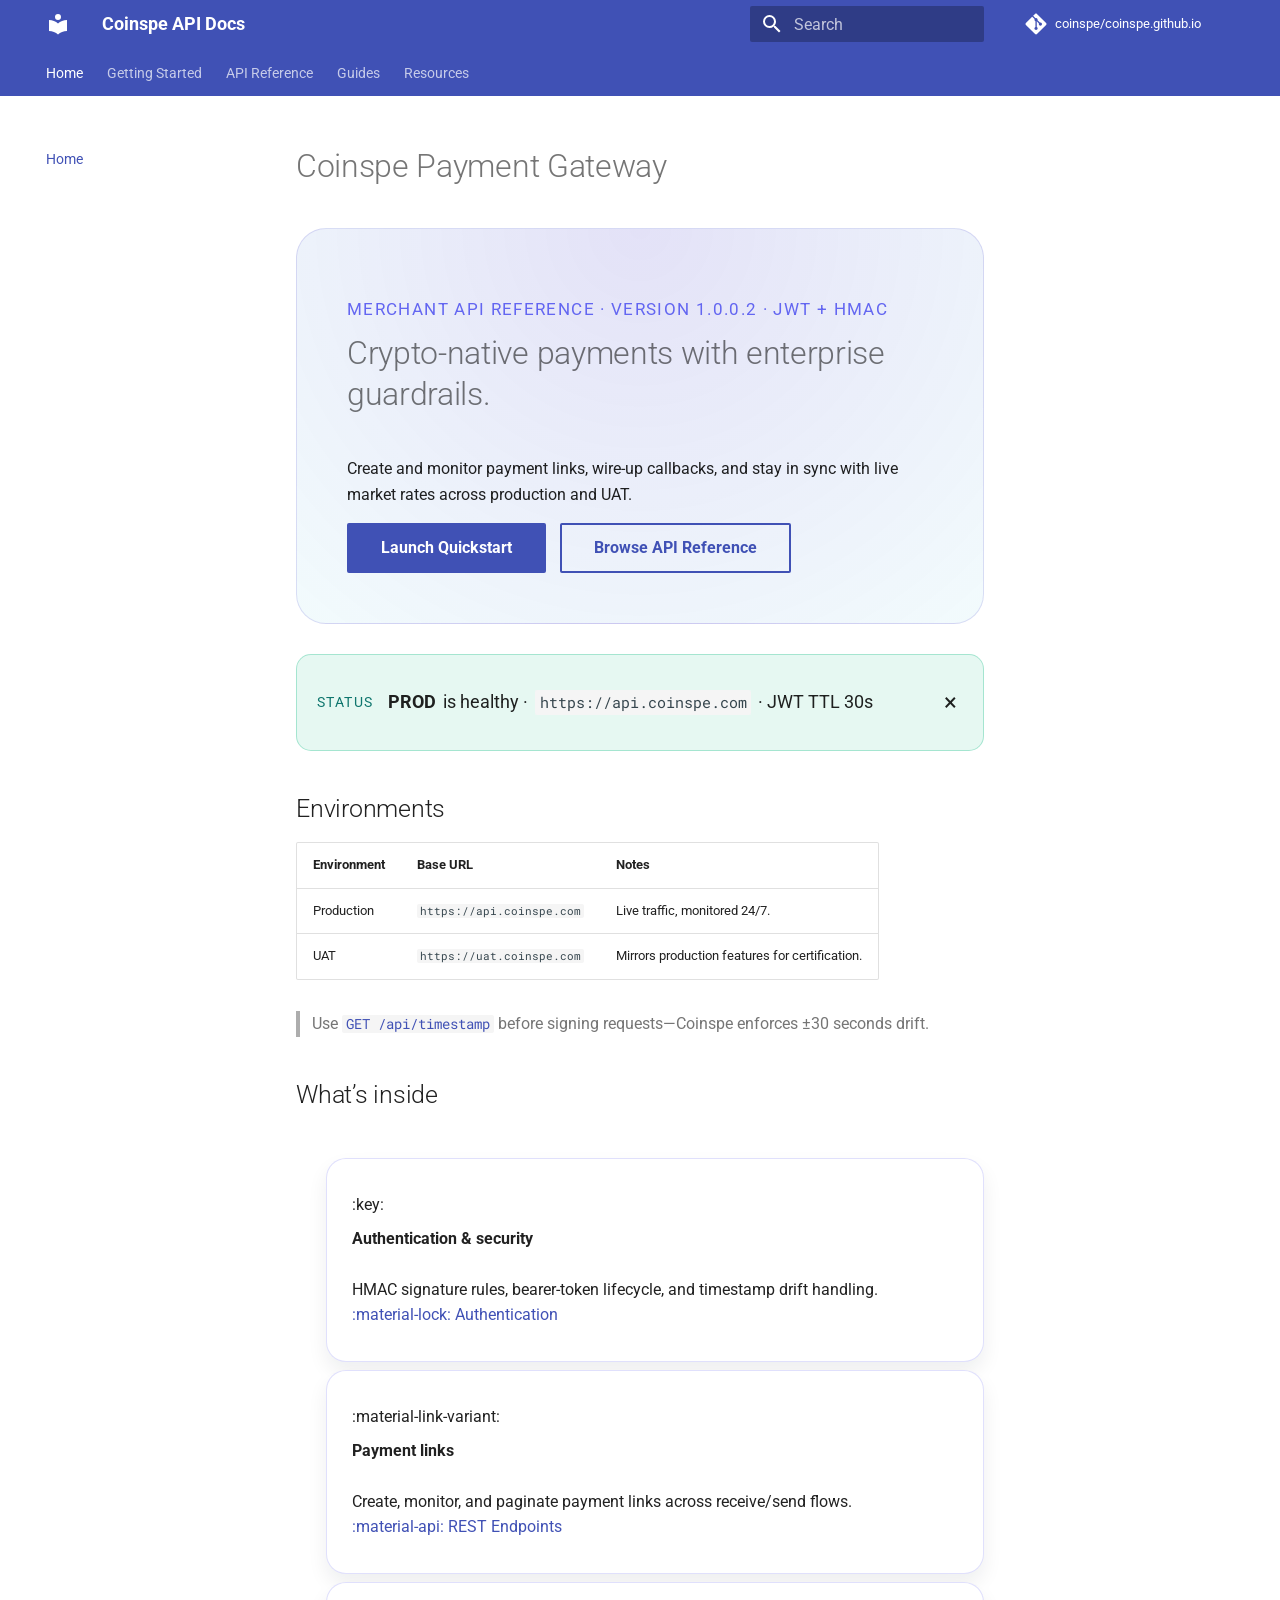
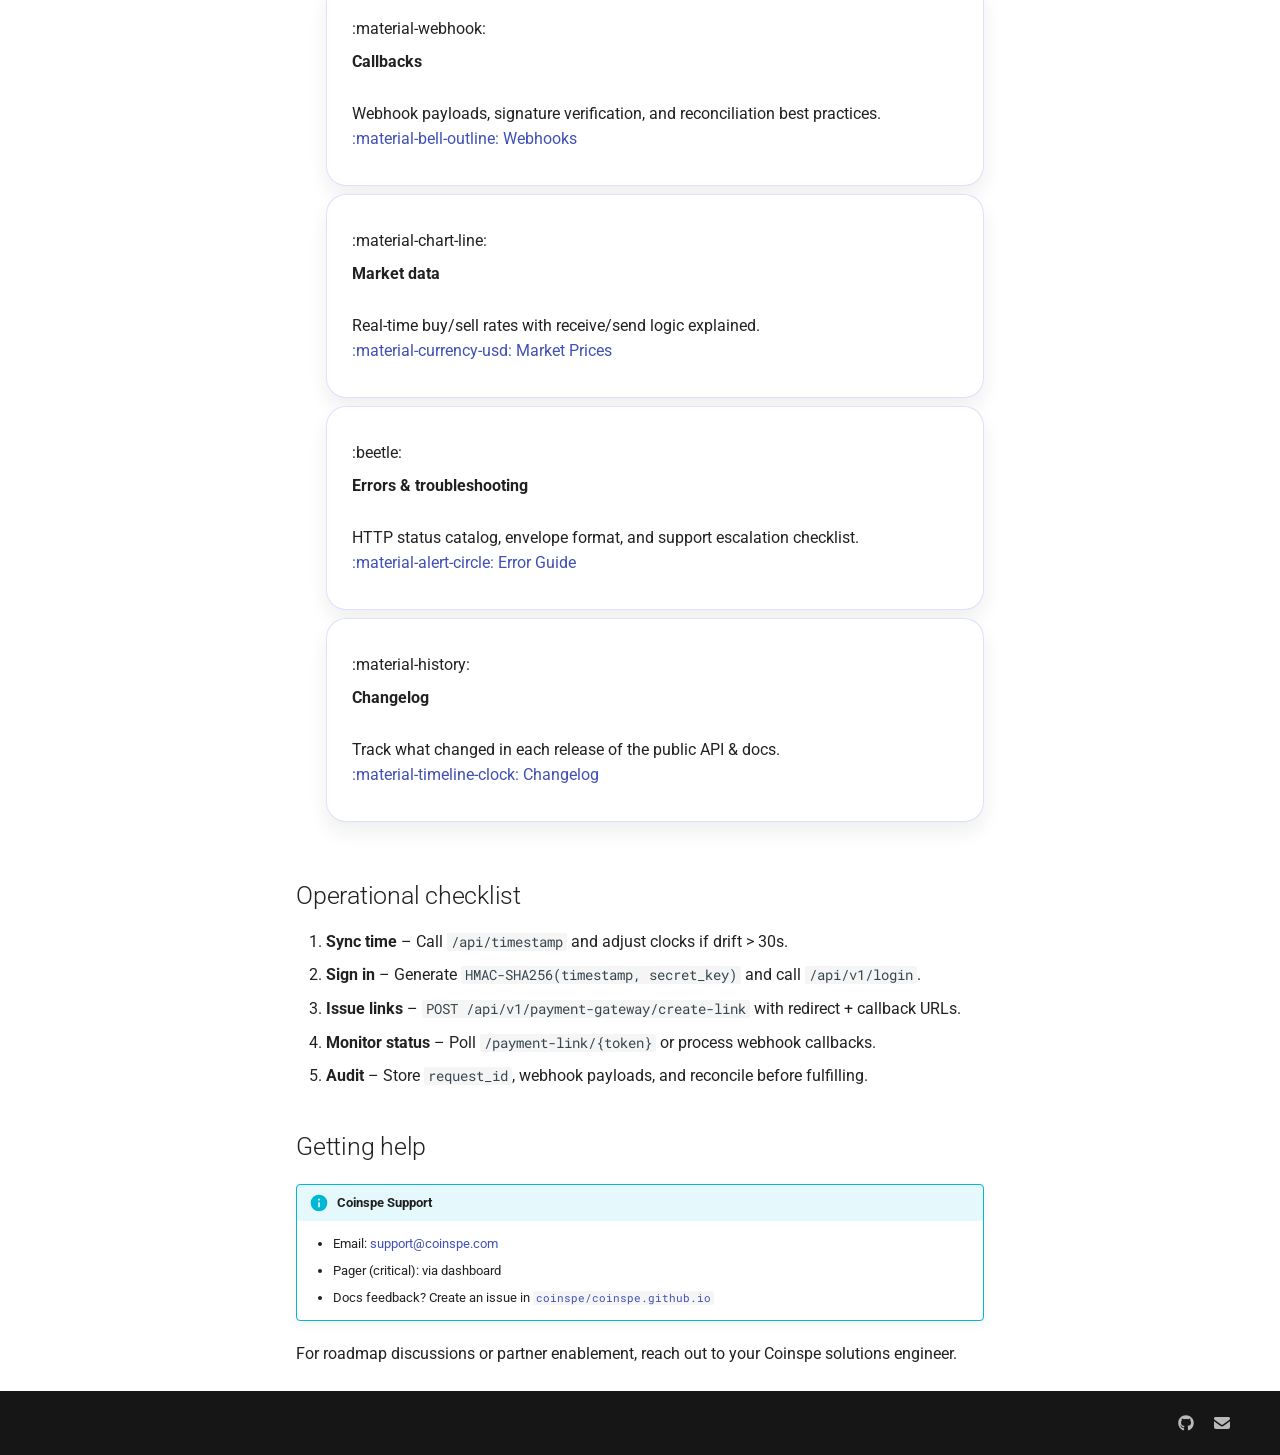
<file: index.html>
<!doctype html>
<html lang="en" class="no-js">
  <head>
    
      <meta charset="utf-8">
      <meta name="viewport" content="width=device-width,initial-scale=1">
      
        <meta name="description" content="Public API documentation for Coinspe">
      
      
        <meta name="author" content="Coinspe">
      
      
        <link rel="canonical" href="https://coinspe.github.io/">
      
      
      
        <link rel="next" href="getting-started/quickstart/">
      
      
        
      
      
      <link rel="icon" href="assets/images/favicon.png">
      <meta name="generator" content="mkdocs-1.6.1, mkdocs-material-9.7.6">
    
    
      
        <title>Coinspe API Docs</title>
      
    
    
      <link rel="stylesheet" href="assets/stylesheets/main.484c7ddc.min.css">
      
        
        <link rel="stylesheet" href="assets/stylesheets/palette.ab4e12ef.min.css">
      
      


    
    
      
    
    
      
        
        
        <link rel="preconnect" href="https://fonts.gstatic.com" crossorigin>
        <link rel="stylesheet" href="https://fonts.googleapis.com/css?family=Roboto:300,300i,400,400i,700,700i%7CRoboto+Mono:400,400i,700,700i&display=fallback">
        <style>:root{--md-text-font:"Roboto";--md-code-font:"Roboto Mono"}</style>
      
    
    
      <link rel="stylesheet" href="assets/stylesheets/overrides.css">
    
    <script>__md_scope=new URL(".",location),__md_hash=e=>[...e].reduce(((e,_)=>(e<<5)-e+_.charCodeAt(0)),0),__md_get=(e,_=localStorage,t=__md_scope)=>JSON.parse(_.getItem(t.pathname+"."+e)),__md_set=(e,_,t=localStorage,a=__md_scope)=>{try{t.setItem(a.pathname+"."+e,JSON.stringify(_))}catch(e){}}</script>
    
      

    
    
  </head>
  
  
    
    
      
    
    
    
    
    <body dir="ltr" data-md-color-scheme="default" data-md-color-primary="indigo" data-md-color-accent="cyan">
  
    
    <input class="md-toggle" data-md-toggle="drawer" type="checkbox" id="__drawer" autocomplete="off">
    <input class="md-toggle" data-md-toggle="search" type="checkbox" id="__search" autocomplete="off">
    <label class="md-overlay" for="__drawer"></label>
    <div data-md-component="skip">
      
        
        <a href="#coinspe-payment-gateway" class="md-skip">
          Skip to content
        </a>
      
    </div>
    <div data-md-component="announce">
      
    </div>
    
    
      

<header class="md-header" data-md-component="header">
  <nav class="md-header__inner md-grid" aria-label="Header">
    <a href="." title="Coinspe API Docs" class="md-header__button md-logo" aria-label="Coinspe API Docs" data-md-component="logo">
      
  
  <svg xmlns="http://www.w3.org/2000/svg" viewBox="0 0 24 24"><path d="M12 8a3 3 0 0 0 3-3 3 3 0 0 0-3-3 3 3 0 0 0-3 3 3 3 0 0 0 3 3m0 3.54C9.64 9.35 6.5 8 3 8v11c3.5 0 6.64 1.35 9 3.54 2.36-2.19 5.5-3.54 9-3.54V8c-3.5 0-6.64 1.35-9 3.54"/></svg>

    </a>
    <label class="md-header__button md-icon" for="__drawer">
      
      <svg xmlns="http://www.w3.org/2000/svg" viewBox="0 0 24 24"><path d="M3 6h18v2H3zm0 5h18v2H3zm0 5h18v2H3z"/></svg>
    </label>
    <div class="md-header__title" data-md-component="header-title">
      <div class="md-header__ellipsis">
        <div class="md-header__topic">
          <span class="md-ellipsis">
            Coinspe API Docs
          </span>
        </div>
        <div class="md-header__topic" data-md-component="header-topic">
          <span class="md-ellipsis">
            
              Home
            
          </span>
        </div>
      </div>
    </div>
    
      
        <form class="md-header__option" data-md-component="palette">
  
    
    
    
    <input class="md-option" data-md-color-media="(prefers-color-scheme: light)" data-md-color-scheme="default" data-md-color-primary="indigo" data-md-color-accent="cyan"  aria-hidden="true"  type="radio" name="__palette" id="__palette_0">
    
  
    
    
    
    <input class="md-option" data-md-color-media="(prefers-color-scheme: dark)" data-md-color-scheme="slate" data-md-color-primary="indigo" data-md-color-accent="cyan"  aria-hidden="true"  type="radio" name="__palette" id="__palette_1">
    
  
</form>
      
    
    
      <script>var palette=__md_get("__palette");if(palette&&palette.color){if("(prefers-color-scheme)"===palette.color.media){var media=matchMedia("(prefers-color-scheme: light)"),input=document.querySelector(media.matches?"[data-md-color-media='(prefers-color-scheme: light)']":"[data-md-color-media='(prefers-color-scheme: dark)']");palette.color.media=input.getAttribute("data-md-color-media"),palette.color.scheme=input.getAttribute("data-md-color-scheme"),palette.color.primary=input.getAttribute("data-md-color-primary"),palette.color.accent=input.getAttribute("data-md-color-accent")}for(var[key,value]of Object.entries(palette.color))document.body.setAttribute("data-md-color-"+key,value)}</script>
    
    
    
      
      
        <label class="md-header__button md-icon" for="__search">
          
          <svg xmlns="http://www.w3.org/2000/svg" viewBox="0 0 24 24"><path d="M9.5 3A6.5 6.5 0 0 1 16 9.5c0 1.61-.59 3.09-1.56 4.23l.27.27h.79l5 5-1.5 1.5-5-5v-.79l-.27-.27A6.52 6.52 0 0 1 9.5 16 6.5 6.5 0 0 1 3 9.5 6.5 6.5 0 0 1 9.5 3m0 2C7 5 5 7 5 9.5S7 14 9.5 14 14 12 14 9.5 12 5 9.5 5"/></svg>
        </label>
        <div class="md-search" data-md-component="search" role="dialog">
  <label class="md-search__overlay" for="__search"></label>
  <div class="md-search__inner" role="search">
    <form class="md-search__form" name="search">
      <input type="text" class="md-search__input" name="query" aria-label="Search" placeholder="Search" autocapitalize="off" autocorrect="off" autocomplete="off" spellcheck="false" data-md-component="search-query" required>
      <label class="md-search__icon md-icon" for="__search">
        
        <svg xmlns="http://www.w3.org/2000/svg" viewBox="0 0 24 24"><path d="M9.5 3A6.5 6.5 0 0 1 16 9.5c0 1.61-.59 3.09-1.56 4.23l.27.27h.79l5 5-1.5 1.5-5-5v-.79l-.27-.27A6.52 6.52 0 0 1 9.5 16 6.5 6.5 0 0 1 3 9.5 6.5 6.5 0 0 1 9.5 3m0 2C7 5 5 7 5 9.5S7 14 9.5 14 14 12 14 9.5 12 5 9.5 5"/></svg>
        
        <svg xmlns="http://www.w3.org/2000/svg" viewBox="0 0 24 24"><path d="M20 11v2H8l5.5 5.5-1.42 1.42L4.16 12l7.92-7.92L13.5 5.5 8 11z"/></svg>
      </label>
      <nav class="md-search__options" aria-label="Search">
        
        <button type="reset" class="md-search__icon md-icon" title="Clear" aria-label="Clear" tabindex="-1">
          
          <svg xmlns="http://www.w3.org/2000/svg" viewBox="0 0 24 24"><path d="M19 6.41 17.59 5 12 10.59 6.41 5 5 6.41 10.59 12 5 17.59 6.41 19 12 13.41 17.59 19 19 17.59 13.41 12z"/></svg>
        </button>
      </nav>
      
        <div class="md-search__suggest" data-md-component="search-suggest"></div>
      
    </form>
    <div class="md-search__output">
      <div class="md-search__scrollwrap" tabindex="0" data-md-scrollfix>
        <div class="md-search-result" data-md-component="search-result">
          <div class="md-search-result__meta">
            Initializing search
          </div>
          <ol class="md-search-result__list" role="presentation"></ol>
        </div>
      </div>
    </div>
  </div>
</div>
      
    
    
      <div class="md-header__source">
        <a href="https://github.com/coinspe/coinspe.github.io" title="Go to repository" class="md-source" data-md-component="source">
  <div class="md-source__icon md-icon">
    
    <svg xmlns="http://www.w3.org/2000/svg" viewBox="0 0 448 512"><!--! Font Awesome Free 7.1.0 by @fontawesome - https://fontawesome.com License - https://fontawesome.com/license/free (Icons: CC BY 4.0, Fonts: SIL OFL 1.1, Code: MIT License) Copyright 2025 Fonticons, Inc.--><path d="M439.6 236.1 244 40.5c-5.4-5.5-12.8-8.5-20.4-8.5s-15 3-20.4 8.4L162.5 81l51.5 51.5c27.1-9.1 52.7 16.8 43.4 43.7l49.7 49.7c34.2-11.8 61.2 31 35.5 56.7-26.5 26.5-70.2-2.9-56-37.3L240.3 199v121.9c25.3 12.5 22.3 41.8 9.1 55-6.4 6.4-15.2 10.1-24.3 10.1s-17.8-3.6-24.3-10.1c-17.6-17.6-11.1-46.9 11.2-56v-123c-20.8-8.5-24.6-30.7-18.6-45L142.6 101 8.5 235.1C3 240.6 0 247.9 0 255.5s3 15 8.5 20.4l195.6 195.7c5.4 5.4 12.7 8.4 20.4 8.4s15-3 20.4-8.4l194.7-194.7c5.4-5.4 8.4-12.8 8.4-20.4s-3-15-8.4-20.4"/></svg>
  </div>
  <div class="md-source__repository">
    coinspe/coinspe.github.io
  </div>
</a>
      </div>
    
  </nav>
  
</header>
    
    <div class="md-container" data-md-component="container">
      
      
        
          
            
<nav class="md-tabs" aria-label="Tabs" data-md-component="tabs">
  <div class="md-grid">
    <ul class="md-tabs__list">
      
        
  
  
  
    
  
  
    <li class="md-tabs__item md-tabs__item--active">
      <a href="." class="md-tabs__link">
        
  
  
    
  
  Home

      </a>
    </li>
  

      
        
  
  
  
  
    
    
      <li class="md-tabs__item">
        <a href="getting-started/quickstart/" class="md-tabs__link">
          
  
  
  Getting Started

        </a>
      </li>
    
  

      
        
  
  
  
  
    
    
      <li class="md-tabs__item">
        <a href="api-reference/overview/" class="md-tabs__link">
          
  
  
  API Reference

        </a>
      </li>
    
  

      
        
  
  
  
  
    
    
      <li class="md-tabs__item">
        <a href="guides/errors/" class="md-tabs__link">
          
  
  
  Guides

        </a>
      </li>
    
  

      
        
  
  
  
  
    
    
      <li class="md-tabs__item">
        <a href="resources/changelog/" class="md-tabs__link">
          
  
  
  Resources

        </a>
      </li>
    
  

      
    </ul>
  </div>
</nav>
          
        
      
      <main class="md-main" data-md-component="main">
        <div class="md-main__inner md-grid">
          
            
              
              <div class="md-sidebar md-sidebar--primary" data-md-component="sidebar" data-md-type="navigation" >
                <div class="md-sidebar__scrollwrap">
                  <div class="md-sidebar__inner">
                    


  


<nav class="md-nav md-nav--primary md-nav--lifted" aria-label="Navigation" data-md-level="0">
  <label class="md-nav__title" for="__drawer">
    <a href="." title="Coinspe API Docs" class="md-nav__button md-logo" aria-label="Coinspe API Docs" data-md-component="logo">
      
  
  <svg xmlns="http://www.w3.org/2000/svg" viewBox="0 0 24 24"><path d="M12 8a3 3 0 0 0 3-3 3 3 0 0 0-3-3 3 3 0 0 0-3 3 3 3 0 0 0 3 3m0 3.54C9.64 9.35 6.5 8 3 8v11c3.5 0 6.64 1.35 9 3.54 2.36-2.19 5.5-3.54 9-3.54V8c-3.5 0-6.64 1.35-9 3.54"/></svg>

    </a>
    Coinspe API Docs
  </label>
  
    <div class="md-nav__source">
      <a href="https://github.com/coinspe/coinspe.github.io" title="Go to repository" class="md-source" data-md-component="source">
  <div class="md-source__icon md-icon">
    
    <svg xmlns="http://www.w3.org/2000/svg" viewBox="0 0 448 512"><!--! Font Awesome Free 7.1.0 by @fontawesome - https://fontawesome.com License - https://fontawesome.com/license/free (Icons: CC BY 4.0, Fonts: SIL OFL 1.1, Code: MIT License) Copyright 2025 Fonticons, Inc.--><path d="M439.6 236.1 244 40.5c-5.4-5.5-12.8-8.5-20.4-8.5s-15 3-20.4 8.4L162.5 81l51.5 51.5c27.1-9.1 52.7 16.8 43.4 43.7l49.7 49.7c34.2-11.8 61.2 31 35.5 56.7-26.5 26.5-70.2-2.9-56-37.3L240.3 199v121.9c25.3 12.5 22.3 41.8 9.1 55-6.4 6.4-15.2 10.1-24.3 10.1s-17.8-3.6-24.3-10.1c-17.6-17.6-11.1-46.9 11.2-56v-123c-20.8-8.5-24.6-30.7-18.6-45L142.6 101 8.5 235.1C3 240.6 0 247.9 0 255.5s3 15 8.5 20.4l195.6 195.7c5.4 5.4 12.7 8.4 20.4 8.4s15-3 20.4-8.4l194.7-194.7c5.4-5.4 8.4-12.8 8.4-20.4s-3-15-8.4-20.4"/></svg>
  </div>
  <div class="md-source__repository">
    coinspe/coinspe.github.io
  </div>
</a>
    </div>
  
  <ul class="md-nav__list" data-md-scrollfix>
    
      
      
  
  
    
  
  
  
    <li class="md-nav__item md-nav__item--active">
      
      <input class="md-nav__toggle md-toggle" type="checkbox" id="__toc">
      
      
        
      
      
      <a href="." class="md-nav__link md-nav__link--active">
        
  
  
  <span class="md-ellipsis">
    
  
    Home
  

    
  </span>
  
  

      </a>
      
    </li>
  

    
      
      
  
  
  
  
    
    
    
    
      
      
    
    
    <li class="md-nav__item md-nav__item--nested">
      
        
        
        <input class="md-nav__toggle md-toggle " type="checkbox" id="__nav_2" >
        
          
          <label class="md-nav__link" for="__nav_2" id="__nav_2_label" tabindex="0">
            
  
  
  <span class="md-ellipsis">
    
  
    Getting Started
  

    
  </span>
  
  

            <span class="md-nav__icon md-icon"></span>
          </label>
        
        <nav class="md-nav" data-md-level="1" aria-labelledby="__nav_2_label" aria-expanded="false">
          <label class="md-nav__title" for="__nav_2">
            <span class="md-nav__icon md-icon"></span>
            
  
    Getting Started
  

          </label>
          <ul class="md-nav__list" data-md-scrollfix>
            
              
                
  
  
  
  
    <li class="md-nav__item">
      <a href="getting-started/quickstart/" class="md-nav__link">
        
  
  
  <span class="md-ellipsis">
    
  
    Quickstart
  

    
  </span>
  
  

      </a>
    </li>
  

              
            
              
                
  
  
  
  
    <li class="md-nav__item">
      <a href="getting-started/authentication/" class="md-nav__link">
        
  
  
  <span class="md-ellipsis">
    
  
    Authentication
  

    
  </span>
  
  

      </a>
    </li>
  

              
            
          </ul>
        </nav>
      
    </li>
  

    
      
      
  
  
  
  
    
    
    
    
      
      
    
    
    <li class="md-nav__item md-nav__item--nested">
      
        
        
        <input class="md-nav__toggle md-toggle " type="checkbox" id="__nav_3" >
        
          
          <label class="md-nav__link" for="__nav_3" id="__nav_3_label" tabindex="0">
            
  
  
  <span class="md-ellipsis">
    
  
    API Reference
  

    
  </span>
  
  

            <span class="md-nav__icon md-icon"></span>
          </label>
        
        <nav class="md-nav" data-md-level="1" aria-labelledby="__nav_3_label" aria-expanded="false">
          <label class="md-nav__title" for="__nav_3">
            <span class="md-nav__icon md-icon"></span>
            
  
    API Reference
  

          </label>
          <ul class="md-nav__list" data-md-scrollfix>
            
              
                
  
  
  
  
    <li class="md-nav__item">
      <a href="api-reference/overview/" class="md-nav__link">
        
  
  
  <span class="md-ellipsis">
    
  
    Overview
  

    
  </span>
  
  

      </a>
    </li>
  

              
            
              
                
  
  
  
  
    <li class="md-nav__item">
      <a href="api-reference/rest-endpoints/" class="md-nav__link">
        
  
  
  <span class="md-ellipsis">
    
  
    REST Endpoints
  

    
  </span>
  
  

      </a>
    </li>
  

              
            
              
                
  
  
  
  
    <li class="md-nav__item">
      <a href="api-reference/webhooks/" class="md-nav__link">
        
  
  
  <span class="md-ellipsis">
    
  
    Webhooks
  

    
  </span>
  
  

      </a>
    </li>
  

              
            
          </ul>
        </nav>
      
    </li>
  

    
      
      
  
  
  
  
    
    
    
    
      
      
    
    
    <li class="md-nav__item md-nav__item--nested">
      
        
        
        <input class="md-nav__toggle md-toggle " type="checkbox" id="__nav_4" >
        
          
          <label class="md-nav__link" for="__nav_4" id="__nav_4_label" tabindex="0">
            
  
  
  <span class="md-ellipsis">
    
  
    Guides
  

    
  </span>
  
  

            <span class="md-nav__icon md-icon"></span>
          </label>
        
        <nav class="md-nav" data-md-level="1" aria-labelledby="__nav_4_label" aria-expanded="false">
          <label class="md-nav__title" for="__nav_4">
            <span class="md-nav__icon md-icon"></span>
            
  
    Guides
  

          </label>
          <ul class="md-nav__list" data-md-scrollfix>
            
              
                
  
  
  
  
    <li class="md-nav__item">
      <a href="guides/errors/" class="md-nav__link">
        
  
  
  <span class="md-ellipsis">
    
  
    Errors & Troubleshooting
  

    
  </span>
  
  

      </a>
    </li>
  

              
            
              
                
  
  
  
  
    <li class="md-nav__item">
      <a href="guides/sdks/" class="md-nav__link">
        
  
  
  <span class="md-ellipsis">
    
  
    SDKs & Tools
  

    
  </span>
  
  

      </a>
    </li>
  

              
            
          </ul>
        </nav>
      
    </li>
  

    
      
      
  
  
  
  
    
    
    
    
      
      
    
    
    <li class="md-nav__item md-nav__item--nested">
      
        
        
        <input class="md-nav__toggle md-toggle " type="checkbox" id="__nav_5" >
        
          
          <label class="md-nav__link" for="__nav_5" id="__nav_5_label" tabindex="0">
            
  
  
  <span class="md-ellipsis">
    
  
    Resources
  

    
  </span>
  
  

            <span class="md-nav__icon md-icon"></span>
          </label>
        
        <nav class="md-nav" data-md-level="1" aria-labelledby="__nav_5_label" aria-expanded="false">
          <label class="md-nav__title" for="__nav_5">
            <span class="md-nav__icon md-icon"></span>
            
  
    Resources
  

          </label>
          <ul class="md-nav__list" data-md-scrollfix>
            
              
                
  
  
  
  
    <li class="md-nav__item">
      <a href="resources/changelog/" class="md-nav__link">
        
  
  
  <span class="md-ellipsis">
    
  
    Changelog
  

    
  </span>
  
  

      </a>
    </li>
  

              
            
              
                
  
  
  
  
    <li class="md-nav__item">
      <a href="resources/support/" class="md-nav__link">
        
  
  
  <span class="md-ellipsis">
    
  
    Support
  

    
  </span>
  
  

      </a>
    </li>
  

              
            
          </ul>
        </nav>
      
    </li>
  

    
  </ul>
</nav>
                  </div>
                </div>
              </div>
            
            
              
              <div class="md-sidebar md-sidebar--secondary" data-md-component="sidebar" data-md-type="toc" >
                <div class="md-sidebar__scrollwrap">
                  <div class="md-sidebar__inner">
                    

<nav class="md-nav md-nav--secondary" aria-label="Table of contents">
  
  
  
    
  
  
</nav>
                  </div>
                </div>
              </div>
            
          
          
            <div class="md-content" data-md-component="content">
              
                



  


              
              <article class="md-content__inner md-typeset">
                
                  



<h1 id="coinspe-payment-gateway">Coinspe Payment Gateway</h1>
<div class="hero hero--coinspe">
<p class="hero__eyebrow">Merchant API Reference · Version 1.0.0.2 · JWT + HMAC</p>
<h1 id="crypto-native-payments-with-enterprise-guardrails">Crypto-native payments with enterprise guardrails.</h1>
<p>Create and monitor payment links, wire-up callbacks, and stay in sync with live market rates across production and UAT.</p>
<div class="hero__actions">
  <a class="md-button md-button--primary" href="getting-started/quickstart/">Launch Quickstart</a>
  <a class="md-button" href="api-reference/rest-endpoints/">Browse API Reference</a>
</div>
</div>
<div class="toast" data-toast="data-toast">
<div class="toast__content">
    <span class="toast__badge">Status</span>
    <strong>PROD</strong> is healthy · <code>https://api.coinspe.com</code> · JWT TTL 30s
  </div>
<p><button class="toast__close" data-toast-close aria-label="Dismiss notification">×</button></p>
</div>
<h2 id="environments">Environments</h2>
<table>
<thead>
<tr>
<th>Environment</th>
<th>Base URL</th>
<th>Notes</th>
</tr>
</thead>
<tbody>
<tr>
<td>Production</td>
<td><code>https://api.coinspe.com</code></td>
<td>Live traffic, monitored 24/7.</td>
</tr>
<tr>
<td>UAT</td>
<td><code>https://uat.coinspe.com</code></td>
<td>Mirrors production features for certification.</td>
</tr>
</tbody>
</table>
<blockquote>
<p>Use <a href="api-reference/rest-endpoints/#fetch-server-time"><code>GET /api/timestamp</code></a> before signing requests—Coinspe enforces ±30 seconds drift.</p>
</blockquote>
<h2 id="whats-inside">What’s inside</h2>
<div class="cards cards--three">
<ul>
<li>
<p>:key: <strong>Authentication &amp; security</strong><br />
    HMAC signature rules, bearer-token lifecycle, and timestamp drift handling.<br />
<a href="getting-started/authentication/">:material-lock: Authentication</a></p>
</li>
<li>
<p>:material-link-variant: <strong>Payment links</strong><br />
    Create, monitor, and paginate payment links across receive/send flows.<br />
<a href="api-reference/rest-endpoints/">:material-api: REST Endpoints</a></p>
</li>
<li>
<p>:material-webhook: <strong>Callbacks</strong><br />
    Webhook payloads, signature verification, and reconciliation best practices.<br />
<a href="api-reference/webhooks/">:material-bell-outline: Webhooks</a></p>
</li>
<li>
<p>:material-chart-line: <strong>Market data</strong><br />
    Real-time buy/sell rates with receive/send logic explained.<br />
<a href="api-reference/rest-endpoints/#crypto-market-prices">:material-currency-usd: Market Prices</a></p>
</li>
<li>
<p>:beetle: <strong>Errors &amp; troubleshooting</strong><br />
    HTTP status catalog, envelope format, and support escalation checklist.<br />
<a href="guides/errors/">:material-alert-circle: Error Guide</a></p>
</li>
<li>
<p>:material-history: <strong>Changelog</strong><br />
    Track what changed in each release of the public API &amp; docs.<br />
<a href="resources/changelog/">:material-timeline-clock: Changelog</a></p>
</li>
</ul>
</div>
<h2 id="operational-checklist">Operational checklist</h2>
<ol>
<li><strong>Sync time</strong> – Call <code>/api/timestamp</code> and adjust clocks if drift &gt; 30s.</li>
<li><strong>Sign in</strong> – Generate <code>HMAC-SHA256(timestamp, secret_key)</code> and call <code>/api/v1/login</code>.</li>
<li><strong>Issue links</strong> – <code>POST /api/v1/payment-gateway/create-link</code> with redirect + callback URLs.</li>
<li><strong>Monitor status</strong> – Poll <code>/payment-link/{token}</code> or process webhook callbacks.</li>
<li><strong>Audit</strong> – Store <code>request_id</code>, webhook payloads, and reconcile before fulfilling.</li>
</ol>
<h2 id="getting-help">Getting help</h2>
<div class="admonition info">
<p class="admonition-title">Coinspe Support</p>
<ul>
<li>Email: <a href="mailto:support@coinspe.com">support@coinspe.com</a>  </li>
<li>Pager (critical): via dashboard  </li>
<li>Docs feedback? Create an issue in <a href="https://github.com/coinspe/coinspe.github.io"><code>coinspe/coinspe.github.io</code></a></li>
</ul>
</div>
<p>For roadmap discussions or partner enablement, reach out to your Coinspe solutions engineer.</p>












                
              </article>
            </div>
          
          
<script>var target=document.getElementById(location.hash.slice(1));target&&target.name&&(target.checked=target.name.startsWith("__tabbed_"))</script>
        </div>
        
          <button type="button" class="md-top md-icon" data-md-component="top" hidden>
  
  <svg xmlns="http://www.w3.org/2000/svg" viewBox="0 0 24 24"><path d="M13 20h-2V8l-5.5 5.5-1.42-1.42L12 4.16l7.92 7.92-1.42 1.42L13 8z"/></svg>
  Back to top
</button>
        
      </main>
      
        <footer class="md-footer">
  
  <div class="md-footer-meta md-typeset">
    <div class="md-footer-meta__inner md-grid">
      <div class="md-copyright">
  
  
</div>
      
        
<div class="md-social">
  
    
    
    
    
      
      
    
    <a href="https://github.com/coinspe" target="_blank" rel="noopener" title="github.com" class="md-social__link">
      <svg xmlns="http://www.w3.org/2000/svg" viewBox="0 0 512 512"><!--! Font Awesome Free 7.1.0 by @fontawesome - https://fontawesome.com License - https://fontawesome.com/license/free (Icons: CC BY 4.0, Fonts: SIL OFL 1.1, Code: MIT License) Copyright 2025 Fonticons, Inc.--><path d="M173.9 397.4c0 2-2.3 3.6-5.2 3.6-3.3.3-5.6-1.3-5.6-3.6 0-2 2.3-3.6 5.2-3.6 3-.3 5.6 1.3 5.6 3.6m-31.1-4.5c-.7 2 1.3 4.3 4.3 4.9 2.6 1 5.6 0 6.2-2s-1.3-4.3-4.3-5.2c-2.6-.7-5.5.3-6.2 2.3m44.2-1.7c-2.9.7-4.9 2.6-4.6 4.9.3 2 2.9 3.3 5.9 2.6 2.9-.7 4.9-2.6 4.6-4.6-.3-1.9-3-3.2-5.9-2.9M252.8 8C114.1 8 8 113.3 8 252c0 110.9 69.8 205.8 169.5 239.2 12.8 2.3 17.3-5.6 17.3-12.1 0-6.2-.3-40.4-.3-61.4 0 0-70 15-84.7-29.8 0 0-11.4-29.1-27.8-36.6 0 0-22.9-15.7 1.6-15.4 0 0 24.9 2 38.6 25.8 21.9 38.6 58.6 27.5 72.9 20.9 2.3-16 8.8-27.1 16-33.7-55.9-6.2-112.3-14.3-112.3-110.5 0-27.5 7.6-41.3 23.6-58.9-2.6-6.5-11.1-33.3 2.6-67.9 20.9-6.5 69 27 69 27 20-5.6 41.5-8.5 62.8-8.5s42.8 2.9 62.8 8.5c0 0 48.1-33.6 69-27 13.7 34.7 5.2 61.4 2.6 67.9 16 17.7 25.8 31.5 25.8 58.9 0 96.5-58.9 104.2-114.8 110.5 9.2 7.9 17 22.9 17 46.4 0 33.7-.3 75.4-.3 83.6 0 6.5 4.6 14.4 17.3 12.1C436.2 457.8 504 362.9 504 252 504 113.3 391.5 8 252.8 8M105.2 352.9c-1.3 1-1 3.3.7 5.2 1.6 1.6 3.9 2.3 5.2 1 1.3-1 1-3.3-.7-5.2-1.6-1.6-3.9-2.3-5.2-1m-10.8-8.1c-.7 1.3.3 2.9 2.3 3.9 1.6 1 3.6.7 4.3-.7.7-1.3-.3-2.9-2.3-3.9-2-.6-3.6-.3-4.3.7m32.4 35.6c-1.6 1.3-1 4.3 1.3 6.2 2.3 2.3 5.2 2.6 6.5 1 1.3-1.3.7-4.3-1.3-6.2-2.2-2.3-5.2-2.6-6.5-1m-11.4-14.7c-1.6 1-1.6 3.6 0 5.9s4.3 3.3 5.6 2.3c1.6-1.3 1.6-3.9 0-6.2-1.4-2.3-4-3.3-5.6-2"/></svg>
    </a>
  
    
    
    
    
    <a href="mailto:support@coinspe.com" target="_blank" rel="noopener" title="" class="md-social__link">
      <svg xmlns="http://www.w3.org/2000/svg" viewBox="0 0 512 512"><!--! Font Awesome Free 7.1.0 by @fontawesome - https://fontawesome.com License - https://fontawesome.com/license/free (Icons: CC BY 4.0, Fonts: SIL OFL 1.1, Code: MIT License) Copyright 2025 Fonticons, Inc.--><path d="M48 64C21.5 64 0 85.5 0 112c0 15.1 7.1 29.3 19.2 38.4l208 156a48 48 0 0 0 57.6 0l208-156c12.1-9.1 19.2-23.3 19.2-38.4 0-26.5-21.5-48-48-48zM0 196v188c0 35.3 28.7 64 64 64h384c35.3 0 64-28.7 64-64V196L313.6 344.8c-34.1 25.6-81.1 25.6-115.2 0z"/></svg>
    </a>
  
</div>
      
    </div>
  </div>
</footer>
      
    </div>
    <div class="md-dialog" data-md-component="dialog">
      <div class="md-dialog__inner md-typeset"></div>
    </div>
    
    
    
      
      
      <script id="__config" type="application/json">{"annotate": null, "base": ".", "features": ["navigation.instant", "navigation.top", "navigation.tabs", "navigation.path", "content.code.copy", "content.action.edit", "content.code.annotate", "search.highlight", "search.suggest"], "search": "assets/javascripts/workers/search.2c215733.min.js", "tags": null, "translations": {"clipboard.copied": "Copied to clipboard", "clipboard.copy": "Copy to clipboard", "search.result.more.one": "1 more on this page", "search.result.more.other": "# more on this page", "search.result.none": "No matching documents", "search.result.one": "1 matching document", "search.result.other": "# matching documents", "search.result.placeholder": "Type to start searching", "search.result.term.missing": "Missing", "select.version": "Select version"}, "version": null}</script>
    
    
      <script src="assets/javascripts/bundle.79ae519e.min.js"></script>
      
        <script src="assets/javascripts/toast.js"></script>
      
    
  </body>
</html>
</file>
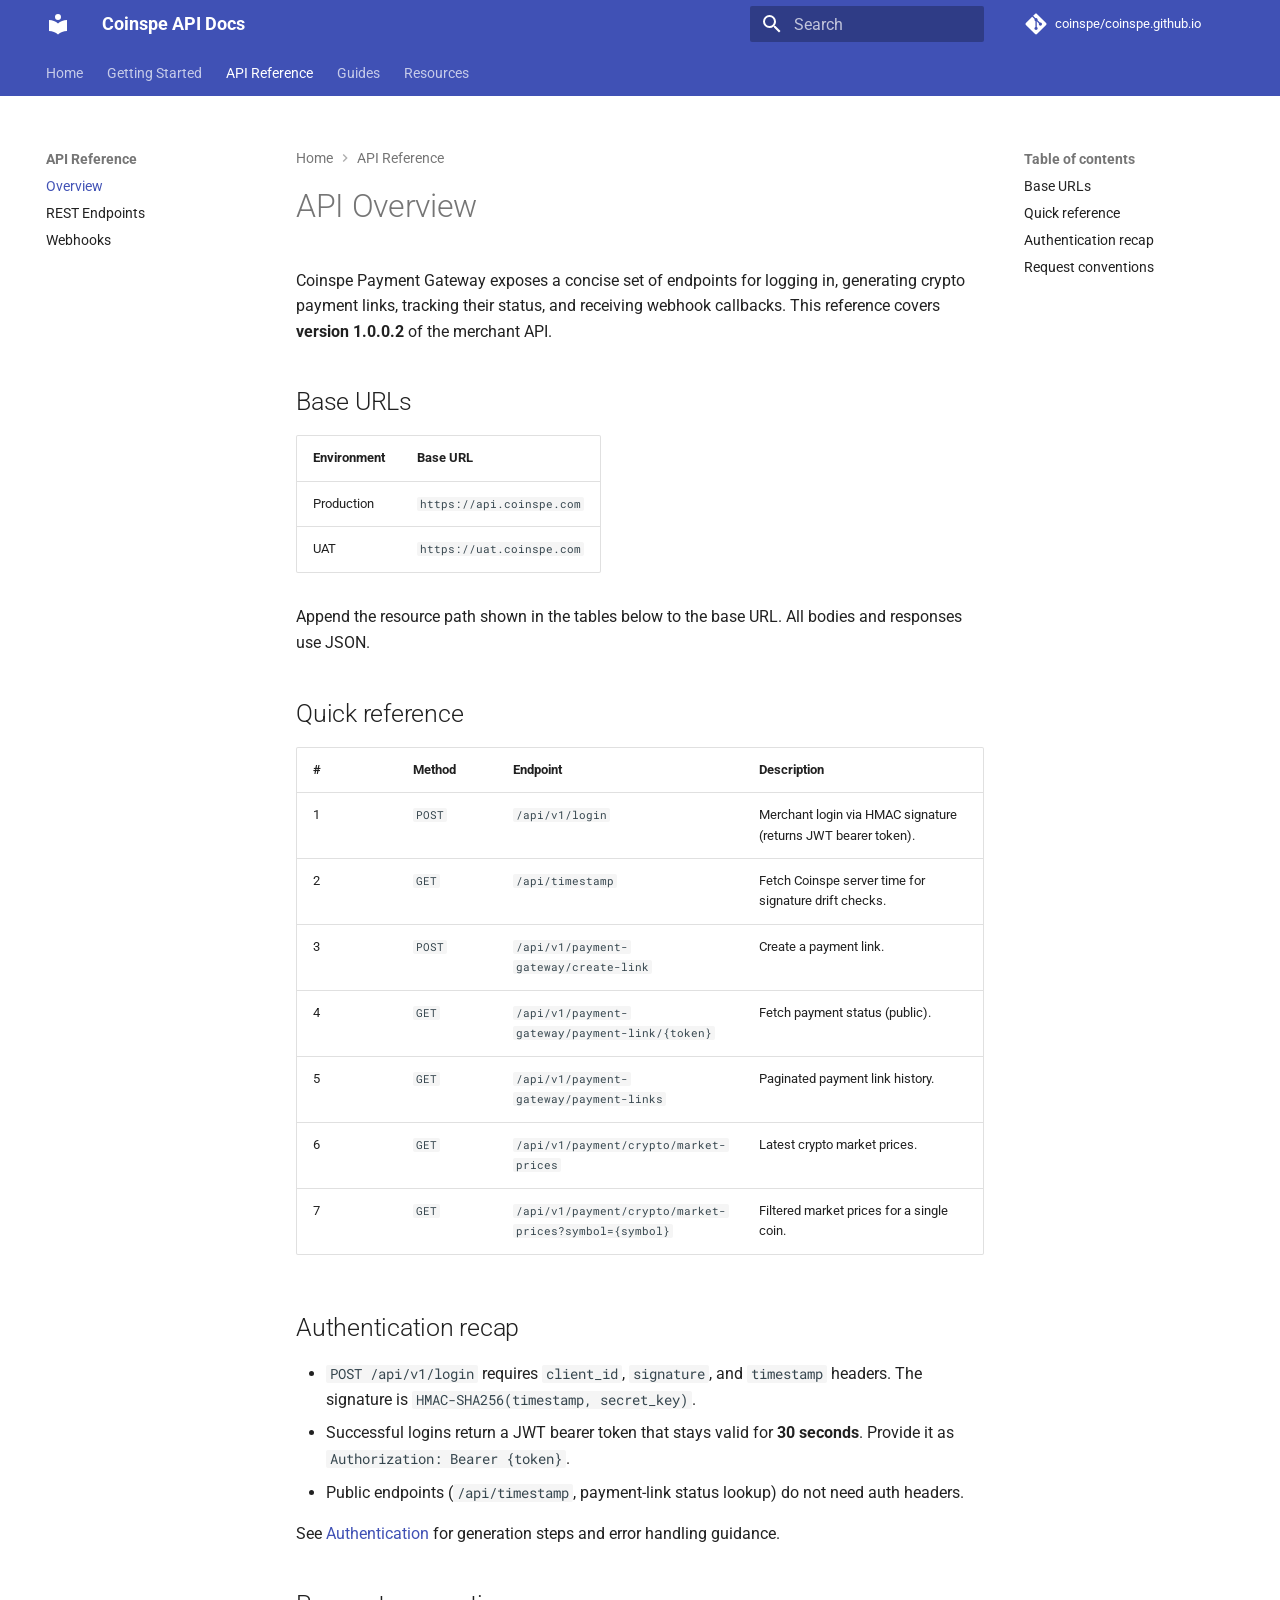
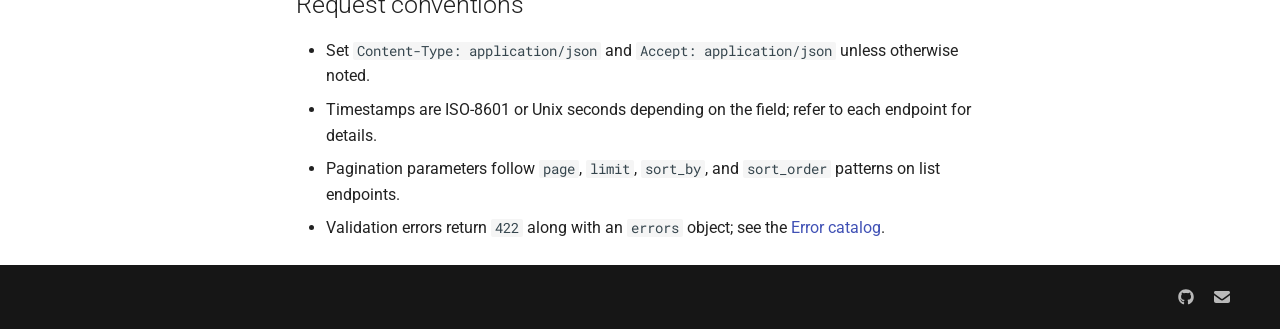
<file: api-reference/overview/index.html>
<!doctype html>
<html lang="en" class="no-js">
  <head>
    
      <meta charset="utf-8">
      <meta name="viewport" content="width=device-width,initial-scale=1">
      
        <meta name="description" content="Public API documentation for Coinspe">
      
      
        <meta name="author" content="Coinspe">
      
      
        <link rel="canonical" href="https://coinspe.github.io/api-reference/overview/">
      
      
        <link rel="prev" href="../../getting-started/authentication/">
      
      
        <link rel="next" href="../rest-endpoints/">
      
      
        
      
      
      <link rel="icon" href="../../assets/images/favicon.png">
      <meta name="generator" content="mkdocs-1.6.1, mkdocs-material-9.7.6">
    
    
      
        <title>Overview - Coinspe API Docs</title>
      
    
    
      <link rel="stylesheet" href="../../assets/stylesheets/main.484c7ddc.min.css">
      
        
        <link rel="stylesheet" href="../../assets/stylesheets/palette.ab4e12ef.min.css">
      
      


    
    
      
    
    
      
        
        
        <link rel="preconnect" href="https://fonts.gstatic.com" crossorigin>
        <link rel="stylesheet" href="https://fonts.googleapis.com/css?family=Roboto:300,300i,400,400i,700,700i%7CRoboto+Mono:400,400i,700,700i&display=fallback">
        <style>:root{--md-text-font:"Roboto";--md-code-font:"Roboto Mono"}</style>
      
    
    
      <link rel="stylesheet" href="../../assets/stylesheets/overrides.css">
    
    <script>__md_scope=new URL("../..",location),__md_hash=e=>[...e].reduce(((e,_)=>(e<<5)-e+_.charCodeAt(0)),0),__md_get=(e,_=localStorage,t=__md_scope)=>JSON.parse(_.getItem(t.pathname+"."+e)),__md_set=(e,_,t=localStorage,a=__md_scope)=>{try{t.setItem(a.pathname+"."+e,JSON.stringify(_))}catch(e){}}</script>
    
      

    
    
  </head>
  
  
    
    
      
    
    
    
    
    <body dir="ltr" data-md-color-scheme="default" data-md-color-primary="indigo" data-md-color-accent="cyan">
  
    
    <input class="md-toggle" data-md-toggle="drawer" type="checkbox" id="__drawer" autocomplete="off">
    <input class="md-toggle" data-md-toggle="search" type="checkbox" id="__search" autocomplete="off">
    <label class="md-overlay" for="__drawer"></label>
    <div data-md-component="skip">
      
        
        <a href="#api-overview" class="md-skip">
          Skip to content
        </a>
      
    </div>
    <div data-md-component="announce">
      
    </div>
    
    
      

<header class="md-header" data-md-component="header">
  <nav class="md-header__inner md-grid" aria-label="Header">
    <a href="../.." title="Coinspe API Docs" class="md-header__button md-logo" aria-label="Coinspe API Docs" data-md-component="logo">
      
  
  <svg xmlns="http://www.w3.org/2000/svg" viewBox="0 0 24 24"><path d="M12 8a3 3 0 0 0 3-3 3 3 0 0 0-3-3 3 3 0 0 0-3 3 3 3 0 0 0 3 3m0 3.54C9.64 9.35 6.5 8 3 8v11c3.5 0 6.64 1.35 9 3.54 2.36-2.19 5.5-3.54 9-3.54V8c-3.5 0-6.64 1.35-9 3.54"/></svg>

    </a>
    <label class="md-header__button md-icon" for="__drawer">
      
      <svg xmlns="http://www.w3.org/2000/svg" viewBox="0 0 24 24"><path d="M3 6h18v2H3zm0 5h18v2H3zm0 5h18v2H3z"/></svg>
    </label>
    <div class="md-header__title" data-md-component="header-title">
      <div class="md-header__ellipsis">
        <div class="md-header__topic">
          <span class="md-ellipsis">
            Coinspe API Docs
          </span>
        </div>
        <div class="md-header__topic" data-md-component="header-topic">
          <span class="md-ellipsis">
            
              Overview
            
          </span>
        </div>
      </div>
    </div>
    
      
        <form class="md-header__option" data-md-component="palette">
  
    
    
    
    <input class="md-option" data-md-color-media="(prefers-color-scheme: light)" data-md-color-scheme="default" data-md-color-primary="indigo" data-md-color-accent="cyan"  aria-hidden="true"  type="radio" name="__palette" id="__palette_0">
    
  
    
    
    
    <input class="md-option" data-md-color-media="(prefers-color-scheme: dark)" data-md-color-scheme="slate" data-md-color-primary="indigo" data-md-color-accent="cyan"  aria-hidden="true"  type="radio" name="__palette" id="__palette_1">
    
  
</form>
      
    
    
      <script>var palette=__md_get("__palette");if(palette&&palette.color){if("(prefers-color-scheme)"===palette.color.media){var media=matchMedia("(prefers-color-scheme: light)"),input=document.querySelector(media.matches?"[data-md-color-media='(prefers-color-scheme: light)']":"[data-md-color-media='(prefers-color-scheme: dark)']");palette.color.media=input.getAttribute("data-md-color-media"),palette.color.scheme=input.getAttribute("data-md-color-scheme"),palette.color.primary=input.getAttribute("data-md-color-primary"),palette.color.accent=input.getAttribute("data-md-color-accent")}for(var[key,value]of Object.entries(palette.color))document.body.setAttribute("data-md-color-"+key,value)}</script>
    
    
    
      
      
        <label class="md-header__button md-icon" for="__search">
          
          <svg xmlns="http://www.w3.org/2000/svg" viewBox="0 0 24 24"><path d="M9.5 3A6.5 6.5 0 0 1 16 9.5c0 1.61-.59 3.09-1.56 4.23l.27.27h.79l5 5-1.5 1.5-5-5v-.79l-.27-.27A6.52 6.52 0 0 1 9.5 16 6.5 6.5 0 0 1 3 9.5 6.5 6.5 0 0 1 9.5 3m0 2C7 5 5 7 5 9.5S7 14 9.5 14 14 12 14 9.5 12 5 9.5 5"/></svg>
        </label>
        <div class="md-search" data-md-component="search" role="dialog">
  <label class="md-search__overlay" for="__search"></label>
  <div class="md-search__inner" role="search">
    <form class="md-search__form" name="search">
      <input type="text" class="md-search__input" name="query" aria-label="Search" placeholder="Search" autocapitalize="off" autocorrect="off" autocomplete="off" spellcheck="false" data-md-component="search-query" required>
      <label class="md-search__icon md-icon" for="__search">
        
        <svg xmlns="http://www.w3.org/2000/svg" viewBox="0 0 24 24"><path d="M9.5 3A6.5 6.5 0 0 1 16 9.5c0 1.61-.59 3.09-1.56 4.23l.27.27h.79l5 5-1.5 1.5-5-5v-.79l-.27-.27A6.52 6.52 0 0 1 9.5 16 6.5 6.5 0 0 1 3 9.5 6.5 6.5 0 0 1 9.5 3m0 2C7 5 5 7 5 9.5S7 14 9.5 14 14 12 14 9.5 12 5 9.5 5"/></svg>
        
        <svg xmlns="http://www.w3.org/2000/svg" viewBox="0 0 24 24"><path d="M20 11v2H8l5.5 5.5-1.42 1.42L4.16 12l7.92-7.92L13.5 5.5 8 11z"/></svg>
      </label>
      <nav class="md-search__options" aria-label="Search">
        
        <button type="reset" class="md-search__icon md-icon" title="Clear" aria-label="Clear" tabindex="-1">
          
          <svg xmlns="http://www.w3.org/2000/svg" viewBox="0 0 24 24"><path d="M19 6.41 17.59 5 12 10.59 6.41 5 5 6.41 10.59 12 5 17.59 6.41 19 12 13.41 17.59 19 19 17.59 13.41 12z"/></svg>
        </button>
      </nav>
      
        <div class="md-search__suggest" data-md-component="search-suggest"></div>
      
    </form>
    <div class="md-search__output">
      <div class="md-search__scrollwrap" tabindex="0" data-md-scrollfix>
        <div class="md-search-result" data-md-component="search-result">
          <div class="md-search-result__meta">
            Initializing search
          </div>
          <ol class="md-search-result__list" role="presentation"></ol>
        </div>
      </div>
    </div>
  </div>
</div>
      
    
    
      <div class="md-header__source">
        <a href="https://github.com/coinspe/coinspe.github.io" title="Go to repository" class="md-source" data-md-component="source">
  <div class="md-source__icon md-icon">
    
    <svg xmlns="http://www.w3.org/2000/svg" viewBox="0 0 448 512"><!--! Font Awesome Free 7.1.0 by @fontawesome - https://fontawesome.com License - https://fontawesome.com/license/free (Icons: CC BY 4.0, Fonts: SIL OFL 1.1, Code: MIT License) Copyright 2025 Fonticons, Inc.--><path d="M439.6 236.1 244 40.5c-5.4-5.5-12.8-8.5-20.4-8.5s-15 3-20.4 8.4L162.5 81l51.5 51.5c27.1-9.1 52.7 16.8 43.4 43.7l49.7 49.7c34.2-11.8 61.2 31 35.5 56.7-26.5 26.5-70.2-2.9-56-37.3L240.3 199v121.9c25.3 12.5 22.3 41.8 9.1 55-6.4 6.4-15.2 10.1-24.3 10.1s-17.8-3.6-24.3-10.1c-17.6-17.6-11.1-46.9 11.2-56v-123c-20.8-8.5-24.6-30.7-18.6-45L142.6 101 8.5 235.1C3 240.6 0 247.9 0 255.5s3 15 8.5 20.4l195.6 195.7c5.4 5.4 12.7 8.4 20.4 8.4s15-3 20.4-8.4l194.7-194.7c5.4-5.4 8.4-12.8 8.4-20.4s-3-15-8.4-20.4"/></svg>
  </div>
  <div class="md-source__repository">
    coinspe/coinspe.github.io
  </div>
</a>
      </div>
    
  </nav>
  
</header>
    
    <div class="md-container" data-md-component="container">
      
      
        
          
            
<nav class="md-tabs" aria-label="Tabs" data-md-component="tabs">
  <div class="md-grid">
    <ul class="md-tabs__list">
      
        
  
  
  
  
    <li class="md-tabs__item">
      <a href="../.." class="md-tabs__link">
        
  
  
    
  
  Home

      </a>
    </li>
  

      
        
  
  
  
  
    
    
      <li class="md-tabs__item">
        <a href="../../getting-started/quickstart/" class="md-tabs__link">
          
  
  
  Getting Started

        </a>
      </li>
    
  

      
        
  
  
  
    
  
  
    
    
      <li class="md-tabs__item md-tabs__item--active">
        <a href="./" class="md-tabs__link">
          
  
  
  API Reference

        </a>
      </li>
    
  

      
        
  
  
  
  
    
    
      <li class="md-tabs__item">
        <a href="../../guides/errors/" class="md-tabs__link">
          
  
  
  Guides

        </a>
      </li>
    
  

      
        
  
  
  
  
    
    
      <li class="md-tabs__item">
        <a href="../../resources/changelog/" class="md-tabs__link">
          
  
  
  Resources

        </a>
      </li>
    
  

      
    </ul>
  </div>
</nav>
          
        
      
      <main class="md-main" data-md-component="main">
        <div class="md-main__inner md-grid">
          
            
              
              <div class="md-sidebar md-sidebar--primary" data-md-component="sidebar" data-md-type="navigation" >
                <div class="md-sidebar__scrollwrap">
                  <div class="md-sidebar__inner">
                    


  


<nav class="md-nav md-nav--primary md-nav--lifted" aria-label="Navigation" data-md-level="0">
  <label class="md-nav__title" for="__drawer">
    <a href="../.." title="Coinspe API Docs" class="md-nav__button md-logo" aria-label="Coinspe API Docs" data-md-component="logo">
      
  
  <svg xmlns="http://www.w3.org/2000/svg" viewBox="0 0 24 24"><path d="M12 8a3 3 0 0 0 3-3 3 3 0 0 0-3-3 3 3 0 0 0-3 3 3 3 0 0 0 3 3m0 3.54C9.64 9.35 6.5 8 3 8v11c3.5 0 6.64 1.35 9 3.54 2.36-2.19 5.5-3.54 9-3.54V8c-3.5 0-6.64 1.35-9 3.54"/></svg>

    </a>
    Coinspe API Docs
  </label>
  
    <div class="md-nav__source">
      <a href="https://github.com/coinspe/coinspe.github.io" title="Go to repository" class="md-source" data-md-component="source">
  <div class="md-source__icon md-icon">
    
    <svg xmlns="http://www.w3.org/2000/svg" viewBox="0 0 448 512"><!--! Font Awesome Free 7.1.0 by @fontawesome - https://fontawesome.com License - https://fontawesome.com/license/free (Icons: CC BY 4.0, Fonts: SIL OFL 1.1, Code: MIT License) Copyright 2025 Fonticons, Inc.--><path d="M439.6 236.1 244 40.5c-5.4-5.5-12.8-8.5-20.4-8.5s-15 3-20.4 8.4L162.5 81l51.5 51.5c27.1-9.1 52.7 16.8 43.4 43.7l49.7 49.7c34.2-11.8 61.2 31 35.5 56.7-26.5 26.5-70.2-2.9-56-37.3L240.3 199v121.9c25.3 12.5 22.3 41.8 9.1 55-6.4 6.4-15.2 10.1-24.3 10.1s-17.8-3.6-24.3-10.1c-17.6-17.6-11.1-46.9 11.2-56v-123c-20.8-8.5-24.6-30.7-18.6-45L142.6 101 8.5 235.1C3 240.6 0 247.9 0 255.5s3 15 8.5 20.4l195.6 195.7c5.4 5.4 12.7 8.4 20.4 8.4s15-3 20.4-8.4l194.7-194.7c5.4-5.4 8.4-12.8 8.4-20.4s-3-15-8.4-20.4"/></svg>
  </div>
  <div class="md-source__repository">
    coinspe/coinspe.github.io
  </div>
</a>
    </div>
  
  <ul class="md-nav__list" data-md-scrollfix>
    
      
      
  
  
  
  
    <li class="md-nav__item">
      <a href="../.." class="md-nav__link">
        
  
  
  <span class="md-ellipsis">
    
  
    Home
  

    
  </span>
  
  

      </a>
    </li>
  

    
      
      
  
  
  
  
    
    
    
    
      
      
    
    
    <li class="md-nav__item md-nav__item--nested">
      
        
        
        <input class="md-nav__toggle md-toggle " type="checkbox" id="__nav_2" >
        
          
          <label class="md-nav__link" for="__nav_2" id="__nav_2_label" tabindex="0">
            
  
  
  <span class="md-ellipsis">
    
  
    Getting Started
  

    
  </span>
  
  

            <span class="md-nav__icon md-icon"></span>
          </label>
        
        <nav class="md-nav" data-md-level="1" aria-labelledby="__nav_2_label" aria-expanded="false">
          <label class="md-nav__title" for="__nav_2">
            <span class="md-nav__icon md-icon"></span>
            
  
    Getting Started
  

          </label>
          <ul class="md-nav__list" data-md-scrollfix>
            
              
                
  
  
  
  
    <li class="md-nav__item">
      <a href="../../getting-started/quickstart/" class="md-nav__link">
        
  
  
  <span class="md-ellipsis">
    
  
    Quickstart
  

    
  </span>
  
  

      </a>
    </li>
  

              
            
              
                
  
  
  
  
    <li class="md-nav__item">
      <a href="../../getting-started/authentication/" class="md-nav__link">
        
  
  
  <span class="md-ellipsis">
    
  
    Authentication
  

    
  </span>
  
  

      </a>
    </li>
  

              
            
          </ul>
        </nav>
      
    </li>
  

    
      
      
  
  
    
  
  
  
    
    
    
    
      
        
        
      
      
    
    
    <li class="md-nav__item md-nav__item--active md-nav__item--section md-nav__item--nested">
      
        
        
        <input class="md-nav__toggle md-toggle " type="checkbox" id="__nav_3" checked>
        
          
          <label class="md-nav__link" for="__nav_3" id="__nav_3_label" tabindex="">
            
  
  
  <span class="md-ellipsis">
    
  
    API Reference
  

    
  </span>
  
  

            <span class="md-nav__icon md-icon"></span>
          </label>
        
        <nav class="md-nav" data-md-level="1" aria-labelledby="__nav_3_label" aria-expanded="true">
          <label class="md-nav__title" for="__nav_3">
            <span class="md-nav__icon md-icon"></span>
            
  
    API Reference
  

          </label>
          <ul class="md-nav__list" data-md-scrollfix>
            
              
                
  
  
    
  
  
  
    <li class="md-nav__item md-nav__item--active">
      
      <input class="md-nav__toggle md-toggle" type="checkbox" id="__toc">
      
      
        
      
      
        <label class="md-nav__link md-nav__link--active" for="__toc">
          
  
  
  <span class="md-ellipsis">
    
  
    Overview
  

    
  </span>
  
  

          <span class="md-nav__icon md-icon"></span>
        </label>
      
      <a href="./" class="md-nav__link md-nav__link--active">
        
  
  
  <span class="md-ellipsis">
    
  
    Overview
  

    
  </span>
  
  

      </a>
      
        

<nav class="md-nav md-nav--secondary" aria-label="Table of contents">
  
  
  
    
  
  
    <label class="md-nav__title" for="__toc">
      <span class="md-nav__icon md-icon"></span>
      Table of contents
    </label>
    <ul class="md-nav__list" data-md-component="toc" data-md-scrollfix>
      
        <li class="md-nav__item">
  <a href="#base-urls" class="md-nav__link">
    <span class="md-ellipsis">
      
        Base URLs
      
    </span>
  </a>
  
</li>
      
        <li class="md-nav__item">
  <a href="#quick-reference" class="md-nav__link">
    <span class="md-ellipsis">
      
        Quick reference
      
    </span>
  </a>
  
</li>
      
        <li class="md-nav__item">
  <a href="#authentication-recap" class="md-nav__link">
    <span class="md-ellipsis">
      
        Authentication recap
      
    </span>
  </a>
  
</li>
      
        <li class="md-nav__item">
  <a href="#request-conventions" class="md-nav__link">
    <span class="md-ellipsis">
      
        Request conventions
      
    </span>
  </a>
  
</li>
      
    </ul>
  
</nav>
      
    </li>
  

              
            
              
                
  
  
  
  
    <li class="md-nav__item">
      <a href="../rest-endpoints/" class="md-nav__link">
        
  
  
  <span class="md-ellipsis">
    
  
    REST Endpoints
  

    
  </span>
  
  

      </a>
    </li>
  

              
            
              
                
  
  
  
  
    <li class="md-nav__item">
      <a href="../webhooks/" class="md-nav__link">
        
  
  
  <span class="md-ellipsis">
    
  
    Webhooks
  

    
  </span>
  
  

      </a>
    </li>
  

              
            
          </ul>
        </nav>
      
    </li>
  

    
      
      
  
  
  
  
    
    
    
    
      
      
    
    
    <li class="md-nav__item md-nav__item--nested">
      
        
        
        <input class="md-nav__toggle md-toggle " type="checkbox" id="__nav_4" >
        
          
          <label class="md-nav__link" for="__nav_4" id="__nav_4_label" tabindex="0">
            
  
  
  <span class="md-ellipsis">
    
  
    Guides
  

    
  </span>
  
  

            <span class="md-nav__icon md-icon"></span>
          </label>
        
        <nav class="md-nav" data-md-level="1" aria-labelledby="__nav_4_label" aria-expanded="false">
          <label class="md-nav__title" for="__nav_4">
            <span class="md-nav__icon md-icon"></span>
            
  
    Guides
  

          </label>
          <ul class="md-nav__list" data-md-scrollfix>
            
              
                
  
  
  
  
    <li class="md-nav__item">
      <a href="../../guides/errors/" class="md-nav__link">
        
  
  
  <span class="md-ellipsis">
    
  
    Errors & Troubleshooting
  

    
  </span>
  
  

      </a>
    </li>
  

              
            
              
                
  
  
  
  
    <li class="md-nav__item">
      <a href="../../guides/sdks/" class="md-nav__link">
        
  
  
  <span class="md-ellipsis">
    
  
    SDKs & Tools
  

    
  </span>
  
  

      </a>
    </li>
  

              
            
          </ul>
        </nav>
      
    </li>
  

    
      
      
  
  
  
  
    
    
    
    
      
      
    
    
    <li class="md-nav__item md-nav__item--nested">
      
        
        
        <input class="md-nav__toggle md-toggle " type="checkbox" id="__nav_5" >
        
          
          <label class="md-nav__link" for="__nav_5" id="__nav_5_label" tabindex="0">
            
  
  
  <span class="md-ellipsis">
    
  
    Resources
  

    
  </span>
  
  

            <span class="md-nav__icon md-icon"></span>
          </label>
        
        <nav class="md-nav" data-md-level="1" aria-labelledby="__nav_5_label" aria-expanded="false">
          <label class="md-nav__title" for="__nav_5">
            <span class="md-nav__icon md-icon"></span>
            
  
    Resources
  

          </label>
          <ul class="md-nav__list" data-md-scrollfix>
            
              
                
  
  
  
  
    <li class="md-nav__item">
      <a href="../../resources/changelog/" class="md-nav__link">
        
  
  
  <span class="md-ellipsis">
    
  
    Changelog
  

    
  </span>
  
  

      </a>
    </li>
  

              
            
              
                
  
  
  
  
    <li class="md-nav__item">
      <a href="../../resources/support/" class="md-nav__link">
        
  
  
  <span class="md-ellipsis">
    
  
    Support
  

    
  </span>
  
  

      </a>
    </li>
  

              
            
          </ul>
        </nav>
      
    </li>
  

    
  </ul>
</nav>
                  </div>
                </div>
              </div>
            
            
              
              <div class="md-sidebar md-sidebar--secondary" data-md-component="sidebar" data-md-type="toc" >
                <div class="md-sidebar__scrollwrap">
                  <div class="md-sidebar__inner">
                    

<nav class="md-nav md-nav--secondary" aria-label="Table of contents">
  
  
  
    
  
  
    <label class="md-nav__title" for="__toc">
      <span class="md-nav__icon md-icon"></span>
      Table of contents
    </label>
    <ul class="md-nav__list" data-md-component="toc" data-md-scrollfix>
      
        <li class="md-nav__item">
  <a href="#base-urls" class="md-nav__link">
    <span class="md-ellipsis">
      
        Base URLs
      
    </span>
  </a>
  
</li>
      
        <li class="md-nav__item">
  <a href="#quick-reference" class="md-nav__link">
    <span class="md-ellipsis">
      
        Quick reference
      
    </span>
  </a>
  
</li>
      
        <li class="md-nav__item">
  <a href="#authentication-recap" class="md-nav__link">
    <span class="md-ellipsis">
      
        Authentication recap
      
    </span>
  </a>
  
</li>
      
        <li class="md-nav__item">
  <a href="#request-conventions" class="md-nav__link">
    <span class="md-ellipsis">
      
        Request conventions
      
    </span>
  </a>
  
</li>
      
    </ul>
  
</nav>
                  </div>
                </div>
              </div>
            
          
          
            <div class="md-content" data-md-component="content">
              
                



  


  <nav class="md-path" aria-label="Navigation" >
    <ol class="md-path__list">
      
        
  
  
    <li class="md-path__item">
      <a href="../.." class="md-path__link">
        
  <span class="md-ellipsis">
    Home
  </span>

      </a>
    </li>
  

      
      
        
  
  
    
    
      <li class="md-path__item">
        <a href="./" class="md-path__link">
          
  <span class="md-ellipsis">
    API Reference
  </span>

        </a>
      </li>
    
  

      
    </ol>
  </nav>

              
              <article class="md-content__inner md-typeset">
                
                  



<h1 id="api-overview">API Overview</h1>
<p>Coinspe Payment Gateway exposes a concise set of endpoints for logging in, generating crypto payment links, tracking their status, and receiving webhook callbacks. This reference covers <strong>version 1.0.0.2</strong> of the merchant API.</p>
<h2 id="base-urls">Base URLs</h2>
<table>
<thead>
<tr>
<th>Environment</th>
<th>Base URL</th>
</tr>
</thead>
<tbody>
<tr>
<td>Production</td>
<td><code>https://api.coinspe.com</code></td>
</tr>
<tr>
<td>UAT</td>
<td><code>https://uat.coinspe.com</code></td>
</tr>
</tbody>
</table>
<p>Append the resource path shown in the tables below to the base URL. All bodies and responses use JSON.</p>
<h2 id="quick-reference">Quick reference</h2>
<table>
<thead>
<tr>
<th>#</th>
<th>Method</th>
<th>Endpoint</th>
<th>Description</th>
</tr>
</thead>
<tbody>
<tr>
<td>1</td>
<td><code>POST</code></td>
<td><code>/api/v1/login</code></td>
<td>Merchant login via HMAC signature (returns JWT bearer token).</td>
</tr>
<tr>
<td>2</td>
<td><code>GET</code></td>
<td><code>/api/timestamp</code></td>
<td>Fetch Coinspe server time for signature drift checks.</td>
</tr>
<tr>
<td>3</td>
<td><code>POST</code></td>
<td><code>/api/v1/payment-gateway/create-link</code></td>
<td>Create a payment link.</td>
</tr>
<tr>
<td>4</td>
<td><code>GET</code></td>
<td><code>/api/v1/payment-gateway/payment-link/{token}</code></td>
<td>Fetch payment status (public).</td>
</tr>
<tr>
<td>5</td>
<td><code>GET</code></td>
<td><code>/api/v1/payment-gateway/payment-links</code></td>
<td>Paginated payment link history.</td>
</tr>
<tr>
<td>6</td>
<td><code>GET</code></td>
<td><code>/api/v1/payment/crypto/market-prices</code></td>
<td>Latest crypto market prices.</td>
</tr>
<tr>
<td>7</td>
<td><code>GET</code></td>
<td><code>/api/v1/payment/crypto/market-prices?symbol={symbol}</code></td>
<td>Filtered market prices for a single coin.</td>
</tr>
</tbody>
</table>
<h2 id="authentication-recap">Authentication recap</h2>
<ul>
<li><code>POST /api/v1/login</code> requires <code>client_id</code>, <code>signature</code>, and <code>timestamp</code> headers. The signature is <code>HMAC-SHA256(timestamp, secret_key)</code>.</li>
<li>Successful logins return a JWT bearer token that stays valid for <strong>30 seconds</strong>. Provide it as <code>Authorization: Bearer {token}</code>.</li>
<li>Public endpoints (<code>/api/timestamp</code>, payment-link status lookup) do not need auth headers.</li>
</ul>
<p>See <a href="../../getting-started/authentication/">Authentication</a> for generation steps and error handling guidance.</p>
<h2 id="request-conventions">Request conventions</h2>
<ul>
<li>Set <code>Content-Type: application/json</code> and <code>Accept: application/json</code> unless otherwise noted.</li>
<li>Timestamps are ISO-8601 or Unix seconds depending on the field; refer to each endpoint for details.</li>
<li>Pagination parameters follow <code>page</code>, <code>limit</code>, <code>sort_by</code>, and <code>sort_order</code> patterns on list endpoints.</li>
<li>Validation errors return <code>422</code> along with an <code>errors</code> object; see the <a href="../../guides/errors/">Error catalog</a>.</li>
</ul>












                
              </article>
            </div>
          
          
<script>var target=document.getElementById(location.hash.slice(1));target&&target.name&&(target.checked=target.name.startsWith("__tabbed_"))</script>
        </div>
        
          <button type="button" class="md-top md-icon" data-md-component="top" hidden>
  
  <svg xmlns="http://www.w3.org/2000/svg" viewBox="0 0 24 24"><path d="M13 20h-2V8l-5.5 5.5-1.42-1.42L12 4.16l7.92 7.92-1.42 1.42L13 8z"/></svg>
  Back to top
</button>
        
      </main>
      
        <footer class="md-footer">
  
  <div class="md-footer-meta md-typeset">
    <div class="md-footer-meta__inner md-grid">
      <div class="md-copyright">
  
  
</div>
      
        
<div class="md-social">
  
    
    
    
    
      
      
    
    <a href="https://github.com/coinspe" target="_blank" rel="noopener" title="github.com" class="md-social__link">
      <svg xmlns="http://www.w3.org/2000/svg" viewBox="0 0 512 512"><!--! Font Awesome Free 7.1.0 by @fontawesome - https://fontawesome.com License - https://fontawesome.com/license/free (Icons: CC BY 4.0, Fonts: SIL OFL 1.1, Code: MIT License) Copyright 2025 Fonticons, Inc.--><path d="M173.9 397.4c0 2-2.3 3.6-5.2 3.6-3.3.3-5.6-1.3-5.6-3.6 0-2 2.3-3.6 5.2-3.6 3-.3 5.6 1.3 5.6 3.6m-31.1-4.5c-.7 2 1.3 4.3 4.3 4.9 2.6 1 5.6 0 6.2-2s-1.3-4.3-4.3-5.2c-2.6-.7-5.5.3-6.2 2.3m44.2-1.7c-2.9.7-4.9 2.6-4.6 4.9.3 2 2.9 3.3 5.9 2.6 2.9-.7 4.9-2.6 4.6-4.6-.3-1.9-3-3.2-5.9-2.9M252.8 8C114.1 8 8 113.3 8 252c0 110.9 69.8 205.8 169.5 239.2 12.8 2.3 17.3-5.6 17.3-12.1 0-6.2-.3-40.4-.3-61.4 0 0-70 15-84.7-29.8 0 0-11.4-29.1-27.8-36.6 0 0-22.9-15.7 1.6-15.4 0 0 24.9 2 38.6 25.8 21.9 38.6 58.6 27.5 72.9 20.9 2.3-16 8.8-27.1 16-33.7-55.9-6.2-112.3-14.3-112.3-110.5 0-27.5 7.6-41.3 23.6-58.9-2.6-6.5-11.1-33.3 2.6-67.9 20.9-6.5 69 27 69 27 20-5.6 41.5-8.5 62.8-8.5s42.8 2.9 62.8 8.5c0 0 48.1-33.6 69-27 13.7 34.7 5.2 61.4 2.6 67.9 16 17.7 25.8 31.5 25.8 58.9 0 96.5-58.9 104.2-114.8 110.5 9.2 7.9 17 22.9 17 46.4 0 33.7-.3 75.4-.3 83.6 0 6.5 4.6 14.4 17.3 12.1C436.2 457.8 504 362.9 504 252 504 113.3 391.5 8 252.8 8M105.2 352.9c-1.3 1-1 3.3.7 5.2 1.6 1.6 3.9 2.3 5.2 1 1.3-1 1-3.3-.7-5.2-1.6-1.6-3.9-2.3-5.2-1m-10.8-8.1c-.7 1.3.3 2.9 2.3 3.9 1.6 1 3.6.7 4.3-.7.7-1.3-.3-2.9-2.3-3.9-2-.6-3.6-.3-4.3.7m32.4 35.6c-1.6 1.3-1 4.3 1.3 6.2 2.3 2.3 5.2 2.6 6.5 1 1.3-1.3.7-4.3-1.3-6.2-2.2-2.3-5.2-2.6-6.5-1m-11.4-14.7c-1.6 1-1.6 3.6 0 5.9s4.3 3.3 5.6 2.3c1.6-1.3 1.6-3.9 0-6.2-1.4-2.3-4-3.3-5.6-2"/></svg>
    </a>
  
    
    
    
    
    <a href="mailto:support@coinspe.com" target="_blank" rel="noopener" title="" class="md-social__link">
      <svg xmlns="http://www.w3.org/2000/svg" viewBox="0 0 512 512"><!--! Font Awesome Free 7.1.0 by @fontawesome - https://fontawesome.com License - https://fontawesome.com/license/free (Icons: CC BY 4.0, Fonts: SIL OFL 1.1, Code: MIT License) Copyright 2025 Fonticons, Inc.--><path d="M48 64C21.5 64 0 85.5 0 112c0 15.1 7.1 29.3 19.2 38.4l208 156a48 48 0 0 0 57.6 0l208-156c12.1-9.1 19.2-23.3 19.2-38.4 0-26.5-21.5-48-48-48zM0 196v188c0 35.3 28.7 64 64 64h384c35.3 0 64-28.7 64-64V196L313.6 344.8c-34.1 25.6-81.1 25.6-115.2 0z"/></svg>
    </a>
  
</div>
      
    </div>
  </div>
</footer>
      
    </div>
    <div class="md-dialog" data-md-component="dialog">
      <div class="md-dialog__inner md-typeset"></div>
    </div>
    
    
    
      
      
      <script id="__config" type="application/json">{"annotate": null, "base": "../..", "features": ["navigation.instant", "navigation.top", "navigation.tabs", "navigation.path", "content.code.copy", "content.action.edit", "content.code.annotate", "search.highlight", "search.suggest"], "search": "../../assets/javascripts/workers/search.2c215733.min.js", "tags": null, "translations": {"clipboard.copied": "Copied to clipboard", "clipboard.copy": "Copy to clipboard", "search.result.more.one": "1 more on this page", "search.result.more.other": "# more on this page", "search.result.none": "No matching documents", "search.result.one": "1 matching document", "search.result.other": "# matching documents", "search.result.placeholder": "Type to start searching", "search.result.term.missing": "Missing", "select.version": "Select version"}, "version": null}</script>
    
    
      <script src="../../assets/javascripts/bundle.79ae519e.min.js"></script>
      
        <script src="../../assets/javascripts/toast.js"></script>
      
    
  </body>
</html>
</file>
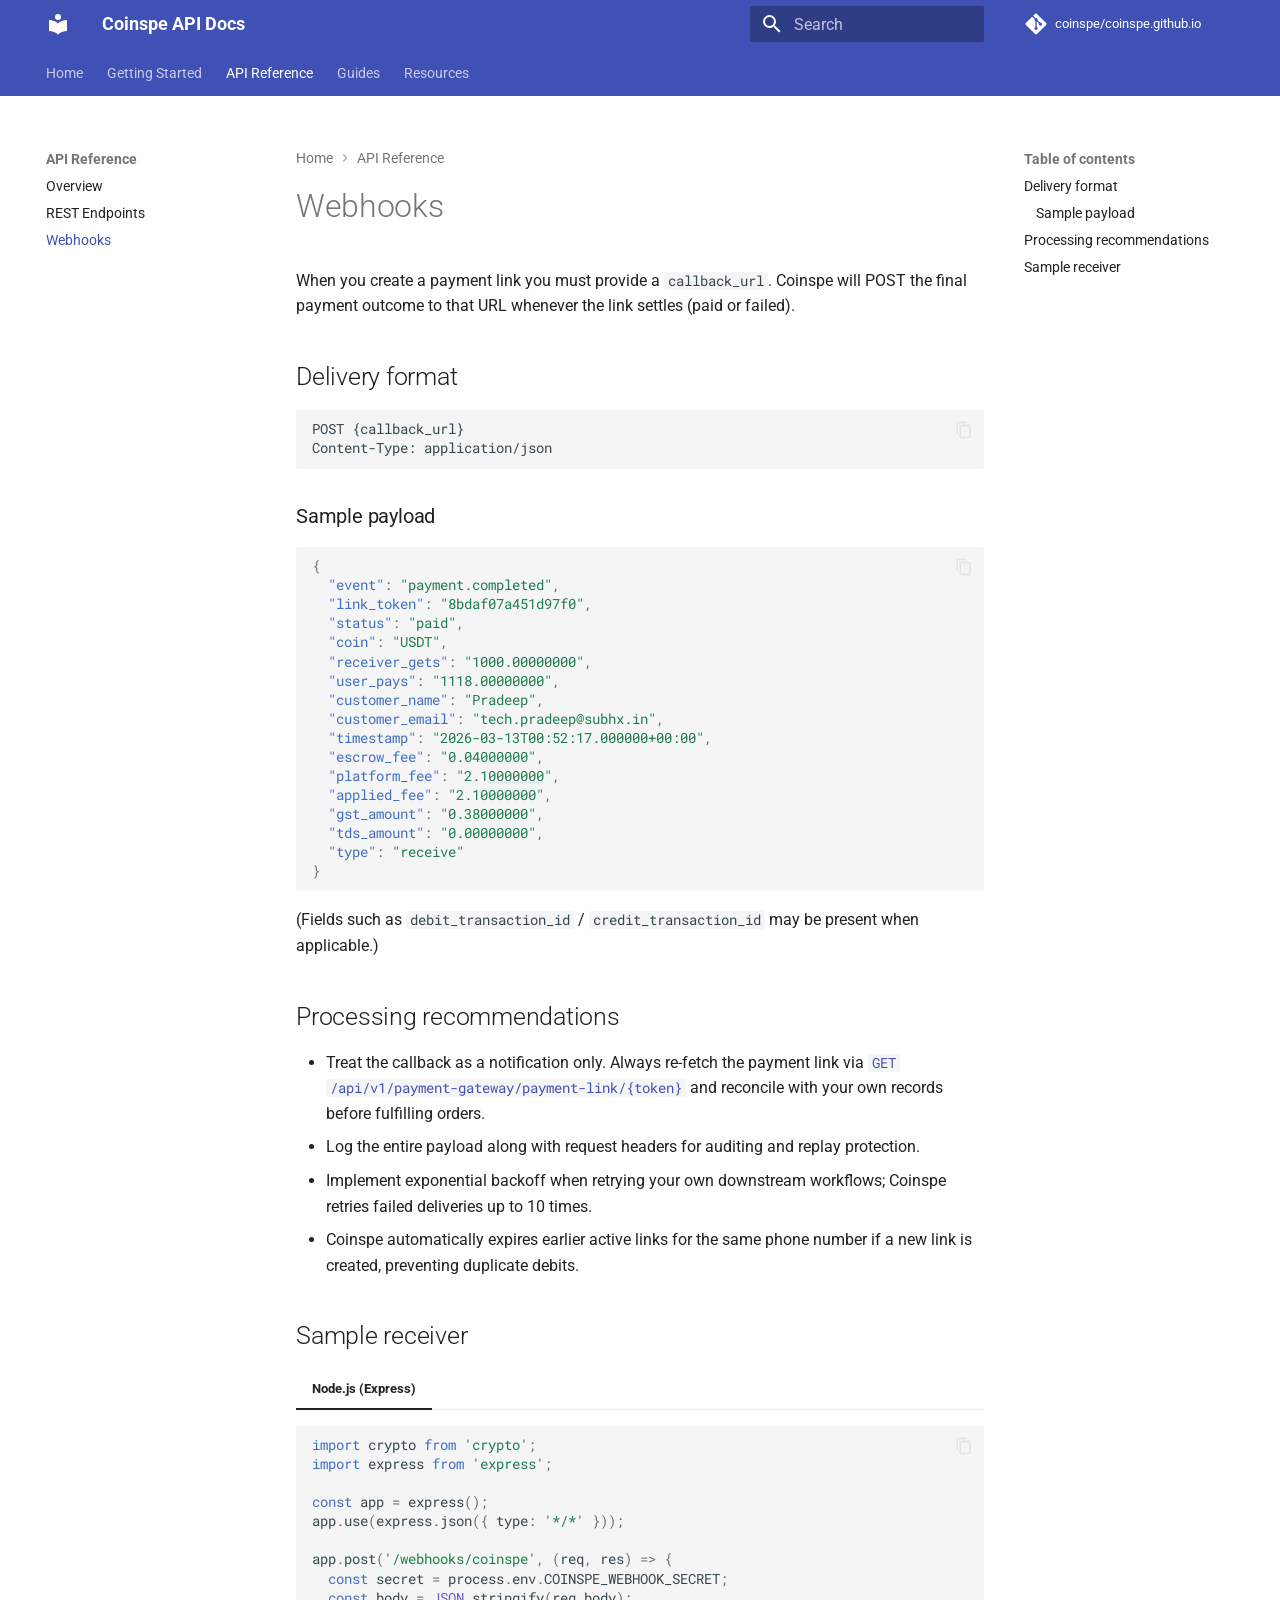
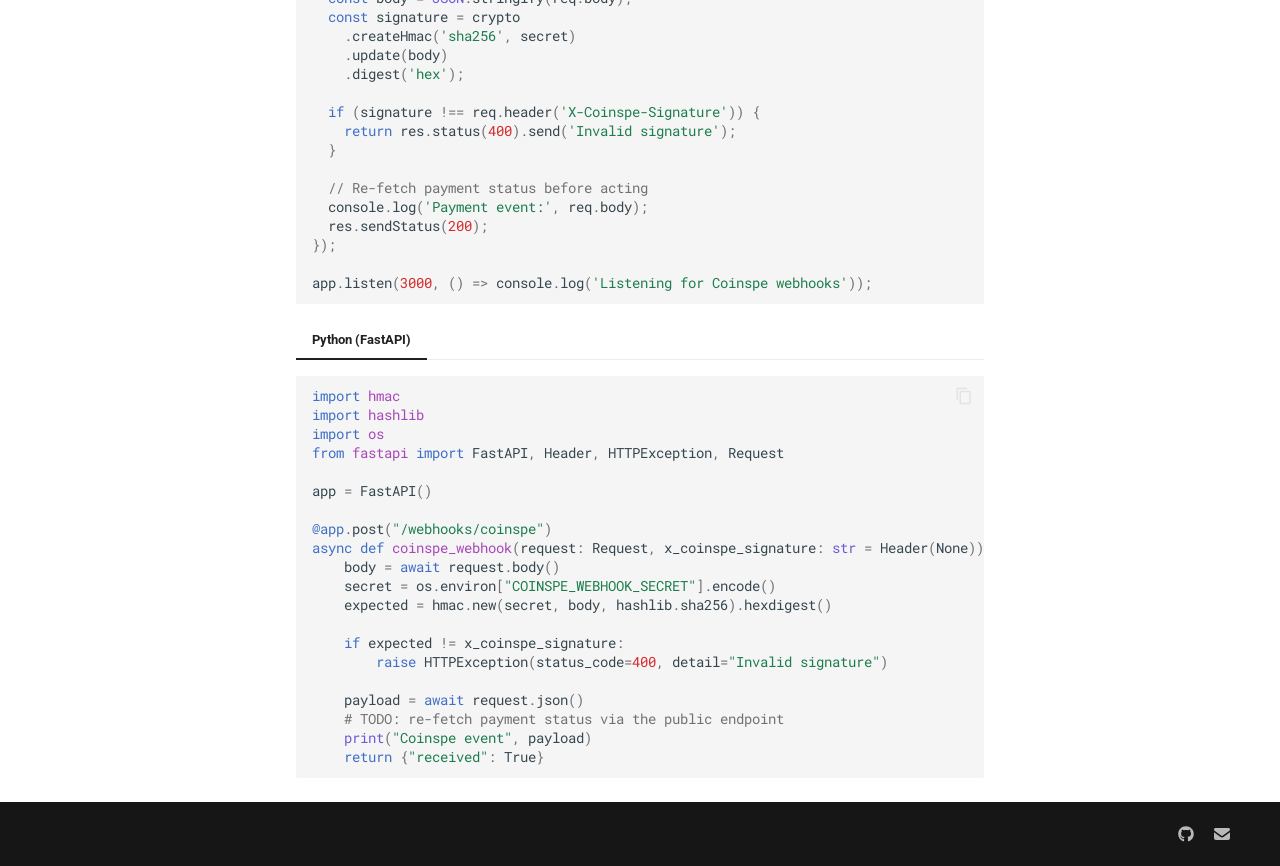
<file: api-reference/webhooks/index.html>
<!doctype html>
<html lang="en" class="no-js">
  <head>
    
      <meta charset="utf-8">
      <meta name="viewport" content="width=device-width,initial-scale=1">
      
        <meta name="description" content="Public API documentation for Coinspe">
      
      
        <meta name="author" content="Coinspe">
      
      
        <link rel="canonical" href="https://coinspe.github.io/api-reference/webhooks/">
      
      
        <link rel="prev" href="../rest-endpoints/">
      
      
        <link rel="next" href="../../guides/errors/">
      
      
        
      
      
      <link rel="icon" href="../../assets/images/favicon.png">
      <meta name="generator" content="mkdocs-1.6.1, mkdocs-material-9.7.6">
    
    
      
        <title>Webhooks - Coinspe API Docs</title>
      
    
    
      <link rel="stylesheet" href="../../assets/stylesheets/main.484c7ddc.min.css">
      
        
        <link rel="stylesheet" href="../../assets/stylesheets/palette.ab4e12ef.min.css">
      
      


    
    
      
    
    
      
        
        
        <link rel="preconnect" href="https://fonts.gstatic.com" crossorigin>
        <link rel="stylesheet" href="https://fonts.googleapis.com/css?family=Roboto:300,300i,400,400i,700,700i%7CRoboto+Mono:400,400i,700,700i&display=fallback">
        <style>:root{--md-text-font:"Roboto";--md-code-font:"Roboto Mono"}</style>
      
    
    
      <link rel="stylesheet" href="../../assets/stylesheets/overrides.css">
    
    <script>__md_scope=new URL("../..",location),__md_hash=e=>[...e].reduce(((e,_)=>(e<<5)-e+_.charCodeAt(0)),0),__md_get=(e,_=localStorage,t=__md_scope)=>JSON.parse(_.getItem(t.pathname+"."+e)),__md_set=(e,_,t=localStorage,a=__md_scope)=>{try{t.setItem(a.pathname+"."+e,JSON.stringify(_))}catch(e){}}</script>
    
      

    
    
  </head>
  
  
    
    
      
    
    
    
    
    <body dir="ltr" data-md-color-scheme="default" data-md-color-primary="indigo" data-md-color-accent="cyan">
  
    
    <input class="md-toggle" data-md-toggle="drawer" type="checkbox" id="__drawer" autocomplete="off">
    <input class="md-toggle" data-md-toggle="search" type="checkbox" id="__search" autocomplete="off">
    <label class="md-overlay" for="__drawer"></label>
    <div data-md-component="skip">
      
        
        <a href="#webhooks" class="md-skip">
          Skip to content
        </a>
      
    </div>
    <div data-md-component="announce">
      
    </div>
    
    
      

<header class="md-header" data-md-component="header">
  <nav class="md-header__inner md-grid" aria-label="Header">
    <a href="../.." title="Coinspe API Docs" class="md-header__button md-logo" aria-label="Coinspe API Docs" data-md-component="logo">
      
  
  <svg xmlns="http://www.w3.org/2000/svg" viewBox="0 0 24 24"><path d="M12 8a3 3 0 0 0 3-3 3 3 0 0 0-3-3 3 3 0 0 0-3 3 3 3 0 0 0 3 3m0 3.54C9.64 9.35 6.5 8 3 8v11c3.5 0 6.64 1.35 9 3.54 2.36-2.19 5.5-3.54 9-3.54V8c-3.5 0-6.64 1.35-9 3.54"/></svg>

    </a>
    <label class="md-header__button md-icon" for="__drawer">
      
      <svg xmlns="http://www.w3.org/2000/svg" viewBox="0 0 24 24"><path d="M3 6h18v2H3zm0 5h18v2H3zm0 5h18v2H3z"/></svg>
    </label>
    <div class="md-header__title" data-md-component="header-title">
      <div class="md-header__ellipsis">
        <div class="md-header__topic">
          <span class="md-ellipsis">
            Coinspe API Docs
          </span>
        </div>
        <div class="md-header__topic" data-md-component="header-topic">
          <span class="md-ellipsis">
            
              Webhooks
            
          </span>
        </div>
      </div>
    </div>
    
      
        <form class="md-header__option" data-md-component="palette">
  
    
    
    
    <input class="md-option" data-md-color-media="(prefers-color-scheme: light)" data-md-color-scheme="default" data-md-color-primary="indigo" data-md-color-accent="cyan"  aria-hidden="true"  type="radio" name="__palette" id="__palette_0">
    
  
    
    
    
    <input class="md-option" data-md-color-media="(prefers-color-scheme: dark)" data-md-color-scheme="slate" data-md-color-primary="indigo" data-md-color-accent="cyan"  aria-hidden="true"  type="radio" name="__palette" id="__palette_1">
    
  
</form>
      
    
    
      <script>var palette=__md_get("__palette");if(palette&&palette.color){if("(prefers-color-scheme)"===palette.color.media){var media=matchMedia("(prefers-color-scheme: light)"),input=document.querySelector(media.matches?"[data-md-color-media='(prefers-color-scheme: light)']":"[data-md-color-media='(prefers-color-scheme: dark)']");palette.color.media=input.getAttribute("data-md-color-media"),palette.color.scheme=input.getAttribute("data-md-color-scheme"),palette.color.primary=input.getAttribute("data-md-color-primary"),palette.color.accent=input.getAttribute("data-md-color-accent")}for(var[key,value]of Object.entries(palette.color))document.body.setAttribute("data-md-color-"+key,value)}</script>
    
    
    
      
      
        <label class="md-header__button md-icon" for="__search">
          
          <svg xmlns="http://www.w3.org/2000/svg" viewBox="0 0 24 24"><path d="M9.5 3A6.5 6.5 0 0 1 16 9.5c0 1.61-.59 3.09-1.56 4.23l.27.27h.79l5 5-1.5 1.5-5-5v-.79l-.27-.27A6.52 6.52 0 0 1 9.5 16 6.5 6.5 0 0 1 3 9.5 6.5 6.5 0 0 1 9.5 3m0 2C7 5 5 7 5 9.5S7 14 9.5 14 14 12 14 9.5 12 5 9.5 5"/></svg>
        </label>
        <div class="md-search" data-md-component="search" role="dialog">
  <label class="md-search__overlay" for="__search"></label>
  <div class="md-search__inner" role="search">
    <form class="md-search__form" name="search">
      <input type="text" class="md-search__input" name="query" aria-label="Search" placeholder="Search" autocapitalize="off" autocorrect="off" autocomplete="off" spellcheck="false" data-md-component="search-query" required>
      <label class="md-search__icon md-icon" for="__search">
        
        <svg xmlns="http://www.w3.org/2000/svg" viewBox="0 0 24 24"><path d="M9.5 3A6.5 6.5 0 0 1 16 9.5c0 1.61-.59 3.09-1.56 4.23l.27.27h.79l5 5-1.5 1.5-5-5v-.79l-.27-.27A6.52 6.52 0 0 1 9.5 16 6.5 6.5 0 0 1 3 9.5 6.5 6.5 0 0 1 9.5 3m0 2C7 5 5 7 5 9.5S7 14 9.5 14 14 12 14 9.5 12 5 9.5 5"/></svg>
        
        <svg xmlns="http://www.w3.org/2000/svg" viewBox="0 0 24 24"><path d="M20 11v2H8l5.5 5.5-1.42 1.42L4.16 12l7.92-7.92L13.5 5.5 8 11z"/></svg>
      </label>
      <nav class="md-search__options" aria-label="Search">
        
        <button type="reset" class="md-search__icon md-icon" title="Clear" aria-label="Clear" tabindex="-1">
          
          <svg xmlns="http://www.w3.org/2000/svg" viewBox="0 0 24 24"><path d="M19 6.41 17.59 5 12 10.59 6.41 5 5 6.41 10.59 12 5 17.59 6.41 19 12 13.41 17.59 19 19 17.59 13.41 12z"/></svg>
        </button>
      </nav>
      
        <div class="md-search__suggest" data-md-component="search-suggest"></div>
      
    </form>
    <div class="md-search__output">
      <div class="md-search__scrollwrap" tabindex="0" data-md-scrollfix>
        <div class="md-search-result" data-md-component="search-result">
          <div class="md-search-result__meta">
            Initializing search
          </div>
          <ol class="md-search-result__list" role="presentation"></ol>
        </div>
      </div>
    </div>
  </div>
</div>
      
    
    
      <div class="md-header__source">
        <a href="https://github.com/coinspe/coinspe.github.io" title="Go to repository" class="md-source" data-md-component="source">
  <div class="md-source__icon md-icon">
    
    <svg xmlns="http://www.w3.org/2000/svg" viewBox="0 0 448 512"><!--! Font Awesome Free 7.1.0 by @fontawesome - https://fontawesome.com License - https://fontawesome.com/license/free (Icons: CC BY 4.0, Fonts: SIL OFL 1.1, Code: MIT License) Copyright 2025 Fonticons, Inc.--><path d="M439.6 236.1 244 40.5c-5.4-5.5-12.8-8.5-20.4-8.5s-15 3-20.4 8.4L162.5 81l51.5 51.5c27.1-9.1 52.7 16.8 43.4 43.7l49.7 49.7c34.2-11.8 61.2 31 35.5 56.7-26.5 26.5-70.2-2.9-56-37.3L240.3 199v121.9c25.3 12.5 22.3 41.8 9.1 55-6.4 6.4-15.2 10.1-24.3 10.1s-17.8-3.6-24.3-10.1c-17.6-17.6-11.1-46.9 11.2-56v-123c-20.8-8.5-24.6-30.7-18.6-45L142.6 101 8.5 235.1C3 240.6 0 247.9 0 255.5s3 15 8.5 20.4l195.6 195.7c5.4 5.4 12.7 8.4 20.4 8.4s15-3 20.4-8.4l194.7-194.7c5.4-5.4 8.4-12.8 8.4-20.4s-3-15-8.4-20.4"/></svg>
  </div>
  <div class="md-source__repository">
    coinspe/coinspe.github.io
  </div>
</a>
      </div>
    
  </nav>
  
</header>
    
    <div class="md-container" data-md-component="container">
      
      
        
          
            
<nav class="md-tabs" aria-label="Tabs" data-md-component="tabs">
  <div class="md-grid">
    <ul class="md-tabs__list">
      
        
  
  
  
  
    <li class="md-tabs__item">
      <a href="../.." class="md-tabs__link">
        
  
  
    
  
  Home

      </a>
    </li>
  

      
        
  
  
  
  
    
    
      <li class="md-tabs__item">
        <a href="../../getting-started/quickstart/" class="md-tabs__link">
          
  
  
  Getting Started

        </a>
      </li>
    
  

      
        
  
  
  
    
  
  
    
    
      <li class="md-tabs__item md-tabs__item--active">
        <a href="../overview/" class="md-tabs__link">
          
  
  
  API Reference

        </a>
      </li>
    
  

      
        
  
  
  
  
    
    
      <li class="md-tabs__item">
        <a href="../../guides/errors/" class="md-tabs__link">
          
  
  
  Guides

        </a>
      </li>
    
  

      
        
  
  
  
  
    
    
      <li class="md-tabs__item">
        <a href="../../resources/changelog/" class="md-tabs__link">
          
  
  
  Resources

        </a>
      </li>
    
  

      
    </ul>
  </div>
</nav>
          
        
      
      <main class="md-main" data-md-component="main">
        <div class="md-main__inner md-grid">
          
            
              
              <div class="md-sidebar md-sidebar--primary" data-md-component="sidebar" data-md-type="navigation" >
                <div class="md-sidebar__scrollwrap">
                  <div class="md-sidebar__inner">
                    


  


<nav class="md-nav md-nav--primary md-nav--lifted" aria-label="Navigation" data-md-level="0">
  <label class="md-nav__title" for="__drawer">
    <a href="../.." title="Coinspe API Docs" class="md-nav__button md-logo" aria-label="Coinspe API Docs" data-md-component="logo">
      
  
  <svg xmlns="http://www.w3.org/2000/svg" viewBox="0 0 24 24"><path d="M12 8a3 3 0 0 0 3-3 3 3 0 0 0-3-3 3 3 0 0 0-3 3 3 3 0 0 0 3 3m0 3.54C9.64 9.35 6.5 8 3 8v11c3.5 0 6.64 1.35 9 3.54 2.36-2.19 5.5-3.54 9-3.54V8c-3.5 0-6.64 1.35-9 3.54"/></svg>

    </a>
    Coinspe API Docs
  </label>
  
    <div class="md-nav__source">
      <a href="https://github.com/coinspe/coinspe.github.io" title="Go to repository" class="md-source" data-md-component="source">
  <div class="md-source__icon md-icon">
    
    <svg xmlns="http://www.w3.org/2000/svg" viewBox="0 0 448 512"><!--! Font Awesome Free 7.1.0 by @fontawesome - https://fontawesome.com License - https://fontawesome.com/license/free (Icons: CC BY 4.0, Fonts: SIL OFL 1.1, Code: MIT License) Copyright 2025 Fonticons, Inc.--><path d="M439.6 236.1 244 40.5c-5.4-5.5-12.8-8.5-20.4-8.5s-15 3-20.4 8.4L162.5 81l51.5 51.5c27.1-9.1 52.7 16.8 43.4 43.7l49.7 49.7c34.2-11.8 61.2 31 35.5 56.7-26.5 26.5-70.2-2.9-56-37.3L240.3 199v121.9c25.3 12.5 22.3 41.8 9.1 55-6.4 6.4-15.2 10.1-24.3 10.1s-17.8-3.6-24.3-10.1c-17.6-17.6-11.1-46.9 11.2-56v-123c-20.8-8.5-24.6-30.7-18.6-45L142.6 101 8.5 235.1C3 240.6 0 247.9 0 255.5s3 15 8.5 20.4l195.6 195.7c5.4 5.4 12.7 8.4 20.4 8.4s15-3 20.4-8.4l194.7-194.7c5.4-5.4 8.4-12.8 8.4-20.4s-3-15-8.4-20.4"/></svg>
  </div>
  <div class="md-source__repository">
    coinspe/coinspe.github.io
  </div>
</a>
    </div>
  
  <ul class="md-nav__list" data-md-scrollfix>
    
      
      
  
  
  
  
    <li class="md-nav__item">
      <a href="../.." class="md-nav__link">
        
  
  
  <span class="md-ellipsis">
    
  
    Home
  

    
  </span>
  
  

      </a>
    </li>
  

    
      
      
  
  
  
  
    
    
    
    
      
      
    
    
    <li class="md-nav__item md-nav__item--nested">
      
        
        
        <input class="md-nav__toggle md-toggle " type="checkbox" id="__nav_2" >
        
          
          <label class="md-nav__link" for="__nav_2" id="__nav_2_label" tabindex="0">
            
  
  
  <span class="md-ellipsis">
    
  
    Getting Started
  

    
  </span>
  
  

            <span class="md-nav__icon md-icon"></span>
          </label>
        
        <nav class="md-nav" data-md-level="1" aria-labelledby="__nav_2_label" aria-expanded="false">
          <label class="md-nav__title" for="__nav_2">
            <span class="md-nav__icon md-icon"></span>
            
  
    Getting Started
  

          </label>
          <ul class="md-nav__list" data-md-scrollfix>
            
              
                
  
  
  
  
    <li class="md-nav__item">
      <a href="../../getting-started/quickstart/" class="md-nav__link">
        
  
  
  <span class="md-ellipsis">
    
  
    Quickstart
  

    
  </span>
  
  

      </a>
    </li>
  

              
            
              
                
  
  
  
  
    <li class="md-nav__item">
      <a href="../../getting-started/authentication/" class="md-nav__link">
        
  
  
  <span class="md-ellipsis">
    
  
    Authentication
  

    
  </span>
  
  

      </a>
    </li>
  

              
            
          </ul>
        </nav>
      
    </li>
  

    
      
      
  
  
    
  
  
  
    
    
    
    
      
        
        
      
      
    
    
    <li class="md-nav__item md-nav__item--active md-nav__item--section md-nav__item--nested">
      
        
        
        <input class="md-nav__toggle md-toggle " type="checkbox" id="__nav_3" checked>
        
          
          <label class="md-nav__link" for="__nav_3" id="__nav_3_label" tabindex="">
            
  
  
  <span class="md-ellipsis">
    
  
    API Reference
  

    
  </span>
  
  

            <span class="md-nav__icon md-icon"></span>
          </label>
        
        <nav class="md-nav" data-md-level="1" aria-labelledby="__nav_3_label" aria-expanded="true">
          <label class="md-nav__title" for="__nav_3">
            <span class="md-nav__icon md-icon"></span>
            
  
    API Reference
  

          </label>
          <ul class="md-nav__list" data-md-scrollfix>
            
              
                
  
  
  
  
    <li class="md-nav__item">
      <a href="../overview/" class="md-nav__link">
        
  
  
  <span class="md-ellipsis">
    
  
    Overview
  

    
  </span>
  
  

      </a>
    </li>
  

              
            
              
                
  
  
  
  
    <li class="md-nav__item">
      <a href="../rest-endpoints/" class="md-nav__link">
        
  
  
  <span class="md-ellipsis">
    
  
    REST Endpoints
  

    
  </span>
  
  

      </a>
    </li>
  

              
            
              
                
  
  
    
  
  
  
    <li class="md-nav__item md-nav__item--active">
      
      <input class="md-nav__toggle md-toggle" type="checkbox" id="__toc">
      
      
        
      
      
        <label class="md-nav__link md-nav__link--active" for="__toc">
          
  
  
  <span class="md-ellipsis">
    
  
    Webhooks
  

    
  </span>
  
  

          <span class="md-nav__icon md-icon"></span>
        </label>
      
      <a href="./" class="md-nav__link md-nav__link--active">
        
  
  
  <span class="md-ellipsis">
    
  
    Webhooks
  

    
  </span>
  
  

      </a>
      
        

<nav class="md-nav md-nav--secondary" aria-label="Table of contents">
  
  
  
    
  
  
    <label class="md-nav__title" for="__toc">
      <span class="md-nav__icon md-icon"></span>
      Table of contents
    </label>
    <ul class="md-nav__list" data-md-component="toc" data-md-scrollfix>
      
        <li class="md-nav__item">
  <a href="#delivery-format" class="md-nav__link">
    <span class="md-ellipsis">
      
        Delivery format
      
    </span>
  </a>
  
    <nav class="md-nav" aria-label="Delivery format">
      <ul class="md-nav__list">
        
          <li class="md-nav__item">
  <a href="#sample-payload" class="md-nav__link">
    <span class="md-ellipsis">
      
        Sample payload
      
    </span>
  </a>
  
</li>
        
      </ul>
    </nav>
  
</li>
      
        <li class="md-nav__item">
  <a href="#processing-recommendations" class="md-nav__link">
    <span class="md-ellipsis">
      
        Processing recommendations
      
    </span>
  </a>
  
</li>
      
        <li class="md-nav__item">
  <a href="#sample-receiver" class="md-nav__link">
    <span class="md-ellipsis">
      
        Sample receiver
      
    </span>
  </a>
  
</li>
      
    </ul>
  
</nav>
      
    </li>
  

              
            
          </ul>
        </nav>
      
    </li>
  

    
      
      
  
  
  
  
    
    
    
    
      
      
    
    
    <li class="md-nav__item md-nav__item--nested">
      
        
        
        <input class="md-nav__toggle md-toggle " type="checkbox" id="__nav_4" >
        
          
          <label class="md-nav__link" for="__nav_4" id="__nav_4_label" tabindex="0">
            
  
  
  <span class="md-ellipsis">
    
  
    Guides
  

    
  </span>
  
  

            <span class="md-nav__icon md-icon"></span>
          </label>
        
        <nav class="md-nav" data-md-level="1" aria-labelledby="__nav_4_label" aria-expanded="false">
          <label class="md-nav__title" for="__nav_4">
            <span class="md-nav__icon md-icon"></span>
            
  
    Guides
  

          </label>
          <ul class="md-nav__list" data-md-scrollfix>
            
              
                
  
  
  
  
    <li class="md-nav__item">
      <a href="../../guides/errors/" class="md-nav__link">
        
  
  
  <span class="md-ellipsis">
    
  
    Errors & Troubleshooting
  

    
  </span>
  
  

      </a>
    </li>
  

              
            
              
                
  
  
  
  
    <li class="md-nav__item">
      <a href="../../guides/sdks/" class="md-nav__link">
        
  
  
  <span class="md-ellipsis">
    
  
    SDKs & Tools
  

    
  </span>
  
  

      </a>
    </li>
  

              
            
          </ul>
        </nav>
      
    </li>
  

    
      
      
  
  
  
  
    
    
    
    
      
      
    
    
    <li class="md-nav__item md-nav__item--nested">
      
        
        
        <input class="md-nav__toggle md-toggle " type="checkbox" id="__nav_5" >
        
          
          <label class="md-nav__link" for="__nav_5" id="__nav_5_label" tabindex="0">
            
  
  
  <span class="md-ellipsis">
    
  
    Resources
  

    
  </span>
  
  

            <span class="md-nav__icon md-icon"></span>
          </label>
        
        <nav class="md-nav" data-md-level="1" aria-labelledby="__nav_5_label" aria-expanded="false">
          <label class="md-nav__title" for="__nav_5">
            <span class="md-nav__icon md-icon"></span>
            
  
    Resources
  

          </label>
          <ul class="md-nav__list" data-md-scrollfix>
            
              
                
  
  
  
  
    <li class="md-nav__item">
      <a href="../../resources/changelog/" class="md-nav__link">
        
  
  
  <span class="md-ellipsis">
    
  
    Changelog
  

    
  </span>
  
  

      </a>
    </li>
  

              
            
              
                
  
  
  
  
    <li class="md-nav__item">
      <a href="../../resources/support/" class="md-nav__link">
        
  
  
  <span class="md-ellipsis">
    
  
    Support
  

    
  </span>
  
  

      </a>
    </li>
  

              
            
          </ul>
        </nav>
      
    </li>
  

    
  </ul>
</nav>
                  </div>
                </div>
              </div>
            
            
              
              <div class="md-sidebar md-sidebar--secondary" data-md-component="sidebar" data-md-type="toc" >
                <div class="md-sidebar__scrollwrap">
                  <div class="md-sidebar__inner">
                    

<nav class="md-nav md-nav--secondary" aria-label="Table of contents">
  
  
  
    
  
  
    <label class="md-nav__title" for="__toc">
      <span class="md-nav__icon md-icon"></span>
      Table of contents
    </label>
    <ul class="md-nav__list" data-md-component="toc" data-md-scrollfix>
      
        <li class="md-nav__item">
  <a href="#delivery-format" class="md-nav__link">
    <span class="md-ellipsis">
      
        Delivery format
      
    </span>
  </a>
  
    <nav class="md-nav" aria-label="Delivery format">
      <ul class="md-nav__list">
        
          <li class="md-nav__item">
  <a href="#sample-payload" class="md-nav__link">
    <span class="md-ellipsis">
      
        Sample payload
      
    </span>
  </a>
  
</li>
        
      </ul>
    </nav>
  
</li>
      
        <li class="md-nav__item">
  <a href="#processing-recommendations" class="md-nav__link">
    <span class="md-ellipsis">
      
        Processing recommendations
      
    </span>
  </a>
  
</li>
      
        <li class="md-nav__item">
  <a href="#sample-receiver" class="md-nav__link">
    <span class="md-ellipsis">
      
        Sample receiver
      
    </span>
  </a>
  
</li>
      
    </ul>
  
</nav>
                  </div>
                </div>
              </div>
            
          
          
            <div class="md-content" data-md-component="content">
              
                



  


  <nav class="md-path" aria-label="Navigation" >
    <ol class="md-path__list">
      
        
  
  
    <li class="md-path__item">
      <a href="../.." class="md-path__link">
        
  <span class="md-ellipsis">
    Home
  </span>

      </a>
    </li>
  

      
      
        
  
  
    
    
      <li class="md-path__item">
        <a href="../overview/" class="md-path__link">
          
  <span class="md-ellipsis">
    API Reference
  </span>

        </a>
      </li>
    
  

      
    </ol>
  </nav>

              
              <article class="md-content__inner md-typeset">
                
                  



<h1 id="webhooks">Webhooks</h1>
<p>When you create a payment link you must provide a <code>callback_url</code>. Coinspe will POST the final payment outcome to that URL whenever the link settles (paid or failed).</p>
<h2 id="delivery-format">Delivery format</h2>
<div class="highlight"><pre><span></span><code>POST {callback_url}
Content-Type: application/json
</code></pre></div>
<h3 id="sample-payload">Sample payload</h3>
<div class="highlight"><pre><span></span><code><span class="p">{</span>
<span class="w">  </span><span class="nt">&quot;event&quot;</span><span class="p">:</span><span class="w"> </span><span class="s2">&quot;payment.completed&quot;</span><span class="p">,</span>
<span class="w">  </span><span class="nt">&quot;link_token&quot;</span><span class="p">:</span><span class="w"> </span><span class="s2">&quot;8bdaf07a451d97f0&quot;</span><span class="p">,</span>
<span class="w">  </span><span class="nt">&quot;status&quot;</span><span class="p">:</span><span class="w"> </span><span class="s2">&quot;paid&quot;</span><span class="p">,</span>
<span class="w">  </span><span class="nt">&quot;coin&quot;</span><span class="p">:</span><span class="w"> </span><span class="s2">&quot;USDT&quot;</span><span class="p">,</span>
<span class="w">  </span><span class="nt">&quot;receiver_gets&quot;</span><span class="p">:</span><span class="w"> </span><span class="s2">&quot;1000.00000000&quot;</span><span class="p">,</span>
<span class="w">  </span><span class="nt">&quot;user_pays&quot;</span><span class="p">:</span><span class="w"> </span><span class="s2">&quot;1118.00000000&quot;</span><span class="p">,</span>
<span class="w">  </span><span class="nt">&quot;customer_name&quot;</span><span class="p">:</span><span class="w"> </span><span class="s2">&quot;Pradeep&quot;</span><span class="p">,</span>
<span class="w">  </span><span class="nt">&quot;customer_email&quot;</span><span class="p">:</span><span class="w"> </span><span class="s2">&quot;tech.pradeep@subhx.in&quot;</span><span class="p">,</span>
<span class="w">  </span><span class="nt">&quot;timestamp&quot;</span><span class="p">:</span><span class="w"> </span><span class="s2">&quot;2026-03-13T00:52:17.000000+00:00&quot;</span><span class="p">,</span>
<span class="w">  </span><span class="nt">&quot;escrow_fee&quot;</span><span class="p">:</span><span class="w"> </span><span class="s2">&quot;0.04000000&quot;</span><span class="p">,</span>
<span class="w">  </span><span class="nt">&quot;platform_fee&quot;</span><span class="p">:</span><span class="w"> </span><span class="s2">&quot;2.10000000&quot;</span><span class="p">,</span>
<span class="w">  </span><span class="nt">&quot;applied_fee&quot;</span><span class="p">:</span><span class="w"> </span><span class="s2">&quot;2.10000000&quot;</span><span class="p">,</span>
<span class="w">  </span><span class="nt">&quot;gst_amount&quot;</span><span class="p">:</span><span class="w"> </span><span class="s2">&quot;0.38000000&quot;</span><span class="p">,</span>
<span class="w">  </span><span class="nt">&quot;tds_amount&quot;</span><span class="p">:</span><span class="w"> </span><span class="s2">&quot;0.00000000&quot;</span><span class="p">,</span>
<span class="w">  </span><span class="nt">&quot;type&quot;</span><span class="p">:</span><span class="w"> </span><span class="s2">&quot;receive&quot;</span>
<span class="p">}</span>
</code></pre></div>
<p>(Fields such as <code>debit_transaction_id</code> / <code>credit_transaction_id</code> may be present when applicable.)</p>
<h2 id="processing-recommendations">Processing recommendations</h2>
<ul>
<li>Treat the callback as a notification only. Always re-fetch the payment link via <a href="../rest-endpoints/#fetch-payment-status"><code>GET /api/v1/payment-gateway/payment-link/{token}</code></a> and reconcile with your own records before fulfilling orders.</li>
<li>Log the entire payload along with request headers for auditing and replay protection.</li>
<li>Implement exponential backoff when retrying your own downstream workflows; Coinspe retries failed deliveries up to 10 times.</li>
<li>Coinspe automatically expires earlier active links for the same phone number if a new link is created, preventing duplicate debits.</li>
</ul>
<h2 id="sample-receiver">Sample receiver</h2>
<div class="tabbed-set tabbed-alternate" data-tabs="1:1"><input checked="checked" id="__tabbed_1_1" name="__tabbed_1" type="radio" /><div class="tabbed-labels"><label for="__tabbed_1_1">Node.js (Express)</label></div>
<div class="tabbed-content">
<div class="tabbed-block"></div>
</div>
</div>
<div class="highlight"><pre><span></span><code><span class="k">import</span><span class="w"> </span><span class="nx">crypto</span><span class="w"> </span><span class="kr">from</span><span class="w"> </span><span class="s1">&#39;crypto&#39;</span><span class="p">;</span>
<span class="k">import</span><span class="w"> </span><span class="nx">express</span><span class="w"> </span><span class="kr">from</span><span class="w"> </span><span class="s1">&#39;express&#39;</span><span class="p">;</span>

<span class="kd">const</span><span class="w"> </span><span class="nx">app</span><span class="w"> </span><span class="o">=</span><span class="w"> </span><span class="nx">express</span><span class="p">();</span>
<span class="nx">app</span><span class="p">.</span><span class="nx">use</span><span class="p">(</span><span class="nx">express</span><span class="p">.</span><span class="nx">json</span><span class="p">({</span><span class="w"> </span><span class="nx">type</span><span class="o">:</span><span class="w"> </span><span class="s1">&#39;*/*&#39;</span><span class="w"> </span><span class="p">}));</span>

<span class="nx">app</span><span class="p">.</span><span class="nx">post</span><span class="p">(</span><span class="s1">&#39;/webhooks/coinspe&#39;</span><span class="p">,</span><span class="w"> </span><span class="p">(</span><span class="nx">req</span><span class="p">,</span><span class="w"> </span><span class="nx">res</span><span class="p">)</span><span class="w"> </span><span class="p">=&gt;</span><span class="w"> </span><span class="p">{</span>
<span class="w">  </span><span class="kd">const</span><span class="w"> </span><span class="nx">secret</span><span class="w"> </span><span class="o">=</span><span class="w"> </span><span class="nx">process</span><span class="p">.</span><span class="nx">env</span><span class="p">.</span><span class="nx">COINSPE_WEBHOOK_SECRET</span><span class="p">;</span>
<span class="w">  </span><span class="kd">const</span><span class="w"> </span><span class="nx">body</span><span class="w"> </span><span class="o">=</span><span class="w"> </span><span class="nb">JSON</span><span class="p">.</span><span class="nx">stringify</span><span class="p">(</span><span class="nx">req</span><span class="p">.</span><span class="nx">body</span><span class="p">);</span>
<span class="w">  </span><span class="kd">const</span><span class="w"> </span><span class="nx">signature</span><span class="w"> </span><span class="o">=</span><span class="w"> </span><span class="nx">crypto</span>
<span class="w">    </span><span class="p">.</span><span class="nx">createHmac</span><span class="p">(</span><span class="s1">&#39;sha256&#39;</span><span class="p">,</span><span class="w"> </span><span class="nx">secret</span><span class="p">)</span>
<span class="w">    </span><span class="p">.</span><span class="nx">update</span><span class="p">(</span><span class="nx">body</span><span class="p">)</span>
<span class="w">    </span><span class="p">.</span><span class="nx">digest</span><span class="p">(</span><span class="s1">&#39;hex&#39;</span><span class="p">);</span>

<span class="w">  </span><span class="k">if</span><span class="w"> </span><span class="p">(</span><span class="nx">signature</span><span class="w"> </span><span class="o">!==</span><span class="w"> </span><span class="nx">req</span><span class="p">.</span><span class="nx">header</span><span class="p">(</span><span class="s1">&#39;X-Coinspe-Signature&#39;</span><span class="p">))</span><span class="w"> </span><span class="p">{</span>
<span class="w">    </span><span class="k">return</span><span class="w"> </span><span class="nx">res</span><span class="p">.</span><span class="nx">status</span><span class="p">(</span><span class="mf">400</span><span class="p">).</span><span class="nx">send</span><span class="p">(</span><span class="s1">&#39;Invalid signature&#39;</span><span class="p">);</span>
<span class="w">  </span><span class="p">}</span>

<span class="w">  </span><span class="c1">// Re-fetch payment status before acting</span>
<span class="w">  </span><span class="nx">console</span><span class="p">.</span><span class="nx">log</span><span class="p">(</span><span class="s1">&#39;Payment event:&#39;</span><span class="p">,</span><span class="w"> </span><span class="nx">req</span><span class="p">.</span><span class="nx">body</span><span class="p">);</span>
<span class="w">  </span><span class="nx">res</span><span class="p">.</span><span class="nx">sendStatus</span><span class="p">(</span><span class="mf">200</span><span class="p">);</span>
<span class="p">});</span>

<span class="nx">app</span><span class="p">.</span><span class="nx">listen</span><span class="p">(</span><span class="mf">3000</span><span class="p">,</span><span class="w"> </span><span class="p">()</span><span class="w"> </span><span class="p">=&gt;</span><span class="w"> </span><span class="nx">console</span><span class="p">.</span><span class="nx">log</span><span class="p">(</span><span class="s1">&#39;Listening for Coinspe webhooks&#39;</span><span class="p">));</span>
</code></pre></div>
<div class="tabbed-set tabbed-alternate" data-tabs="2:1"><input checked="checked" id="__tabbed_2_1" name="__tabbed_2" type="radio" /><div class="tabbed-labels"><label for="__tabbed_2_1">Python (FastAPI)</label></div>
<div class="tabbed-content">
<div class="tabbed-block"></div>
</div>
</div>
<div class="highlight"><pre><span></span><code><span class="kn">import</span><span class="w"> </span><span class="nn">hmac</span>
<span class="kn">import</span><span class="w"> </span><span class="nn">hashlib</span>
<span class="kn">import</span><span class="w"> </span><span class="nn">os</span>
<span class="kn">from</span><span class="w"> </span><span class="nn">fastapi</span><span class="w"> </span><span class="kn">import</span> <span class="n">FastAPI</span><span class="p">,</span> <span class="n">Header</span><span class="p">,</span> <span class="n">HTTPException</span><span class="p">,</span> <span class="n">Request</span>

<span class="n">app</span> <span class="o">=</span> <span class="n">FastAPI</span><span class="p">()</span>

<span class="nd">@app</span><span class="o">.</span><span class="n">post</span><span class="p">(</span><span class="s2">&quot;/webhooks/coinspe&quot;</span><span class="p">)</span>
<span class="k">async</span> <span class="k">def</span><span class="w"> </span><span class="nf">coinspe_webhook</span><span class="p">(</span><span class="n">request</span><span class="p">:</span> <span class="n">Request</span><span class="p">,</span> <span class="n">x_coinspe_signature</span><span class="p">:</span> <span class="nb">str</span> <span class="o">=</span> <span class="n">Header</span><span class="p">(</span><span class="kc">None</span><span class="p">)):</span>
    <span class="n">body</span> <span class="o">=</span> <span class="k">await</span> <span class="n">request</span><span class="o">.</span><span class="n">body</span><span class="p">()</span>
    <span class="n">secret</span> <span class="o">=</span> <span class="n">os</span><span class="o">.</span><span class="n">environ</span><span class="p">[</span><span class="s2">&quot;COINSPE_WEBHOOK_SECRET&quot;</span><span class="p">]</span><span class="o">.</span><span class="n">encode</span><span class="p">()</span>
    <span class="n">expected</span> <span class="o">=</span> <span class="n">hmac</span><span class="o">.</span><span class="n">new</span><span class="p">(</span><span class="n">secret</span><span class="p">,</span> <span class="n">body</span><span class="p">,</span> <span class="n">hashlib</span><span class="o">.</span><span class="n">sha256</span><span class="p">)</span><span class="o">.</span><span class="n">hexdigest</span><span class="p">()</span>

    <span class="k">if</span> <span class="n">expected</span> <span class="o">!=</span> <span class="n">x_coinspe_signature</span><span class="p">:</span>
        <span class="k">raise</span> <span class="n">HTTPException</span><span class="p">(</span><span class="n">status_code</span><span class="o">=</span><span class="mi">400</span><span class="p">,</span> <span class="n">detail</span><span class="o">=</span><span class="s2">&quot;Invalid signature&quot;</span><span class="p">)</span>

    <span class="n">payload</span> <span class="o">=</span> <span class="k">await</span> <span class="n">request</span><span class="o">.</span><span class="n">json</span><span class="p">()</span>
    <span class="c1"># TODO: re-fetch payment status via the public endpoint</span>
    <span class="nb">print</span><span class="p">(</span><span class="s2">&quot;Coinspe event&quot;</span><span class="p">,</span> <span class="n">payload</span><span class="p">)</span>
    <span class="k">return</span> <span class="p">{</span><span class="s2">&quot;received&quot;</span><span class="p">:</span> <span class="kc">True</span><span class="p">}</span>
</code></pre></div>












                
              </article>
            </div>
          
          
<script>var target=document.getElementById(location.hash.slice(1));target&&target.name&&(target.checked=target.name.startsWith("__tabbed_"))</script>
        </div>
        
          <button type="button" class="md-top md-icon" data-md-component="top" hidden>
  
  <svg xmlns="http://www.w3.org/2000/svg" viewBox="0 0 24 24"><path d="M13 20h-2V8l-5.5 5.5-1.42-1.42L12 4.16l7.92 7.92-1.42 1.42L13 8z"/></svg>
  Back to top
</button>
        
      </main>
      
        <footer class="md-footer">
  
  <div class="md-footer-meta md-typeset">
    <div class="md-footer-meta__inner md-grid">
      <div class="md-copyright">
  
  
</div>
      
        
<div class="md-social">
  
    
    
    
    
      
      
    
    <a href="https://github.com/coinspe" target="_blank" rel="noopener" title="github.com" class="md-social__link">
      <svg xmlns="http://www.w3.org/2000/svg" viewBox="0 0 512 512"><!--! Font Awesome Free 7.1.0 by @fontawesome - https://fontawesome.com License - https://fontawesome.com/license/free (Icons: CC BY 4.0, Fonts: SIL OFL 1.1, Code: MIT License) Copyright 2025 Fonticons, Inc.--><path d="M173.9 397.4c0 2-2.3 3.6-5.2 3.6-3.3.3-5.6-1.3-5.6-3.6 0-2 2.3-3.6 5.2-3.6 3-.3 5.6 1.3 5.6 3.6m-31.1-4.5c-.7 2 1.3 4.3 4.3 4.9 2.6 1 5.6 0 6.2-2s-1.3-4.3-4.3-5.2c-2.6-.7-5.5.3-6.2 2.3m44.2-1.7c-2.9.7-4.9 2.6-4.6 4.9.3 2 2.9 3.3 5.9 2.6 2.9-.7 4.9-2.6 4.6-4.6-.3-1.9-3-3.2-5.9-2.9M252.8 8C114.1 8 8 113.3 8 252c0 110.9 69.8 205.8 169.5 239.2 12.8 2.3 17.3-5.6 17.3-12.1 0-6.2-.3-40.4-.3-61.4 0 0-70 15-84.7-29.8 0 0-11.4-29.1-27.8-36.6 0 0-22.9-15.7 1.6-15.4 0 0 24.9 2 38.6 25.8 21.9 38.6 58.6 27.5 72.9 20.9 2.3-16 8.8-27.1 16-33.7-55.9-6.2-112.3-14.3-112.3-110.5 0-27.5 7.6-41.3 23.6-58.9-2.6-6.5-11.1-33.3 2.6-67.9 20.9-6.5 69 27 69 27 20-5.6 41.5-8.5 62.8-8.5s42.8 2.9 62.8 8.5c0 0 48.1-33.6 69-27 13.7 34.7 5.2 61.4 2.6 67.9 16 17.7 25.8 31.5 25.8 58.9 0 96.5-58.9 104.2-114.8 110.5 9.2 7.9 17 22.9 17 46.4 0 33.7-.3 75.4-.3 83.6 0 6.5 4.6 14.4 17.3 12.1C436.2 457.8 504 362.9 504 252 504 113.3 391.5 8 252.8 8M105.2 352.9c-1.3 1-1 3.3.7 5.2 1.6 1.6 3.9 2.3 5.2 1 1.3-1 1-3.3-.7-5.2-1.6-1.6-3.9-2.3-5.2-1m-10.8-8.1c-.7 1.3.3 2.9 2.3 3.9 1.6 1 3.6.7 4.3-.7.7-1.3-.3-2.9-2.3-3.9-2-.6-3.6-.3-4.3.7m32.4 35.6c-1.6 1.3-1 4.3 1.3 6.2 2.3 2.3 5.2 2.6 6.5 1 1.3-1.3.7-4.3-1.3-6.2-2.2-2.3-5.2-2.6-6.5-1m-11.4-14.7c-1.6 1-1.6 3.6 0 5.9s4.3 3.3 5.6 2.3c1.6-1.3 1.6-3.9 0-6.2-1.4-2.3-4-3.3-5.6-2"/></svg>
    </a>
  
    
    
    
    
    <a href="mailto:support@coinspe.com" target="_blank" rel="noopener" title="" class="md-social__link">
      <svg xmlns="http://www.w3.org/2000/svg" viewBox="0 0 512 512"><!--! Font Awesome Free 7.1.0 by @fontawesome - https://fontawesome.com License - https://fontawesome.com/license/free (Icons: CC BY 4.0, Fonts: SIL OFL 1.1, Code: MIT License) Copyright 2025 Fonticons, Inc.--><path d="M48 64C21.5 64 0 85.5 0 112c0 15.1 7.1 29.3 19.2 38.4l208 156a48 48 0 0 0 57.6 0l208-156c12.1-9.1 19.2-23.3 19.2-38.4 0-26.5-21.5-48-48-48zM0 196v188c0 35.3 28.7 64 64 64h384c35.3 0 64-28.7 64-64V196L313.6 344.8c-34.1 25.6-81.1 25.6-115.2 0z"/></svg>
    </a>
  
</div>
      
    </div>
  </div>
</footer>
      
    </div>
    <div class="md-dialog" data-md-component="dialog">
      <div class="md-dialog__inner md-typeset"></div>
    </div>
    
    
    
      
      
      <script id="__config" type="application/json">{"annotate": null, "base": "../..", "features": ["navigation.instant", "navigation.top", "navigation.tabs", "navigation.path", "content.code.copy", "content.action.edit", "content.code.annotate", "search.highlight", "search.suggest"], "search": "../../assets/javascripts/workers/search.2c215733.min.js", "tags": null, "translations": {"clipboard.copied": "Copied to clipboard", "clipboard.copy": "Copy to clipboard", "search.result.more.one": "1 more on this page", "search.result.more.other": "# more on this page", "search.result.none": "No matching documents", "search.result.one": "1 matching document", "search.result.other": "# matching documents", "search.result.placeholder": "Type to start searching", "search.result.term.missing": "Missing", "select.version": "Select version"}, "version": null}</script>
    
    
      <script src="../../assets/javascripts/bundle.79ae519e.min.js"></script>
      
        <script src="../../assets/javascripts/toast.js"></script>
      
    
  </body>
</html>
</file>
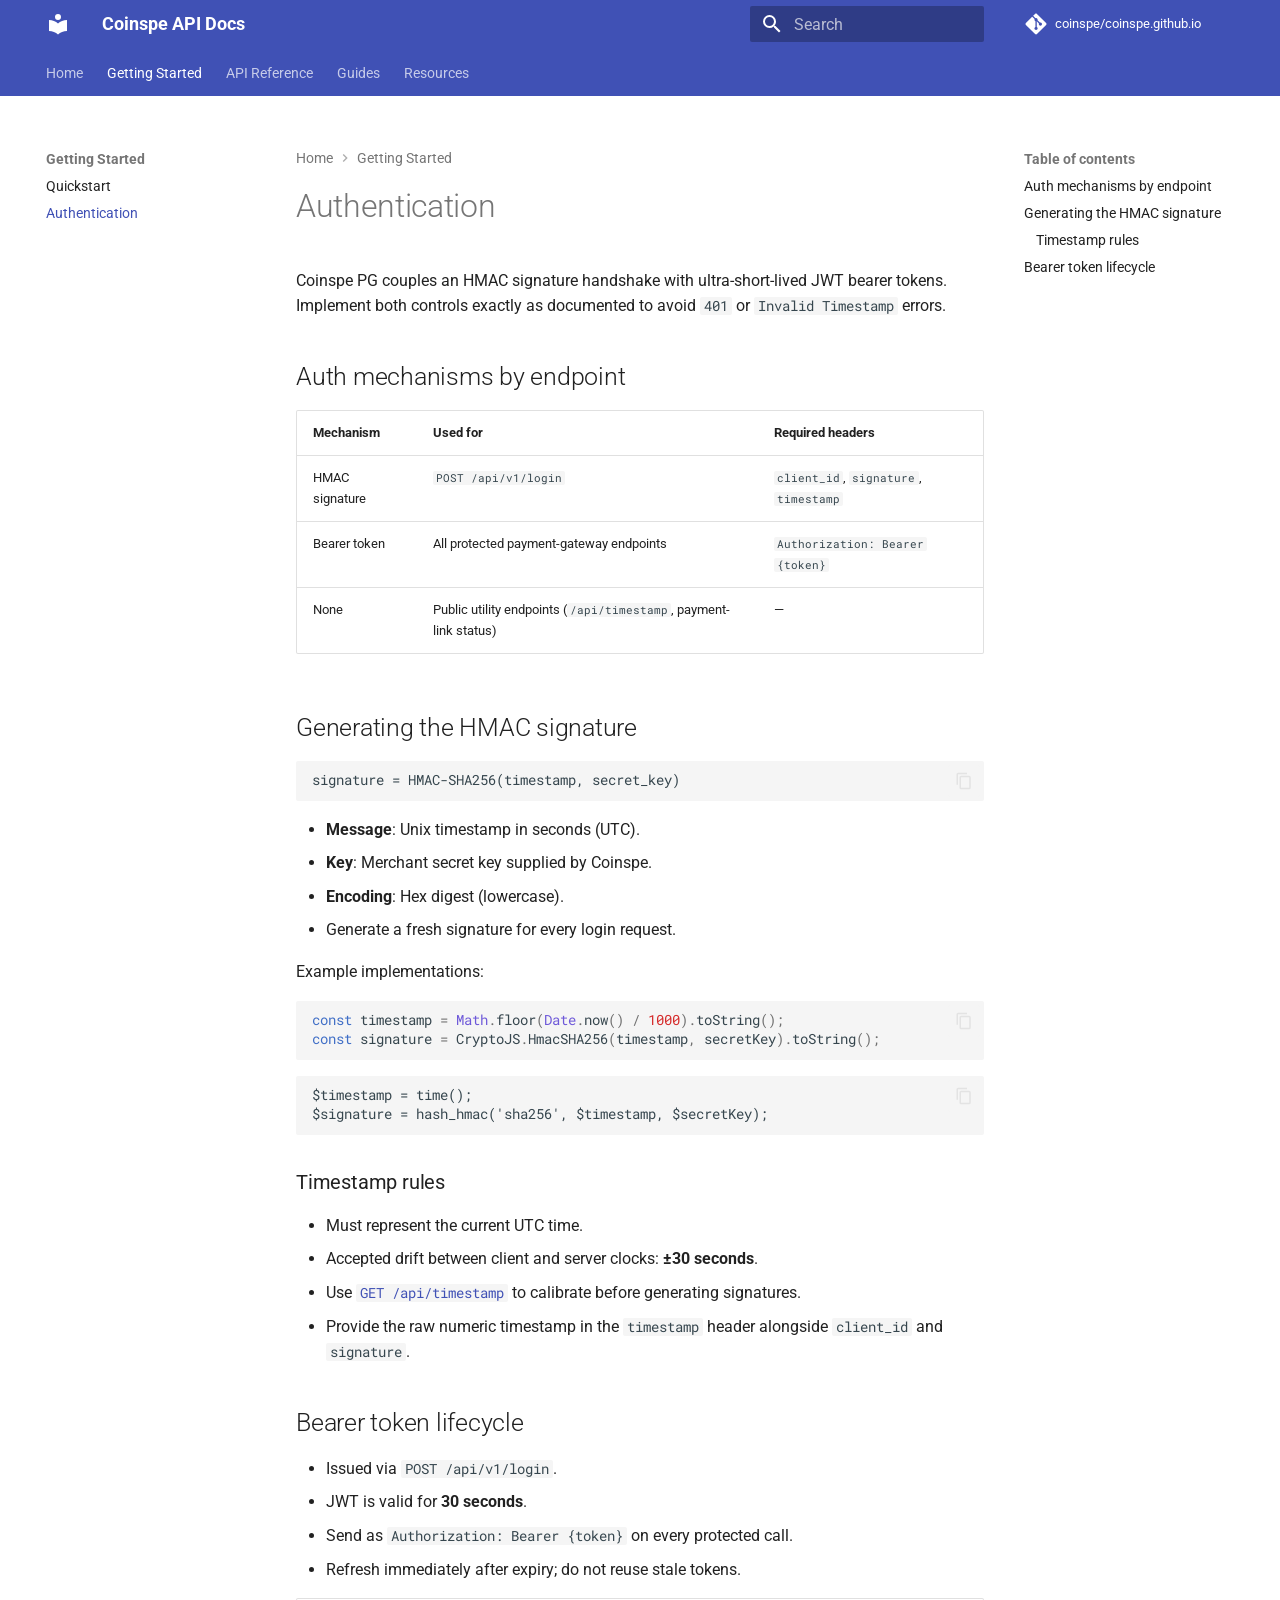
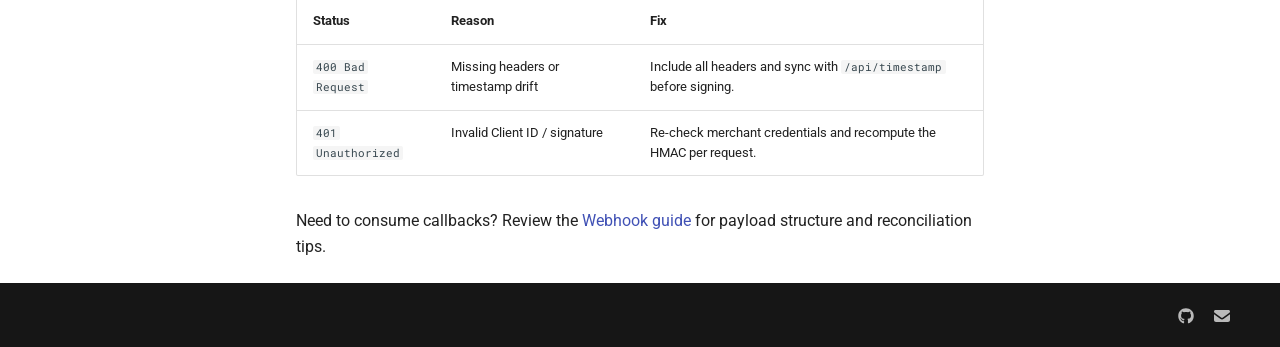
<file: getting-started/authentication/index.html>
<!doctype html>
<html lang="en" class="no-js">
  <head>
    
      <meta charset="utf-8">
      <meta name="viewport" content="width=device-width,initial-scale=1">
      
        <meta name="description" content="Public API documentation for Coinspe">
      
      
        <meta name="author" content="Coinspe">
      
      
        <link rel="canonical" href="https://coinspe.github.io/getting-started/authentication/">
      
      
        <link rel="prev" href="../quickstart/">
      
      
        <link rel="next" href="../../api-reference/overview/">
      
      
        
      
      
      <link rel="icon" href="../../assets/images/favicon.png">
      <meta name="generator" content="mkdocs-1.6.1, mkdocs-material-9.7.6">
    
    
      
        <title>Authentication - Coinspe API Docs</title>
      
    
    
      <link rel="stylesheet" href="../../assets/stylesheets/main.484c7ddc.min.css">
      
        
        <link rel="stylesheet" href="../../assets/stylesheets/palette.ab4e12ef.min.css">
      
      


    
    
      
    
    
      
        
        
        <link rel="preconnect" href="https://fonts.gstatic.com" crossorigin>
        <link rel="stylesheet" href="https://fonts.googleapis.com/css?family=Roboto:300,300i,400,400i,700,700i%7CRoboto+Mono:400,400i,700,700i&display=fallback">
        <style>:root{--md-text-font:"Roboto";--md-code-font:"Roboto Mono"}</style>
      
    
    
      <link rel="stylesheet" href="../../assets/stylesheets/overrides.css">
    
    <script>__md_scope=new URL("../..",location),__md_hash=e=>[...e].reduce(((e,_)=>(e<<5)-e+_.charCodeAt(0)),0),__md_get=(e,_=localStorage,t=__md_scope)=>JSON.parse(_.getItem(t.pathname+"."+e)),__md_set=(e,_,t=localStorage,a=__md_scope)=>{try{t.setItem(a.pathname+"."+e,JSON.stringify(_))}catch(e){}}</script>
    
      

    
    
  </head>
  
  
    
    
      
    
    
    
    
    <body dir="ltr" data-md-color-scheme="default" data-md-color-primary="indigo" data-md-color-accent="cyan">
  
    
    <input class="md-toggle" data-md-toggle="drawer" type="checkbox" id="__drawer" autocomplete="off">
    <input class="md-toggle" data-md-toggle="search" type="checkbox" id="__search" autocomplete="off">
    <label class="md-overlay" for="__drawer"></label>
    <div data-md-component="skip">
      
        
        <a href="#authentication" class="md-skip">
          Skip to content
        </a>
      
    </div>
    <div data-md-component="announce">
      
    </div>
    
    
      

<header class="md-header" data-md-component="header">
  <nav class="md-header__inner md-grid" aria-label="Header">
    <a href="../.." title="Coinspe API Docs" class="md-header__button md-logo" aria-label="Coinspe API Docs" data-md-component="logo">
      
  
  <svg xmlns="http://www.w3.org/2000/svg" viewBox="0 0 24 24"><path d="M12 8a3 3 0 0 0 3-3 3 3 0 0 0-3-3 3 3 0 0 0-3 3 3 3 0 0 0 3 3m0 3.54C9.64 9.35 6.5 8 3 8v11c3.5 0 6.64 1.35 9 3.54 2.36-2.19 5.5-3.54 9-3.54V8c-3.5 0-6.64 1.35-9 3.54"/></svg>

    </a>
    <label class="md-header__button md-icon" for="__drawer">
      
      <svg xmlns="http://www.w3.org/2000/svg" viewBox="0 0 24 24"><path d="M3 6h18v2H3zm0 5h18v2H3zm0 5h18v2H3z"/></svg>
    </label>
    <div class="md-header__title" data-md-component="header-title">
      <div class="md-header__ellipsis">
        <div class="md-header__topic">
          <span class="md-ellipsis">
            Coinspe API Docs
          </span>
        </div>
        <div class="md-header__topic" data-md-component="header-topic">
          <span class="md-ellipsis">
            
              Authentication
            
          </span>
        </div>
      </div>
    </div>
    
      
        <form class="md-header__option" data-md-component="palette">
  
    
    
    
    <input class="md-option" data-md-color-media="(prefers-color-scheme: light)" data-md-color-scheme="default" data-md-color-primary="indigo" data-md-color-accent="cyan"  aria-hidden="true"  type="radio" name="__palette" id="__palette_0">
    
  
    
    
    
    <input class="md-option" data-md-color-media="(prefers-color-scheme: dark)" data-md-color-scheme="slate" data-md-color-primary="indigo" data-md-color-accent="cyan"  aria-hidden="true"  type="radio" name="__palette" id="__palette_1">
    
  
</form>
      
    
    
      <script>var palette=__md_get("__palette");if(palette&&palette.color){if("(prefers-color-scheme)"===palette.color.media){var media=matchMedia("(prefers-color-scheme: light)"),input=document.querySelector(media.matches?"[data-md-color-media='(prefers-color-scheme: light)']":"[data-md-color-media='(prefers-color-scheme: dark)']");palette.color.media=input.getAttribute("data-md-color-media"),palette.color.scheme=input.getAttribute("data-md-color-scheme"),palette.color.primary=input.getAttribute("data-md-color-primary"),palette.color.accent=input.getAttribute("data-md-color-accent")}for(var[key,value]of Object.entries(palette.color))document.body.setAttribute("data-md-color-"+key,value)}</script>
    
    
    
      
      
        <label class="md-header__button md-icon" for="__search">
          
          <svg xmlns="http://www.w3.org/2000/svg" viewBox="0 0 24 24"><path d="M9.5 3A6.5 6.5 0 0 1 16 9.5c0 1.61-.59 3.09-1.56 4.23l.27.27h.79l5 5-1.5 1.5-5-5v-.79l-.27-.27A6.52 6.52 0 0 1 9.5 16 6.5 6.5 0 0 1 3 9.5 6.5 6.5 0 0 1 9.5 3m0 2C7 5 5 7 5 9.5S7 14 9.5 14 14 12 14 9.5 12 5 9.5 5"/></svg>
        </label>
        <div class="md-search" data-md-component="search" role="dialog">
  <label class="md-search__overlay" for="__search"></label>
  <div class="md-search__inner" role="search">
    <form class="md-search__form" name="search">
      <input type="text" class="md-search__input" name="query" aria-label="Search" placeholder="Search" autocapitalize="off" autocorrect="off" autocomplete="off" spellcheck="false" data-md-component="search-query" required>
      <label class="md-search__icon md-icon" for="__search">
        
        <svg xmlns="http://www.w3.org/2000/svg" viewBox="0 0 24 24"><path d="M9.5 3A6.5 6.5 0 0 1 16 9.5c0 1.61-.59 3.09-1.56 4.23l.27.27h.79l5 5-1.5 1.5-5-5v-.79l-.27-.27A6.52 6.52 0 0 1 9.5 16 6.5 6.5 0 0 1 3 9.5 6.5 6.5 0 0 1 9.5 3m0 2C7 5 5 7 5 9.5S7 14 9.5 14 14 12 14 9.5 12 5 9.5 5"/></svg>
        
        <svg xmlns="http://www.w3.org/2000/svg" viewBox="0 0 24 24"><path d="M20 11v2H8l5.5 5.5-1.42 1.42L4.16 12l7.92-7.92L13.5 5.5 8 11z"/></svg>
      </label>
      <nav class="md-search__options" aria-label="Search">
        
        <button type="reset" class="md-search__icon md-icon" title="Clear" aria-label="Clear" tabindex="-1">
          
          <svg xmlns="http://www.w3.org/2000/svg" viewBox="0 0 24 24"><path d="M19 6.41 17.59 5 12 10.59 6.41 5 5 6.41 10.59 12 5 17.59 6.41 19 12 13.41 17.59 19 19 17.59 13.41 12z"/></svg>
        </button>
      </nav>
      
        <div class="md-search__suggest" data-md-component="search-suggest"></div>
      
    </form>
    <div class="md-search__output">
      <div class="md-search__scrollwrap" tabindex="0" data-md-scrollfix>
        <div class="md-search-result" data-md-component="search-result">
          <div class="md-search-result__meta">
            Initializing search
          </div>
          <ol class="md-search-result__list" role="presentation"></ol>
        </div>
      </div>
    </div>
  </div>
</div>
      
    
    
      <div class="md-header__source">
        <a href="https://github.com/coinspe/coinspe.github.io" title="Go to repository" class="md-source" data-md-component="source">
  <div class="md-source__icon md-icon">
    
    <svg xmlns="http://www.w3.org/2000/svg" viewBox="0 0 448 512"><!--! Font Awesome Free 7.1.0 by @fontawesome - https://fontawesome.com License - https://fontawesome.com/license/free (Icons: CC BY 4.0, Fonts: SIL OFL 1.1, Code: MIT License) Copyright 2025 Fonticons, Inc.--><path d="M439.6 236.1 244 40.5c-5.4-5.5-12.8-8.5-20.4-8.5s-15 3-20.4 8.4L162.5 81l51.5 51.5c27.1-9.1 52.7 16.8 43.4 43.7l49.7 49.7c34.2-11.8 61.2 31 35.5 56.7-26.5 26.5-70.2-2.9-56-37.3L240.3 199v121.9c25.3 12.5 22.3 41.8 9.1 55-6.4 6.4-15.2 10.1-24.3 10.1s-17.8-3.6-24.3-10.1c-17.6-17.6-11.1-46.9 11.2-56v-123c-20.8-8.5-24.6-30.7-18.6-45L142.6 101 8.5 235.1C3 240.6 0 247.9 0 255.5s3 15 8.5 20.4l195.6 195.7c5.4 5.4 12.7 8.4 20.4 8.4s15-3 20.4-8.4l194.7-194.7c5.4-5.4 8.4-12.8 8.4-20.4s-3-15-8.4-20.4"/></svg>
  </div>
  <div class="md-source__repository">
    coinspe/coinspe.github.io
  </div>
</a>
      </div>
    
  </nav>
  
</header>
    
    <div class="md-container" data-md-component="container">
      
      
        
          
            
<nav class="md-tabs" aria-label="Tabs" data-md-component="tabs">
  <div class="md-grid">
    <ul class="md-tabs__list">
      
        
  
  
  
  
    <li class="md-tabs__item">
      <a href="../.." class="md-tabs__link">
        
  
  
    
  
  Home

      </a>
    </li>
  

      
        
  
  
  
    
  
  
    
    
      <li class="md-tabs__item md-tabs__item--active">
        <a href="../quickstart/" class="md-tabs__link">
          
  
  
  Getting Started

        </a>
      </li>
    
  

      
        
  
  
  
  
    
    
      <li class="md-tabs__item">
        <a href="../../api-reference/overview/" class="md-tabs__link">
          
  
  
  API Reference

        </a>
      </li>
    
  

      
        
  
  
  
  
    
    
      <li class="md-tabs__item">
        <a href="../../guides/errors/" class="md-tabs__link">
          
  
  
  Guides

        </a>
      </li>
    
  

      
        
  
  
  
  
    
    
      <li class="md-tabs__item">
        <a href="../../resources/changelog/" class="md-tabs__link">
          
  
  
  Resources

        </a>
      </li>
    
  

      
    </ul>
  </div>
</nav>
          
        
      
      <main class="md-main" data-md-component="main">
        <div class="md-main__inner md-grid">
          
            
              
              <div class="md-sidebar md-sidebar--primary" data-md-component="sidebar" data-md-type="navigation" >
                <div class="md-sidebar__scrollwrap">
                  <div class="md-sidebar__inner">
                    


  


<nav class="md-nav md-nav--primary md-nav--lifted" aria-label="Navigation" data-md-level="0">
  <label class="md-nav__title" for="__drawer">
    <a href="../.." title="Coinspe API Docs" class="md-nav__button md-logo" aria-label="Coinspe API Docs" data-md-component="logo">
      
  
  <svg xmlns="http://www.w3.org/2000/svg" viewBox="0 0 24 24"><path d="M12 8a3 3 0 0 0 3-3 3 3 0 0 0-3-3 3 3 0 0 0-3 3 3 3 0 0 0 3 3m0 3.54C9.64 9.35 6.5 8 3 8v11c3.5 0 6.64 1.35 9 3.54 2.36-2.19 5.5-3.54 9-3.54V8c-3.5 0-6.64 1.35-9 3.54"/></svg>

    </a>
    Coinspe API Docs
  </label>
  
    <div class="md-nav__source">
      <a href="https://github.com/coinspe/coinspe.github.io" title="Go to repository" class="md-source" data-md-component="source">
  <div class="md-source__icon md-icon">
    
    <svg xmlns="http://www.w3.org/2000/svg" viewBox="0 0 448 512"><!--! Font Awesome Free 7.1.0 by @fontawesome - https://fontawesome.com License - https://fontawesome.com/license/free (Icons: CC BY 4.0, Fonts: SIL OFL 1.1, Code: MIT License) Copyright 2025 Fonticons, Inc.--><path d="M439.6 236.1 244 40.5c-5.4-5.5-12.8-8.5-20.4-8.5s-15 3-20.4 8.4L162.5 81l51.5 51.5c27.1-9.1 52.7 16.8 43.4 43.7l49.7 49.7c34.2-11.8 61.2 31 35.5 56.7-26.5 26.5-70.2-2.9-56-37.3L240.3 199v121.9c25.3 12.5 22.3 41.8 9.1 55-6.4 6.4-15.2 10.1-24.3 10.1s-17.8-3.6-24.3-10.1c-17.6-17.6-11.1-46.9 11.2-56v-123c-20.8-8.5-24.6-30.7-18.6-45L142.6 101 8.5 235.1C3 240.6 0 247.9 0 255.5s3 15 8.5 20.4l195.6 195.7c5.4 5.4 12.7 8.4 20.4 8.4s15-3 20.4-8.4l194.7-194.7c5.4-5.4 8.4-12.8 8.4-20.4s-3-15-8.4-20.4"/></svg>
  </div>
  <div class="md-source__repository">
    coinspe/coinspe.github.io
  </div>
</a>
    </div>
  
  <ul class="md-nav__list" data-md-scrollfix>
    
      
      
  
  
  
  
    <li class="md-nav__item">
      <a href="../.." class="md-nav__link">
        
  
  
  <span class="md-ellipsis">
    
  
    Home
  

    
  </span>
  
  

      </a>
    </li>
  

    
      
      
  
  
    
  
  
  
    
    
    
    
      
        
        
      
      
    
    
    <li class="md-nav__item md-nav__item--active md-nav__item--section md-nav__item--nested">
      
        
        
        <input class="md-nav__toggle md-toggle " type="checkbox" id="__nav_2" checked>
        
          
          <label class="md-nav__link" for="__nav_2" id="__nav_2_label" tabindex="">
            
  
  
  <span class="md-ellipsis">
    
  
    Getting Started
  

    
  </span>
  
  

            <span class="md-nav__icon md-icon"></span>
          </label>
        
        <nav class="md-nav" data-md-level="1" aria-labelledby="__nav_2_label" aria-expanded="true">
          <label class="md-nav__title" for="__nav_2">
            <span class="md-nav__icon md-icon"></span>
            
  
    Getting Started
  

          </label>
          <ul class="md-nav__list" data-md-scrollfix>
            
              
                
  
  
  
  
    <li class="md-nav__item">
      <a href="../quickstart/" class="md-nav__link">
        
  
  
  <span class="md-ellipsis">
    
  
    Quickstart
  

    
  </span>
  
  

      </a>
    </li>
  

              
            
              
                
  
  
    
  
  
  
    <li class="md-nav__item md-nav__item--active">
      
      <input class="md-nav__toggle md-toggle" type="checkbox" id="__toc">
      
      
        
      
      
        <label class="md-nav__link md-nav__link--active" for="__toc">
          
  
  
  <span class="md-ellipsis">
    
  
    Authentication
  

    
  </span>
  
  

          <span class="md-nav__icon md-icon"></span>
        </label>
      
      <a href="./" class="md-nav__link md-nav__link--active">
        
  
  
  <span class="md-ellipsis">
    
  
    Authentication
  

    
  </span>
  
  

      </a>
      
        

<nav class="md-nav md-nav--secondary" aria-label="Table of contents">
  
  
  
    
  
  
    <label class="md-nav__title" for="__toc">
      <span class="md-nav__icon md-icon"></span>
      Table of contents
    </label>
    <ul class="md-nav__list" data-md-component="toc" data-md-scrollfix>
      
        <li class="md-nav__item">
  <a href="#auth-mechanisms-by-endpoint" class="md-nav__link">
    <span class="md-ellipsis">
      
        Auth mechanisms by endpoint
      
    </span>
  </a>
  
</li>
      
        <li class="md-nav__item">
  <a href="#generating-the-hmac-signature" class="md-nav__link">
    <span class="md-ellipsis">
      
        Generating the HMAC signature
      
    </span>
  </a>
  
    <nav class="md-nav" aria-label="Generating the HMAC signature">
      <ul class="md-nav__list">
        
          <li class="md-nav__item">
  <a href="#timestamp-rules" class="md-nav__link">
    <span class="md-ellipsis">
      
        Timestamp rules
      
    </span>
  </a>
  
</li>
        
      </ul>
    </nav>
  
</li>
      
        <li class="md-nav__item">
  <a href="#bearer-token-lifecycle" class="md-nav__link">
    <span class="md-ellipsis">
      
        Bearer token lifecycle
      
    </span>
  </a>
  
</li>
      
    </ul>
  
</nav>
      
    </li>
  

              
            
          </ul>
        </nav>
      
    </li>
  

    
      
      
  
  
  
  
    
    
    
    
      
      
    
    
    <li class="md-nav__item md-nav__item--nested">
      
        
        
        <input class="md-nav__toggle md-toggle " type="checkbox" id="__nav_3" >
        
          
          <label class="md-nav__link" for="__nav_3" id="__nav_3_label" tabindex="0">
            
  
  
  <span class="md-ellipsis">
    
  
    API Reference
  

    
  </span>
  
  

            <span class="md-nav__icon md-icon"></span>
          </label>
        
        <nav class="md-nav" data-md-level="1" aria-labelledby="__nav_3_label" aria-expanded="false">
          <label class="md-nav__title" for="__nav_3">
            <span class="md-nav__icon md-icon"></span>
            
  
    API Reference
  

          </label>
          <ul class="md-nav__list" data-md-scrollfix>
            
              
                
  
  
  
  
    <li class="md-nav__item">
      <a href="../../api-reference/overview/" class="md-nav__link">
        
  
  
  <span class="md-ellipsis">
    
  
    Overview
  

    
  </span>
  
  

      </a>
    </li>
  

              
            
              
                
  
  
  
  
    <li class="md-nav__item">
      <a href="../../api-reference/rest-endpoints/" class="md-nav__link">
        
  
  
  <span class="md-ellipsis">
    
  
    REST Endpoints
  

    
  </span>
  
  

      </a>
    </li>
  

              
            
              
                
  
  
  
  
    <li class="md-nav__item">
      <a href="../../api-reference/webhooks/" class="md-nav__link">
        
  
  
  <span class="md-ellipsis">
    
  
    Webhooks
  

    
  </span>
  
  

      </a>
    </li>
  

              
            
          </ul>
        </nav>
      
    </li>
  

    
      
      
  
  
  
  
    
    
    
    
      
      
    
    
    <li class="md-nav__item md-nav__item--nested">
      
        
        
        <input class="md-nav__toggle md-toggle " type="checkbox" id="__nav_4" >
        
          
          <label class="md-nav__link" for="__nav_4" id="__nav_4_label" tabindex="0">
            
  
  
  <span class="md-ellipsis">
    
  
    Guides
  

    
  </span>
  
  

            <span class="md-nav__icon md-icon"></span>
          </label>
        
        <nav class="md-nav" data-md-level="1" aria-labelledby="__nav_4_label" aria-expanded="false">
          <label class="md-nav__title" for="__nav_4">
            <span class="md-nav__icon md-icon"></span>
            
  
    Guides
  

          </label>
          <ul class="md-nav__list" data-md-scrollfix>
            
              
                
  
  
  
  
    <li class="md-nav__item">
      <a href="../../guides/errors/" class="md-nav__link">
        
  
  
  <span class="md-ellipsis">
    
  
    Errors & Troubleshooting
  

    
  </span>
  
  

      </a>
    </li>
  

              
            
              
                
  
  
  
  
    <li class="md-nav__item">
      <a href="../../guides/sdks/" class="md-nav__link">
        
  
  
  <span class="md-ellipsis">
    
  
    SDKs & Tools
  

    
  </span>
  
  

      </a>
    </li>
  

              
            
          </ul>
        </nav>
      
    </li>
  

    
      
      
  
  
  
  
    
    
    
    
      
      
    
    
    <li class="md-nav__item md-nav__item--nested">
      
        
        
        <input class="md-nav__toggle md-toggle " type="checkbox" id="__nav_5" >
        
          
          <label class="md-nav__link" for="__nav_5" id="__nav_5_label" tabindex="0">
            
  
  
  <span class="md-ellipsis">
    
  
    Resources
  

    
  </span>
  
  

            <span class="md-nav__icon md-icon"></span>
          </label>
        
        <nav class="md-nav" data-md-level="1" aria-labelledby="__nav_5_label" aria-expanded="false">
          <label class="md-nav__title" for="__nav_5">
            <span class="md-nav__icon md-icon"></span>
            
  
    Resources
  

          </label>
          <ul class="md-nav__list" data-md-scrollfix>
            
              
                
  
  
  
  
    <li class="md-nav__item">
      <a href="../../resources/changelog/" class="md-nav__link">
        
  
  
  <span class="md-ellipsis">
    
  
    Changelog
  

    
  </span>
  
  

      </a>
    </li>
  

              
            
              
                
  
  
  
  
    <li class="md-nav__item">
      <a href="../../resources/support/" class="md-nav__link">
        
  
  
  <span class="md-ellipsis">
    
  
    Support
  

    
  </span>
  
  

      </a>
    </li>
  

              
            
          </ul>
        </nav>
      
    </li>
  

    
  </ul>
</nav>
                  </div>
                </div>
              </div>
            
            
              
              <div class="md-sidebar md-sidebar--secondary" data-md-component="sidebar" data-md-type="toc" >
                <div class="md-sidebar__scrollwrap">
                  <div class="md-sidebar__inner">
                    

<nav class="md-nav md-nav--secondary" aria-label="Table of contents">
  
  
  
    
  
  
    <label class="md-nav__title" for="__toc">
      <span class="md-nav__icon md-icon"></span>
      Table of contents
    </label>
    <ul class="md-nav__list" data-md-component="toc" data-md-scrollfix>
      
        <li class="md-nav__item">
  <a href="#auth-mechanisms-by-endpoint" class="md-nav__link">
    <span class="md-ellipsis">
      
        Auth mechanisms by endpoint
      
    </span>
  </a>
  
</li>
      
        <li class="md-nav__item">
  <a href="#generating-the-hmac-signature" class="md-nav__link">
    <span class="md-ellipsis">
      
        Generating the HMAC signature
      
    </span>
  </a>
  
    <nav class="md-nav" aria-label="Generating the HMAC signature">
      <ul class="md-nav__list">
        
          <li class="md-nav__item">
  <a href="#timestamp-rules" class="md-nav__link">
    <span class="md-ellipsis">
      
        Timestamp rules
      
    </span>
  </a>
  
</li>
        
      </ul>
    </nav>
  
</li>
      
        <li class="md-nav__item">
  <a href="#bearer-token-lifecycle" class="md-nav__link">
    <span class="md-ellipsis">
      
        Bearer token lifecycle
      
    </span>
  </a>
  
</li>
      
    </ul>
  
</nav>
                  </div>
                </div>
              </div>
            
          
          
            <div class="md-content" data-md-component="content">
              
                



  


  <nav class="md-path" aria-label="Navigation" >
    <ol class="md-path__list">
      
        
  
  
    <li class="md-path__item">
      <a href="../.." class="md-path__link">
        
  <span class="md-ellipsis">
    Home
  </span>

      </a>
    </li>
  

      
      
        
  
  
    
    
      <li class="md-path__item">
        <a href="../quickstart/" class="md-path__link">
          
  <span class="md-ellipsis">
    Getting Started
  </span>

        </a>
      </li>
    
  

      
    </ol>
  </nav>

              
              <article class="md-content__inner md-typeset">
                
                  



<h1 id="authentication">Authentication</h1>
<p>Coinspe PG couples an HMAC signature handshake with ultra-short-lived JWT bearer tokens. Implement both controls exactly as documented to avoid <code>401</code> or <code>Invalid Timestamp</code> errors.</p>
<h2 id="auth-mechanisms-by-endpoint">Auth mechanisms by endpoint</h2>
<table>
<thead>
<tr>
<th>Mechanism</th>
<th>Used for</th>
<th>Required headers</th>
</tr>
</thead>
<tbody>
<tr>
<td>HMAC signature</td>
<td><code>POST /api/v1/login</code></td>
<td><code>client_id</code>, <code>signature</code>, <code>timestamp</code></td>
</tr>
<tr>
<td>Bearer token</td>
<td>All protected payment-gateway endpoints</td>
<td><code>Authorization: Bearer {token}</code></td>
</tr>
<tr>
<td>None</td>
<td>Public utility endpoints (<code>/api/timestamp</code>, payment-link status)</td>
<td>—</td>
</tr>
</tbody>
</table>
<h2 id="generating-the-hmac-signature">Generating the HMAC signature</h2>
<div class="highlight"><pre><span></span><code>signature = HMAC-SHA256(timestamp, secret_key)
</code></pre></div>
<ul>
<li><strong>Message</strong>: Unix timestamp in seconds (UTC).</li>
<li><strong>Key</strong>: Merchant secret key supplied by Coinspe.</li>
<li><strong>Encoding</strong>: Hex digest (lowercase).</li>
<li>Generate a fresh signature for every login request.</li>
</ul>
<p>Example implementations:</p>
<div class="highlight"><pre><span></span><code><span class="kd">const</span><span class="w"> </span><span class="nx">timestamp</span><span class="w"> </span><span class="o">=</span><span class="w"> </span><span class="nb">Math</span><span class="p">.</span><span class="nx">floor</span><span class="p">(</span><span class="nb">Date</span><span class="p">.</span><span class="nx">now</span><span class="p">()</span><span class="w"> </span><span class="o">/</span><span class="w"> </span><span class="mf">1000</span><span class="p">).</span><span class="nx">toString</span><span class="p">();</span>
<span class="kd">const</span><span class="w"> </span><span class="nx">signature</span><span class="w"> </span><span class="o">=</span><span class="w"> </span><span class="nx">CryptoJS</span><span class="p">.</span><span class="nx">HmacSHA256</span><span class="p">(</span><span class="nx">timestamp</span><span class="p">,</span><span class="w"> </span><span class="nx">secretKey</span><span class="p">).</span><span class="nx">toString</span><span class="p">();</span>
</code></pre></div>
<div class="highlight"><pre><span></span><code><span class="x">$timestamp = time();</span>
<span class="x">$signature = hash_hmac(&#39;sha256&#39;, $timestamp, $secretKey);</span>
</code></pre></div>
<h3 id="timestamp-rules">Timestamp rules</h3>
<ul>
<li>Must represent the current UTC time.</li>
<li>Accepted drift between client and server clocks: <strong>±30 seconds</strong>.</li>
<li>Use <a href="../../api-reference/rest-endpoints/#fetch-server-time"><code>GET /api/timestamp</code></a> to calibrate before generating signatures.</li>
<li>Provide the raw numeric timestamp in the <code>timestamp</code> header alongside <code>client_id</code> and <code>signature</code>.</li>
</ul>
<h2 id="bearer-token-lifecycle">Bearer token lifecycle</h2>
<ul>
<li>Issued via <code>POST /api/v1/login</code>.</li>
<li>JWT is valid for <strong>30 seconds</strong>.</li>
<li>Send as <code>Authorization: Bearer {token}</code> on every protected call.</li>
<li>Refresh immediately after expiry; do not reuse stale tokens.</li>
</ul>
<table>
<thead>
<tr>
<th>Status</th>
<th>Reason</th>
<th>Fix</th>
</tr>
</thead>
<tbody>
<tr>
<td><code>400 Bad Request</code></td>
<td>Missing headers or timestamp drift</td>
<td>Include all headers and sync with <code>/api/timestamp</code> before signing.</td>
</tr>
<tr>
<td><code>401 Unauthorized</code></td>
<td>Invalid Client ID / signature</td>
<td>Re-check merchant credentials and recompute the HMAC per request.</td>
</tr>
</tbody>
</table>
<p>Need to consume callbacks? Review the <a href="../../api-reference/webhooks/">Webhook guide</a> for payload structure and reconciliation tips.</p>












                
              </article>
            </div>
          
          
<script>var target=document.getElementById(location.hash.slice(1));target&&target.name&&(target.checked=target.name.startsWith("__tabbed_"))</script>
        </div>
        
          <button type="button" class="md-top md-icon" data-md-component="top" hidden>
  
  <svg xmlns="http://www.w3.org/2000/svg" viewBox="0 0 24 24"><path d="M13 20h-2V8l-5.5 5.5-1.42-1.42L12 4.16l7.92 7.92-1.42 1.42L13 8z"/></svg>
  Back to top
</button>
        
      </main>
      
        <footer class="md-footer">
  
  <div class="md-footer-meta md-typeset">
    <div class="md-footer-meta__inner md-grid">
      <div class="md-copyright">
  
  
</div>
      
        
<div class="md-social">
  
    
    
    
    
      
      
    
    <a href="https://github.com/coinspe" target="_blank" rel="noopener" title="github.com" class="md-social__link">
      <svg xmlns="http://www.w3.org/2000/svg" viewBox="0 0 512 512"><!--! Font Awesome Free 7.1.0 by @fontawesome - https://fontawesome.com License - https://fontawesome.com/license/free (Icons: CC BY 4.0, Fonts: SIL OFL 1.1, Code: MIT License) Copyright 2025 Fonticons, Inc.--><path d="M173.9 397.4c0 2-2.3 3.6-5.2 3.6-3.3.3-5.6-1.3-5.6-3.6 0-2 2.3-3.6 5.2-3.6 3-.3 5.6 1.3 5.6 3.6m-31.1-4.5c-.7 2 1.3 4.3 4.3 4.9 2.6 1 5.6 0 6.2-2s-1.3-4.3-4.3-5.2c-2.6-.7-5.5.3-6.2 2.3m44.2-1.7c-2.9.7-4.9 2.6-4.6 4.9.3 2 2.9 3.3 5.9 2.6 2.9-.7 4.9-2.6 4.6-4.6-.3-1.9-3-3.2-5.9-2.9M252.8 8C114.1 8 8 113.3 8 252c0 110.9 69.8 205.8 169.5 239.2 12.8 2.3 17.3-5.6 17.3-12.1 0-6.2-.3-40.4-.3-61.4 0 0-70 15-84.7-29.8 0 0-11.4-29.1-27.8-36.6 0 0-22.9-15.7 1.6-15.4 0 0 24.9 2 38.6 25.8 21.9 38.6 58.6 27.5 72.9 20.9 2.3-16 8.8-27.1 16-33.7-55.9-6.2-112.3-14.3-112.3-110.5 0-27.5 7.6-41.3 23.6-58.9-2.6-6.5-11.1-33.3 2.6-67.9 20.9-6.5 69 27 69 27 20-5.6 41.5-8.5 62.8-8.5s42.8 2.9 62.8 8.5c0 0 48.1-33.6 69-27 13.7 34.7 5.2 61.4 2.6 67.9 16 17.7 25.8 31.5 25.8 58.9 0 96.5-58.9 104.2-114.8 110.5 9.2 7.9 17 22.9 17 46.4 0 33.7-.3 75.4-.3 83.6 0 6.5 4.6 14.4 17.3 12.1C436.2 457.8 504 362.9 504 252 504 113.3 391.5 8 252.8 8M105.2 352.9c-1.3 1-1 3.3.7 5.2 1.6 1.6 3.9 2.3 5.2 1 1.3-1 1-3.3-.7-5.2-1.6-1.6-3.9-2.3-5.2-1m-10.8-8.1c-.7 1.3.3 2.9 2.3 3.9 1.6 1 3.6.7 4.3-.7.7-1.3-.3-2.9-2.3-3.9-2-.6-3.6-.3-4.3.7m32.4 35.6c-1.6 1.3-1 4.3 1.3 6.2 2.3 2.3 5.2 2.6 6.5 1 1.3-1.3.7-4.3-1.3-6.2-2.2-2.3-5.2-2.6-6.5-1m-11.4-14.7c-1.6 1-1.6 3.6 0 5.9s4.3 3.3 5.6 2.3c1.6-1.3 1.6-3.9 0-6.2-1.4-2.3-4-3.3-5.6-2"/></svg>
    </a>
  
    
    
    
    
    <a href="mailto:support@coinspe.com" target="_blank" rel="noopener" title="" class="md-social__link">
      <svg xmlns="http://www.w3.org/2000/svg" viewBox="0 0 512 512"><!--! Font Awesome Free 7.1.0 by @fontawesome - https://fontawesome.com License - https://fontawesome.com/license/free (Icons: CC BY 4.0, Fonts: SIL OFL 1.1, Code: MIT License) Copyright 2025 Fonticons, Inc.--><path d="M48 64C21.5 64 0 85.5 0 112c0 15.1 7.1 29.3 19.2 38.4l208 156a48 48 0 0 0 57.6 0l208-156c12.1-9.1 19.2-23.3 19.2-38.4 0-26.5-21.5-48-48-48zM0 196v188c0 35.3 28.7 64 64 64h384c35.3 0 64-28.7 64-64V196L313.6 344.8c-34.1 25.6-81.1 25.6-115.2 0z"/></svg>
    </a>
  
</div>
      
    </div>
  </div>
</footer>
      
    </div>
    <div class="md-dialog" data-md-component="dialog">
      <div class="md-dialog__inner md-typeset"></div>
    </div>
    
    
    
      
      
      <script id="__config" type="application/json">{"annotate": null, "base": "../..", "features": ["navigation.instant", "navigation.top", "navigation.tabs", "navigation.path", "content.code.copy", "content.action.edit", "content.code.annotate", "search.highlight", "search.suggest"], "search": "../../assets/javascripts/workers/search.2c215733.min.js", "tags": null, "translations": {"clipboard.copied": "Copied to clipboard", "clipboard.copy": "Copy to clipboard", "search.result.more.one": "1 more on this page", "search.result.more.other": "# more on this page", "search.result.none": "No matching documents", "search.result.one": "1 matching document", "search.result.other": "# matching documents", "search.result.placeholder": "Type to start searching", "search.result.term.missing": "Missing", "select.version": "Select version"}, "version": null}</script>
    
    
      <script src="../../assets/javascripts/bundle.79ae519e.min.js"></script>
      
        <script src="../../assets/javascripts/toast.js"></script>
      
    
  </body>
</html>
</file>
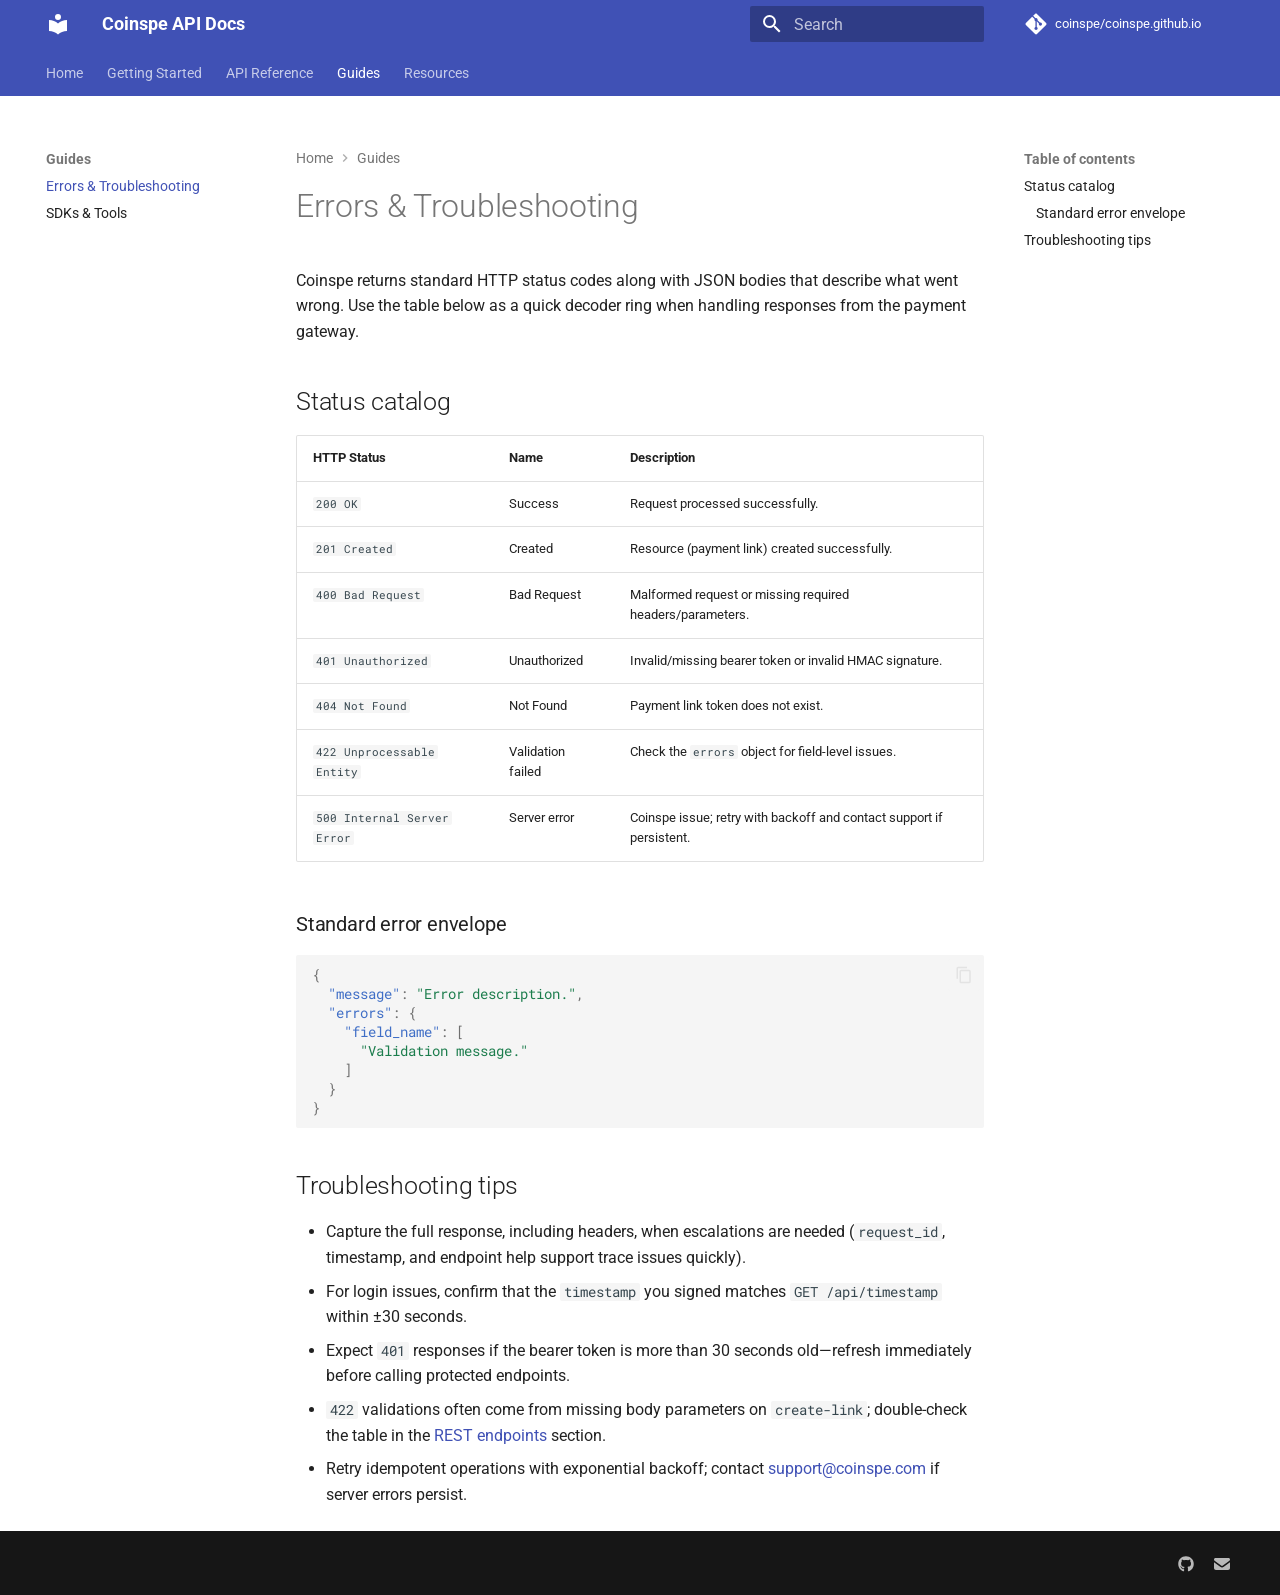
<file: guides/errors/index.html>
<!doctype html>
<html lang="en" class="no-js">
  <head>
    
      <meta charset="utf-8">
      <meta name="viewport" content="width=device-width,initial-scale=1">
      
        <meta name="description" content="Public API documentation for Coinspe">
      
      
        <meta name="author" content="Coinspe">
      
      
        <link rel="canonical" href="https://coinspe.github.io/guides/errors/">
      
      
        <link rel="prev" href="../../api-reference/webhooks/">
      
      
        <link rel="next" href="../sdks/">
      
      
        
      
      
      <link rel="icon" href="../../assets/images/favicon.png">
      <meta name="generator" content="mkdocs-1.6.1, mkdocs-material-9.7.6">
    
    
      
        <title>Errors & Troubleshooting - Coinspe API Docs</title>
      
    
    
      <link rel="stylesheet" href="../../assets/stylesheets/main.484c7ddc.min.css">
      
        
        <link rel="stylesheet" href="../../assets/stylesheets/palette.ab4e12ef.min.css">
      
      


    
    
      
    
    
      
        
        
        <link rel="preconnect" href="https://fonts.gstatic.com" crossorigin>
        <link rel="stylesheet" href="https://fonts.googleapis.com/css?family=Roboto:300,300i,400,400i,700,700i%7CRoboto+Mono:400,400i,700,700i&display=fallback">
        <style>:root{--md-text-font:"Roboto";--md-code-font:"Roboto Mono"}</style>
      
    
    
      <link rel="stylesheet" href="../../assets/stylesheets/overrides.css">
    
    <script>__md_scope=new URL("../..",location),__md_hash=e=>[...e].reduce(((e,_)=>(e<<5)-e+_.charCodeAt(0)),0),__md_get=(e,_=localStorage,t=__md_scope)=>JSON.parse(_.getItem(t.pathname+"."+e)),__md_set=(e,_,t=localStorage,a=__md_scope)=>{try{t.setItem(a.pathname+"."+e,JSON.stringify(_))}catch(e){}}</script>
    
      

    
    
  </head>
  
  
    
    
      
    
    
    
    
    <body dir="ltr" data-md-color-scheme="default" data-md-color-primary="indigo" data-md-color-accent="cyan">
  
    
    <input class="md-toggle" data-md-toggle="drawer" type="checkbox" id="__drawer" autocomplete="off">
    <input class="md-toggle" data-md-toggle="search" type="checkbox" id="__search" autocomplete="off">
    <label class="md-overlay" for="__drawer"></label>
    <div data-md-component="skip">
      
        
        <a href="#errors-troubleshooting" class="md-skip">
          Skip to content
        </a>
      
    </div>
    <div data-md-component="announce">
      
    </div>
    
    
      

<header class="md-header" data-md-component="header">
  <nav class="md-header__inner md-grid" aria-label="Header">
    <a href="../.." title="Coinspe API Docs" class="md-header__button md-logo" aria-label="Coinspe API Docs" data-md-component="logo">
      
  
  <svg xmlns="http://www.w3.org/2000/svg" viewBox="0 0 24 24"><path d="M12 8a3 3 0 0 0 3-3 3 3 0 0 0-3-3 3 3 0 0 0-3 3 3 3 0 0 0 3 3m0 3.54C9.64 9.35 6.5 8 3 8v11c3.5 0 6.64 1.35 9 3.54 2.36-2.19 5.5-3.54 9-3.54V8c-3.5 0-6.64 1.35-9 3.54"/></svg>

    </a>
    <label class="md-header__button md-icon" for="__drawer">
      
      <svg xmlns="http://www.w3.org/2000/svg" viewBox="0 0 24 24"><path d="M3 6h18v2H3zm0 5h18v2H3zm0 5h18v2H3z"/></svg>
    </label>
    <div class="md-header__title" data-md-component="header-title">
      <div class="md-header__ellipsis">
        <div class="md-header__topic">
          <span class="md-ellipsis">
            Coinspe API Docs
          </span>
        </div>
        <div class="md-header__topic" data-md-component="header-topic">
          <span class="md-ellipsis">
            
              Errors & Troubleshooting
            
          </span>
        </div>
      </div>
    </div>
    
      
        <form class="md-header__option" data-md-component="palette">
  
    
    
    
    <input class="md-option" data-md-color-media="(prefers-color-scheme: light)" data-md-color-scheme="default" data-md-color-primary="indigo" data-md-color-accent="cyan"  aria-hidden="true"  type="radio" name="__palette" id="__palette_0">
    
  
    
    
    
    <input class="md-option" data-md-color-media="(prefers-color-scheme: dark)" data-md-color-scheme="slate" data-md-color-primary="indigo" data-md-color-accent="cyan"  aria-hidden="true"  type="radio" name="__palette" id="__palette_1">
    
  
</form>
      
    
    
      <script>var palette=__md_get("__palette");if(palette&&palette.color){if("(prefers-color-scheme)"===palette.color.media){var media=matchMedia("(prefers-color-scheme: light)"),input=document.querySelector(media.matches?"[data-md-color-media='(prefers-color-scheme: light)']":"[data-md-color-media='(prefers-color-scheme: dark)']");palette.color.media=input.getAttribute("data-md-color-media"),palette.color.scheme=input.getAttribute("data-md-color-scheme"),palette.color.primary=input.getAttribute("data-md-color-primary"),palette.color.accent=input.getAttribute("data-md-color-accent")}for(var[key,value]of Object.entries(palette.color))document.body.setAttribute("data-md-color-"+key,value)}</script>
    
    
    
      
      
        <label class="md-header__button md-icon" for="__search">
          
          <svg xmlns="http://www.w3.org/2000/svg" viewBox="0 0 24 24"><path d="M9.5 3A6.5 6.5 0 0 1 16 9.5c0 1.61-.59 3.09-1.56 4.23l.27.27h.79l5 5-1.5 1.5-5-5v-.79l-.27-.27A6.52 6.52 0 0 1 9.5 16 6.5 6.5 0 0 1 3 9.5 6.5 6.5 0 0 1 9.5 3m0 2C7 5 5 7 5 9.5S7 14 9.5 14 14 12 14 9.5 12 5 9.5 5"/></svg>
        </label>
        <div class="md-search" data-md-component="search" role="dialog">
  <label class="md-search__overlay" for="__search"></label>
  <div class="md-search__inner" role="search">
    <form class="md-search__form" name="search">
      <input type="text" class="md-search__input" name="query" aria-label="Search" placeholder="Search" autocapitalize="off" autocorrect="off" autocomplete="off" spellcheck="false" data-md-component="search-query" required>
      <label class="md-search__icon md-icon" for="__search">
        
        <svg xmlns="http://www.w3.org/2000/svg" viewBox="0 0 24 24"><path d="M9.5 3A6.5 6.5 0 0 1 16 9.5c0 1.61-.59 3.09-1.56 4.23l.27.27h.79l5 5-1.5 1.5-5-5v-.79l-.27-.27A6.52 6.52 0 0 1 9.5 16 6.5 6.5 0 0 1 3 9.5 6.5 6.5 0 0 1 9.5 3m0 2C7 5 5 7 5 9.5S7 14 9.5 14 14 12 14 9.5 12 5 9.5 5"/></svg>
        
        <svg xmlns="http://www.w3.org/2000/svg" viewBox="0 0 24 24"><path d="M20 11v2H8l5.5 5.5-1.42 1.42L4.16 12l7.92-7.92L13.5 5.5 8 11z"/></svg>
      </label>
      <nav class="md-search__options" aria-label="Search">
        
        <button type="reset" class="md-search__icon md-icon" title="Clear" aria-label="Clear" tabindex="-1">
          
          <svg xmlns="http://www.w3.org/2000/svg" viewBox="0 0 24 24"><path d="M19 6.41 17.59 5 12 10.59 6.41 5 5 6.41 10.59 12 5 17.59 6.41 19 12 13.41 17.59 19 19 17.59 13.41 12z"/></svg>
        </button>
      </nav>
      
        <div class="md-search__suggest" data-md-component="search-suggest"></div>
      
    </form>
    <div class="md-search__output">
      <div class="md-search__scrollwrap" tabindex="0" data-md-scrollfix>
        <div class="md-search-result" data-md-component="search-result">
          <div class="md-search-result__meta">
            Initializing search
          </div>
          <ol class="md-search-result__list" role="presentation"></ol>
        </div>
      </div>
    </div>
  </div>
</div>
      
    
    
      <div class="md-header__source">
        <a href="https://github.com/coinspe/coinspe.github.io" title="Go to repository" class="md-source" data-md-component="source">
  <div class="md-source__icon md-icon">
    
    <svg xmlns="http://www.w3.org/2000/svg" viewBox="0 0 448 512"><!--! Font Awesome Free 7.1.0 by @fontawesome - https://fontawesome.com License - https://fontawesome.com/license/free (Icons: CC BY 4.0, Fonts: SIL OFL 1.1, Code: MIT License) Copyright 2025 Fonticons, Inc.--><path d="M439.6 236.1 244 40.5c-5.4-5.5-12.8-8.5-20.4-8.5s-15 3-20.4 8.4L162.5 81l51.5 51.5c27.1-9.1 52.7 16.8 43.4 43.7l49.7 49.7c34.2-11.8 61.2 31 35.5 56.7-26.5 26.5-70.2-2.9-56-37.3L240.3 199v121.9c25.3 12.5 22.3 41.8 9.1 55-6.4 6.4-15.2 10.1-24.3 10.1s-17.8-3.6-24.3-10.1c-17.6-17.6-11.1-46.9 11.2-56v-123c-20.8-8.5-24.6-30.7-18.6-45L142.6 101 8.5 235.1C3 240.6 0 247.9 0 255.5s3 15 8.5 20.4l195.6 195.7c5.4 5.4 12.7 8.4 20.4 8.4s15-3 20.4-8.4l194.7-194.7c5.4-5.4 8.4-12.8 8.4-20.4s-3-15-8.4-20.4"/></svg>
  </div>
  <div class="md-source__repository">
    coinspe/coinspe.github.io
  </div>
</a>
      </div>
    
  </nav>
  
</header>
    
    <div class="md-container" data-md-component="container">
      
      
        
          
            
<nav class="md-tabs" aria-label="Tabs" data-md-component="tabs">
  <div class="md-grid">
    <ul class="md-tabs__list">
      
        
  
  
  
  
    <li class="md-tabs__item">
      <a href="../.." class="md-tabs__link">
        
  
  
    
  
  Home

      </a>
    </li>
  

      
        
  
  
  
  
    
    
      <li class="md-tabs__item">
        <a href="../../getting-started/quickstart/" class="md-tabs__link">
          
  
  
  Getting Started

        </a>
      </li>
    
  

      
        
  
  
  
  
    
    
      <li class="md-tabs__item">
        <a href="../../api-reference/overview/" class="md-tabs__link">
          
  
  
  API Reference

        </a>
      </li>
    
  

      
        
  
  
  
    
  
  
    
    
      <li class="md-tabs__item md-tabs__item--active">
        <a href="./" class="md-tabs__link">
          
  
  
  Guides

        </a>
      </li>
    
  

      
        
  
  
  
  
    
    
      <li class="md-tabs__item">
        <a href="../../resources/changelog/" class="md-tabs__link">
          
  
  
  Resources

        </a>
      </li>
    
  

      
    </ul>
  </div>
</nav>
          
        
      
      <main class="md-main" data-md-component="main">
        <div class="md-main__inner md-grid">
          
            
              
              <div class="md-sidebar md-sidebar--primary" data-md-component="sidebar" data-md-type="navigation" >
                <div class="md-sidebar__scrollwrap">
                  <div class="md-sidebar__inner">
                    


  


<nav class="md-nav md-nav--primary md-nav--lifted" aria-label="Navigation" data-md-level="0">
  <label class="md-nav__title" for="__drawer">
    <a href="../.." title="Coinspe API Docs" class="md-nav__button md-logo" aria-label="Coinspe API Docs" data-md-component="logo">
      
  
  <svg xmlns="http://www.w3.org/2000/svg" viewBox="0 0 24 24"><path d="M12 8a3 3 0 0 0 3-3 3 3 0 0 0-3-3 3 3 0 0 0-3 3 3 3 0 0 0 3 3m0 3.54C9.64 9.35 6.5 8 3 8v11c3.5 0 6.64 1.35 9 3.54 2.36-2.19 5.5-3.54 9-3.54V8c-3.5 0-6.64 1.35-9 3.54"/></svg>

    </a>
    Coinspe API Docs
  </label>
  
    <div class="md-nav__source">
      <a href="https://github.com/coinspe/coinspe.github.io" title="Go to repository" class="md-source" data-md-component="source">
  <div class="md-source__icon md-icon">
    
    <svg xmlns="http://www.w3.org/2000/svg" viewBox="0 0 448 512"><!--! Font Awesome Free 7.1.0 by @fontawesome - https://fontawesome.com License - https://fontawesome.com/license/free (Icons: CC BY 4.0, Fonts: SIL OFL 1.1, Code: MIT License) Copyright 2025 Fonticons, Inc.--><path d="M439.6 236.1 244 40.5c-5.4-5.5-12.8-8.5-20.4-8.5s-15 3-20.4 8.4L162.5 81l51.5 51.5c27.1-9.1 52.7 16.8 43.4 43.7l49.7 49.7c34.2-11.8 61.2 31 35.5 56.7-26.5 26.5-70.2-2.9-56-37.3L240.3 199v121.9c25.3 12.5 22.3 41.8 9.1 55-6.4 6.4-15.2 10.1-24.3 10.1s-17.8-3.6-24.3-10.1c-17.6-17.6-11.1-46.9 11.2-56v-123c-20.8-8.5-24.6-30.7-18.6-45L142.6 101 8.5 235.1C3 240.6 0 247.9 0 255.5s3 15 8.5 20.4l195.6 195.7c5.4 5.4 12.7 8.4 20.4 8.4s15-3 20.4-8.4l194.7-194.7c5.4-5.4 8.4-12.8 8.4-20.4s-3-15-8.4-20.4"/></svg>
  </div>
  <div class="md-source__repository">
    coinspe/coinspe.github.io
  </div>
</a>
    </div>
  
  <ul class="md-nav__list" data-md-scrollfix>
    
      
      
  
  
  
  
    <li class="md-nav__item">
      <a href="../.." class="md-nav__link">
        
  
  
  <span class="md-ellipsis">
    
  
    Home
  

    
  </span>
  
  

      </a>
    </li>
  

    
      
      
  
  
  
  
    
    
    
    
      
      
    
    
    <li class="md-nav__item md-nav__item--nested">
      
        
        
        <input class="md-nav__toggle md-toggle " type="checkbox" id="__nav_2" >
        
          
          <label class="md-nav__link" for="__nav_2" id="__nav_2_label" tabindex="0">
            
  
  
  <span class="md-ellipsis">
    
  
    Getting Started
  

    
  </span>
  
  

            <span class="md-nav__icon md-icon"></span>
          </label>
        
        <nav class="md-nav" data-md-level="1" aria-labelledby="__nav_2_label" aria-expanded="false">
          <label class="md-nav__title" for="__nav_2">
            <span class="md-nav__icon md-icon"></span>
            
  
    Getting Started
  

          </label>
          <ul class="md-nav__list" data-md-scrollfix>
            
              
                
  
  
  
  
    <li class="md-nav__item">
      <a href="../../getting-started/quickstart/" class="md-nav__link">
        
  
  
  <span class="md-ellipsis">
    
  
    Quickstart
  

    
  </span>
  
  

      </a>
    </li>
  

              
            
              
                
  
  
  
  
    <li class="md-nav__item">
      <a href="../../getting-started/authentication/" class="md-nav__link">
        
  
  
  <span class="md-ellipsis">
    
  
    Authentication
  

    
  </span>
  
  

      </a>
    </li>
  

              
            
          </ul>
        </nav>
      
    </li>
  

    
      
      
  
  
  
  
    
    
    
    
      
      
    
    
    <li class="md-nav__item md-nav__item--nested">
      
        
        
        <input class="md-nav__toggle md-toggle " type="checkbox" id="__nav_3" >
        
          
          <label class="md-nav__link" for="__nav_3" id="__nav_3_label" tabindex="0">
            
  
  
  <span class="md-ellipsis">
    
  
    API Reference
  

    
  </span>
  
  

            <span class="md-nav__icon md-icon"></span>
          </label>
        
        <nav class="md-nav" data-md-level="1" aria-labelledby="__nav_3_label" aria-expanded="false">
          <label class="md-nav__title" for="__nav_3">
            <span class="md-nav__icon md-icon"></span>
            
  
    API Reference
  

          </label>
          <ul class="md-nav__list" data-md-scrollfix>
            
              
                
  
  
  
  
    <li class="md-nav__item">
      <a href="../../api-reference/overview/" class="md-nav__link">
        
  
  
  <span class="md-ellipsis">
    
  
    Overview
  

    
  </span>
  
  

      </a>
    </li>
  

              
            
              
                
  
  
  
  
    <li class="md-nav__item">
      <a href="../../api-reference/rest-endpoints/" class="md-nav__link">
        
  
  
  <span class="md-ellipsis">
    
  
    REST Endpoints
  

    
  </span>
  
  

      </a>
    </li>
  

              
            
              
                
  
  
  
  
    <li class="md-nav__item">
      <a href="../../api-reference/webhooks/" class="md-nav__link">
        
  
  
  <span class="md-ellipsis">
    
  
    Webhooks
  

    
  </span>
  
  

      </a>
    </li>
  

              
            
          </ul>
        </nav>
      
    </li>
  

    
      
      
  
  
    
  
  
  
    
    
    
    
      
        
        
      
      
    
    
    <li class="md-nav__item md-nav__item--active md-nav__item--section md-nav__item--nested">
      
        
        
        <input class="md-nav__toggle md-toggle " type="checkbox" id="__nav_4" checked>
        
          
          <label class="md-nav__link" for="__nav_4" id="__nav_4_label" tabindex="">
            
  
  
  <span class="md-ellipsis">
    
  
    Guides
  

    
  </span>
  
  

            <span class="md-nav__icon md-icon"></span>
          </label>
        
        <nav class="md-nav" data-md-level="1" aria-labelledby="__nav_4_label" aria-expanded="true">
          <label class="md-nav__title" for="__nav_4">
            <span class="md-nav__icon md-icon"></span>
            
  
    Guides
  

          </label>
          <ul class="md-nav__list" data-md-scrollfix>
            
              
                
  
  
    
  
  
  
    <li class="md-nav__item md-nav__item--active">
      
      <input class="md-nav__toggle md-toggle" type="checkbox" id="__toc">
      
      
        
      
      
        <label class="md-nav__link md-nav__link--active" for="__toc">
          
  
  
  <span class="md-ellipsis">
    
  
    Errors & Troubleshooting
  

    
  </span>
  
  

          <span class="md-nav__icon md-icon"></span>
        </label>
      
      <a href="./" class="md-nav__link md-nav__link--active">
        
  
  
  <span class="md-ellipsis">
    
  
    Errors & Troubleshooting
  

    
  </span>
  
  

      </a>
      
        

<nav class="md-nav md-nav--secondary" aria-label="Table of contents">
  
  
  
    
  
  
    <label class="md-nav__title" for="__toc">
      <span class="md-nav__icon md-icon"></span>
      Table of contents
    </label>
    <ul class="md-nav__list" data-md-component="toc" data-md-scrollfix>
      
        <li class="md-nav__item">
  <a href="#status-catalog" class="md-nav__link">
    <span class="md-ellipsis">
      
        Status catalog
      
    </span>
  </a>
  
    <nav class="md-nav" aria-label="Status catalog">
      <ul class="md-nav__list">
        
          <li class="md-nav__item">
  <a href="#standard-error-envelope" class="md-nav__link">
    <span class="md-ellipsis">
      
        Standard error envelope
      
    </span>
  </a>
  
</li>
        
      </ul>
    </nav>
  
</li>
      
        <li class="md-nav__item">
  <a href="#troubleshooting-tips" class="md-nav__link">
    <span class="md-ellipsis">
      
        Troubleshooting tips
      
    </span>
  </a>
  
</li>
      
    </ul>
  
</nav>
      
    </li>
  

              
            
              
                
  
  
  
  
    <li class="md-nav__item">
      <a href="../sdks/" class="md-nav__link">
        
  
  
  <span class="md-ellipsis">
    
  
    SDKs & Tools
  

    
  </span>
  
  

      </a>
    </li>
  

              
            
          </ul>
        </nav>
      
    </li>
  

    
      
      
  
  
  
  
    
    
    
    
      
      
    
    
    <li class="md-nav__item md-nav__item--nested">
      
        
        
        <input class="md-nav__toggle md-toggle " type="checkbox" id="__nav_5" >
        
          
          <label class="md-nav__link" for="__nav_5" id="__nav_5_label" tabindex="0">
            
  
  
  <span class="md-ellipsis">
    
  
    Resources
  

    
  </span>
  
  

            <span class="md-nav__icon md-icon"></span>
          </label>
        
        <nav class="md-nav" data-md-level="1" aria-labelledby="__nav_5_label" aria-expanded="false">
          <label class="md-nav__title" for="__nav_5">
            <span class="md-nav__icon md-icon"></span>
            
  
    Resources
  

          </label>
          <ul class="md-nav__list" data-md-scrollfix>
            
              
                
  
  
  
  
    <li class="md-nav__item">
      <a href="../../resources/changelog/" class="md-nav__link">
        
  
  
  <span class="md-ellipsis">
    
  
    Changelog
  

    
  </span>
  
  

      </a>
    </li>
  

              
            
              
                
  
  
  
  
    <li class="md-nav__item">
      <a href="../../resources/support/" class="md-nav__link">
        
  
  
  <span class="md-ellipsis">
    
  
    Support
  

    
  </span>
  
  

      </a>
    </li>
  

              
            
          </ul>
        </nav>
      
    </li>
  

    
  </ul>
</nav>
                  </div>
                </div>
              </div>
            
            
              
              <div class="md-sidebar md-sidebar--secondary" data-md-component="sidebar" data-md-type="toc" >
                <div class="md-sidebar__scrollwrap">
                  <div class="md-sidebar__inner">
                    

<nav class="md-nav md-nav--secondary" aria-label="Table of contents">
  
  
  
    
  
  
    <label class="md-nav__title" for="__toc">
      <span class="md-nav__icon md-icon"></span>
      Table of contents
    </label>
    <ul class="md-nav__list" data-md-component="toc" data-md-scrollfix>
      
        <li class="md-nav__item">
  <a href="#status-catalog" class="md-nav__link">
    <span class="md-ellipsis">
      
        Status catalog
      
    </span>
  </a>
  
    <nav class="md-nav" aria-label="Status catalog">
      <ul class="md-nav__list">
        
          <li class="md-nav__item">
  <a href="#standard-error-envelope" class="md-nav__link">
    <span class="md-ellipsis">
      
        Standard error envelope
      
    </span>
  </a>
  
</li>
        
      </ul>
    </nav>
  
</li>
      
        <li class="md-nav__item">
  <a href="#troubleshooting-tips" class="md-nav__link">
    <span class="md-ellipsis">
      
        Troubleshooting tips
      
    </span>
  </a>
  
</li>
      
    </ul>
  
</nav>
                  </div>
                </div>
              </div>
            
          
          
            <div class="md-content" data-md-component="content">
              
                



  


  <nav class="md-path" aria-label="Navigation" >
    <ol class="md-path__list">
      
        
  
  
    <li class="md-path__item">
      <a href="../.." class="md-path__link">
        
  <span class="md-ellipsis">
    Home
  </span>

      </a>
    </li>
  

      
      
        
  
  
    
    
      <li class="md-path__item">
        <a href="./" class="md-path__link">
          
  <span class="md-ellipsis">
    Guides
  </span>

        </a>
      </li>
    
  

      
    </ol>
  </nav>

              
              <article class="md-content__inner md-typeset">
                
                  



<h1 id="errors-troubleshooting">Errors &amp; Troubleshooting</h1>
<p>Coinspe returns standard HTTP status codes along with JSON bodies that describe what went wrong. Use the table below as a quick decoder ring when handling responses from the payment gateway.</p>
<h2 id="status-catalog">Status catalog</h2>
<table>
<thead>
<tr>
<th>HTTP Status</th>
<th>Name</th>
<th>Description</th>
</tr>
</thead>
<tbody>
<tr>
<td><code>200 OK</code></td>
<td>Success</td>
<td>Request processed successfully.</td>
</tr>
<tr>
<td><code>201 Created</code></td>
<td>Created</td>
<td>Resource (payment link) created successfully.</td>
</tr>
<tr>
<td><code>400 Bad Request</code></td>
<td>Bad Request</td>
<td>Malformed request or missing required headers/parameters.</td>
</tr>
<tr>
<td><code>401 Unauthorized</code></td>
<td>Unauthorized</td>
<td>Invalid/missing bearer token or invalid HMAC signature.</td>
</tr>
<tr>
<td><code>404 Not Found</code></td>
<td>Not Found</td>
<td>Payment link token does not exist.</td>
</tr>
<tr>
<td><code>422 Unprocessable Entity</code></td>
<td>Validation failed</td>
<td>Check the <code>errors</code> object for field-level issues.</td>
</tr>
<tr>
<td><code>500 Internal Server Error</code></td>
<td>Server error</td>
<td>Coinspe issue; retry with backoff and contact support if persistent.</td>
</tr>
</tbody>
</table>
<h3 id="standard-error-envelope">Standard error envelope</h3>
<div class="highlight"><pre><span></span><code><span class="p">{</span>
<span class="w">  </span><span class="nt">&quot;message&quot;</span><span class="p">:</span><span class="w"> </span><span class="s2">&quot;Error description.&quot;</span><span class="p">,</span>
<span class="w">  </span><span class="nt">&quot;errors&quot;</span><span class="p">:</span><span class="w"> </span><span class="p">{</span>
<span class="w">    </span><span class="nt">&quot;field_name&quot;</span><span class="p">:</span><span class="w"> </span><span class="p">[</span>
<span class="w">      </span><span class="s2">&quot;Validation message.&quot;</span>
<span class="w">    </span><span class="p">]</span>
<span class="w">  </span><span class="p">}</span>
<span class="p">}</span>
</code></pre></div>
<h2 id="troubleshooting-tips">Troubleshooting tips</h2>
<ul>
<li>Capture the full response, including headers, when escalations are needed (<code>request_id</code>, timestamp, and endpoint help support trace issues quickly).</li>
<li>For login issues, confirm that the <code>timestamp</code> you signed matches <code>GET /api/timestamp</code> within ±30 seconds.</li>
<li>Expect <code>401</code> responses if the bearer token is more than 30 seconds old—refresh immediately before calling protected endpoints.</li>
<li><code>422</code> validations often come from missing body parameters on <code>create-link</code>; double-check the table in the <a href="../../api-reference/rest-endpoints/#generate-payment-link">REST endpoints</a> section.</li>
<li>Retry idempotent operations with exponential backoff; contact <a href="mailto:support@coinspe.com">support@coinspe.com</a> if server errors persist.</li>
</ul>












                
              </article>
            </div>
          
          
<script>var target=document.getElementById(location.hash.slice(1));target&&target.name&&(target.checked=target.name.startsWith("__tabbed_"))</script>
        </div>
        
          <button type="button" class="md-top md-icon" data-md-component="top" hidden>
  
  <svg xmlns="http://www.w3.org/2000/svg" viewBox="0 0 24 24"><path d="M13 20h-2V8l-5.5 5.5-1.42-1.42L12 4.16l7.92 7.92-1.42 1.42L13 8z"/></svg>
  Back to top
</button>
        
      </main>
      
        <footer class="md-footer">
  
  <div class="md-footer-meta md-typeset">
    <div class="md-footer-meta__inner md-grid">
      <div class="md-copyright">
  
  
</div>
      
        
<div class="md-social">
  
    
    
    
    
      
      
    
    <a href="https://github.com/coinspe" target="_blank" rel="noopener" title="github.com" class="md-social__link">
      <svg xmlns="http://www.w3.org/2000/svg" viewBox="0 0 512 512"><!--! Font Awesome Free 7.1.0 by @fontawesome - https://fontawesome.com License - https://fontawesome.com/license/free (Icons: CC BY 4.0, Fonts: SIL OFL 1.1, Code: MIT License) Copyright 2025 Fonticons, Inc.--><path d="M173.9 397.4c0 2-2.3 3.6-5.2 3.6-3.3.3-5.6-1.3-5.6-3.6 0-2 2.3-3.6 5.2-3.6 3-.3 5.6 1.3 5.6 3.6m-31.1-4.5c-.7 2 1.3 4.3 4.3 4.9 2.6 1 5.6 0 6.2-2s-1.3-4.3-4.3-5.2c-2.6-.7-5.5.3-6.2 2.3m44.2-1.7c-2.9.7-4.9 2.6-4.6 4.9.3 2 2.9 3.3 5.9 2.6 2.9-.7 4.9-2.6 4.6-4.6-.3-1.9-3-3.2-5.9-2.9M252.8 8C114.1 8 8 113.3 8 252c0 110.9 69.8 205.8 169.5 239.2 12.8 2.3 17.3-5.6 17.3-12.1 0-6.2-.3-40.4-.3-61.4 0 0-70 15-84.7-29.8 0 0-11.4-29.1-27.8-36.6 0 0-22.9-15.7 1.6-15.4 0 0 24.9 2 38.6 25.8 21.9 38.6 58.6 27.5 72.9 20.9 2.3-16 8.8-27.1 16-33.7-55.9-6.2-112.3-14.3-112.3-110.5 0-27.5 7.6-41.3 23.6-58.9-2.6-6.5-11.1-33.3 2.6-67.9 20.9-6.5 69 27 69 27 20-5.6 41.5-8.5 62.8-8.5s42.8 2.9 62.8 8.5c0 0 48.1-33.6 69-27 13.7 34.7 5.2 61.4 2.6 67.9 16 17.7 25.8 31.5 25.8 58.9 0 96.5-58.9 104.2-114.8 110.5 9.2 7.9 17 22.9 17 46.4 0 33.7-.3 75.4-.3 83.6 0 6.5 4.6 14.4 17.3 12.1C436.2 457.8 504 362.9 504 252 504 113.3 391.5 8 252.8 8M105.2 352.9c-1.3 1-1 3.3.7 5.2 1.6 1.6 3.9 2.3 5.2 1 1.3-1 1-3.3-.7-5.2-1.6-1.6-3.9-2.3-5.2-1m-10.8-8.1c-.7 1.3.3 2.9 2.3 3.9 1.6 1 3.6.7 4.3-.7.7-1.3-.3-2.9-2.3-3.9-2-.6-3.6-.3-4.3.7m32.4 35.6c-1.6 1.3-1 4.3 1.3 6.2 2.3 2.3 5.2 2.6 6.5 1 1.3-1.3.7-4.3-1.3-6.2-2.2-2.3-5.2-2.6-6.5-1m-11.4-14.7c-1.6 1-1.6 3.6 0 5.9s4.3 3.3 5.6 2.3c1.6-1.3 1.6-3.9 0-6.2-1.4-2.3-4-3.3-5.6-2"/></svg>
    </a>
  
    
    
    
    
    <a href="mailto:support@coinspe.com" target="_blank" rel="noopener" title="" class="md-social__link">
      <svg xmlns="http://www.w3.org/2000/svg" viewBox="0 0 512 512"><!--! Font Awesome Free 7.1.0 by @fontawesome - https://fontawesome.com License - https://fontawesome.com/license/free (Icons: CC BY 4.0, Fonts: SIL OFL 1.1, Code: MIT License) Copyright 2025 Fonticons, Inc.--><path d="M48 64C21.5 64 0 85.5 0 112c0 15.1 7.1 29.3 19.2 38.4l208 156a48 48 0 0 0 57.6 0l208-156c12.1-9.1 19.2-23.3 19.2-38.4 0-26.5-21.5-48-48-48zM0 196v188c0 35.3 28.7 64 64 64h384c35.3 0 64-28.7 64-64V196L313.6 344.8c-34.1 25.6-81.1 25.6-115.2 0z"/></svg>
    </a>
  
</div>
      
    </div>
  </div>
</footer>
      
    </div>
    <div class="md-dialog" data-md-component="dialog">
      <div class="md-dialog__inner md-typeset"></div>
    </div>
    
    
    
      
      
      <script id="__config" type="application/json">{"annotate": null, "base": "../..", "features": ["navigation.instant", "navigation.top", "navigation.tabs", "navigation.path", "content.code.copy", "content.action.edit", "content.code.annotate", "search.highlight", "search.suggest"], "search": "../../assets/javascripts/workers/search.2c215733.min.js", "tags": null, "translations": {"clipboard.copied": "Copied to clipboard", "clipboard.copy": "Copy to clipboard", "search.result.more.one": "1 more on this page", "search.result.more.other": "# more on this page", "search.result.none": "No matching documents", "search.result.one": "1 matching document", "search.result.other": "# matching documents", "search.result.placeholder": "Type to start searching", "search.result.term.missing": "Missing", "select.version": "Select version"}, "version": null}</script>
    
    
      <script src="../../assets/javascripts/bundle.79ae519e.min.js"></script>
      
        <script src="../../assets/javascripts/toast.js"></script>
      
    
  </body>
</html>
</file>
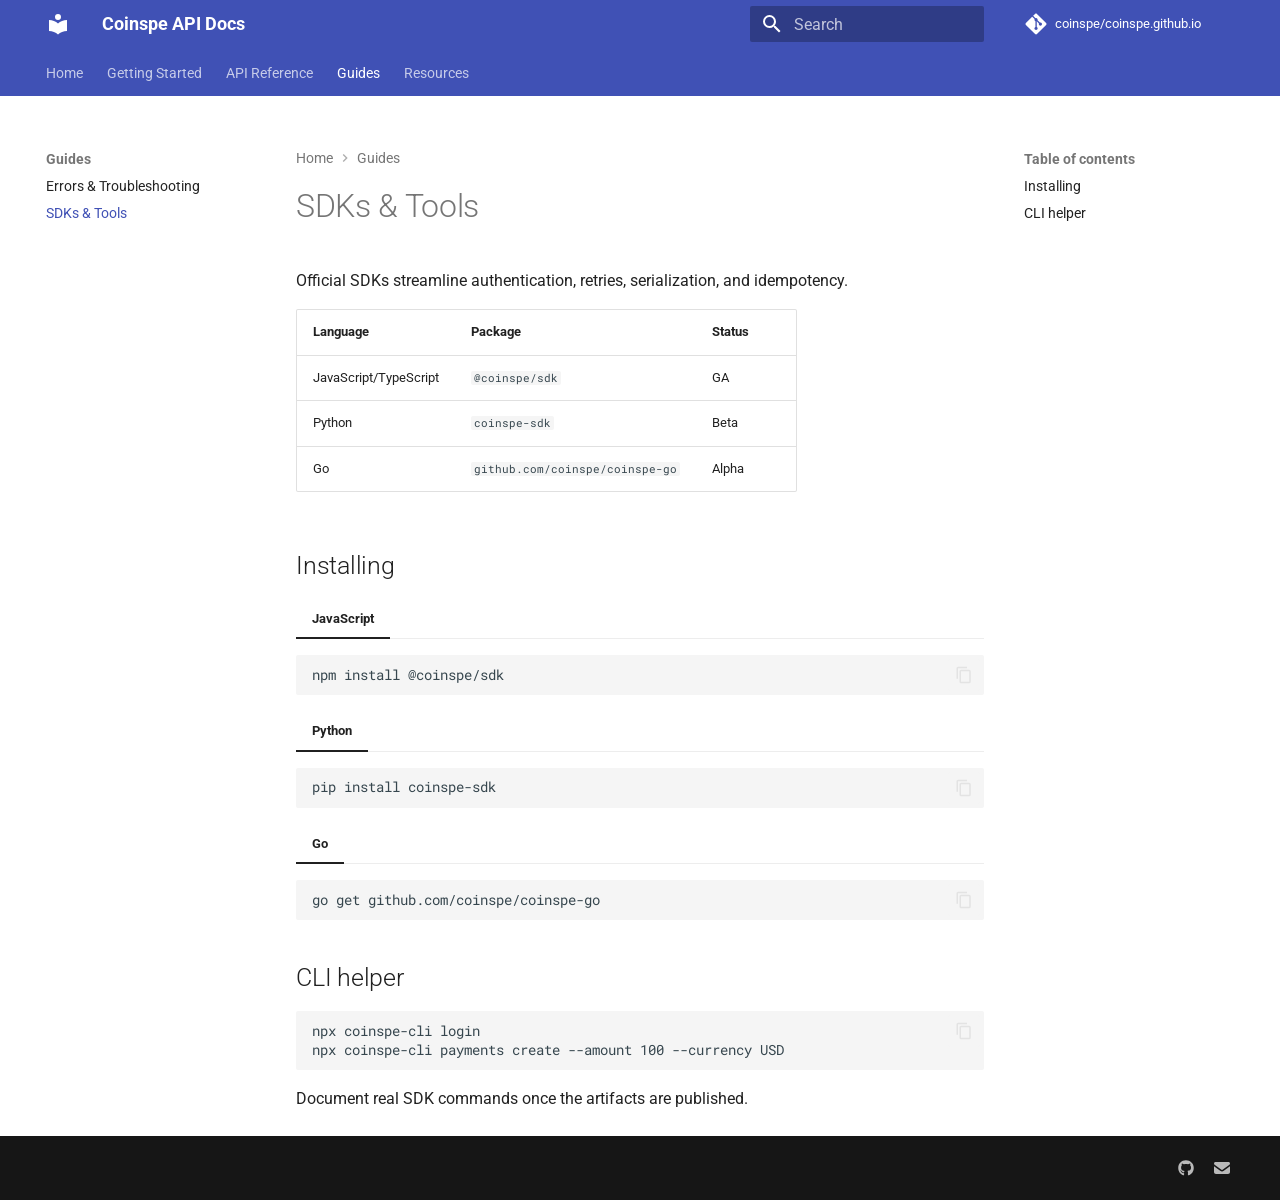
<file: guides/sdks/index.html>
<!doctype html>
<html lang="en" class="no-js">
  <head>
    
      <meta charset="utf-8">
      <meta name="viewport" content="width=device-width,initial-scale=1">
      
        <meta name="description" content="Public API documentation for Coinspe">
      
      
        <meta name="author" content="Coinspe">
      
      
        <link rel="canonical" href="https://coinspe.github.io/guides/sdks/">
      
      
        <link rel="prev" href="../errors/">
      
      
        <link rel="next" href="../../resources/changelog/">
      
      
        
      
      
      <link rel="icon" href="../../assets/images/favicon.png">
      <meta name="generator" content="mkdocs-1.6.1, mkdocs-material-9.7.6">
    
    
      
        <title>SDKs & Tools - Coinspe API Docs</title>
      
    
    
      <link rel="stylesheet" href="../../assets/stylesheets/main.484c7ddc.min.css">
      
        
        <link rel="stylesheet" href="../../assets/stylesheets/palette.ab4e12ef.min.css">
      
      


    
    
      
    
    
      
        
        
        <link rel="preconnect" href="https://fonts.gstatic.com" crossorigin>
        <link rel="stylesheet" href="https://fonts.googleapis.com/css?family=Roboto:300,300i,400,400i,700,700i%7CRoboto+Mono:400,400i,700,700i&display=fallback">
        <style>:root{--md-text-font:"Roboto";--md-code-font:"Roboto Mono"}</style>
      
    
    
      <link rel="stylesheet" href="../../assets/stylesheets/overrides.css">
    
    <script>__md_scope=new URL("../..",location),__md_hash=e=>[...e].reduce(((e,_)=>(e<<5)-e+_.charCodeAt(0)),0),__md_get=(e,_=localStorage,t=__md_scope)=>JSON.parse(_.getItem(t.pathname+"."+e)),__md_set=(e,_,t=localStorage,a=__md_scope)=>{try{t.setItem(a.pathname+"."+e,JSON.stringify(_))}catch(e){}}</script>
    
      

    
    
  </head>
  
  
    
    
      
    
    
    
    
    <body dir="ltr" data-md-color-scheme="default" data-md-color-primary="indigo" data-md-color-accent="cyan">
  
    
    <input class="md-toggle" data-md-toggle="drawer" type="checkbox" id="__drawer" autocomplete="off">
    <input class="md-toggle" data-md-toggle="search" type="checkbox" id="__search" autocomplete="off">
    <label class="md-overlay" for="__drawer"></label>
    <div data-md-component="skip">
      
        
        <a href="#sdks-tools" class="md-skip">
          Skip to content
        </a>
      
    </div>
    <div data-md-component="announce">
      
    </div>
    
    
      

<header class="md-header" data-md-component="header">
  <nav class="md-header__inner md-grid" aria-label="Header">
    <a href="../.." title="Coinspe API Docs" class="md-header__button md-logo" aria-label="Coinspe API Docs" data-md-component="logo">
      
  
  <svg xmlns="http://www.w3.org/2000/svg" viewBox="0 0 24 24"><path d="M12 8a3 3 0 0 0 3-3 3 3 0 0 0-3-3 3 3 0 0 0-3 3 3 3 0 0 0 3 3m0 3.54C9.64 9.35 6.5 8 3 8v11c3.5 0 6.64 1.35 9 3.54 2.36-2.19 5.5-3.54 9-3.54V8c-3.5 0-6.64 1.35-9 3.54"/></svg>

    </a>
    <label class="md-header__button md-icon" for="__drawer">
      
      <svg xmlns="http://www.w3.org/2000/svg" viewBox="0 0 24 24"><path d="M3 6h18v2H3zm0 5h18v2H3zm0 5h18v2H3z"/></svg>
    </label>
    <div class="md-header__title" data-md-component="header-title">
      <div class="md-header__ellipsis">
        <div class="md-header__topic">
          <span class="md-ellipsis">
            Coinspe API Docs
          </span>
        </div>
        <div class="md-header__topic" data-md-component="header-topic">
          <span class="md-ellipsis">
            
              SDKs & Tools
            
          </span>
        </div>
      </div>
    </div>
    
      
        <form class="md-header__option" data-md-component="palette">
  
    
    
    
    <input class="md-option" data-md-color-media="(prefers-color-scheme: light)" data-md-color-scheme="default" data-md-color-primary="indigo" data-md-color-accent="cyan"  aria-hidden="true"  type="radio" name="__palette" id="__palette_0">
    
  
    
    
    
    <input class="md-option" data-md-color-media="(prefers-color-scheme: dark)" data-md-color-scheme="slate" data-md-color-primary="indigo" data-md-color-accent="cyan"  aria-hidden="true"  type="radio" name="__palette" id="__palette_1">
    
  
</form>
      
    
    
      <script>var palette=__md_get("__palette");if(palette&&palette.color){if("(prefers-color-scheme)"===palette.color.media){var media=matchMedia("(prefers-color-scheme: light)"),input=document.querySelector(media.matches?"[data-md-color-media='(prefers-color-scheme: light)']":"[data-md-color-media='(prefers-color-scheme: dark)']");palette.color.media=input.getAttribute("data-md-color-media"),palette.color.scheme=input.getAttribute("data-md-color-scheme"),palette.color.primary=input.getAttribute("data-md-color-primary"),palette.color.accent=input.getAttribute("data-md-color-accent")}for(var[key,value]of Object.entries(palette.color))document.body.setAttribute("data-md-color-"+key,value)}</script>
    
    
    
      
      
        <label class="md-header__button md-icon" for="__search">
          
          <svg xmlns="http://www.w3.org/2000/svg" viewBox="0 0 24 24"><path d="M9.5 3A6.5 6.5 0 0 1 16 9.5c0 1.61-.59 3.09-1.56 4.23l.27.27h.79l5 5-1.5 1.5-5-5v-.79l-.27-.27A6.52 6.52 0 0 1 9.5 16 6.5 6.5 0 0 1 3 9.5 6.5 6.5 0 0 1 9.5 3m0 2C7 5 5 7 5 9.5S7 14 9.5 14 14 12 14 9.5 12 5 9.5 5"/></svg>
        </label>
        <div class="md-search" data-md-component="search" role="dialog">
  <label class="md-search__overlay" for="__search"></label>
  <div class="md-search__inner" role="search">
    <form class="md-search__form" name="search">
      <input type="text" class="md-search__input" name="query" aria-label="Search" placeholder="Search" autocapitalize="off" autocorrect="off" autocomplete="off" spellcheck="false" data-md-component="search-query" required>
      <label class="md-search__icon md-icon" for="__search">
        
        <svg xmlns="http://www.w3.org/2000/svg" viewBox="0 0 24 24"><path d="M9.5 3A6.5 6.5 0 0 1 16 9.5c0 1.61-.59 3.09-1.56 4.23l.27.27h.79l5 5-1.5 1.5-5-5v-.79l-.27-.27A6.52 6.52 0 0 1 9.5 16 6.5 6.5 0 0 1 3 9.5 6.5 6.5 0 0 1 9.5 3m0 2C7 5 5 7 5 9.5S7 14 9.5 14 14 12 14 9.5 12 5 9.5 5"/></svg>
        
        <svg xmlns="http://www.w3.org/2000/svg" viewBox="0 0 24 24"><path d="M20 11v2H8l5.5 5.5-1.42 1.42L4.16 12l7.92-7.92L13.5 5.5 8 11z"/></svg>
      </label>
      <nav class="md-search__options" aria-label="Search">
        
        <button type="reset" class="md-search__icon md-icon" title="Clear" aria-label="Clear" tabindex="-1">
          
          <svg xmlns="http://www.w3.org/2000/svg" viewBox="0 0 24 24"><path d="M19 6.41 17.59 5 12 10.59 6.41 5 5 6.41 10.59 12 5 17.59 6.41 19 12 13.41 17.59 19 19 17.59 13.41 12z"/></svg>
        </button>
      </nav>
      
        <div class="md-search__suggest" data-md-component="search-suggest"></div>
      
    </form>
    <div class="md-search__output">
      <div class="md-search__scrollwrap" tabindex="0" data-md-scrollfix>
        <div class="md-search-result" data-md-component="search-result">
          <div class="md-search-result__meta">
            Initializing search
          </div>
          <ol class="md-search-result__list" role="presentation"></ol>
        </div>
      </div>
    </div>
  </div>
</div>
      
    
    
      <div class="md-header__source">
        <a href="https://github.com/coinspe/coinspe.github.io" title="Go to repository" class="md-source" data-md-component="source">
  <div class="md-source__icon md-icon">
    
    <svg xmlns="http://www.w3.org/2000/svg" viewBox="0 0 448 512"><!--! Font Awesome Free 7.1.0 by @fontawesome - https://fontawesome.com License - https://fontawesome.com/license/free (Icons: CC BY 4.0, Fonts: SIL OFL 1.1, Code: MIT License) Copyright 2025 Fonticons, Inc.--><path d="M439.6 236.1 244 40.5c-5.4-5.5-12.8-8.5-20.4-8.5s-15 3-20.4 8.4L162.5 81l51.5 51.5c27.1-9.1 52.7 16.8 43.4 43.7l49.7 49.7c34.2-11.8 61.2 31 35.5 56.7-26.5 26.5-70.2-2.9-56-37.3L240.3 199v121.9c25.3 12.5 22.3 41.8 9.1 55-6.4 6.4-15.2 10.1-24.3 10.1s-17.8-3.6-24.3-10.1c-17.6-17.6-11.1-46.9 11.2-56v-123c-20.8-8.5-24.6-30.7-18.6-45L142.6 101 8.5 235.1C3 240.6 0 247.9 0 255.5s3 15 8.5 20.4l195.6 195.7c5.4 5.4 12.7 8.4 20.4 8.4s15-3 20.4-8.4l194.7-194.7c5.4-5.4 8.4-12.8 8.4-20.4s-3-15-8.4-20.4"/></svg>
  </div>
  <div class="md-source__repository">
    coinspe/coinspe.github.io
  </div>
</a>
      </div>
    
  </nav>
  
</header>
    
    <div class="md-container" data-md-component="container">
      
      
        
          
            
<nav class="md-tabs" aria-label="Tabs" data-md-component="tabs">
  <div class="md-grid">
    <ul class="md-tabs__list">
      
        
  
  
  
  
    <li class="md-tabs__item">
      <a href="../.." class="md-tabs__link">
        
  
  
    
  
  Home

      </a>
    </li>
  

      
        
  
  
  
  
    
    
      <li class="md-tabs__item">
        <a href="../../getting-started/quickstart/" class="md-tabs__link">
          
  
  
  Getting Started

        </a>
      </li>
    
  

      
        
  
  
  
  
    
    
      <li class="md-tabs__item">
        <a href="../../api-reference/overview/" class="md-tabs__link">
          
  
  
  API Reference

        </a>
      </li>
    
  

      
        
  
  
  
    
  
  
    
    
      <li class="md-tabs__item md-tabs__item--active">
        <a href="../errors/" class="md-tabs__link">
          
  
  
  Guides

        </a>
      </li>
    
  

      
        
  
  
  
  
    
    
      <li class="md-tabs__item">
        <a href="../../resources/changelog/" class="md-tabs__link">
          
  
  
  Resources

        </a>
      </li>
    
  

      
    </ul>
  </div>
</nav>
          
        
      
      <main class="md-main" data-md-component="main">
        <div class="md-main__inner md-grid">
          
            
              
              <div class="md-sidebar md-sidebar--primary" data-md-component="sidebar" data-md-type="navigation" >
                <div class="md-sidebar__scrollwrap">
                  <div class="md-sidebar__inner">
                    


  


<nav class="md-nav md-nav--primary md-nav--lifted" aria-label="Navigation" data-md-level="0">
  <label class="md-nav__title" for="__drawer">
    <a href="../.." title="Coinspe API Docs" class="md-nav__button md-logo" aria-label="Coinspe API Docs" data-md-component="logo">
      
  
  <svg xmlns="http://www.w3.org/2000/svg" viewBox="0 0 24 24"><path d="M12 8a3 3 0 0 0 3-3 3 3 0 0 0-3-3 3 3 0 0 0-3 3 3 3 0 0 0 3 3m0 3.54C9.64 9.35 6.5 8 3 8v11c3.5 0 6.64 1.35 9 3.54 2.36-2.19 5.5-3.54 9-3.54V8c-3.5 0-6.64 1.35-9 3.54"/></svg>

    </a>
    Coinspe API Docs
  </label>
  
    <div class="md-nav__source">
      <a href="https://github.com/coinspe/coinspe.github.io" title="Go to repository" class="md-source" data-md-component="source">
  <div class="md-source__icon md-icon">
    
    <svg xmlns="http://www.w3.org/2000/svg" viewBox="0 0 448 512"><!--! Font Awesome Free 7.1.0 by @fontawesome - https://fontawesome.com License - https://fontawesome.com/license/free (Icons: CC BY 4.0, Fonts: SIL OFL 1.1, Code: MIT License) Copyright 2025 Fonticons, Inc.--><path d="M439.6 236.1 244 40.5c-5.4-5.5-12.8-8.5-20.4-8.5s-15 3-20.4 8.4L162.5 81l51.5 51.5c27.1-9.1 52.7 16.8 43.4 43.7l49.7 49.7c34.2-11.8 61.2 31 35.5 56.7-26.5 26.5-70.2-2.9-56-37.3L240.3 199v121.9c25.3 12.5 22.3 41.8 9.1 55-6.4 6.4-15.2 10.1-24.3 10.1s-17.8-3.6-24.3-10.1c-17.6-17.6-11.1-46.9 11.2-56v-123c-20.8-8.5-24.6-30.7-18.6-45L142.6 101 8.5 235.1C3 240.6 0 247.9 0 255.5s3 15 8.5 20.4l195.6 195.7c5.4 5.4 12.7 8.4 20.4 8.4s15-3 20.4-8.4l194.7-194.7c5.4-5.4 8.4-12.8 8.4-20.4s-3-15-8.4-20.4"/></svg>
  </div>
  <div class="md-source__repository">
    coinspe/coinspe.github.io
  </div>
</a>
    </div>
  
  <ul class="md-nav__list" data-md-scrollfix>
    
      
      
  
  
  
  
    <li class="md-nav__item">
      <a href="../.." class="md-nav__link">
        
  
  
  <span class="md-ellipsis">
    
  
    Home
  

    
  </span>
  
  

      </a>
    </li>
  

    
      
      
  
  
  
  
    
    
    
    
      
      
    
    
    <li class="md-nav__item md-nav__item--nested">
      
        
        
        <input class="md-nav__toggle md-toggle " type="checkbox" id="__nav_2" >
        
          
          <label class="md-nav__link" for="__nav_2" id="__nav_2_label" tabindex="0">
            
  
  
  <span class="md-ellipsis">
    
  
    Getting Started
  

    
  </span>
  
  

            <span class="md-nav__icon md-icon"></span>
          </label>
        
        <nav class="md-nav" data-md-level="1" aria-labelledby="__nav_2_label" aria-expanded="false">
          <label class="md-nav__title" for="__nav_2">
            <span class="md-nav__icon md-icon"></span>
            
  
    Getting Started
  

          </label>
          <ul class="md-nav__list" data-md-scrollfix>
            
              
                
  
  
  
  
    <li class="md-nav__item">
      <a href="../../getting-started/quickstart/" class="md-nav__link">
        
  
  
  <span class="md-ellipsis">
    
  
    Quickstart
  

    
  </span>
  
  

      </a>
    </li>
  

              
            
              
                
  
  
  
  
    <li class="md-nav__item">
      <a href="../../getting-started/authentication/" class="md-nav__link">
        
  
  
  <span class="md-ellipsis">
    
  
    Authentication
  

    
  </span>
  
  

      </a>
    </li>
  

              
            
          </ul>
        </nav>
      
    </li>
  

    
      
      
  
  
  
  
    
    
    
    
      
      
    
    
    <li class="md-nav__item md-nav__item--nested">
      
        
        
        <input class="md-nav__toggle md-toggle " type="checkbox" id="__nav_3" >
        
          
          <label class="md-nav__link" for="__nav_3" id="__nav_3_label" tabindex="0">
            
  
  
  <span class="md-ellipsis">
    
  
    API Reference
  

    
  </span>
  
  

            <span class="md-nav__icon md-icon"></span>
          </label>
        
        <nav class="md-nav" data-md-level="1" aria-labelledby="__nav_3_label" aria-expanded="false">
          <label class="md-nav__title" for="__nav_3">
            <span class="md-nav__icon md-icon"></span>
            
  
    API Reference
  

          </label>
          <ul class="md-nav__list" data-md-scrollfix>
            
              
                
  
  
  
  
    <li class="md-nav__item">
      <a href="../../api-reference/overview/" class="md-nav__link">
        
  
  
  <span class="md-ellipsis">
    
  
    Overview
  

    
  </span>
  
  

      </a>
    </li>
  

              
            
              
                
  
  
  
  
    <li class="md-nav__item">
      <a href="../../api-reference/rest-endpoints/" class="md-nav__link">
        
  
  
  <span class="md-ellipsis">
    
  
    REST Endpoints
  

    
  </span>
  
  

      </a>
    </li>
  

              
            
              
                
  
  
  
  
    <li class="md-nav__item">
      <a href="../../api-reference/webhooks/" class="md-nav__link">
        
  
  
  <span class="md-ellipsis">
    
  
    Webhooks
  

    
  </span>
  
  

      </a>
    </li>
  

              
            
          </ul>
        </nav>
      
    </li>
  

    
      
      
  
  
    
  
  
  
    
    
    
    
      
        
        
      
      
    
    
    <li class="md-nav__item md-nav__item--active md-nav__item--section md-nav__item--nested">
      
        
        
        <input class="md-nav__toggle md-toggle " type="checkbox" id="__nav_4" checked>
        
          
          <label class="md-nav__link" for="__nav_4" id="__nav_4_label" tabindex="">
            
  
  
  <span class="md-ellipsis">
    
  
    Guides
  

    
  </span>
  
  

            <span class="md-nav__icon md-icon"></span>
          </label>
        
        <nav class="md-nav" data-md-level="1" aria-labelledby="__nav_4_label" aria-expanded="true">
          <label class="md-nav__title" for="__nav_4">
            <span class="md-nav__icon md-icon"></span>
            
  
    Guides
  

          </label>
          <ul class="md-nav__list" data-md-scrollfix>
            
              
                
  
  
  
  
    <li class="md-nav__item">
      <a href="../errors/" class="md-nav__link">
        
  
  
  <span class="md-ellipsis">
    
  
    Errors & Troubleshooting
  

    
  </span>
  
  

      </a>
    </li>
  

              
            
              
                
  
  
    
  
  
  
    <li class="md-nav__item md-nav__item--active">
      
      <input class="md-nav__toggle md-toggle" type="checkbox" id="__toc">
      
      
        
      
      
        <label class="md-nav__link md-nav__link--active" for="__toc">
          
  
  
  <span class="md-ellipsis">
    
  
    SDKs & Tools
  

    
  </span>
  
  

          <span class="md-nav__icon md-icon"></span>
        </label>
      
      <a href="./" class="md-nav__link md-nav__link--active">
        
  
  
  <span class="md-ellipsis">
    
  
    SDKs & Tools
  

    
  </span>
  
  

      </a>
      
        

<nav class="md-nav md-nav--secondary" aria-label="Table of contents">
  
  
  
    
  
  
    <label class="md-nav__title" for="__toc">
      <span class="md-nav__icon md-icon"></span>
      Table of contents
    </label>
    <ul class="md-nav__list" data-md-component="toc" data-md-scrollfix>
      
        <li class="md-nav__item">
  <a href="#installing" class="md-nav__link">
    <span class="md-ellipsis">
      
        Installing
      
    </span>
  </a>
  
</li>
      
        <li class="md-nav__item">
  <a href="#cli-helper" class="md-nav__link">
    <span class="md-ellipsis">
      
        CLI helper
      
    </span>
  </a>
  
</li>
      
    </ul>
  
</nav>
      
    </li>
  

              
            
          </ul>
        </nav>
      
    </li>
  

    
      
      
  
  
  
  
    
    
    
    
      
      
    
    
    <li class="md-nav__item md-nav__item--nested">
      
        
        
        <input class="md-nav__toggle md-toggle " type="checkbox" id="__nav_5" >
        
          
          <label class="md-nav__link" for="__nav_5" id="__nav_5_label" tabindex="0">
            
  
  
  <span class="md-ellipsis">
    
  
    Resources
  

    
  </span>
  
  

            <span class="md-nav__icon md-icon"></span>
          </label>
        
        <nav class="md-nav" data-md-level="1" aria-labelledby="__nav_5_label" aria-expanded="false">
          <label class="md-nav__title" for="__nav_5">
            <span class="md-nav__icon md-icon"></span>
            
  
    Resources
  

          </label>
          <ul class="md-nav__list" data-md-scrollfix>
            
              
                
  
  
  
  
    <li class="md-nav__item">
      <a href="../../resources/changelog/" class="md-nav__link">
        
  
  
  <span class="md-ellipsis">
    
  
    Changelog
  

    
  </span>
  
  

      </a>
    </li>
  

              
            
              
                
  
  
  
  
    <li class="md-nav__item">
      <a href="../../resources/support/" class="md-nav__link">
        
  
  
  <span class="md-ellipsis">
    
  
    Support
  

    
  </span>
  
  

      </a>
    </li>
  

              
            
          </ul>
        </nav>
      
    </li>
  

    
  </ul>
</nav>
                  </div>
                </div>
              </div>
            
            
              
              <div class="md-sidebar md-sidebar--secondary" data-md-component="sidebar" data-md-type="toc" >
                <div class="md-sidebar__scrollwrap">
                  <div class="md-sidebar__inner">
                    

<nav class="md-nav md-nav--secondary" aria-label="Table of contents">
  
  
  
    
  
  
    <label class="md-nav__title" for="__toc">
      <span class="md-nav__icon md-icon"></span>
      Table of contents
    </label>
    <ul class="md-nav__list" data-md-component="toc" data-md-scrollfix>
      
        <li class="md-nav__item">
  <a href="#installing" class="md-nav__link">
    <span class="md-ellipsis">
      
        Installing
      
    </span>
  </a>
  
</li>
      
        <li class="md-nav__item">
  <a href="#cli-helper" class="md-nav__link">
    <span class="md-ellipsis">
      
        CLI helper
      
    </span>
  </a>
  
</li>
      
    </ul>
  
</nav>
                  </div>
                </div>
              </div>
            
          
          
            <div class="md-content" data-md-component="content">
              
                



  


  <nav class="md-path" aria-label="Navigation" >
    <ol class="md-path__list">
      
        
  
  
    <li class="md-path__item">
      <a href="../.." class="md-path__link">
        
  <span class="md-ellipsis">
    Home
  </span>

      </a>
    </li>
  

      
      
        
  
  
    
    
      <li class="md-path__item">
        <a href="../errors/" class="md-path__link">
          
  <span class="md-ellipsis">
    Guides
  </span>

        </a>
      </li>
    
  

      
    </ol>
  </nav>

              
              <article class="md-content__inner md-typeset">
                
                  



<h1 id="sdks-tools">SDKs &amp; Tools</h1>
<p>Official SDKs streamline authentication, retries, serialization, and idempotency.</p>
<table>
<thead>
<tr>
<th>Language</th>
<th>Package</th>
<th>Status</th>
</tr>
</thead>
<tbody>
<tr>
<td>JavaScript/TypeScript</td>
<td><code>@coinspe/sdk</code></td>
<td>GA</td>
</tr>
<tr>
<td>Python</td>
<td><code>coinspe-sdk</code></td>
<td>Beta</td>
</tr>
<tr>
<td>Go</td>
<td><code>github.com/coinspe/coinspe-go</code></td>
<td>Alpha</td>
</tr>
</tbody>
</table>
<h2 id="installing">Installing</h2>
<div class="tabbed-set tabbed-alternate" data-tabs="1:1"><input checked="checked" id="__tabbed_1_1" name="__tabbed_1" type="radio" /><div class="tabbed-labels"><label for="__tabbed_1_1">JavaScript</label></div>
<div class="tabbed-content">
<div class="tabbed-block"></div>
</div>
</div>
<div class="highlight"><pre><span></span><code>npm<span class="w"> </span>install<span class="w"> </span>@coinspe/sdk
</code></pre></div>
<div class="tabbed-set tabbed-alternate" data-tabs="2:1"><input checked="checked" id="__tabbed_2_1" name="__tabbed_2" type="radio" /><div class="tabbed-labels"><label for="__tabbed_2_1">Python</label></div>
<div class="tabbed-content">
<div class="tabbed-block"></div>
</div>
</div>
<div class="highlight"><pre><span></span><code>pip<span class="w"> </span>install<span class="w"> </span>coinspe-sdk
</code></pre></div>
<div class="tabbed-set tabbed-alternate" data-tabs="3:1"><input checked="checked" id="__tabbed_3_1" name="__tabbed_3" type="radio" /><div class="tabbed-labels"><label for="__tabbed_3_1">Go</label></div>
<div class="tabbed-content">
<div class="tabbed-block"></div>
</div>
</div>
<div class="highlight"><pre><span></span><code>go<span class="w"> </span>get<span class="w"> </span>github.com/coinspe/coinspe-go
</code></pre></div>
<h2 id="cli-helper">CLI helper</h2>
<div class="highlight"><pre><span></span><code>npx coinspe-cli login
npx coinspe-cli payments create --amount 100 --currency USD
</code></pre></div>
<p>Document real SDK commands once the artifacts are published.</p>












                
              </article>
            </div>
          
          
<script>var target=document.getElementById(location.hash.slice(1));target&&target.name&&(target.checked=target.name.startsWith("__tabbed_"))</script>
        </div>
        
          <button type="button" class="md-top md-icon" data-md-component="top" hidden>
  
  <svg xmlns="http://www.w3.org/2000/svg" viewBox="0 0 24 24"><path d="M13 20h-2V8l-5.5 5.5-1.42-1.42L12 4.16l7.92 7.92-1.42 1.42L13 8z"/></svg>
  Back to top
</button>
        
      </main>
      
        <footer class="md-footer">
  
  <div class="md-footer-meta md-typeset">
    <div class="md-footer-meta__inner md-grid">
      <div class="md-copyright">
  
  
</div>
      
        
<div class="md-social">
  
    
    
    
    
      
      
    
    <a href="https://github.com/coinspe" target="_blank" rel="noopener" title="github.com" class="md-social__link">
      <svg xmlns="http://www.w3.org/2000/svg" viewBox="0 0 512 512"><!--! Font Awesome Free 7.1.0 by @fontawesome - https://fontawesome.com License - https://fontawesome.com/license/free (Icons: CC BY 4.0, Fonts: SIL OFL 1.1, Code: MIT License) Copyright 2025 Fonticons, Inc.--><path d="M173.9 397.4c0 2-2.3 3.6-5.2 3.6-3.3.3-5.6-1.3-5.6-3.6 0-2 2.3-3.6 5.2-3.6 3-.3 5.6 1.3 5.6 3.6m-31.1-4.5c-.7 2 1.3 4.3 4.3 4.9 2.6 1 5.6 0 6.2-2s-1.3-4.3-4.3-5.2c-2.6-.7-5.5.3-6.2 2.3m44.2-1.7c-2.9.7-4.9 2.6-4.6 4.9.3 2 2.9 3.3 5.9 2.6 2.9-.7 4.9-2.6 4.6-4.6-.3-1.9-3-3.2-5.9-2.9M252.8 8C114.1 8 8 113.3 8 252c0 110.9 69.8 205.8 169.5 239.2 12.8 2.3 17.3-5.6 17.3-12.1 0-6.2-.3-40.4-.3-61.4 0 0-70 15-84.7-29.8 0 0-11.4-29.1-27.8-36.6 0 0-22.9-15.7 1.6-15.4 0 0 24.9 2 38.6 25.8 21.9 38.6 58.6 27.5 72.9 20.9 2.3-16 8.8-27.1 16-33.7-55.9-6.2-112.3-14.3-112.3-110.5 0-27.5 7.6-41.3 23.6-58.9-2.6-6.5-11.1-33.3 2.6-67.9 20.9-6.5 69 27 69 27 20-5.6 41.5-8.5 62.8-8.5s42.8 2.9 62.8 8.5c0 0 48.1-33.6 69-27 13.7 34.7 5.2 61.4 2.6 67.9 16 17.7 25.8 31.5 25.8 58.9 0 96.5-58.9 104.2-114.8 110.5 9.2 7.9 17 22.9 17 46.4 0 33.7-.3 75.4-.3 83.6 0 6.5 4.6 14.4 17.3 12.1C436.2 457.8 504 362.9 504 252 504 113.3 391.5 8 252.8 8M105.2 352.9c-1.3 1-1 3.3.7 5.2 1.6 1.6 3.9 2.3 5.2 1 1.3-1 1-3.3-.7-5.2-1.6-1.6-3.9-2.3-5.2-1m-10.8-8.1c-.7 1.3.3 2.9 2.3 3.9 1.6 1 3.6.7 4.3-.7.7-1.3-.3-2.9-2.3-3.9-2-.6-3.6-.3-4.3.7m32.4 35.6c-1.6 1.3-1 4.3 1.3 6.2 2.3 2.3 5.2 2.6 6.5 1 1.3-1.3.7-4.3-1.3-6.2-2.2-2.3-5.2-2.6-6.5-1m-11.4-14.7c-1.6 1-1.6 3.6 0 5.9s4.3 3.3 5.6 2.3c1.6-1.3 1.6-3.9 0-6.2-1.4-2.3-4-3.3-5.6-2"/></svg>
    </a>
  
    
    
    
    
    <a href="mailto:support@coinspe.com" target="_blank" rel="noopener" title="" class="md-social__link">
      <svg xmlns="http://www.w3.org/2000/svg" viewBox="0 0 512 512"><!--! Font Awesome Free 7.1.0 by @fontawesome - https://fontawesome.com License - https://fontawesome.com/license/free (Icons: CC BY 4.0, Fonts: SIL OFL 1.1, Code: MIT License) Copyright 2025 Fonticons, Inc.--><path d="M48 64C21.5 64 0 85.5 0 112c0 15.1 7.1 29.3 19.2 38.4l208 156a48 48 0 0 0 57.6 0l208-156c12.1-9.1 19.2-23.3 19.2-38.4 0-26.5-21.5-48-48-48zM0 196v188c0 35.3 28.7 64 64 64h384c35.3 0 64-28.7 64-64V196L313.6 344.8c-34.1 25.6-81.1 25.6-115.2 0z"/></svg>
    </a>
  
</div>
      
    </div>
  </div>
</footer>
      
    </div>
    <div class="md-dialog" data-md-component="dialog">
      <div class="md-dialog__inner md-typeset"></div>
    </div>
    
    
    
      
      
      <script id="__config" type="application/json">{"annotate": null, "base": "../..", "features": ["navigation.instant", "navigation.top", "navigation.tabs", "navigation.path", "content.code.copy", "content.action.edit", "content.code.annotate", "search.highlight", "search.suggest"], "search": "../../assets/javascripts/workers/search.2c215733.min.js", "tags": null, "translations": {"clipboard.copied": "Copied to clipboard", "clipboard.copy": "Copy to clipboard", "search.result.more.one": "1 more on this page", "search.result.more.other": "# more on this page", "search.result.none": "No matching documents", "search.result.one": "1 matching document", "search.result.other": "# matching documents", "search.result.placeholder": "Type to start searching", "search.result.term.missing": "Missing", "select.version": "Select version"}, "version": null}</script>
    
    
      <script src="../../assets/javascripts/bundle.79ae519e.min.js"></script>
      
        <script src="../../assets/javascripts/toast.js"></script>
      
    
  </body>
</html>
</file>
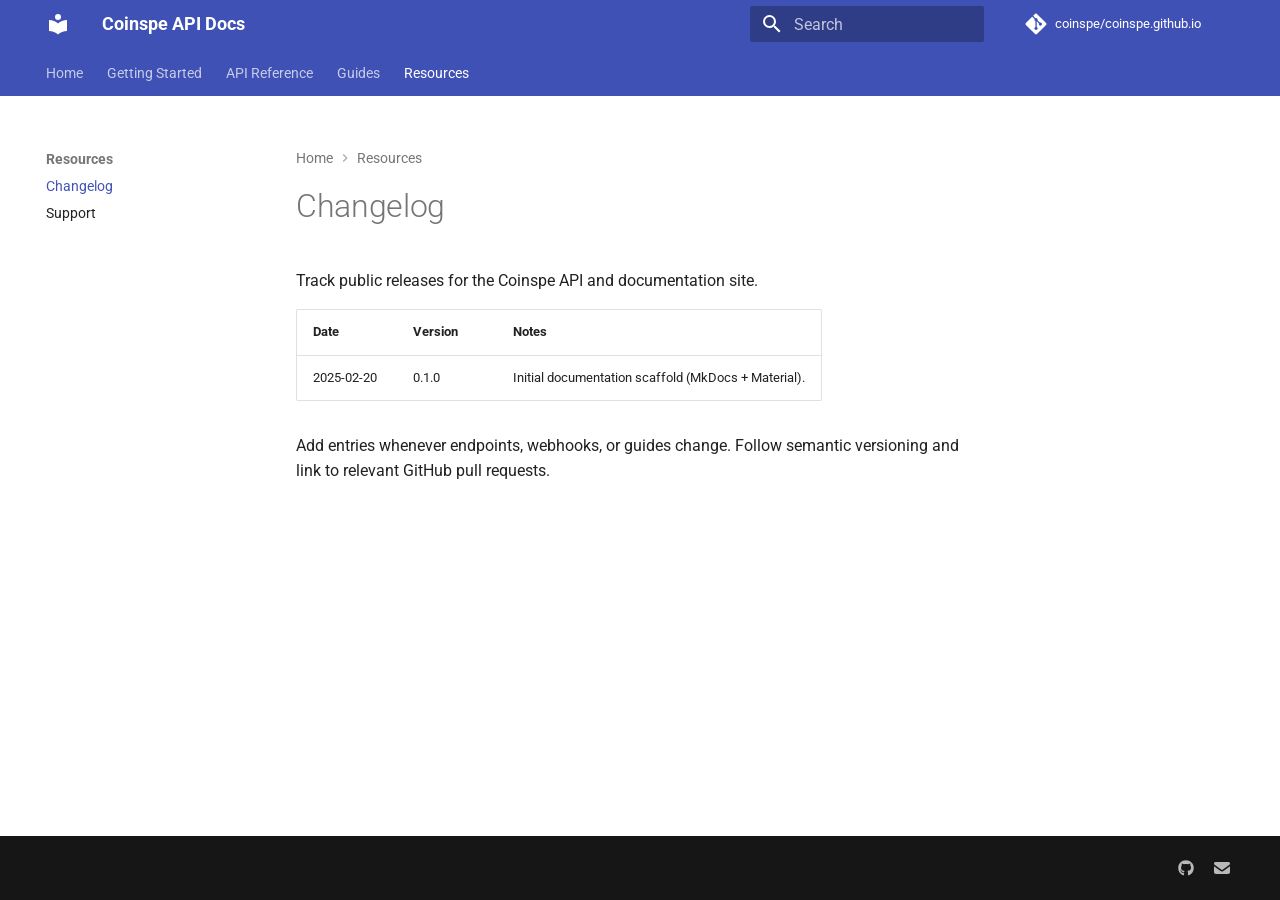
<file: resources/changelog/index.html>
<!doctype html>
<html lang="en" class="no-js">
  <head>
    
      <meta charset="utf-8">
      <meta name="viewport" content="width=device-width,initial-scale=1">
      
        <meta name="description" content="Public API documentation for Coinspe">
      
      
        <meta name="author" content="Coinspe">
      
      
        <link rel="canonical" href="https://coinspe.github.io/resources/changelog/">
      
      
        <link rel="prev" href="../../guides/sdks/">
      
      
        <link rel="next" href="../support/">
      
      
        
      
      
      <link rel="icon" href="../../assets/images/favicon.png">
      <meta name="generator" content="mkdocs-1.6.1, mkdocs-material-9.7.6">
    
    
      
        <title>Changelog - Coinspe API Docs</title>
      
    
    
      <link rel="stylesheet" href="../../assets/stylesheets/main.484c7ddc.min.css">
      
        
        <link rel="stylesheet" href="../../assets/stylesheets/palette.ab4e12ef.min.css">
      
      


    
    
      
    
    
      
        
        
        <link rel="preconnect" href="https://fonts.gstatic.com" crossorigin>
        <link rel="stylesheet" href="https://fonts.googleapis.com/css?family=Roboto:300,300i,400,400i,700,700i%7CRoboto+Mono:400,400i,700,700i&display=fallback">
        <style>:root{--md-text-font:"Roboto";--md-code-font:"Roboto Mono"}</style>
      
    
    
      <link rel="stylesheet" href="../../assets/stylesheets/overrides.css">
    
    <script>__md_scope=new URL("../..",location),__md_hash=e=>[...e].reduce(((e,_)=>(e<<5)-e+_.charCodeAt(0)),0),__md_get=(e,_=localStorage,t=__md_scope)=>JSON.parse(_.getItem(t.pathname+"."+e)),__md_set=(e,_,t=localStorage,a=__md_scope)=>{try{t.setItem(a.pathname+"."+e,JSON.stringify(_))}catch(e){}}</script>
    
      

    
    
  </head>
  
  
    
    
      
    
    
    
    
    <body dir="ltr" data-md-color-scheme="default" data-md-color-primary="indigo" data-md-color-accent="cyan">
  
    
    <input class="md-toggle" data-md-toggle="drawer" type="checkbox" id="__drawer" autocomplete="off">
    <input class="md-toggle" data-md-toggle="search" type="checkbox" id="__search" autocomplete="off">
    <label class="md-overlay" for="__drawer"></label>
    <div data-md-component="skip">
      
        
        <a href="#changelog" class="md-skip">
          Skip to content
        </a>
      
    </div>
    <div data-md-component="announce">
      
    </div>
    
    
      

<header class="md-header" data-md-component="header">
  <nav class="md-header__inner md-grid" aria-label="Header">
    <a href="../.." title="Coinspe API Docs" class="md-header__button md-logo" aria-label="Coinspe API Docs" data-md-component="logo">
      
  
  <svg xmlns="http://www.w3.org/2000/svg" viewBox="0 0 24 24"><path d="M12 8a3 3 0 0 0 3-3 3 3 0 0 0-3-3 3 3 0 0 0-3 3 3 3 0 0 0 3 3m0 3.54C9.64 9.35 6.5 8 3 8v11c3.5 0 6.64 1.35 9 3.54 2.36-2.19 5.5-3.54 9-3.54V8c-3.5 0-6.64 1.35-9 3.54"/></svg>

    </a>
    <label class="md-header__button md-icon" for="__drawer">
      
      <svg xmlns="http://www.w3.org/2000/svg" viewBox="0 0 24 24"><path d="M3 6h18v2H3zm0 5h18v2H3zm0 5h18v2H3z"/></svg>
    </label>
    <div class="md-header__title" data-md-component="header-title">
      <div class="md-header__ellipsis">
        <div class="md-header__topic">
          <span class="md-ellipsis">
            Coinspe API Docs
          </span>
        </div>
        <div class="md-header__topic" data-md-component="header-topic">
          <span class="md-ellipsis">
            
              Changelog
            
          </span>
        </div>
      </div>
    </div>
    
      
        <form class="md-header__option" data-md-component="palette">
  
    
    
    
    <input class="md-option" data-md-color-media="(prefers-color-scheme: light)" data-md-color-scheme="default" data-md-color-primary="indigo" data-md-color-accent="cyan"  aria-hidden="true"  type="radio" name="__palette" id="__palette_0">
    
  
    
    
    
    <input class="md-option" data-md-color-media="(prefers-color-scheme: dark)" data-md-color-scheme="slate" data-md-color-primary="indigo" data-md-color-accent="cyan"  aria-hidden="true"  type="radio" name="__palette" id="__palette_1">
    
  
</form>
      
    
    
      <script>var palette=__md_get("__palette");if(palette&&palette.color){if("(prefers-color-scheme)"===palette.color.media){var media=matchMedia("(prefers-color-scheme: light)"),input=document.querySelector(media.matches?"[data-md-color-media='(prefers-color-scheme: light)']":"[data-md-color-media='(prefers-color-scheme: dark)']");palette.color.media=input.getAttribute("data-md-color-media"),palette.color.scheme=input.getAttribute("data-md-color-scheme"),palette.color.primary=input.getAttribute("data-md-color-primary"),palette.color.accent=input.getAttribute("data-md-color-accent")}for(var[key,value]of Object.entries(palette.color))document.body.setAttribute("data-md-color-"+key,value)}</script>
    
    
    
      
      
        <label class="md-header__button md-icon" for="__search">
          
          <svg xmlns="http://www.w3.org/2000/svg" viewBox="0 0 24 24"><path d="M9.5 3A6.5 6.5 0 0 1 16 9.5c0 1.61-.59 3.09-1.56 4.23l.27.27h.79l5 5-1.5 1.5-5-5v-.79l-.27-.27A6.52 6.52 0 0 1 9.5 16 6.5 6.5 0 0 1 3 9.5 6.5 6.5 0 0 1 9.5 3m0 2C7 5 5 7 5 9.5S7 14 9.5 14 14 12 14 9.5 12 5 9.5 5"/></svg>
        </label>
        <div class="md-search" data-md-component="search" role="dialog">
  <label class="md-search__overlay" for="__search"></label>
  <div class="md-search__inner" role="search">
    <form class="md-search__form" name="search">
      <input type="text" class="md-search__input" name="query" aria-label="Search" placeholder="Search" autocapitalize="off" autocorrect="off" autocomplete="off" spellcheck="false" data-md-component="search-query" required>
      <label class="md-search__icon md-icon" for="__search">
        
        <svg xmlns="http://www.w3.org/2000/svg" viewBox="0 0 24 24"><path d="M9.5 3A6.5 6.5 0 0 1 16 9.5c0 1.61-.59 3.09-1.56 4.23l.27.27h.79l5 5-1.5 1.5-5-5v-.79l-.27-.27A6.52 6.52 0 0 1 9.5 16 6.5 6.5 0 0 1 3 9.5 6.5 6.5 0 0 1 9.5 3m0 2C7 5 5 7 5 9.5S7 14 9.5 14 14 12 14 9.5 12 5 9.5 5"/></svg>
        
        <svg xmlns="http://www.w3.org/2000/svg" viewBox="0 0 24 24"><path d="M20 11v2H8l5.5 5.5-1.42 1.42L4.16 12l7.92-7.92L13.5 5.5 8 11z"/></svg>
      </label>
      <nav class="md-search__options" aria-label="Search">
        
        <button type="reset" class="md-search__icon md-icon" title="Clear" aria-label="Clear" tabindex="-1">
          
          <svg xmlns="http://www.w3.org/2000/svg" viewBox="0 0 24 24"><path d="M19 6.41 17.59 5 12 10.59 6.41 5 5 6.41 10.59 12 5 17.59 6.41 19 12 13.41 17.59 19 19 17.59 13.41 12z"/></svg>
        </button>
      </nav>
      
        <div class="md-search__suggest" data-md-component="search-suggest"></div>
      
    </form>
    <div class="md-search__output">
      <div class="md-search__scrollwrap" tabindex="0" data-md-scrollfix>
        <div class="md-search-result" data-md-component="search-result">
          <div class="md-search-result__meta">
            Initializing search
          </div>
          <ol class="md-search-result__list" role="presentation"></ol>
        </div>
      </div>
    </div>
  </div>
</div>
      
    
    
      <div class="md-header__source">
        <a href="https://github.com/coinspe/coinspe.github.io" title="Go to repository" class="md-source" data-md-component="source">
  <div class="md-source__icon md-icon">
    
    <svg xmlns="http://www.w3.org/2000/svg" viewBox="0 0 448 512"><!--! Font Awesome Free 7.1.0 by @fontawesome - https://fontawesome.com License - https://fontawesome.com/license/free (Icons: CC BY 4.0, Fonts: SIL OFL 1.1, Code: MIT License) Copyright 2025 Fonticons, Inc.--><path d="M439.6 236.1 244 40.5c-5.4-5.5-12.8-8.5-20.4-8.5s-15 3-20.4 8.4L162.5 81l51.5 51.5c27.1-9.1 52.7 16.8 43.4 43.7l49.7 49.7c34.2-11.8 61.2 31 35.5 56.7-26.5 26.5-70.2-2.9-56-37.3L240.3 199v121.9c25.3 12.5 22.3 41.8 9.1 55-6.4 6.4-15.2 10.1-24.3 10.1s-17.8-3.6-24.3-10.1c-17.6-17.6-11.1-46.9 11.2-56v-123c-20.8-8.5-24.6-30.7-18.6-45L142.6 101 8.5 235.1C3 240.6 0 247.9 0 255.5s3 15 8.5 20.4l195.6 195.7c5.4 5.4 12.7 8.4 20.4 8.4s15-3 20.4-8.4l194.7-194.7c5.4-5.4 8.4-12.8 8.4-20.4s-3-15-8.4-20.4"/></svg>
  </div>
  <div class="md-source__repository">
    coinspe/coinspe.github.io
  </div>
</a>
      </div>
    
  </nav>
  
</header>
    
    <div class="md-container" data-md-component="container">
      
      
        
          
            
<nav class="md-tabs" aria-label="Tabs" data-md-component="tabs">
  <div class="md-grid">
    <ul class="md-tabs__list">
      
        
  
  
  
  
    <li class="md-tabs__item">
      <a href="../.." class="md-tabs__link">
        
  
  
    
  
  Home

      </a>
    </li>
  

      
        
  
  
  
  
    
    
      <li class="md-tabs__item">
        <a href="../../getting-started/quickstart/" class="md-tabs__link">
          
  
  
  Getting Started

        </a>
      </li>
    
  

      
        
  
  
  
  
    
    
      <li class="md-tabs__item">
        <a href="../../api-reference/overview/" class="md-tabs__link">
          
  
  
  API Reference

        </a>
      </li>
    
  

      
        
  
  
  
  
    
    
      <li class="md-tabs__item">
        <a href="../../guides/errors/" class="md-tabs__link">
          
  
  
  Guides

        </a>
      </li>
    
  

      
        
  
  
  
    
  
  
    
    
      <li class="md-tabs__item md-tabs__item--active">
        <a href="./" class="md-tabs__link">
          
  
  
  Resources

        </a>
      </li>
    
  

      
    </ul>
  </div>
</nav>
          
        
      
      <main class="md-main" data-md-component="main">
        <div class="md-main__inner md-grid">
          
            
              
              <div class="md-sidebar md-sidebar--primary" data-md-component="sidebar" data-md-type="navigation" >
                <div class="md-sidebar__scrollwrap">
                  <div class="md-sidebar__inner">
                    


  


<nav class="md-nav md-nav--primary md-nav--lifted" aria-label="Navigation" data-md-level="0">
  <label class="md-nav__title" for="__drawer">
    <a href="../.." title="Coinspe API Docs" class="md-nav__button md-logo" aria-label="Coinspe API Docs" data-md-component="logo">
      
  
  <svg xmlns="http://www.w3.org/2000/svg" viewBox="0 0 24 24"><path d="M12 8a3 3 0 0 0 3-3 3 3 0 0 0-3-3 3 3 0 0 0-3 3 3 3 0 0 0 3 3m0 3.54C9.64 9.35 6.5 8 3 8v11c3.5 0 6.64 1.35 9 3.54 2.36-2.19 5.5-3.54 9-3.54V8c-3.5 0-6.64 1.35-9 3.54"/></svg>

    </a>
    Coinspe API Docs
  </label>
  
    <div class="md-nav__source">
      <a href="https://github.com/coinspe/coinspe.github.io" title="Go to repository" class="md-source" data-md-component="source">
  <div class="md-source__icon md-icon">
    
    <svg xmlns="http://www.w3.org/2000/svg" viewBox="0 0 448 512"><!--! Font Awesome Free 7.1.0 by @fontawesome - https://fontawesome.com License - https://fontawesome.com/license/free (Icons: CC BY 4.0, Fonts: SIL OFL 1.1, Code: MIT License) Copyright 2025 Fonticons, Inc.--><path d="M439.6 236.1 244 40.5c-5.4-5.5-12.8-8.5-20.4-8.5s-15 3-20.4 8.4L162.5 81l51.5 51.5c27.1-9.1 52.7 16.8 43.4 43.7l49.7 49.7c34.2-11.8 61.2 31 35.5 56.7-26.5 26.5-70.2-2.9-56-37.3L240.3 199v121.9c25.3 12.5 22.3 41.8 9.1 55-6.4 6.4-15.2 10.1-24.3 10.1s-17.8-3.6-24.3-10.1c-17.6-17.6-11.1-46.9 11.2-56v-123c-20.8-8.5-24.6-30.7-18.6-45L142.6 101 8.5 235.1C3 240.6 0 247.9 0 255.5s3 15 8.5 20.4l195.6 195.7c5.4 5.4 12.7 8.4 20.4 8.4s15-3 20.4-8.4l194.7-194.7c5.4-5.4 8.4-12.8 8.4-20.4s-3-15-8.4-20.4"/></svg>
  </div>
  <div class="md-source__repository">
    coinspe/coinspe.github.io
  </div>
</a>
    </div>
  
  <ul class="md-nav__list" data-md-scrollfix>
    
      
      
  
  
  
  
    <li class="md-nav__item">
      <a href="../.." class="md-nav__link">
        
  
  
  <span class="md-ellipsis">
    
  
    Home
  

    
  </span>
  
  

      </a>
    </li>
  

    
      
      
  
  
  
  
    
    
    
    
      
      
    
    
    <li class="md-nav__item md-nav__item--nested">
      
        
        
        <input class="md-nav__toggle md-toggle " type="checkbox" id="__nav_2" >
        
          
          <label class="md-nav__link" for="__nav_2" id="__nav_2_label" tabindex="0">
            
  
  
  <span class="md-ellipsis">
    
  
    Getting Started
  

    
  </span>
  
  

            <span class="md-nav__icon md-icon"></span>
          </label>
        
        <nav class="md-nav" data-md-level="1" aria-labelledby="__nav_2_label" aria-expanded="false">
          <label class="md-nav__title" for="__nav_2">
            <span class="md-nav__icon md-icon"></span>
            
  
    Getting Started
  

          </label>
          <ul class="md-nav__list" data-md-scrollfix>
            
              
                
  
  
  
  
    <li class="md-nav__item">
      <a href="../../getting-started/quickstart/" class="md-nav__link">
        
  
  
  <span class="md-ellipsis">
    
  
    Quickstart
  

    
  </span>
  
  

      </a>
    </li>
  

              
            
              
                
  
  
  
  
    <li class="md-nav__item">
      <a href="../../getting-started/authentication/" class="md-nav__link">
        
  
  
  <span class="md-ellipsis">
    
  
    Authentication
  

    
  </span>
  
  

      </a>
    </li>
  

              
            
          </ul>
        </nav>
      
    </li>
  

    
      
      
  
  
  
  
    
    
    
    
      
      
    
    
    <li class="md-nav__item md-nav__item--nested">
      
        
        
        <input class="md-nav__toggle md-toggle " type="checkbox" id="__nav_3" >
        
          
          <label class="md-nav__link" for="__nav_3" id="__nav_3_label" tabindex="0">
            
  
  
  <span class="md-ellipsis">
    
  
    API Reference
  

    
  </span>
  
  

            <span class="md-nav__icon md-icon"></span>
          </label>
        
        <nav class="md-nav" data-md-level="1" aria-labelledby="__nav_3_label" aria-expanded="false">
          <label class="md-nav__title" for="__nav_3">
            <span class="md-nav__icon md-icon"></span>
            
  
    API Reference
  

          </label>
          <ul class="md-nav__list" data-md-scrollfix>
            
              
                
  
  
  
  
    <li class="md-nav__item">
      <a href="../../api-reference/overview/" class="md-nav__link">
        
  
  
  <span class="md-ellipsis">
    
  
    Overview
  

    
  </span>
  
  

      </a>
    </li>
  

              
            
              
                
  
  
  
  
    <li class="md-nav__item">
      <a href="../../api-reference/rest-endpoints/" class="md-nav__link">
        
  
  
  <span class="md-ellipsis">
    
  
    REST Endpoints
  

    
  </span>
  
  

      </a>
    </li>
  

              
            
              
                
  
  
  
  
    <li class="md-nav__item">
      <a href="../../api-reference/webhooks/" class="md-nav__link">
        
  
  
  <span class="md-ellipsis">
    
  
    Webhooks
  

    
  </span>
  
  

      </a>
    </li>
  

              
            
          </ul>
        </nav>
      
    </li>
  

    
      
      
  
  
  
  
    
    
    
    
      
      
    
    
    <li class="md-nav__item md-nav__item--nested">
      
        
        
        <input class="md-nav__toggle md-toggle " type="checkbox" id="__nav_4" >
        
          
          <label class="md-nav__link" for="__nav_4" id="__nav_4_label" tabindex="0">
            
  
  
  <span class="md-ellipsis">
    
  
    Guides
  

    
  </span>
  
  

            <span class="md-nav__icon md-icon"></span>
          </label>
        
        <nav class="md-nav" data-md-level="1" aria-labelledby="__nav_4_label" aria-expanded="false">
          <label class="md-nav__title" for="__nav_4">
            <span class="md-nav__icon md-icon"></span>
            
  
    Guides
  

          </label>
          <ul class="md-nav__list" data-md-scrollfix>
            
              
                
  
  
  
  
    <li class="md-nav__item">
      <a href="../../guides/errors/" class="md-nav__link">
        
  
  
  <span class="md-ellipsis">
    
  
    Errors & Troubleshooting
  

    
  </span>
  
  

      </a>
    </li>
  

              
            
              
                
  
  
  
  
    <li class="md-nav__item">
      <a href="../../guides/sdks/" class="md-nav__link">
        
  
  
  <span class="md-ellipsis">
    
  
    SDKs & Tools
  

    
  </span>
  
  

      </a>
    </li>
  

              
            
          </ul>
        </nav>
      
    </li>
  

    
      
      
  
  
    
  
  
  
    
    
    
    
      
        
        
      
      
    
    
    <li class="md-nav__item md-nav__item--active md-nav__item--section md-nav__item--nested">
      
        
        
        <input class="md-nav__toggle md-toggle " type="checkbox" id="__nav_5" checked>
        
          
          <label class="md-nav__link" for="__nav_5" id="__nav_5_label" tabindex="">
            
  
  
  <span class="md-ellipsis">
    
  
    Resources
  

    
  </span>
  
  

            <span class="md-nav__icon md-icon"></span>
          </label>
        
        <nav class="md-nav" data-md-level="1" aria-labelledby="__nav_5_label" aria-expanded="true">
          <label class="md-nav__title" for="__nav_5">
            <span class="md-nav__icon md-icon"></span>
            
  
    Resources
  

          </label>
          <ul class="md-nav__list" data-md-scrollfix>
            
              
                
  
  
    
  
  
  
    <li class="md-nav__item md-nav__item--active">
      
      <input class="md-nav__toggle md-toggle" type="checkbox" id="__toc">
      
      
        
      
      
      <a href="./" class="md-nav__link md-nav__link--active">
        
  
  
  <span class="md-ellipsis">
    
  
    Changelog
  

    
  </span>
  
  

      </a>
      
    </li>
  

              
            
              
                
  
  
  
  
    <li class="md-nav__item">
      <a href="../support/" class="md-nav__link">
        
  
  
  <span class="md-ellipsis">
    
  
    Support
  

    
  </span>
  
  

      </a>
    </li>
  

              
            
          </ul>
        </nav>
      
    </li>
  

    
  </ul>
</nav>
                  </div>
                </div>
              </div>
            
            
              
              <div class="md-sidebar md-sidebar--secondary" data-md-component="sidebar" data-md-type="toc" >
                <div class="md-sidebar__scrollwrap">
                  <div class="md-sidebar__inner">
                    

<nav class="md-nav md-nav--secondary" aria-label="Table of contents">
  
  
  
    
  
  
</nav>
                  </div>
                </div>
              </div>
            
          
          
            <div class="md-content" data-md-component="content">
              
                



  


  <nav class="md-path" aria-label="Navigation" >
    <ol class="md-path__list">
      
        
  
  
    <li class="md-path__item">
      <a href="../.." class="md-path__link">
        
  <span class="md-ellipsis">
    Home
  </span>

      </a>
    </li>
  

      
      
        
  
  
    
    
      <li class="md-path__item">
        <a href="./" class="md-path__link">
          
  <span class="md-ellipsis">
    Resources
  </span>

        </a>
      </li>
    
  

      
    </ol>
  </nav>

              
              <article class="md-content__inner md-typeset">
                
                  



<h1 id="changelog">Changelog</h1>
<p>Track public releases for the Coinspe API and documentation site.</p>
<table>
<thead>
<tr>
<th>Date</th>
<th>Version</th>
<th>Notes</th>
</tr>
</thead>
<tbody>
<tr>
<td>2025-02-20</td>
<td>0.1.0</td>
<td>Initial documentation scaffold (MkDocs + Material).</td>
</tr>
</tbody>
</table>
<p>Add entries whenever endpoints, webhooks, or guides change. Follow semantic versioning and link to relevant GitHub pull requests.</p>












                
              </article>
            </div>
          
          
<script>var target=document.getElementById(location.hash.slice(1));target&&target.name&&(target.checked=target.name.startsWith("__tabbed_"))</script>
        </div>
        
          <button type="button" class="md-top md-icon" data-md-component="top" hidden>
  
  <svg xmlns="http://www.w3.org/2000/svg" viewBox="0 0 24 24"><path d="M13 20h-2V8l-5.5 5.5-1.42-1.42L12 4.16l7.92 7.92-1.42 1.42L13 8z"/></svg>
  Back to top
</button>
        
      </main>
      
        <footer class="md-footer">
  
  <div class="md-footer-meta md-typeset">
    <div class="md-footer-meta__inner md-grid">
      <div class="md-copyright">
  
  
</div>
      
        
<div class="md-social">
  
    
    
    
    
      
      
    
    <a href="https://github.com/coinspe" target="_blank" rel="noopener" title="github.com" class="md-social__link">
      <svg xmlns="http://www.w3.org/2000/svg" viewBox="0 0 512 512"><!--! Font Awesome Free 7.1.0 by @fontawesome - https://fontawesome.com License - https://fontawesome.com/license/free (Icons: CC BY 4.0, Fonts: SIL OFL 1.1, Code: MIT License) Copyright 2025 Fonticons, Inc.--><path d="M173.9 397.4c0 2-2.3 3.6-5.2 3.6-3.3.3-5.6-1.3-5.6-3.6 0-2 2.3-3.6 5.2-3.6 3-.3 5.6 1.3 5.6 3.6m-31.1-4.5c-.7 2 1.3 4.3 4.3 4.9 2.6 1 5.6 0 6.2-2s-1.3-4.3-4.3-5.2c-2.6-.7-5.5.3-6.2 2.3m44.2-1.7c-2.9.7-4.9 2.6-4.6 4.9.3 2 2.9 3.3 5.9 2.6 2.9-.7 4.9-2.6 4.6-4.6-.3-1.9-3-3.2-5.9-2.9M252.8 8C114.1 8 8 113.3 8 252c0 110.9 69.8 205.8 169.5 239.2 12.8 2.3 17.3-5.6 17.3-12.1 0-6.2-.3-40.4-.3-61.4 0 0-70 15-84.7-29.8 0 0-11.4-29.1-27.8-36.6 0 0-22.9-15.7 1.6-15.4 0 0 24.9 2 38.6 25.8 21.9 38.6 58.6 27.5 72.9 20.9 2.3-16 8.8-27.1 16-33.7-55.9-6.2-112.3-14.3-112.3-110.5 0-27.5 7.6-41.3 23.6-58.9-2.6-6.5-11.1-33.3 2.6-67.9 20.9-6.5 69 27 69 27 20-5.6 41.5-8.5 62.8-8.5s42.8 2.9 62.8 8.5c0 0 48.1-33.6 69-27 13.7 34.7 5.2 61.4 2.6 67.9 16 17.7 25.8 31.5 25.8 58.9 0 96.5-58.9 104.2-114.8 110.5 9.2 7.9 17 22.9 17 46.4 0 33.7-.3 75.4-.3 83.6 0 6.5 4.6 14.4 17.3 12.1C436.2 457.8 504 362.9 504 252 504 113.3 391.5 8 252.8 8M105.2 352.9c-1.3 1-1 3.3.7 5.2 1.6 1.6 3.9 2.3 5.2 1 1.3-1 1-3.3-.7-5.2-1.6-1.6-3.9-2.3-5.2-1m-10.8-8.1c-.7 1.3.3 2.9 2.3 3.9 1.6 1 3.6.7 4.3-.7.7-1.3-.3-2.9-2.3-3.9-2-.6-3.6-.3-4.3.7m32.4 35.6c-1.6 1.3-1 4.3 1.3 6.2 2.3 2.3 5.2 2.6 6.5 1 1.3-1.3.7-4.3-1.3-6.2-2.2-2.3-5.2-2.6-6.5-1m-11.4-14.7c-1.6 1-1.6 3.6 0 5.9s4.3 3.3 5.6 2.3c1.6-1.3 1.6-3.9 0-6.2-1.4-2.3-4-3.3-5.6-2"/></svg>
    </a>
  
    
    
    
    
    <a href="mailto:support@coinspe.com" target="_blank" rel="noopener" title="" class="md-social__link">
      <svg xmlns="http://www.w3.org/2000/svg" viewBox="0 0 512 512"><!--! Font Awesome Free 7.1.0 by @fontawesome - https://fontawesome.com License - https://fontawesome.com/license/free (Icons: CC BY 4.0, Fonts: SIL OFL 1.1, Code: MIT License) Copyright 2025 Fonticons, Inc.--><path d="M48 64C21.5 64 0 85.5 0 112c0 15.1 7.1 29.3 19.2 38.4l208 156a48 48 0 0 0 57.6 0l208-156c12.1-9.1 19.2-23.3 19.2-38.4 0-26.5-21.5-48-48-48zM0 196v188c0 35.3 28.7 64 64 64h384c35.3 0 64-28.7 64-64V196L313.6 344.8c-34.1 25.6-81.1 25.6-115.2 0z"/></svg>
    </a>
  
</div>
      
    </div>
  </div>
</footer>
      
    </div>
    <div class="md-dialog" data-md-component="dialog">
      <div class="md-dialog__inner md-typeset"></div>
    </div>
    
    
    
      
      
      <script id="__config" type="application/json">{"annotate": null, "base": "../..", "features": ["navigation.instant", "navigation.top", "navigation.tabs", "navigation.path", "content.code.copy", "content.action.edit", "content.code.annotate", "search.highlight", "search.suggest"], "search": "../../assets/javascripts/workers/search.2c215733.min.js", "tags": null, "translations": {"clipboard.copied": "Copied to clipboard", "clipboard.copy": "Copy to clipboard", "search.result.more.one": "1 more on this page", "search.result.more.other": "# more on this page", "search.result.none": "No matching documents", "search.result.one": "1 matching document", "search.result.other": "# matching documents", "search.result.placeholder": "Type to start searching", "search.result.term.missing": "Missing", "select.version": "Select version"}, "version": null}</script>
    
    
      <script src="../../assets/javascripts/bundle.79ae519e.min.js"></script>
      
        <script src="../../assets/javascripts/toast.js"></script>
      
    
  </body>
</html>
</file>
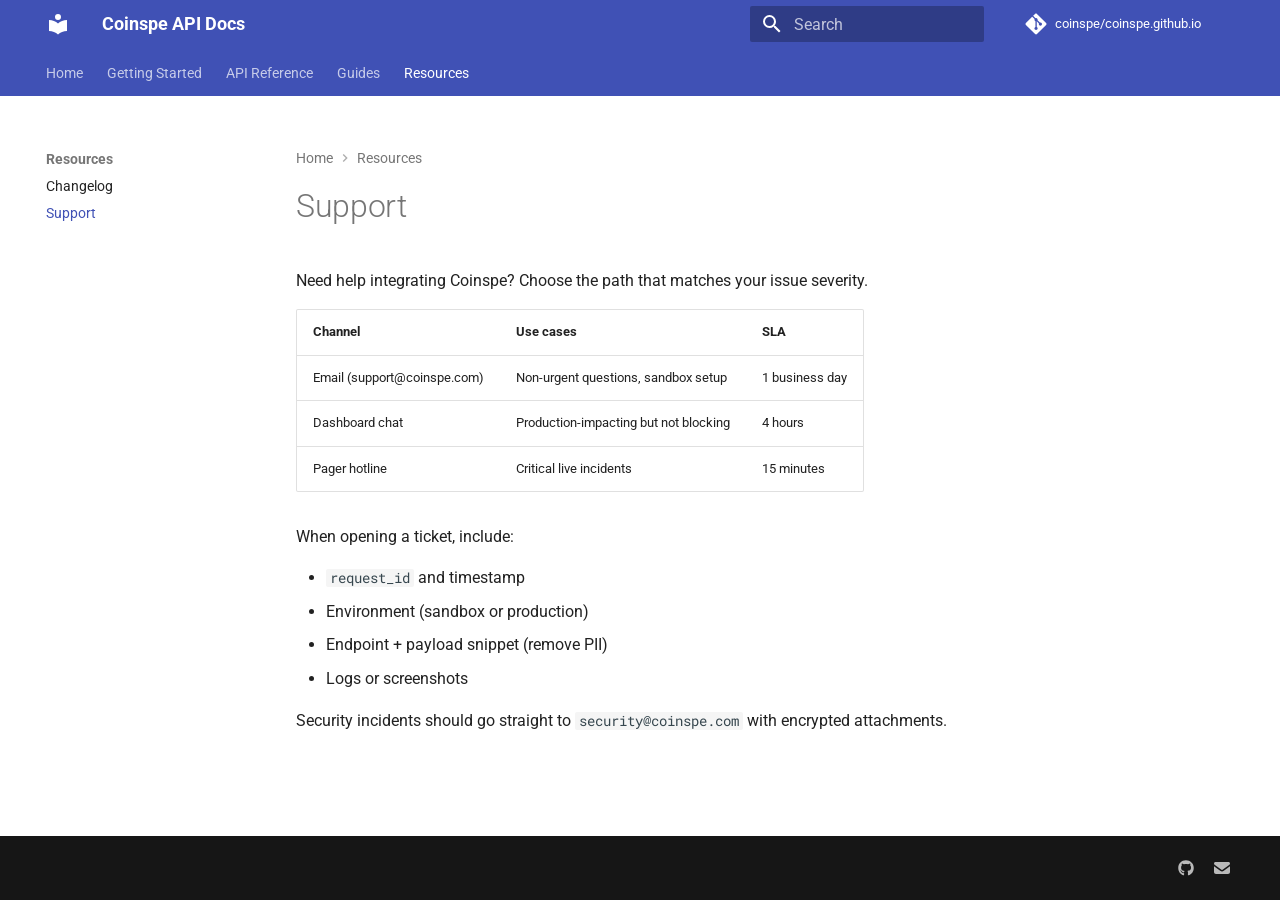
<file: resources/support/index.html>
<!doctype html>
<html lang="en" class="no-js">
  <head>
    
      <meta charset="utf-8">
      <meta name="viewport" content="width=device-width,initial-scale=1">
      
        <meta name="description" content="Public API documentation for Coinspe">
      
      
        <meta name="author" content="Coinspe">
      
      
        <link rel="canonical" href="https://coinspe.github.io/resources/support/">
      
      
        <link rel="prev" href="../changelog/">
      
      
      
        
      
      
      <link rel="icon" href="../../assets/images/favicon.png">
      <meta name="generator" content="mkdocs-1.6.1, mkdocs-material-9.7.6">
    
    
      
        <title>Support - Coinspe API Docs</title>
      
    
    
      <link rel="stylesheet" href="../../assets/stylesheets/main.484c7ddc.min.css">
      
        
        <link rel="stylesheet" href="../../assets/stylesheets/palette.ab4e12ef.min.css">
      
      


    
    
      
    
    
      
        
        
        <link rel="preconnect" href="https://fonts.gstatic.com" crossorigin>
        <link rel="stylesheet" href="https://fonts.googleapis.com/css?family=Roboto:300,300i,400,400i,700,700i%7CRoboto+Mono:400,400i,700,700i&display=fallback">
        <style>:root{--md-text-font:"Roboto";--md-code-font:"Roboto Mono"}</style>
      
    
    
      <link rel="stylesheet" href="../../assets/stylesheets/overrides.css">
    
    <script>__md_scope=new URL("../..",location),__md_hash=e=>[...e].reduce(((e,_)=>(e<<5)-e+_.charCodeAt(0)),0),__md_get=(e,_=localStorage,t=__md_scope)=>JSON.parse(_.getItem(t.pathname+"."+e)),__md_set=(e,_,t=localStorage,a=__md_scope)=>{try{t.setItem(a.pathname+"."+e,JSON.stringify(_))}catch(e){}}</script>
    
      

    
    
  </head>
  
  
    
    
      
    
    
    
    
    <body dir="ltr" data-md-color-scheme="default" data-md-color-primary="indigo" data-md-color-accent="cyan">
  
    
    <input class="md-toggle" data-md-toggle="drawer" type="checkbox" id="__drawer" autocomplete="off">
    <input class="md-toggle" data-md-toggle="search" type="checkbox" id="__search" autocomplete="off">
    <label class="md-overlay" for="__drawer"></label>
    <div data-md-component="skip">
      
        
        <a href="#support" class="md-skip">
          Skip to content
        </a>
      
    </div>
    <div data-md-component="announce">
      
    </div>
    
    
      

<header class="md-header" data-md-component="header">
  <nav class="md-header__inner md-grid" aria-label="Header">
    <a href="../.." title="Coinspe API Docs" class="md-header__button md-logo" aria-label="Coinspe API Docs" data-md-component="logo">
      
  
  <svg xmlns="http://www.w3.org/2000/svg" viewBox="0 0 24 24"><path d="M12 8a3 3 0 0 0 3-3 3 3 0 0 0-3-3 3 3 0 0 0-3 3 3 3 0 0 0 3 3m0 3.54C9.64 9.35 6.5 8 3 8v11c3.5 0 6.64 1.35 9 3.54 2.36-2.19 5.5-3.54 9-3.54V8c-3.5 0-6.64 1.35-9 3.54"/></svg>

    </a>
    <label class="md-header__button md-icon" for="__drawer">
      
      <svg xmlns="http://www.w3.org/2000/svg" viewBox="0 0 24 24"><path d="M3 6h18v2H3zm0 5h18v2H3zm0 5h18v2H3z"/></svg>
    </label>
    <div class="md-header__title" data-md-component="header-title">
      <div class="md-header__ellipsis">
        <div class="md-header__topic">
          <span class="md-ellipsis">
            Coinspe API Docs
          </span>
        </div>
        <div class="md-header__topic" data-md-component="header-topic">
          <span class="md-ellipsis">
            
              Support
            
          </span>
        </div>
      </div>
    </div>
    
      
        <form class="md-header__option" data-md-component="palette">
  
    
    
    
    <input class="md-option" data-md-color-media="(prefers-color-scheme: light)" data-md-color-scheme="default" data-md-color-primary="indigo" data-md-color-accent="cyan"  aria-hidden="true"  type="radio" name="__palette" id="__palette_0">
    
  
    
    
    
    <input class="md-option" data-md-color-media="(prefers-color-scheme: dark)" data-md-color-scheme="slate" data-md-color-primary="indigo" data-md-color-accent="cyan"  aria-hidden="true"  type="radio" name="__palette" id="__palette_1">
    
  
</form>
      
    
    
      <script>var palette=__md_get("__palette");if(palette&&palette.color){if("(prefers-color-scheme)"===palette.color.media){var media=matchMedia("(prefers-color-scheme: light)"),input=document.querySelector(media.matches?"[data-md-color-media='(prefers-color-scheme: light)']":"[data-md-color-media='(prefers-color-scheme: dark)']");palette.color.media=input.getAttribute("data-md-color-media"),palette.color.scheme=input.getAttribute("data-md-color-scheme"),palette.color.primary=input.getAttribute("data-md-color-primary"),palette.color.accent=input.getAttribute("data-md-color-accent")}for(var[key,value]of Object.entries(palette.color))document.body.setAttribute("data-md-color-"+key,value)}</script>
    
    
    
      
      
        <label class="md-header__button md-icon" for="__search">
          
          <svg xmlns="http://www.w3.org/2000/svg" viewBox="0 0 24 24"><path d="M9.5 3A6.5 6.5 0 0 1 16 9.5c0 1.61-.59 3.09-1.56 4.23l.27.27h.79l5 5-1.5 1.5-5-5v-.79l-.27-.27A6.52 6.52 0 0 1 9.5 16 6.5 6.5 0 0 1 3 9.5 6.5 6.5 0 0 1 9.5 3m0 2C7 5 5 7 5 9.5S7 14 9.5 14 14 12 14 9.5 12 5 9.5 5"/></svg>
        </label>
        <div class="md-search" data-md-component="search" role="dialog">
  <label class="md-search__overlay" for="__search"></label>
  <div class="md-search__inner" role="search">
    <form class="md-search__form" name="search">
      <input type="text" class="md-search__input" name="query" aria-label="Search" placeholder="Search" autocapitalize="off" autocorrect="off" autocomplete="off" spellcheck="false" data-md-component="search-query" required>
      <label class="md-search__icon md-icon" for="__search">
        
        <svg xmlns="http://www.w3.org/2000/svg" viewBox="0 0 24 24"><path d="M9.5 3A6.5 6.5 0 0 1 16 9.5c0 1.61-.59 3.09-1.56 4.23l.27.27h.79l5 5-1.5 1.5-5-5v-.79l-.27-.27A6.52 6.52 0 0 1 9.5 16 6.5 6.5 0 0 1 3 9.5 6.5 6.5 0 0 1 9.5 3m0 2C7 5 5 7 5 9.5S7 14 9.5 14 14 12 14 9.5 12 5 9.5 5"/></svg>
        
        <svg xmlns="http://www.w3.org/2000/svg" viewBox="0 0 24 24"><path d="M20 11v2H8l5.5 5.5-1.42 1.42L4.16 12l7.92-7.92L13.5 5.5 8 11z"/></svg>
      </label>
      <nav class="md-search__options" aria-label="Search">
        
        <button type="reset" class="md-search__icon md-icon" title="Clear" aria-label="Clear" tabindex="-1">
          
          <svg xmlns="http://www.w3.org/2000/svg" viewBox="0 0 24 24"><path d="M19 6.41 17.59 5 12 10.59 6.41 5 5 6.41 10.59 12 5 17.59 6.41 19 12 13.41 17.59 19 19 17.59 13.41 12z"/></svg>
        </button>
      </nav>
      
        <div class="md-search__suggest" data-md-component="search-suggest"></div>
      
    </form>
    <div class="md-search__output">
      <div class="md-search__scrollwrap" tabindex="0" data-md-scrollfix>
        <div class="md-search-result" data-md-component="search-result">
          <div class="md-search-result__meta">
            Initializing search
          </div>
          <ol class="md-search-result__list" role="presentation"></ol>
        </div>
      </div>
    </div>
  </div>
</div>
      
    
    
      <div class="md-header__source">
        <a href="https://github.com/coinspe/coinspe.github.io" title="Go to repository" class="md-source" data-md-component="source">
  <div class="md-source__icon md-icon">
    
    <svg xmlns="http://www.w3.org/2000/svg" viewBox="0 0 448 512"><!--! Font Awesome Free 7.1.0 by @fontawesome - https://fontawesome.com License - https://fontawesome.com/license/free (Icons: CC BY 4.0, Fonts: SIL OFL 1.1, Code: MIT License) Copyright 2025 Fonticons, Inc.--><path d="M439.6 236.1 244 40.5c-5.4-5.5-12.8-8.5-20.4-8.5s-15 3-20.4 8.4L162.5 81l51.5 51.5c27.1-9.1 52.7 16.8 43.4 43.7l49.7 49.7c34.2-11.8 61.2 31 35.5 56.7-26.5 26.5-70.2-2.9-56-37.3L240.3 199v121.9c25.3 12.5 22.3 41.8 9.1 55-6.4 6.4-15.2 10.1-24.3 10.1s-17.8-3.6-24.3-10.1c-17.6-17.6-11.1-46.9 11.2-56v-123c-20.8-8.5-24.6-30.7-18.6-45L142.6 101 8.5 235.1C3 240.6 0 247.9 0 255.5s3 15 8.5 20.4l195.6 195.7c5.4 5.4 12.7 8.4 20.4 8.4s15-3 20.4-8.4l194.7-194.7c5.4-5.4 8.4-12.8 8.4-20.4s-3-15-8.4-20.4"/></svg>
  </div>
  <div class="md-source__repository">
    coinspe/coinspe.github.io
  </div>
</a>
      </div>
    
  </nav>
  
</header>
    
    <div class="md-container" data-md-component="container">
      
      
        
          
            
<nav class="md-tabs" aria-label="Tabs" data-md-component="tabs">
  <div class="md-grid">
    <ul class="md-tabs__list">
      
        
  
  
  
  
    <li class="md-tabs__item">
      <a href="../.." class="md-tabs__link">
        
  
  
    
  
  Home

      </a>
    </li>
  

      
        
  
  
  
  
    
    
      <li class="md-tabs__item">
        <a href="../../getting-started/quickstart/" class="md-tabs__link">
          
  
  
  Getting Started

        </a>
      </li>
    
  

      
        
  
  
  
  
    
    
      <li class="md-tabs__item">
        <a href="../../api-reference/overview/" class="md-tabs__link">
          
  
  
  API Reference

        </a>
      </li>
    
  

      
        
  
  
  
  
    
    
      <li class="md-tabs__item">
        <a href="../../guides/errors/" class="md-tabs__link">
          
  
  
  Guides

        </a>
      </li>
    
  

      
        
  
  
  
    
  
  
    
    
      <li class="md-tabs__item md-tabs__item--active">
        <a href="../changelog/" class="md-tabs__link">
          
  
  
  Resources

        </a>
      </li>
    
  

      
    </ul>
  </div>
</nav>
          
        
      
      <main class="md-main" data-md-component="main">
        <div class="md-main__inner md-grid">
          
            
              
              <div class="md-sidebar md-sidebar--primary" data-md-component="sidebar" data-md-type="navigation" >
                <div class="md-sidebar__scrollwrap">
                  <div class="md-sidebar__inner">
                    


  


<nav class="md-nav md-nav--primary md-nav--lifted" aria-label="Navigation" data-md-level="0">
  <label class="md-nav__title" for="__drawer">
    <a href="../.." title="Coinspe API Docs" class="md-nav__button md-logo" aria-label="Coinspe API Docs" data-md-component="logo">
      
  
  <svg xmlns="http://www.w3.org/2000/svg" viewBox="0 0 24 24"><path d="M12 8a3 3 0 0 0 3-3 3 3 0 0 0-3-3 3 3 0 0 0-3 3 3 3 0 0 0 3 3m0 3.54C9.64 9.35 6.5 8 3 8v11c3.5 0 6.64 1.35 9 3.54 2.36-2.19 5.5-3.54 9-3.54V8c-3.5 0-6.64 1.35-9 3.54"/></svg>

    </a>
    Coinspe API Docs
  </label>
  
    <div class="md-nav__source">
      <a href="https://github.com/coinspe/coinspe.github.io" title="Go to repository" class="md-source" data-md-component="source">
  <div class="md-source__icon md-icon">
    
    <svg xmlns="http://www.w3.org/2000/svg" viewBox="0 0 448 512"><!--! Font Awesome Free 7.1.0 by @fontawesome - https://fontawesome.com License - https://fontawesome.com/license/free (Icons: CC BY 4.0, Fonts: SIL OFL 1.1, Code: MIT License) Copyright 2025 Fonticons, Inc.--><path d="M439.6 236.1 244 40.5c-5.4-5.5-12.8-8.5-20.4-8.5s-15 3-20.4 8.4L162.5 81l51.5 51.5c27.1-9.1 52.7 16.8 43.4 43.7l49.7 49.7c34.2-11.8 61.2 31 35.5 56.7-26.5 26.5-70.2-2.9-56-37.3L240.3 199v121.9c25.3 12.5 22.3 41.8 9.1 55-6.4 6.4-15.2 10.1-24.3 10.1s-17.8-3.6-24.3-10.1c-17.6-17.6-11.1-46.9 11.2-56v-123c-20.8-8.5-24.6-30.7-18.6-45L142.6 101 8.5 235.1C3 240.6 0 247.9 0 255.5s3 15 8.5 20.4l195.6 195.7c5.4 5.4 12.7 8.4 20.4 8.4s15-3 20.4-8.4l194.7-194.7c5.4-5.4 8.4-12.8 8.4-20.4s-3-15-8.4-20.4"/></svg>
  </div>
  <div class="md-source__repository">
    coinspe/coinspe.github.io
  </div>
</a>
    </div>
  
  <ul class="md-nav__list" data-md-scrollfix>
    
      
      
  
  
  
  
    <li class="md-nav__item">
      <a href="../.." class="md-nav__link">
        
  
  
  <span class="md-ellipsis">
    
  
    Home
  

    
  </span>
  
  

      </a>
    </li>
  

    
      
      
  
  
  
  
    
    
    
    
      
      
    
    
    <li class="md-nav__item md-nav__item--nested">
      
        
        
        <input class="md-nav__toggle md-toggle " type="checkbox" id="__nav_2" >
        
          
          <label class="md-nav__link" for="__nav_2" id="__nav_2_label" tabindex="0">
            
  
  
  <span class="md-ellipsis">
    
  
    Getting Started
  

    
  </span>
  
  

            <span class="md-nav__icon md-icon"></span>
          </label>
        
        <nav class="md-nav" data-md-level="1" aria-labelledby="__nav_2_label" aria-expanded="false">
          <label class="md-nav__title" for="__nav_2">
            <span class="md-nav__icon md-icon"></span>
            
  
    Getting Started
  

          </label>
          <ul class="md-nav__list" data-md-scrollfix>
            
              
                
  
  
  
  
    <li class="md-nav__item">
      <a href="../../getting-started/quickstart/" class="md-nav__link">
        
  
  
  <span class="md-ellipsis">
    
  
    Quickstart
  

    
  </span>
  
  

      </a>
    </li>
  

              
            
              
                
  
  
  
  
    <li class="md-nav__item">
      <a href="../../getting-started/authentication/" class="md-nav__link">
        
  
  
  <span class="md-ellipsis">
    
  
    Authentication
  

    
  </span>
  
  

      </a>
    </li>
  

              
            
          </ul>
        </nav>
      
    </li>
  

    
      
      
  
  
  
  
    
    
    
    
      
      
    
    
    <li class="md-nav__item md-nav__item--nested">
      
        
        
        <input class="md-nav__toggle md-toggle " type="checkbox" id="__nav_3" >
        
          
          <label class="md-nav__link" for="__nav_3" id="__nav_3_label" tabindex="0">
            
  
  
  <span class="md-ellipsis">
    
  
    API Reference
  

    
  </span>
  
  

            <span class="md-nav__icon md-icon"></span>
          </label>
        
        <nav class="md-nav" data-md-level="1" aria-labelledby="__nav_3_label" aria-expanded="false">
          <label class="md-nav__title" for="__nav_3">
            <span class="md-nav__icon md-icon"></span>
            
  
    API Reference
  

          </label>
          <ul class="md-nav__list" data-md-scrollfix>
            
              
                
  
  
  
  
    <li class="md-nav__item">
      <a href="../../api-reference/overview/" class="md-nav__link">
        
  
  
  <span class="md-ellipsis">
    
  
    Overview
  

    
  </span>
  
  

      </a>
    </li>
  

              
            
              
                
  
  
  
  
    <li class="md-nav__item">
      <a href="../../api-reference/rest-endpoints/" class="md-nav__link">
        
  
  
  <span class="md-ellipsis">
    
  
    REST Endpoints
  

    
  </span>
  
  

      </a>
    </li>
  

              
            
              
                
  
  
  
  
    <li class="md-nav__item">
      <a href="../../api-reference/webhooks/" class="md-nav__link">
        
  
  
  <span class="md-ellipsis">
    
  
    Webhooks
  

    
  </span>
  
  

      </a>
    </li>
  

              
            
          </ul>
        </nav>
      
    </li>
  

    
      
      
  
  
  
  
    
    
    
    
      
      
    
    
    <li class="md-nav__item md-nav__item--nested">
      
        
        
        <input class="md-nav__toggle md-toggle " type="checkbox" id="__nav_4" >
        
          
          <label class="md-nav__link" for="__nav_4" id="__nav_4_label" tabindex="0">
            
  
  
  <span class="md-ellipsis">
    
  
    Guides
  

    
  </span>
  
  

            <span class="md-nav__icon md-icon"></span>
          </label>
        
        <nav class="md-nav" data-md-level="1" aria-labelledby="__nav_4_label" aria-expanded="false">
          <label class="md-nav__title" for="__nav_4">
            <span class="md-nav__icon md-icon"></span>
            
  
    Guides
  

          </label>
          <ul class="md-nav__list" data-md-scrollfix>
            
              
                
  
  
  
  
    <li class="md-nav__item">
      <a href="../../guides/errors/" class="md-nav__link">
        
  
  
  <span class="md-ellipsis">
    
  
    Errors & Troubleshooting
  

    
  </span>
  
  

      </a>
    </li>
  

              
            
              
                
  
  
  
  
    <li class="md-nav__item">
      <a href="../../guides/sdks/" class="md-nav__link">
        
  
  
  <span class="md-ellipsis">
    
  
    SDKs & Tools
  

    
  </span>
  
  

      </a>
    </li>
  

              
            
          </ul>
        </nav>
      
    </li>
  

    
      
      
  
  
    
  
  
  
    
    
    
    
      
        
        
      
      
    
    
    <li class="md-nav__item md-nav__item--active md-nav__item--section md-nav__item--nested">
      
        
        
        <input class="md-nav__toggle md-toggle " type="checkbox" id="__nav_5" checked>
        
          
          <label class="md-nav__link" for="__nav_5" id="__nav_5_label" tabindex="">
            
  
  
  <span class="md-ellipsis">
    
  
    Resources
  

    
  </span>
  
  

            <span class="md-nav__icon md-icon"></span>
          </label>
        
        <nav class="md-nav" data-md-level="1" aria-labelledby="__nav_5_label" aria-expanded="true">
          <label class="md-nav__title" for="__nav_5">
            <span class="md-nav__icon md-icon"></span>
            
  
    Resources
  

          </label>
          <ul class="md-nav__list" data-md-scrollfix>
            
              
                
  
  
  
  
    <li class="md-nav__item">
      <a href="../changelog/" class="md-nav__link">
        
  
  
  <span class="md-ellipsis">
    
  
    Changelog
  

    
  </span>
  
  

      </a>
    </li>
  

              
            
              
                
  
  
    
  
  
  
    <li class="md-nav__item md-nav__item--active">
      
      <input class="md-nav__toggle md-toggle" type="checkbox" id="__toc">
      
      
        
      
      
      <a href="./" class="md-nav__link md-nav__link--active">
        
  
  
  <span class="md-ellipsis">
    
  
    Support
  

    
  </span>
  
  

      </a>
      
    </li>
  

              
            
          </ul>
        </nav>
      
    </li>
  

    
  </ul>
</nav>
                  </div>
                </div>
              </div>
            
            
              
              <div class="md-sidebar md-sidebar--secondary" data-md-component="sidebar" data-md-type="toc" >
                <div class="md-sidebar__scrollwrap">
                  <div class="md-sidebar__inner">
                    

<nav class="md-nav md-nav--secondary" aria-label="Table of contents">
  
  
  
    
  
  
</nav>
                  </div>
                </div>
              </div>
            
          
          
            <div class="md-content" data-md-component="content">
              
                



  


  <nav class="md-path" aria-label="Navigation" >
    <ol class="md-path__list">
      
        
  
  
    <li class="md-path__item">
      <a href="../.." class="md-path__link">
        
  <span class="md-ellipsis">
    Home
  </span>

      </a>
    </li>
  

      
      
        
  
  
    
    
      <li class="md-path__item">
        <a href="../changelog/" class="md-path__link">
          
  <span class="md-ellipsis">
    Resources
  </span>

        </a>
      </li>
    
  

      
    </ol>
  </nav>

              
              <article class="md-content__inner md-typeset">
                
                  



<h1 id="support">Support</h1>
<p>Need help integrating Coinspe? Choose the path that matches your issue severity.</p>
<table>
<thead>
<tr>
<th>Channel</th>
<th>Use cases</th>
<th>SLA</th>
</tr>
</thead>
<tbody>
<tr>
<td>Email (support@coinspe.com)</td>
<td>Non-urgent questions, sandbox setup</td>
<td>1 business day</td>
</tr>
<tr>
<td>Dashboard chat</td>
<td>Production-impacting but not blocking</td>
<td>4 hours</td>
</tr>
<tr>
<td>Pager hotline</td>
<td>Critical live incidents</td>
<td>15 minutes</td>
</tr>
</tbody>
</table>
<p>When opening a ticket, include:</p>
<ul>
<li><code>request_id</code> and timestamp</li>
<li>Environment (sandbox or production)</li>
<li>Endpoint + payload snippet (remove PII)</li>
<li>Logs or screenshots</li>
</ul>
<p>Security incidents should go straight to <code>security@coinspe.com</code> with encrypted attachments.</p>












                
              </article>
            </div>
          
          
<script>var target=document.getElementById(location.hash.slice(1));target&&target.name&&(target.checked=target.name.startsWith("__tabbed_"))</script>
        </div>
        
          <button type="button" class="md-top md-icon" data-md-component="top" hidden>
  
  <svg xmlns="http://www.w3.org/2000/svg" viewBox="0 0 24 24"><path d="M13 20h-2V8l-5.5 5.5-1.42-1.42L12 4.16l7.92 7.92-1.42 1.42L13 8z"/></svg>
  Back to top
</button>
        
      </main>
      
        <footer class="md-footer">
  
  <div class="md-footer-meta md-typeset">
    <div class="md-footer-meta__inner md-grid">
      <div class="md-copyright">
  
  
</div>
      
        
<div class="md-social">
  
    
    
    
    
      
      
    
    <a href="https://github.com/coinspe" target="_blank" rel="noopener" title="github.com" class="md-social__link">
      <svg xmlns="http://www.w3.org/2000/svg" viewBox="0 0 512 512"><!--! Font Awesome Free 7.1.0 by @fontawesome - https://fontawesome.com License - https://fontawesome.com/license/free (Icons: CC BY 4.0, Fonts: SIL OFL 1.1, Code: MIT License) Copyright 2025 Fonticons, Inc.--><path d="M173.9 397.4c0 2-2.3 3.6-5.2 3.6-3.3.3-5.6-1.3-5.6-3.6 0-2 2.3-3.6 5.2-3.6 3-.3 5.6 1.3 5.6 3.6m-31.1-4.5c-.7 2 1.3 4.3 4.3 4.9 2.6 1 5.6 0 6.2-2s-1.3-4.3-4.3-5.2c-2.6-.7-5.5.3-6.2 2.3m44.2-1.7c-2.9.7-4.9 2.6-4.6 4.9.3 2 2.9 3.3 5.9 2.6 2.9-.7 4.9-2.6 4.6-4.6-.3-1.9-3-3.2-5.9-2.9M252.8 8C114.1 8 8 113.3 8 252c0 110.9 69.8 205.8 169.5 239.2 12.8 2.3 17.3-5.6 17.3-12.1 0-6.2-.3-40.4-.3-61.4 0 0-70 15-84.7-29.8 0 0-11.4-29.1-27.8-36.6 0 0-22.9-15.7 1.6-15.4 0 0 24.9 2 38.6 25.8 21.9 38.6 58.6 27.5 72.9 20.9 2.3-16 8.8-27.1 16-33.7-55.9-6.2-112.3-14.3-112.3-110.5 0-27.5 7.6-41.3 23.6-58.9-2.6-6.5-11.1-33.3 2.6-67.9 20.9-6.5 69 27 69 27 20-5.6 41.5-8.5 62.8-8.5s42.8 2.9 62.8 8.5c0 0 48.1-33.6 69-27 13.7 34.7 5.2 61.4 2.6 67.9 16 17.7 25.8 31.5 25.8 58.9 0 96.5-58.9 104.2-114.8 110.5 9.2 7.9 17 22.9 17 46.4 0 33.7-.3 75.4-.3 83.6 0 6.5 4.6 14.4 17.3 12.1C436.2 457.8 504 362.9 504 252 504 113.3 391.5 8 252.8 8M105.2 352.9c-1.3 1-1 3.3.7 5.2 1.6 1.6 3.9 2.3 5.2 1 1.3-1 1-3.3-.7-5.2-1.6-1.6-3.9-2.3-5.2-1m-10.8-8.1c-.7 1.3.3 2.9 2.3 3.9 1.6 1 3.6.7 4.3-.7.7-1.3-.3-2.9-2.3-3.9-2-.6-3.6-.3-4.3.7m32.4 35.6c-1.6 1.3-1 4.3 1.3 6.2 2.3 2.3 5.2 2.6 6.5 1 1.3-1.3.7-4.3-1.3-6.2-2.2-2.3-5.2-2.6-6.5-1m-11.4-14.7c-1.6 1-1.6 3.6 0 5.9s4.3 3.3 5.6 2.3c1.6-1.3 1.6-3.9 0-6.2-1.4-2.3-4-3.3-5.6-2"/></svg>
    </a>
  
    
    
    
    
    <a href="mailto:support@coinspe.com" target="_blank" rel="noopener" title="" class="md-social__link">
      <svg xmlns="http://www.w3.org/2000/svg" viewBox="0 0 512 512"><!--! Font Awesome Free 7.1.0 by @fontawesome - https://fontawesome.com License - https://fontawesome.com/license/free (Icons: CC BY 4.0, Fonts: SIL OFL 1.1, Code: MIT License) Copyright 2025 Fonticons, Inc.--><path d="M48 64C21.5 64 0 85.5 0 112c0 15.1 7.1 29.3 19.2 38.4l208 156a48 48 0 0 0 57.6 0l208-156c12.1-9.1 19.2-23.3 19.2-38.4 0-26.5-21.5-48-48-48zM0 196v188c0 35.3 28.7 64 64 64h384c35.3 0 64-28.7 64-64V196L313.6 344.8c-34.1 25.6-81.1 25.6-115.2 0z"/></svg>
    </a>
  
</div>
      
    </div>
  </div>
</footer>
      
    </div>
    <div class="md-dialog" data-md-component="dialog">
      <div class="md-dialog__inner md-typeset"></div>
    </div>
    
    
    
      
      
      <script id="__config" type="application/json">{"annotate": null, "base": "../..", "features": ["navigation.instant", "navigation.top", "navigation.tabs", "navigation.path", "content.code.copy", "content.action.edit", "content.code.annotate", "search.highlight", "search.suggest"], "search": "../../assets/javascripts/workers/search.2c215733.min.js", "tags": null, "translations": {"clipboard.copied": "Copied to clipboard", "clipboard.copy": "Copy to clipboard", "search.result.more.one": "1 more on this page", "search.result.more.other": "# more on this page", "search.result.none": "No matching documents", "search.result.one": "1 matching document", "search.result.other": "# matching documents", "search.result.placeholder": "Type to start searching", "search.result.term.missing": "Missing", "select.version": "Select version"}, "version": null}</script>
    
    
      <script src="../../assets/javascripts/bundle.79ae519e.min.js"></script>
      
        <script src="../../assets/javascripts/toast.js"></script>
      
    
  </body>
</html>
</file>
<file: assets/stylesheets/overrides.css>
:root {
  --md-primary-fg-color: #4338ca;
  --md-accent-fg-color: #06b6d4;
}

.md-header__title {
  font-weight: 600;
}

.md-typeset table {
  font-size: 0.95rem;
}

.hero {
  padding: 2.5rem;
  margin-bottom: 1.5rem;
  border-radius: 1.5rem;
  background: radial-gradient(circle at top, rgba(67, 56, 202, 0.15), rgba(6, 182, 212, 0.05));
  border: 1px solid rgba(67, 56, 202, 0.15);
}

.hero__eyebrow {
  font-size: 0.85rem;
  text-transform: uppercase;
  letter-spacing: 0.08em;
  color: #6366f1;
  margin-bottom: 0.5rem;
}

.hero__actions .md-button + .md-button {
  margin-left: 0.5rem;
}

.cards {
  display: grid;
  gap: 1rem;
  margin: 1.5rem 0;
}

.cards--three {
  grid-template-columns: repeat(auto-fit, minmax(220px, 1fr));
}

.cards li {
  list-style: none;
  padding: 1.25rem;
  border: 1px solid rgba(99, 102, 241, 0.2);
  border-radius: 1rem;
  background: var(--md-default-bg-color);
  box-shadow: 0 10px 20px rgba(15, 23, 42, 0.07);
}

.cards li strong {
  display: block;
  margin-top: 0.4rem;
}

.toast {
  position: relative;
  padding: 0.85rem 1rem;
  margin-bottom: 1rem;
  border-radius: 0.75rem;
  background: rgba(16, 185, 129, 0.1);
  border: 1px solid rgba(16, 185, 129, 0.3);
  display: flex;
  align-items: center;
  justify-content: space-between;
  gap: 1rem;
}

.toast__badge {
  font-size: 0.7rem;
  text-transform: uppercase;
  letter-spacing: 0.1em;
  color: #0f766e;
  margin-right: 0.4rem;
}

.toast__content {
  display: flex;
  align-items: center;
  gap: 0.35rem;
  font-size: 0.9rem;
}

.toast__close {
  border: none;
  background: transparent;
  font-size: 1.2rem;
  color: inherit;
  cursor: pointer;
  padding: 0 0.3rem;
}

@media screen and (max-width: 640px) {
  .hero {
    padding: 1.5rem;
  }
  .toast {
    flex-direction: column;
    align-items: flex-start;
  }
}
</file>
<file: assets/stylesheets/main.484c7ddc.min.css>
@charset "UTF-8";html{-webkit-text-size-adjust:none;-moz-text-size-adjust:none;text-size-adjust:none;box-sizing:border-box}*,:after,:before{box-sizing:inherit}@media (prefers-reduced-motion){*,:after,:before{transition:none!important}}body{margin:0}a,button,input,label{-webkit-tap-highlight-color:transparent}a{color:inherit;text-decoration:none}hr{border:0;box-sizing:initial;display:block;height:.05rem;overflow:visible;padding:0}small{font-size:80%}sub,sup{line-height:1em}img{border-style:none}table{border-collapse:initial;border-spacing:0}td,th{font-weight:400;vertical-align:top}button{background:#0000;border:0;font-family:inherit;font-size:inherit;margin:0;padding:0}input{border:0;outline:none}:root{--md-primary-fg-color:#4051b5;--md-primary-fg-color--light:#5d6cc0;--md-primary-fg-color--dark:#303fa1;--md-primary-bg-color:#fff;--md-primary-bg-color--light:#ffffffb3;--md-accent-fg-color:#526cfe;--md-accent-fg-color--transparent:#526cfe1a;--md-accent-bg-color:#fff;--md-accent-bg-color--light:#ffffffb3}[data-md-color-scheme=default]{color-scheme:light}[data-md-color-scheme=default] img[src$="#gh-dark-mode-only"],[data-md-color-scheme=default] img[src$="#only-dark"]{display:none}:root,[data-md-color-scheme=default]{--md-hue:225deg;--md-default-fg-color:#000000de;--md-default-fg-color--light:#0000008a;--md-default-fg-color--lighter:#00000052;--md-default-fg-color--lightest:#00000012;--md-default-bg-color:#fff;--md-default-bg-color--light:#ffffffb3;--md-default-bg-color--lighter:#ffffff4d;--md-default-bg-color--lightest:#ffffff1f;--md-code-fg-color:#36464e;--md-code-bg-color:#f5f5f5;--md-code-bg-color--light:#f5f5f5b3;--md-code-bg-color--lighter:#f5f5f54d;--md-code-hl-color:#4287ff;--md-code-hl-color--light:#4287ff1a;--md-code-hl-number-color:#d52a2a;--md-code-hl-special-color:#db1457;--md-code-hl-function-color:#a846b9;--md-code-hl-constant-color:#6e59d9;--md-code-hl-keyword-color:#3f6ec6;--md-code-hl-string-color:#1c7d4d;--md-code-hl-name-color:var(--md-code-fg-color);--md-code-hl-operator-color:var(--md-default-fg-color--light);--md-code-hl-punctuation-color:var(--md-default-fg-color--light);--md-code-hl-comment-color:var(--md-default-fg-color--light);--md-code-hl-generic-color:var(--md-default-fg-color--light);--md-code-hl-variable-color:var(--md-default-fg-color--light);--md-typeset-color:var(--md-default-fg-color);--md-typeset-a-color:var(--md-primary-fg-color);--md-typeset-del-color:#f5503d26;--md-typeset-ins-color:#0bd57026;--md-typeset-kbd-color:#fafafa;--md-typeset-kbd-accent-color:#fff;--md-typeset-kbd-border-color:#b8b8b8;--md-typeset-mark-color:#ffff0080;--md-typeset-table-color:#0000001f;--md-typeset-table-color--light:rgba(0,0,0,.035);--md-admonition-fg-color:var(--md-default-fg-color);--md-admonition-bg-color:var(--md-default-bg-color);--md-warning-fg-color:#000000de;--md-warning-bg-color:#ff9;--md-footer-fg-color:#fff;--md-footer-fg-color--light:#ffffffb3;--md-footer-fg-color--lighter:#ffffff73;--md-footer-bg-color:#000000de;--md-footer-bg-color--dark:#00000052;--md-shadow-z1:0 0.2rem 0.5rem #0000000d,0 0 0.05rem #0000001a;--md-shadow-z2:0 0.2rem 0.5rem #0000001a,0 0 0.05rem #00000040;--md-shadow-z3:0 0.2rem 0.5rem #0003,0 0 0.05rem #00000059}.md-icon svg{fill:currentcolor;display:block;height:1.2rem;width:1.2rem}body{-webkit-font-smoothing:antialiased;-moz-osx-font-smoothing:grayscale;--md-text-font-family:var(--md-text-font,_),-apple-system,BlinkMacSystemFont,Helvetica,Arial,sans-serif;--md-code-font-family:var(--md-code-font,_),SFMono-Regular,Consolas,Menlo,monospace}aside,body,input{font-feature-settings:"kern","liga";color:var(--md-typeset-color);font-family:var(--md-text-font-family)}code,kbd,pre{font-feature-settings:"kern";font-family:var(--md-code-font-family)}:root{--md-typeset-table-sort-icon:url('data:image/svg+xml;charset=utf-8,<svg xmlns="http://www.w3.org/2000/svg" viewBox="0 0 24 24"><path d="m18 21-4-4h3V7h-3l4-4 4 4h-3v10h3M2 19v-2h10v2M2 13v-2h7v2M2 7V5h4v2z"/></svg>');--md-typeset-table-sort-icon--asc:url('data:image/svg+xml;charset=utf-8,<svg xmlns="http://www.w3.org/2000/svg" viewBox="0 0 24 24"><path d="M19 17h3l-4 4-4-4h3V3h2M2 17h10v2H2M6 5v2H2V5m0 6h7v2H2z"/></svg>');--md-typeset-table-sort-icon--desc:url('data:image/svg+xml;charset=utf-8,<svg xmlns="http://www.w3.org/2000/svg" viewBox="0 0 24 24"><path d="M19 7h3l-4-4-4 4h3v14h2M2 17h10v2H2M6 5v2H2V5m0 6h7v2H2z"/></svg>')}.md-typeset{-webkit-print-color-adjust:exact;color-adjust:exact;font-size:.8rem;line-height:1.6;overflow-wrap:break-word}@media print{.md-typeset{font-size:.68rem}}.md-typeset blockquote,.md-typeset dl,.md-typeset figure,.md-typeset ol,.md-typeset pre,.md-typeset ul{margin-bottom:1em;margin-top:1em}.md-typeset h1{color:var(--md-default-fg-color--light);font-size:2em;line-height:1.3;margin:0 0 1.25em}.md-typeset h1,.md-typeset h2{font-weight:300;letter-spacing:-.01em}.md-typeset h2{font-size:1.5625em;line-height:1.4;margin:1.6em 0 .64em}.md-typeset h3{font-size:1.25em;font-weight:400;letter-spacing:-.01em;line-height:1.5;margin:1.6em 0 .8em}.md-typeset h2+h3{margin-top:.8em}.md-typeset h4{font-weight:700;letter-spacing:-.01em;margin:1em 0}.md-typeset h5,.md-typeset h6{color:var(--md-default-fg-color--light);font-size:.8em;font-weight:700;letter-spacing:-.01em;margin:1.25em 0}.md-typeset h5{text-transform:uppercase}.md-typeset h5 code{text-transform:none}.md-typeset hr{border-bottom:.05rem solid var(--md-default-fg-color--lightest);display:flow-root;margin:1.5em 0}.md-typeset a{color:var(--md-typeset-a-color);word-break:break-word}.md-typeset a,.md-typeset a:before{transition:color 125ms}.md-typeset a:focus,.md-typeset a:hover{color:var(--md-accent-fg-color)}.md-typeset a:focus code,.md-typeset a:hover code{background-color:var(--md-accent-fg-color--transparent);color:var(--md-accent-fg-color)}.md-typeset a code{color:var(--md-typeset-a-color)}.md-typeset a.focus-visible{outline-color:var(--md-accent-fg-color);outline-offset:.2rem}.md-typeset code,.md-typeset kbd,.md-typeset pre{color:var(--md-code-fg-color);direction:ltr;font-variant-ligatures:none;transition:background-color 125ms}@media print{.md-typeset code,.md-typeset kbd,.md-typeset pre{white-space:pre-wrap}}.md-typeset code{background-color:var(--md-code-bg-color);border-radius:.1rem;-webkit-box-decoration-break:clone;box-decoration-break:clone;font-size:.85em;padding:0 .2941176471em;transition:color 125ms,background-color 125ms;word-break:break-word}.md-typeset code:not(.focus-visible){-webkit-tap-highlight-color:transparent;outline:none}.md-typeset pre{display:flow-root;line-height:1.4;position:relative}.md-typeset pre>code{-webkit-box-decoration-break:slice;box-decoration-break:slice;box-shadow:none;display:block;margin:0;outline-color:var(--md-accent-fg-color);overflow:auto;padding:.7720588235em 1.1764705882em;scrollbar-color:var(--md-default-fg-color--lighter) #0000;scrollbar-width:thin;touch-action:auto;word-break:normal}.md-typeset pre>code:hover{scrollbar-color:var(--md-accent-fg-color) #0000}.md-typeset pre>code::-webkit-scrollbar{height:.2rem;width:.2rem}.md-typeset pre>code::-webkit-scrollbar-thumb{background-color:var(--md-default-fg-color--lighter)}.md-typeset pre>code::-webkit-scrollbar-thumb:hover{background-color:var(--md-accent-fg-color)}.md-typeset kbd{background-color:var(--md-typeset-kbd-color);border-radius:.1rem;box-shadow:0 .1rem 0 .05rem var(--md-typeset-kbd-border-color),0 .1rem 0 var(--md-typeset-kbd-border-color),0 -.1rem .2rem var(--md-typeset-kbd-accent-color) inset;color:var(--md-default-fg-color);display:inline-block;font-size:.75em;padding:0 .6666666667em;vertical-align:text-top;word-break:break-word}.md-typeset mark{background-color:var(--md-typeset-mark-color);-webkit-box-decoration-break:clone;box-decoration-break:clone;color:inherit;word-break:break-word}.md-typeset abbr{cursor:help;text-decoration:none}.md-typeset [data-preview],.md-typeset abbr{border-bottom:.05rem dotted var(--md-default-fg-color--light)}.md-typeset small{opacity:.75}[dir=ltr] .md-typeset sub,[dir=ltr] .md-typeset sup{margin-left:.078125em}[dir=rtl] .md-typeset sub,[dir=rtl] .md-typeset sup{margin-right:.078125em}[dir=ltr] .md-typeset blockquote{padding-left:.6rem}[dir=rtl] .md-typeset blockquote{padding-right:.6rem}[dir=ltr] .md-typeset blockquote{border-left:.2rem solid var(--md-default-fg-color--lighter)}[dir=rtl] .md-typeset blockquote{border-right:.2rem solid var(--md-default-fg-color--lighter)}.md-typeset blockquote{color:var(--md-default-fg-color--light);margin-left:0;margin-right:0}.md-typeset ul{list-style-type:disc}.md-typeset ul[type]{list-style-type:revert-layer}[dir=ltr] .md-typeset ol,[dir=ltr] .md-typeset ul{margin-left:.625em}[dir=rtl] .md-typeset ol,[dir=rtl] .md-typeset ul{margin-right:.625em}.md-typeset ol,.md-typeset ul{padding:0}.md-typeset ol:not([hidden]),.md-typeset ul:not([hidden]){display:flow-root}.md-typeset ol ol,.md-typeset ul ol{list-style-type:lower-alpha}.md-typeset ol ol ol,.md-typeset ul ol ol{list-style-type:lower-roman}.md-typeset ol ol ol ol,.md-typeset ul ol ol ol{list-style-type:upper-alpha}.md-typeset ol ol ol ol ol,.md-typeset ul ol ol ol ol{list-style-type:upper-roman}.md-typeset ol[type],.md-typeset ul[type]{list-style-type:revert-layer}[dir=ltr] .md-typeset ol li,[dir=ltr] .md-typeset ul li{margin-left:1.25em}[dir=rtl] .md-typeset ol li,[dir=rtl] .md-typeset ul li{margin-right:1.25em}.md-typeset ol li,.md-typeset ul li{margin-bottom:.5em}.md-typeset ol li blockquote,.md-typeset ol li p,.md-typeset ul li blockquote,.md-typeset ul li p{margin:.5em 0}.md-typeset ol li:last-child,.md-typeset ul li:last-child{margin-bottom:0}[dir=ltr] .md-typeset ol li ol,[dir=ltr] .md-typeset ol li ul,[dir=ltr] .md-typeset ul li ol,[dir=ltr] .md-typeset ul li ul{margin-left:.625em}[dir=rtl] .md-typeset ol li ol,[dir=rtl] .md-typeset ol li ul,[dir=rtl] .md-typeset ul li ol,[dir=rtl] .md-typeset ul li ul{margin-right:.625em}.md-typeset ol li ol,.md-typeset ol li ul,.md-typeset ul li ol,.md-typeset ul li ul{margin-bottom:.5em;margin-top:.5em}[dir=ltr] .md-typeset dd{margin-left:1.875em}[dir=rtl] .md-typeset dd{margin-right:1.875em}.md-typeset dd{margin-bottom:1.5em;margin-top:1em}.md-typeset img,.md-typeset svg,.md-typeset video{height:auto;max-width:100%}.md-typeset img[align=left]{margin:1em 1em 1em 0}.md-typeset img[align=right]{margin:1em 0 1em 1em}.md-typeset img[align]:only-child{margin-top:0}.md-typeset figure{display:flow-root;margin:1em auto;max-width:100%;text-align:center;width:fit-content}.md-typeset figure img{display:block;margin:0 auto}.md-typeset figcaption{font-style:italic;margin:1em auto;max-width:24rem}.md-typeset iframe{max-width:100%}.md-typeset table:not([class]){background-color:var(--md-default-bg-color);border:.05rem solid var(--md-typeset-table-color);border-radius:.1rem;display:inline-block;font-size:.64rem;max-width:100%;overflow:auto;touch-action:auto}@media print{.md-typeset table:not([class]){display:table}}.md-typeset table:not([class])+*{margin-top:1.5em}.md-typeset table:not([class]) td>:first-child,.md-typeset table:not([class]) th>:first-child{margin-top:0}.md-typeset table:not([class]) td>:last-child,.md-typeset table:not([class]) th>:last-child{margin-bottom:0}.md-typeset table:not([class]) td:not([align]),.md-typeset table:not([class]) th:not([align]){text-align:left}[dir=rtl] .md-typeset table:not([class]) td:not([align]),[dir=rtl] .md-typeset table:not([class]) th:not([align]){text-align:right}.md-typeset table:not([class]) th{font-weight:700;min-width:5rem;padding:.9375em 1.25em;vertical-align:top}.md-typeset table:not([class]) td{border-top:.05rem solid var(--md-typeset-table-color);padding:.9375em 1.25em;vertical-align:top}.md-typeset table:not([class]) tbody tr{transition:background-color 125ms}.md-typeset table:not([class]) tbody tr:hover{background-color:var(--md-typeset-table-color--light);box-shadow:0 .05rem 0 var(--md-default-bg-color) inset}.md-typeset table:not([class]) a{word-break:normal}.md-typeset table th[role=columnheader]{cursor:pointer}[dir=ltr] .md-typeset table th[role=columnheader]:after{margin-left:.5em}[dir=rtl] .md-typeset table th[role=columnheader]:after{margin-right:.5em}.md-typeset table th[role=columnheader]:after{content:"";display:inline-block;height:1.2em;-webkit-mask-image:var(--md-typeset-table-sort-icon);mask-image:var(--md-typeset-table-sort-icon);-webkit-mask-repeat:no-repeat;mask-repeat:no-repeat;-webkit-mask-size:contain;mask-size:contain;transition:background-color 125ms;vertical-align:text-bottom;width:1.2em}.md-typeset table th[role=columnheader]:hover:after{background-color:var(--md-default-fg-color--lighter)}.md-typeset table th[role=columnheader][aria-sort=ascending]:after{background-color:var(--md-default-fg-color--light);-webkit-mask-image:var(--md-typeset-table-sort-icon--asc);mask-image:var(--md-typeset-table-sort-icon--asc)}.md-typeset table th[role=columnheader][aria-sort=descending]:after{background-color:var(--md-default-fg-color--light);-webkit-mask-image:var(--md-typeset-table-sort-icon--desc);mask-image:var(--md-typeset-table-sort-icon--desc)}.md-typeset__scrollwrap{margin:1em -.8rem;overflow-x:auto;touch-action:auto}.md-typeset__table{display:inline-block;margin-bottom:.5em;padding:0 .8rem}@media print{.md-typeset__table{display:block}}html .md-typeset__table table{display:table;margin:0;overflow:hidden;width:100%}@media screen and (max-width:44.984375em){.md-content__inner>pre{margin:1em -.8rem}.md-content__inner>pre code{border-radius:0}}.md-typeset .md-author{border-radius:100%;display:block;flex-shrink:0;height:1.6rem;overflow:hidden;position:relative;transition:color 125ms,transform 125ms;width:1.6rem}.md-typeset .md-author img{display:block}.md-typeset .md-author--more{background:var(--md-default-fg-color--lightest);color:var(--md-default-fg-color--lighter);font-size:.6rem;font-weight:700;line-height:1.6rem;text-align:center}.md-typeset .md-author--long{height:2.4rem;width:2.4rem}.md-typeset a.md-author{transform:scale(1)}.md-typeset a.md-author img{border-radius:100%;filter:grayscale(100%) opacity(75%);transition:filter 125ms}.md-typeset a.md-author:focus,.md-typeset a.md-author:hover{transform:scale(1.1);z-index:1}.md-typeset a.md-author:focus img,.md-typeset a.md-author:hover img{filter:grayscale(0)}.md-banner{background-color:var(--md-footer-bg-color);color:var(--md-footer-fg-color);overflow:auto}@media print{.md-banner{display:none}}.md-banner--warning{background-color:var(--md-warning-bg-color);color:var(--md-warning-fg-color)}.md-banner__inner{font-size:.7rem;margin:.6rem auto;padding:0 .8rem}[dir=ltr] .md-banner__button{float:right}[dir=rtl] .md-banner__button{float:left}.md-banner__button{color:inherit;cursor:pointer;transition:opacity .25s}.no-js .md-banner__button{display:none}.md-banner__button:hover{opacity:.7}html{font-size:125%;height:100%;overflow-x:hidden}@media screen and (min-width:100em){html{font-size:137.5%}}@media screen and (min-width:125em){html{font-size:150%}}body{background-color:var(--md-default-bg-color);display:flex;flex-direction:column;font-size:.5rem;min-height:100%;position:relative;width:100%}@media print{body{display:block}}@media screen and (max-width:59.984375em){body[data-md-scrolllock]{position:fixed}}.md-grid{margin-left:auto;margin-right:auto;max-width:61rem}.md-container{display:flex;flex-direction:column;flex-grow:1}@media print{.md-container{display:block}}.md-main{flex-grow:1}.md-main__inner{display:flex;height:100%;margin-top:1.5rem}.md-ellipsis{overflow:hidden;text-overflow:ellipsis}.md-toggle{display:none}.md-option{height:0;opacity:0;position:absolute;width:0}.md-option:checked+label:not([hidden]){display:block}.md-option.focus-visible+label{outline-color:var(--md-accent-fg-color);outline-style:auto}.md-skip{background-color:var(--md-default-fg-color);border-radius:.1rem;color:var(--md-default-bg-color);font-size:.64rem;margin:.5rem;opacity:0;outline-color:var(--md-accent-fg-color);padding:.3rem .5rem;position:fixed;transform:translateY(.4rem);z-index:-1}.md-skip:focus{opacity:1;transform:translateY(0);transition:transform .25s cubic-bezier(.4,0,.2,1),opacity 175ms 75ms;z-index:10}@page{margin:25mm}:root{--md-clipboard-icon:url('data:image/svg+xml;charset=utf-8,<svg xmlns="http://www.w3.org/2000/svg" viewBox="0 0 24 24"><path d="M19 21H8V7h11m0-2H8a2 2 0 0 0-2 2v14a2 2 0 0 0 2 2h11a2 2 0 0 0 2-2V7a2 2 0 0 0-2-2m-3-4H4a2 2 0 0 0-2 2v14h2V3h12z"/></svg>')}.md-clipboard{border-radius:.1rem;color:var(--md-default-fg-color--lightest);cursor:pointer;height:1.5em;outline-color:var(--md-accent-fg-color);outline-offset:.1rem;transition:color .25s;width:1.5em;z-index:1}@media print{.md-clipboard{display:none}}.md-clipboard:not(.focus-visible){-webkit-tap-highlight-color:transparent;outline:none}:hover>.md-clipboard{color:var(--md-default-fg-color--light)}.md-clipboard:focus,.md-clipboard:hover{color:var(--md-accent-fg-color)}.md-clipboard:after{background-color:currentcolor;content:"";display:block;height:1.125em;margin:0 auto;-webkit-mask-image:var(--md-clipboard-icon);mask-image:var(--md-clipboard-icon);-webkit-mask-position:center;mask-position:center;-webkit-mask-repeat:no-repeat;mask-repeat:no-repeat;-webkit-mask-size:contain;mask-size:contain;width:1.125em}.md-clipboard--inline{cursor:pointer}.md-clipboard--inline code{transition:color .25s,background-color .25s}.md-clipboard--inline:focus code,.md-clipboard--inline:hover code{background-color:var(--md-accent-fg-color--transparent);color:var(--md-accent-fg-color)}:root{--md-code-select-icon:url('data:image/svg+xml;charset=utf-8,<svg xmlns="http://www.w3.org/2000/svg" viewBox="0 0 24 24"><path d="M19 19h-4v2h4c1.1 0 2-.9 2-2v-4h-2m0-12h-4v2h4v4h2V5c0-1.1-.9-2-2-2M5 5h4V3H5c-1.1 0-2 .9-2 2v4h2m0 6H3v4c0 1.1.9 2 2 2h4v-2H5zm2-4h2v2H7zm4 0h2v2h-2zm4 0h2v2h-2zM7 7h2v2H7zm4 0h2v2h-2zm4 0h2v2h-2zm-8 8h2v2H7zm4 0h2v2h-2zm4 0h2v2h-2z"/></svg>');--md-code-copy-icon:url('data:image/svg+xml;charset=utf-8,<svg xmlns="http://www.w3.org/2000/svg" viewBox="0 0 24 24"><path d="M19 21H8V7h11m0-2H8a2 2 0 0 0-2 2v14a2 2 0 0 0 2 2h11a2 2 0 0 0 2-2V7a2 2 0 0 0-2-2m-3-4H4a2 2 0 0 0-2 2v14h2V3h12z"/></svg>')}.md-typeset .md-code__content{display:grid}.md-code__nav{background-color:var(--md-code-bg-color--lighter);border-radius:.1rem;display:flex;gap:.2rem;padding:.2rem;position:absolute;right:.25em;top:.25em;transition:background-color .25s;z-index:1}:hover>.md-code__nav{background-color:var(--md-code-bg-color--light)}.md-code__button{color:var(--md-default-fg-color--lightest);cursor:pointer;display:block;height:1.5em;outline-color:var(--md-accent-fg-color);outline-offset:.1rem;transition:color .25s;width:1.5em}:hover>*>.md-code__button{color:var(--md-default-fg-color--light)}.md-code__button.focus-visible,.md-code__button:hover{color:var(--md-accent-fg-color)}.md-code__button--active{color:var(--md-default-fg-color)!important}.md-code__button:after{background-color:currentcolor;content:"";display:block;height:1.125em;margin:0 auto;-webkit-mask-position:center;mask-position:center;-webkit-mask-repeat:no-repeat;mask-repeat:no-repeat;-webkit-mask-size:contain;mask-size:contain;width:1.125em}.md-code__button[data-md-type=select]:after{-webkit-mask-image:var(--md-code-select-icon);mask-image:var(--md-code-select-icon)}.md-code__button[data-md-type=copy]:after{-webkit-mask-image:var(--md-code-copy-icon);mask-image:var(--md-code-copy-icon)}@keyframes consent{0%{opacity:0;transform:translateY(100%)}to{opacity:1;transform:translateY(0)}}@keyframes overlay{0%{opacity:0}to{opacity:1}}.md-consent__overlay{animation:overlay .25s both;-webkit-backdrop-filter:blur(.1rem);backdrop-filter:blur(.1rem);background-color:#0000008a;height:100%;opacity:1;position:fixed;top:0;width:100%;z-index:5}.md-consent__inner{animation:consent .5s cubic-bezier(.1,.7,.1,1) both;background-color:var(--md-default-bg-color);border:0;border-radius:.1rem;bottom:0;box-shadow:0 0 .2rem #0000001a,0 .2rem .4rem #0003;max-height:100%;overflow:auto;padding:0;position:fixed;width:100%;z-index:5}.md-consent__form{padding:.8rem}.md-consent__settings{display:none;margin:1em 0}input:checked+.md-consent__settings{display:block}.md-consent__controls{margin-bottom:.8rem}.md-typeset .md-consent__controls .md-button{display:inline}@media screen and (max-width:44.984375em){.md-typeset .md-consent__controls .md-button{display:block;margin-top:.4rem;text-align:center;width:100%}}.md-consent label{cursor:pointer}.md-content{flex-grow:1;min-width:0}.md-content__inner{margin:0 .8rem 1.2rem;padding-top:.6rem}@media screen and (min-width:76.25em){[dir=ltr] .md-sidebar--primary:not([hidden])~.md-content>.md-content__inner{margin-left:1.2rem}[dir=ltr] .md-sidebar--secondary:not([hidden])~.md-content>.md-content__inner,[dir=rtl] .md-sidebar--primary:not([hidden])~.md-content>.md-content__inner{margin-right:1.2rem}[dir=rtl] .md-sidebar--secondary:not([hidden])~.md-content>.md-content__inner{margin-left:1.2rem}}.md-content__inner:before{content:"";display:block;height:.4rem}.md-content__inner>:last-child{margin-bottom:0}[dir=ltr] .md-content__button{float:right}[dir=rtl] .md-content__button{float:left}[dir=ltr] .md-content__button{margin-left:.4rem}[dir=rtl] .md-content__button{margin-right:.4rem}.md-content__button{margin:.4rem 0;padding:0}@media print{.md-content__button{display:none}}.md-typeset .md-content__button{color:var(--md-default-fg-color--lighter)}.md-content__button svg{display:inline;vertical-align:top}[dir=rtl] .md-content__button svg{transform:scaleX(-1)}[dir=ltr] .md-dialog{right:.8rem}[dir=rtl] .md-dialog{left:.8rem}.md-dialog{background-color:var(--md-default-fg-color);border-radius:.1rem;bottom:.8rem;box-shadow:var(--md-shadow-z3);min-width:11.1rem;opacity:0;padding:.4rem .6rem;pointer-events:none;position:fixed;transform:translateY(100%);transition:transform 0ms .4s,opacity .4s;z-index:4}@media print{.md-dialog{display:none}}.md-dialog--active{opacity:1;pointer-events:auto;transform:translateY(0);transition:transform .4s cubic-bezier(.075,.85,.175,1),opacity .4s}.md-dialog__inner{color:var(--md-default-bg-color);font-size:.7rem}.md-feedback{margin:2em 0 1em;text-align:center}.md-feedback fieldset{border:none;margin:0;padding:0}.md-feedback__title{font-weight:700;margin:1em auto}.md-feedback__inner{position:relative}.md-feedback__list{display:flex;flex-wrap:wrap;place-content:baseline center;position:relative}.md-feedback__list:hover .md-icon:not(:disabled){color:var(--md-default-fg-color--lighter)}:disabled .md-feedback__list{min-height:1.8rem}.md-feedback__icon{color:var(--md-default-fg-color--light);cursor:pointer;flex-shrink:0;margin:0 .1rem;transition:color 125ms}.md-feedback__icon:not(:disabled).md-icon:hover{color:var(--md-accent-fg-color)}.md-feedback__icon:disabled{color:var(--md-default-fg-color--lightest);pointer-events:none}.md-feedback__note{opacity:0;position:relative;transform:translateY(.4rem);transition:transform .4s cubic-bezier(.1,.7,.1,1),opacity .15s}.md-feedback__note>*{margin:0 auto;max-width:16rem}:disabled .md-feedback__note{opacity:1;transform:translateY(0)}@media print{.md-feedback{display:none}}.md-footer{background-color:var(--md-footer-bg-color);color:var(--md-footer-fg-color)}@media print{.md-footer{display:none}}.md-footer__inner{justify-content:space-between;overflow:auto;padding:.2rem}.md-footer__inner:not([hidden]){display:flex}.md-footer__link{align-items:end;display:flex;flex-grow:0.01;margin-bottom:.4rem;margin-top:1rem;max-width:100%;outline-color:var(--md-accent-fg-color);overflow:hidden;transition:opacity .25s}.md-footer__link:focus,.md-footer__link:hover{opacity:.7}[dir=rtl] .md-footer__link svg{transform:scaleX(-1)}@media screen and (max-width:44.984375em){.md-footer__link--prev{flex-shrink:0}.md-footer__link--prev .md-footer__title{display:none}}[dir=ltr] .md-footer__link--next{margin-left:auto}[dir=rtl] .md-footer__link--next{margin-right:auto}.md-footer__link--next{text-align:right}[dir=rtl] .md-footer__link--next{text-align:left}.md-footer__title{flex-grow:1;font-size:.9rem;margin-bottom:.7rem;max-width:calc(100% - 2.4rem);padding:0 1rem;white-space:nowrap}.md-footer__button{margin:.2rem;padding:.4rem}.md-footer__direction{font-size:.64rem;opacity:.7}.md-footer-meta{background-color:var(--md-footer-bg-color--dark)}.md-footer-meta__inner{display:flex;flex-wrap:wrap;justify-content:space-between;padding:.2rem}html .md-footer-meta.md-typeset a{color:var(--md-footer-fg-color--light)}html .md-footer-meta.md-typeset a:focus,html .md-footer-meta.md-typeset a:hover{color:var(--md-footer-fg-color)}.md-copyright{color:var(--md-footer-fg-color--lighter);font-size:.64rem;margin:auto .6rem;padding:.4rem 0;width:100%}@media screen and (min-width:45em){.md-copyright{width:auto}}.md-copyright__highlight{color:var(--md-footer-fg-color--light)}.md-social{display:inline-flex;gap:.2rem;margin:0 .4rem;padding:.2rem 0 .6rem}@media screen and (min-width:45em){.md-social{padding:.6rem 0}}.md-social__link{display:inline-block;height:1.6rem;text-align:center;width:1.6rem}.md-social__link:before{line-height:1.9}.md-social__link svg{fill:currentcolor;max-height:.8rem;vertical-align:-25%}.md-typeset .md-button{border:.1rem solid;border-radius:.1rem;color:var(--md-primary-fg-color);cursor:pointer;display:inline-block;font-weight:700;padding:.625em 2em;transition:color 125ms,background-color 125ms,border-color 125ms}.md-typeset .md-button--primary{background-color:var(--md-primary-fg-color);border-color:var(--md-primary-fg-color);color:var(--md-primary-bg-color)}.md-typeset .md-button:focus,.md-typeset .md-button:hover{background-color:var(--md-accent-fg-color);border-color:var(--md-accent-fg-color);color:var(--md-accent-bg-color)}[dir=ltr] .md-typeset .md-input{border-top-left-radius:.1rem}[dir=ltr] .md-typeset .md-input,[dir=rtl] .md-typeset .md-input{border-top-right-radius:.1rem}[dir=rtl] .md-typeset .md-input{border-top-left-radius:.1rem}.md-typeset .md-input{border-bottom:.1rem solid var(--md-default-fg-color--lighter);box-shadow:var(--md-shadow-z1);font-size:.8rem;height:1.8rem;padding:0 .6rem;transition:border .25s,box-shadow .25s}.md-typeset .md-input:focus,.md-typeset .md-input:hover{border-bottom-color:var(--md-accent-fg-color);box-shadow:var(--md-shadow-z2)}.md-typeset .md-input--stretch{width:100%}.md-header{background-color:var(--md-primary-fg-color);box-shadow:0 0 .2rem #0000,0 .2rem .4rem #0000;color:var(--md-primary-bg-color);display:block;left:0;position:sticky;right:0;top:0;z-index:4}@media print{.md-header{display:none}}.md-header[hidden]{transform:translateY(-100%);transition:transform .25s cubic-bezier(.8,0,.6,1),box-shadow .25s}.md-header--shadow{box-shadow:0 0 .2rem #0000001a,0 .2rem .4rem #0003;transition:transform .25s cubic-bezier(.1,.7,.1,1),box-shadow .25s}.md-header__inner{align-items:center;display:flex;padding:0 .2rem}.md-header__button{color:currentcolor;cursor:pointer;margin:.2rem;outline-color:var(--md-accent-fg-color);padding:.4rem;position:relative;transition:opacity .25s;vertical-align:middle;z-index:1}.md-header__button:hover{opacity:.7}.md-header__button:not([hidden]){display:inline-block}.md-header__button:not(.focus-visible){-webkit-tap-highlight-color:transparent;outline:none}.md-header__button.md-logo{margin:.2rem;padding:.4rem}@media screen and (max-width:76.234375em){.md-header__button.md-logo{display:none}}.md-header__button.md-logo img,.md-header__button.md-logo svg{fill:currentcolor;display:block;height:1.2rem;width:auto}@media screen and (min-width:60em){.md-header__button[for=__search]{display:none}}.no-js .md-header__button[for=__search]{display:none}[dir=rtl] .md-header__button[for=__search] svg{transform:scaleX(-1)}@media screen and (min-width:76.25em){.md-header__button[for=__drawer]{display:none}}.md-header__topic{display:flex;max-width:100%;position:absolute;transition:transform .4s cubic-bezier(.1,.7,.1,1),opacity .15s;white-space:nowrap}.md-header__topic+.md-header__topic{opacity:0;pointer-events:none;transform:translateX(1.25rem);transition:transform .4s cubic-bezier(1,.7,.1,.1),opacity .15s;z-index:-1}[dir=rtl] .md-header__topic+.md-header__topic{transform:translateX(-1.25rem)}.md-header__topic:first-child{font-weight:700}[dir=ltr] .md-header__title{margin-left:1rem;margin-right:.4rem}[dir=rtl] .md-header__title{margin-left:.4rem;margin-right:1rem}.md-header__title{flex-grow:1;font-size:.9rem;height:2.4rem;line-height:2.4rem}.md-header__title--active .md-header__topic{opacity:0;pointer-events:none;transform:translateX(-1.25rem);transition:transform .4s cubic-bezier(1,.7,.1,.1),opacity .15s;z-index:-1}[dir=rtl] .md-header__title--active .md-header__topic{transform:translateX(1.25rem)}.md-header__title--active .md-header__topic+.md-header__topic{opacity:1;pointer-events:auto;transform:translateX(0);transition:transform .4s cubic-bezier(.1,.7,.1,1),opacity .15s;z-index:0}.md-header__title>.md-header__ellipsis{height:100%;position:relative;width:100%}.md-header__option{display:flex;flex-shrink:0;max-width:100%;transition:max-width 0ms .25s,opacity .25s .25s;white-space:nowrap}[data-md-toggle=search]:checked~.md-header .md-header__option{max-width:0;opacity:0;transition:max-width 0ms,opacity 0ms}.md-header__option>input{bottom:0}.md-header__source{display:none}@media screen and (min-width:60em){[dir=ltr] .md-header__source{margin-left:1rem}[dir=rtl] .md-header__source{margin-right:1rem}.md-header__source{display:block;max-width:11.7rem;width:11.7rem}}@media screen and (min-width:76.25em){[dir=ltr] .md-header__source{margin-left:1.4rem}[dir=rtl] .md-header__source{margin-right:1.4rem}}.md-meta{color:var(--md-default-fg-color--light);font-size:.7rem;line-height:1.3}.md-meta__list{display:inline-flex;flex-wrap:wrap;list-style:none;margin:0;padding:0}.md-meta__item:not(:last-child):after{content:"·";margin-left:.2rem;margin-right:.2rem}.md-meta__link{color:var(--md-typeset-a-color)}.md-meta__link:focus,.md-meta__link:hover{color:var(--md-accent-fg-color)}.md-draft{background-color:#ff1744;border-radius:.125em;color:#fff;display:inline-block;font-weight:700;padding-left:.5714285714em;padding-right:.5714285714em}:root{--md-nav-icon--prev:url('data:image/svg+xml;charset=utf-8,<svg xmlns="http://www.w3.org/2000/svg" viewBox="0 0 24 24"><path d="M20 11v2H8l5.5 5.5-1.42 1.42L4.16 12l7.92-7.92L13.5 5.5 8 11z"/></svg>');--md-nav-icon--next:url('data:image/svg+xml;charset=utf-8,<svg xmlns="http://www.w3.org/2000/svg" viewBox="0 0 24 24"><path d="M8.59 16.58 13.17 12 8.59 7.41 10 6l6 6-6 6z"/></svg>');--md-toc-icon:url('data:image/svg+xml;charset=utf-8,<svg xmlns="http://www.w3.org/2000/svg" viewBox="0 0 24 24"><path d="M3 9h14V7H3zm0 4h14v-2H3zm0 4h14v-2H3zm16 0h2v-2h-2zm0-10v2h2V7zm0 6h2v-2h-2z"/></svg>')}.md-nav{font-size:.7rem;line-height:1.3}.md-nav__title{color:var(--md-default-fg-color--light);display:block;font-weight:700;overflow:hidden;padding:0 .6rem;text-overflow:ellipsis}.md-nav__title .md-nav__button{display:none}.md-nav__title .md-nav__button img{height:100%;width:auto}.md-nav__title .md-nav__button.md-logo img,.md-nav__title .md-nav__button.md-logo svg{fill:currentcolor;display:block;height:2.4rem;max-width:100%;object-fit:contain;width:auto}.md-nav__list{list-style:none;margin:0;padding:0}.md-nav__link{align-items:flex-start;display:flex;gap:.4rem;margin-top:.625em;scroll-snap-align:start;transition:color 125ms}.md-nav__link--passed,.md-nav__link--passed code{color:var(--md-default-fg-color--light)}.md-nav__item .md-nav__link--active,.md-nav__item .md-nav__link--active code{color:var(--md-typeset-a-color)}.md-nav__link .md-ellipsis{position:relative}.md-nav__link .md-ellipsis code{word-break:normal}[dir=ltr] .md-nav__link .md-icon:last-child{margin-left:auto}[dir=rtl] .md-nav__link .md-icon:last-child{margin-right:auto}.md-nav__link .md-typeset{font-size:.7rem;line-height:1.3}.md-nav__link svg{fill:currentcolor;flex-shrink:0;height:1.3em;position:relative}.md-nav__link[for]:focus,.md-nav__link[for]:hover,.md-nav__link[href]:focus,.md-nav__link[href]:hover{color:var(--md-accent-fg-color);cursor:pointer}.md-nav__link[for]:focus code,.md-nav__link[for]:hover code,.md-nav__link[href]:focus code,.md-nav__link[href]:hover code{background-color:var(--md-accent-fg-color--transparent);color:var(--md-accent-fg-color)}.md-nav__link.focus-visible{outline-color:var(--md-accent-fg-color);outline-offset:.2rem}.md-nav--primary .md-nav__link[for=__toc]{display:none}.md-nav--primary .md-nav__link[for=__toc] .md-icon:after{background-color:currentcolor;display:block;height:100%;-webkit-mask-image:var(--md-toc-icon);mask-image:var(--md-toc-icon);width:100%}.md-nav--primary .md-nav__link[for=__toc]~.md-nav{display:none}.md-nav__container>.md-nav__link{margin-top:0}.md-nav__container>.md-nav__link:first-child{flex-grow:1;min-width:0}.md-nav__icon{flex-shrink:0}.md-nav__source{display:none}@media screen and (max-width:76.234375em){.md-nav--primary,.md-nav--primary .md-nav{background-color:var(--md-default-bg-color);display:flex;flex-direction:column;height:100%;left:0;position:absolute;right:0;top:0;z-index:1}.md-nav--primary .md-nav__item,.md-nav--primary .md-nav__title{font-size:.8rem;line-height:1.5}.md-nav--primary .md-nav__title{background-color:var(--md-default-fg-color--lightest);color:var(--md-default-fg-color--light);cursor:pointer;height:5.6rem;line-height:2.4rem;padding:3rem .8rem .2rem;position:relative;white-space:nowrap}[dir=ltr] .md-nav--primary .md-nav__title .md-nav__icon{left:.4rem}[dir=rtl] .md-nav--primary .md-nav__title .md-nav__icon{right:.4rem}.md-nav--primary .md-nav__title .md-nav__icon{display:block;height:1.2rem;margin:.2rem;position:absolute;top:.4rem;width:1.2rem}.md-nav--primary .md-nav__title .md-nav__icon:after{background-color:currentcolor;content:"";display:block;height:100%;-webkit-mask-image:var(--md-nav-icon--prev);mask-image:var(--md-nav-icon--prev);-webkit-mask-position:center;mask-position:center;-webkit-mask-repeat:no-repeat;mask-repeat:no-repeat;-webkit-mask-size:contain;mask-size:contain;width:100%}.md-nav--primary .md-nav__title~.md-nav__list{background-color:var(--md-default-bg-color);box-shadow:0 .05rem 0 var(--md-default-fg-color--lightest) inset;overflow-y:auto;scroll-snap-type:y mandatory;touch-action:pan-y}.md-nav--primary .md-nav__title~.md-nav__list>:first-child{border-top:0}.md-nav--primary .md-nav__title[for=__drawer]{background-color:var(--md-primary-fg-color);color:var(--md-primary-bg-color);font-weight:700}.md-nav--primary .md-nav__title .md-logo{display:block;left:.2rem;margin:.2rem;padding:.4rem;position:absolute;right:.2rem;top:.2rem}.md-nav--primary .md-nav__list{flex:1}.md-nav--primary .md-nav__item{border-top:.05rem solid var(--md-default-fg-color--lightest)}.md-nav--primary .md-nav__item--active>.md-nav__link{color:var(--md-typeset-a-color)}.md-nav--primary .md-nav__item--active>.md-nav__link:focus,.md-nav--primary .md-nav__item--active>.md-nav__link:hover{color:var(--md-accent-fg-color)}.md-nav--primary .md-nav__link{margin-top:0;padding:.6rem .8rem}.md-nav--primary .md-nav__link svg{margin-top:.1em}.md-nav--primary .md-nav__link>.md-nav__link{padding:0}[dir=ltr] .md-nav--primary .md-nav__link .md-nav__icon{margin-right:-.2rem}[dir=rtl] .md-nav--primary .md-nav__link .md-nav__icon{margin-left:-.2rem}.md-nav--primary .md-nav__link .md-nav__icon{font-size:1.2rem;height:1.2rem;width:1.2rem}.md-nav--primary .md-nav__link .md-nav__icon:after{background-color:currentcolor;content:"";display:block;height:100%;-webkit-mask-image:var(--md-nav-icon--next);mask-image:var(--md-nav-icon--next);-webkit-mask-position:center;mask-position:center;-webkit-mask-repeat:no-repeat;mask-repeat:no-repeat;-webkit-mask-size:contain;mask-size:contain;width:100%}[dir=rtl] .md-nav--primary .md-nav__icon:after{transform:scale(-1)}.md-nav--primary .md-nav--secondary .md-nav{background-color:initial;position:static}[dir=ltr] .md-nav--primary .md-nav--secondary .md-nav .md-nav__link{padding-left:1.4rem}[dir=rtl] .md-nav--primary .md-nav--secondary .md-nav .md-nav__link{padding-right:1.4rem}[dir=ltr] .md-nav--primary .md-nav--secondary .md-nav .md-nav .md-nav__link{padding-left:2rem}[dir=rtl] .md-nav--primary .md-nav--secondary .md-nav .md-nav .md-nav__link{padding-right:2rem}[dir=ltr] .md-nav--primary .md-nav--secondary .md-nav .md-nav .md-nav .md-nav__link{padding-left:2.6rem}[dir=rtl] .md-nav--primary .md-nav--secondary .md-nav .md-nav .md-nav .md-nav__link{padding-right:2.6rem}[dir=ltr] .md-nav--primary .md-nav--secondary .md-nav .md-nav .md-nav .md-nav .md-nav__link{padding-left:3.2rem}[dir=rtl] .md-nav--primary .md-nav--secondary .md-nav .md-nav .md-nav .md-nav .md-nav__link{padding-right:3.2rem}.md-nav--secondary{background-color:initial}.md-nav__toggle~.md-nav{display:flex;opacity:0;transform:translateX(100%);transition:transform .25s cubic-bezier(.8,0,.6,1),opacity 125ms 50ms}[dir=rtl] .md-nav__toggle~.md-nav{transform:translateX(-100%)}.md-nav__toggle:checked~.md-nav{opacity:1;transform:translateX(0);transition:transform .25s cubic-bezier(.4,0,.2,1),opacity 125ms 125ms}.md-nav__toggle:checked~.md-nav>.md-nav__list{backface-visibility:hidden}}@media screen and (max-width:59.984375em){.md-nav--primary .md-nav__link[for=__toc]{display:flex}.md-nav--primary .md-nav__link[for=__toc] .md-icon:after{content:""}.md-nav--primary .md-nav__link[for=__toc]+.md-nav__link{display:none}.md-nav--primary .md-nav__link[for=__toc]~.md-nav{display:flex}.md-nav__source{background-color:var(--md-primary-fg-color--dark);color:var(--md-primary-bg-color);display:block;padding:0 .2rem}}@media screen and (min-width:60em) and (max-width:76.234375em){.md-nav--integrated .md-nav__link[for=__toc]{display:flex}.md-nav--integrated .md-nav__link[for=__toc] .md-icon:after{content:""}.md-nav--integrated .md-nav__link[for=__toc]+.md-nav__link{display:none}.md-nav--integrated .md-nav__link[for=__toc]~.md-nav{display:flex}}@media screen and (min-width:60em){.md-nav{margin-bottom:-.4rem}.md-nav--secondary .md-nav__title{background:var(--md-default-bg-color);box-shadow:0 0 .4rem .4rem var(--md-default-bg-color);position:sticky;top:0;z-index:1}.md-nav--secondary .md-nav__title[for=__toc]{scroll-snap-align:start}.md-nav--secondary .md-nav__title .md-nav__icon{display:none}[dir=ltr] .md-nav--secondary .md-nav__list{padding-left:.6rem}[dir=rtl] .md-nav--secondary .md-nav__list{padding-right:.6rem}.md-nav--secondary .md-nav__list{padding-bottom:.4rem}[dir=ltr] .md-nav--secondary .md-nav__item>.md-nav__link{margin-right:.4rem}[dir=rtl] .md-nav--secondary .md-nav__item>.md-nav__link{margin-left:.4rem}}@media screen and (min-width:76.25em){.md-nav{margin-bottom:-.4rem;transition:max-height .25s cubic-bezier(.86,0,.07,1)}.md-nav--primary .md-nav__title{background:var(--md-default-bg-color);box-shadow:0 0 .4rem .4rem var(--md-default-bg-color);position:sticky;top:0;z-index:1}.md-nav--primary .md-nav__title[for=__drawer]{scroll-snap-align:start}.md-nav--primary .md-nav__title .md-nav__icon{display:none}[dir=ltr] .md-nav--primary .md-nav__list{padding-left:.6rem}[dir=rtl] .md-nav--primary .md-nav__list{padding-right:.6rem}.md-nav--primary .md-nav__list{padding-bottom:.4rem}[dir=ltr] .md-nav--primary .md-nav__item>.md-nav__link{margin-right:.4rem}[dir=rtl] .md-nav--primary .md-nav__item>.md-nav__link{margin-left:.4rem}.md-nav__toggle~.md-nav{display:grid;grid-template-rows:minmax(.4rem,0fr);opacity:0;transition:grid-template-rows .25s cubic-bezier(.86,0,.07,1),opacity .25s,visibility 0ms .25s;visibility:collapse}.md-nav__toggle~.md-nav>.md-nav__list{overflow:hidden}.md-nav__toggle.md-toggle--indeterminate~.md-nav,.md-nav__toggle:checked~.md-nav{grid-template-rows:minmax(.4rem,1fr);opacity:1;transition:grid-template-rows .25s cubic-bezier(.86,0,.07,1),opacity .15s .1s,visibility 0ms;visibility:visible}.md-nav__toggle.md-toggle--indeterminate~.md-nav{transition:none}.md-nav__item--nested>.md-nav>.md-nav__title{display:none}.md-nav__item--section{display:block;margin:1.25em 0}.md-nav__item--section:last-child{margin-bottom:0}.md-nav__item--section>.md-nav__link{font-weight:700}.md-nav__item--section>.md-nav__link[for]{color:var(--md-default-fg-color--light)}.md-nav__item--section>.md-nav__link:not(.md-nav__container){pointer-events:none}.md-nav__item--section>.md-nav__link .md-icon,.md-nav__item--section>.md-nav__link>[for]{display:none}[dir=ltr] .md-nav__item--section>.md-nav{margin-left:-.6rem}[dir=rtl] .md-nav__item--section>.md-nav{margin-right:-.6rem}.md-nav__item--section>.md-nav{display:block;opacity:1;visibility:visible}.md-nav__item--section>.md-nav>.md-nav__list>.md-nav__item{padding:0}.md-nav__icon{border-radius:100%;height:.9rem;transition:background-color .25s;width:.9rem}.md-nav__icon:hover{background-color:var(--md-accent-fg-color--transparent)}.md-nav__icon:after{background-color:currentcolor;border-radius:100%;content:"";display:inline-block;height:100%;-webkit-mask-image:var(--md-nav-icon--next);mask-image:var(--md-nav-icon--next);-webkit-mask-position:center;mask-position:center;-webkit-mask-repeat:no-repeat;mask-repeat:no-repeat;-webkit-mask-size:contain;mask-size:contain;transition:transform .25s;vertical-align:-.1rem;width:100%}[dir=rtl] .md-nav__icon:after{transform:rotate(180deg)}.md-nav__item--nested .md-nav__toggle:checked~.md-nav__link .md-nav__icon:after,.md-nav__item--nested .md-toggle--indeterminate~.md-nav__link .md-nav__icon:after{transform:rotate(90deg)}.md-nav--lifted>.md-nav__list>.md-nav__item,.md-nav--lifted>.md-nav__title{display:none}.md-nav--lifted>.md-nav__list>.md-nav__item--active{display:block}.md-nav--lifted>.md-nav__list>.md-nav__item--active>.md-nav__link{background:var(--md-default-bg-color);box-shadow:0 0 .4rem .4rem var(--md-default-bg-color);margin-top:0;position:sticky;top:0;z-index:1}.md-nav--lifted>.md-nav__list>.md-nav__item--active>.md-nav__link:not(.md-nav__container){pointer-events:none}.md-nav--lifted>.md-nav__list>.md-nav__item--active.md-nav__item--section{margin:0}[dir=ltr] .md-nav--lifted>.md-nav__list>.md-nav__item>.md-nav:not(.md-nav--secondary){margin-left:-.6rem}[dir=rtl] .md-nav--lifted>.md-nav__list>.md-nav__item>.md-nav:not(.md-nav--secondary){margin-right:-.6rem}.md-nav--lifted>.md-nav__list>.md-nav__item>[for]{color:var(--md-default-fg-color--light)}.md-nav--lifted .md-nav[data-md-level="1"]{grid-template-rows:minmax(.4rem,1fr);opacity:1;visibility:visible}[dir=ltr] .md-nav--integrated>.md-nav__list>.md-nav__item--active .md-nav--secondary{border-left:.05rem solid var(--md-primary-fg-color)}[dir=rtl] .md-nav--integrated>.md-nav__list>.md-nav__item--active .md-nav--secondary{border-right:.05rem solid var(--md-primary-fg-color)}.md-nav--integrated>.md-nav__list>.md-nav__item--active .md-nav--secondary{display:block;margin-bottom:1.25em;opacity:1;visibility:visible}.md-nav--integrated>.md-nav__list>.md-nav__item--active .md-nav--secondary>.md-nav__list{overflow:visible;padding-bottom:0}.md-nav--integrated>.md-nav__list>.md-nav__item--active .md-nav--secondary>.md-nav__title{display:none}}.md-pagination{font-size:.8rem;font-weight:700;gap:.4rem}.md-pagination,.md-pagination>*{align-items:center;display:flex;justify-content:center}.md-pagination>*{border-radius:.2rem;height:1.8rem;min-width:1.8rem;text-align:center}.md-pagination__current{background-color:var(--md-default-fg-color--lightest);color:var(--md-default-fg-color--light)}.md-pagination__link{transition:color 125ms,background-color 125ms}.md-pagination__link:focus,.md-pagination__link:hover{background-color:var(--md-accent-fg-color--transparent);color:var(--md-accent-fg-color)}.md-pagination__link:focus svg,.md-pagination__link:hover svg{color:var(--md-accent-fg-color)}.md-pagination__link.focus-visible{outline-color:var(--md-accent-fg-color);outline-offset:.2rem}.md-pagination__link svg{fill:currentcolor;color:var(--md-default-fg-color--lighter);display:block;max-height:100%;width:1.2rem}:root{--md-path-icon:url('data:image/svg+xml;charset=utf-8,<svg xmlns="http://www.w3.org/2000/svg" viewBox="0 0 24 24"><path d="M8.59 16.58 13.17 12 8.59 7.41 10 6l6 6-6 6z"/></svg>')}.md-path{font-size:.7rem;margin:0 .8rem;overflow:auto;padding-top:1.2rem}.md-path:not([hidden]){display:block}@media screen and (min-width:76.25em){.md-path{margin:0 1.2rem}}.md-path__list{align-items:center;display:flex;gap:.2rem;list-style:none;margin:0;padding:0}.md-path__item:not(:first-child){display:inline-flex;gap:.2rem;white-space:nowrap}.md-path__item:not(:first-child):before{background-color:var(--md-default-fg-color--lighter);content:"";display:inline;height:.8rem;-webkit-mask-image:var(--md-path-icon);mask-image:var(--md-path-icon);width:.8rem}.md-path__link{align-items:center;color:var(--md-default-fg-color--light);display:flex}.md-path__link:focus,.md-path__link:hover{color:var(--md-accent-fg-color)}:root{--md-post-pin-icon:url('data:image/svg+xml;charset=utf-8,<svg xmlns="http://www.w3.org/2000/svg" viewBox="0 0 24 24"><path d="M16 12V4h1V2H7v2h1v8l-2 2v2h5.2v6h1.6v-6H18v-2z"/></svg>')}.md-post__back{border-bottom:.05rem solid var(--md-default-fg-color--lightest);margin-bottom:1.2rem;padding-bottom:1.2rem}@media screen and (max-width:76.234375em){.md-post__back{display:none}}[dir=rtl] .md-post__back svg{transform:scaleX(-1)}.md-post__authors{display:flex;flex-direction:column;gap:.6rem;margin:0 .6rem 1.2rem}.md-post .md-post__meta a{transition:color 125ms}.md-post .md-post__meta a:focus,.md-post .md-post__meta a:hover{color:var(--md-accent-fg-color)}.md-post__title{color:var(--md-default-fg-color--light);font-weight:700}.md-post--excerpt{margin-bottom:3.2rem}.md-post--excerpt .md-post__header{align-items:center;display:flex;gap:.6rem;min-height:1.6rem}.md-post--excerpt .md-post__authors{align-items:center;display:inline-flex;flex-direction:row;gap:.2rem;margin:0;min-height:2.4rem}[dir=ltr] .md-post--excerpt .md-post__meta .md-meta__list{margin-right:.4rem}[dir=rtl] .md-post--excerpt .md-post__meta .md-meta__list{margin-left:.4rem}.md-post--excerpt .md-post__content>:first-child{--md-scroll-margin:6rem;margin-top:0}.md-post>.md-nav--secondary{margin:1em 0}.md-pin{background:var(--md-default-fg-color--lightest);border-radius:1rem;margin-top:-.05rem;padding:.2rem}.md-pin:after{background-color:currentcolor;content:"";display:block;height:.6rem;margin:0 auto;-webkit-mask-image:var(--md-post-pin-icon);mask-image:var(--md-post-pin-icon);-webkit-mask-position:center;mask-position:center;-webkit-mask-repeat:no-repeat;mask-repeat:no-repeat;-webkit-mask-size:contain;mask-size:contain;width:.6rem}.md-profile{align-items:center;display:flex;font-size:.7rem;gap:.6rem;line-height:1.4;width:100%}.md-profile__description{flex-grow:1}.md-content--post{display:flex}@media screen and (max-width:76.234375em){.md-content--post{flex-flow:column-reverse}}.md-content--post>.md-content__inner{flex-grow:1;min-width:0}@media screen and (min-width:76.25em){[dir=ltr] .md-content--post>.md-content__inner{margin-left:1.2rem}[dir=rtl] .md-content--post>.md-content__inner{margin-right:1.2rem}}@media screen and (max-width:76.234375em){.md-sidebar.md-sidebar--post{padding:0;position:static;width:100%}.md-sidebar.md-sidebar--post .md-sidebar__scrollwrap{overflow:visible}.md-sidebar.md-sidebar--post .md-sidebar__inner{padding:0}.md-sidebar.md-sidebar--post .md-post__meta{margin-left:.6rem;margin-right:.6rem}.md-sidebar.md-sidebar--post .md-nav__item{border:none;display:inline}.md-sidebar.md-sidebar--post .md-nav__list{display:inline-flex;flex-wrap:wrap;gap:.6rem;padding-bottom:.6rem;padding-top:.6rem}.md-sidebar.md-sidebar--post .md-nav__link{padding:0}.md-sidebar.md-sidebar--post .md-nav{height:auto;margin-bottom:0;position:static}}:root{--md-progress-value:0;--md-progress-delay:400ms}.md-progress{background:var(--md-primary-bg-color);height:.075rem;opacity:min(clamp(0,var(--md-progress-value),1),clamp(0,100 - var(--md-progress-value),1));position:fixed;top:0;transform:scaleX(calc(var(--md-progress-value)*1%));transform-origin:left;transition:transform .5s cubic-bezier(.19,1,.22,1),opacity .25s var(--md-progress-delay);width:100%;z-index:4}:root{--md-search-result-icon:url('data:image/svg+xml;charset=utf-8,<svg xmlns="http://www.w3.org/2000/svg" viewBox="0 0 24 24"><path d="M14 2H6a2 2 0 0 0-2 2v16a2 2 0 0 0 2 2h7c-.41-.25-.8-.56-1.14-.9-.33-.33-.61-.7-.86-1.1H6V4h7v5h5v1.18c.71.16 1.39.43 2 .82V8zm6.31 16.9c1.33-2.11.69-4.9-1.4-6.22-2.11-1.33-4.91-.68-6.22 1.4-1.34 2.11-.69 4.89 1.4 6.22 1.46.93 3.32.93 4.79.02L22 23.39 23.39 22zm-3.81.1a2.5 2.5 0 0 1-2.5-2.5 2.5 2.5 0 0 1 2.5-2.5 2.5 2.5 0 0 1 2.5 2.5 2.5 2.5 0 0 1-2.5 2.5"/></svg>')}.md-search{position:relative}@media screen and (min-width:60em){.md-search{padding:.2rem 0}}.no-js .md-search{display:none}.md-search__overlay{opacity:0;z-index:1}@media screen and (max-width:59.984375em){[dir=ltr] .md-search__overlay{left:-2.2rem}[dir=rtl] .md-search__overlay{right:-2.2rem}.md-search__overlay{background-color:var(--md-default-bg-color);border-radius:1rem;height:2rem;overflow:hidden;pointer-events:none;position:absolute;top:-1rem;transform-origin:center;transition:transform .3s .1s,opacity .2s .2s;width:2rem}[data-md-toggle=search]:checked~.md-header .md-search__overlay{opacity:1;transition:transform .4s,opacity .1s}}@media screen and (min-width:60em){[dir=ltr] .md-search__overlay{left:0}[dir=rtl] .md-search__overlay{right:0}.md-search__overlay{background-color:#0000008a;cursor:pointer;height:0;position:fixed;top:0;transition:width 0ms .25s,height 0ms .25s,opacity .25s;width:0}[data-md-toggle=search]:checked~.md-header .md-search__overlay{height:200vh;opacity:1;transition:width 0ms,height 0ms,opacity .25s;width:100%}}@media screen and (max-width:29.984375em){[data-md-toggle=search]:checked~.md-header .md-search__overlay{transform:scale(45)}}@media screen and (min-width:30em) and (max-width:44.984375em){[data-md-toggle=search]:checked~.md-header .md-search__overlay{transform:scale(60)}}@media screen and (min-width:45em) and (max-width:59.984375em){[data-md-toggle=search]:checked~.md-header .md-search__overlay{transform:scale(75)}}.md-search__inner{backface-visibility:hidden}@media screen and (max-width:59.984375em){[dir=ltr] .md-search__inner{left:0}[dir=rtl] .md-search__inner{right:0}.md-search__inner{height:0;opacity:0;overflow:hidden;position:fixed;top:0;transform:translateX(5%);transition:width 0ms .3s,height 0ms .3s,transform .15s cubic-bezier(.4,0,.2,1) .15s,opacity .15s .15s;width:0;z-index:2}[dir=rtl] .md-search__inner{transform:translateX(-5%)}[data-md-toggle=search]:checked~.md-header .md-search__inner{height:100%;opacity:1;transform:translateX(0);transition:width 0ms 0ms,height 0ms 0ms,transform .15s cubic-bezier(.1,.7,.1,1) .15s,opacity .15s .15s;width:100%}}@media screen and (min-width:60em){[dir=ltr] .md-search__inner{float:right}[dir=rtl] .md-search__inner{float:left}.md-search__inner{padding:.1rem 0;position:relative;transition:width .25s cubic-bezier(.1,.7,.1,1);width:11.7rem}}@media screen and (min-width:60em) and (max-width:76.234375em){[data-md-toggle=search]:checked~.md-header .md-search__inner{width:23.4rem}}@media screen and (min-width:76.25em){[data-md-toggle=search]:checked~.md-header .md-search__inner{width:34.4rem}}.md-search__form{background-color:var(--md-default-bg-color);box-shadow:0 0 .6rem #0000;height:2.4rem;position:relative;transition:color .25s,background-color .25s;z-index:2}@media screen and (min-width:60em){.md-search__form{background-color:#00000042;border-radius:.1rem;height:1.8rem}.md-search__form:hover{background-color:#ffffff1f}}[data-md-toggle=search]:checked~.md-header .md-search__form{background-color:var(--md-default-bg-color);border-radius:.1rem .1rem 0 0;box-shadow:0 0 .6rem #00000012;color:var(--md-default-fg-color)}[dir=ltr] .md-search__input{padding-left:3.6rem;padding-right:2.2rem}[dir=rtl] .md-search__input{padding-left:2.2rem;padding-right:3.6rem}.md-search__input{background:#0000;font-size:.9rem;height:100%;position:relative;text-overflow:ellipsis;width:100%;z-index:2}.md-search__input::placeholder{transition:color .25s}.md-search__input::placeholder,.md-search__input~.md-search__icon{color:var(--md-default-fg-color--light)}.md-search__input::-ms-clear{display:none}@media screen and (max-width:59.984375em){.md-search__input{font-size:.9rem;height:2.4rem;width:100%}}@media screen and (min-width:60em){[dir=ltr] .md-search__input{padding-left:2.2rem}[dir=rtl] .md-search__input{padding-right:2.2rem}.md-search__input{color:inherit;font-size:.8rem}.md-search__input::placeholder{color:var(--md-primary-bg-color--light)}.md-search__input+.md-search__icon{color:var(--md-primary-bg-color)}[data-md-toggle=search]:checked~.md-header .md-search__input{text-overflow:clip}[data-md-toggle=search]:checked~.md-header .md-search__input+.md-search__icon{color:var(--md-default-fg-color--light)}[data-md-toggle=search]:checked~.md-header .md-search__input::placeholder{color:#0000}}.md-search__icon{cursor:pointer;display:inline-block;height:1.2rem;transition:color .25s,opacity .25s;width:1.2rem}.md-search__icon:hover{opacity:.7}[dir=ltr] .md-search__icon[for=__search]{left:.5rem}[dir=rtl] .md-search__icon[for=__search]{right:.5rem}.md-search__icon[for=__search]{position:absolute;top:.3rem;z-index:2}[dir=rtl] .md-search__icon[for=__search] svg{transform:scaleX(-1)}@media screen and (max-width:59.984375em){[dir=ltr] .md-search__icon[for=__search]{left:.8rem}[dir=rtl] .md-search__icon[for=__search]{right:.8rem}.md-search__icon[for=__search]{top:.6rem}.md-search__icon[for=__search] svg:first-child{display:none}}@media screen and (min-width:60em){.md-search__icon[for=__search]{pointer-events:none}.md-search__icon[for=__search] svg:last-child{display:none}}[dir=ltr] .md-search__options{right:.5rem}[dir=rtl] .md-search__options{left:.5rem}.md-search__options{pointer-events:none;position:absolute;top:.3rem;z-index:2}@media screen and (max-width:59.984375em){[dir=ltr] .md-search__options{right:.8rem}[dir=rtl] .md-search__options{left:.8rem}.md-search__options{top:.6rem}}[dir=ltr] .md-search__options>.md-icon{margin-left:.2rem}[dir=rtl] .md-search__options>.md-icon{margin-right:.2rem}.md-search__options>.md-icon{color:var(--md-default-fg-color--light);opacity:0;transform:scale(.75);transition:transform .15s cubic-bezier(.1,.7,.1,1),opacity .15s}.md-search__options>.md-icon:not(.focus-visible){-webkit-tap-highlight-color:transparent;outline:none}[data-md-toggle=search]:checked~.md-header .md-search__input:valid~.md-search__options>.md-icon{opacity:1;pointer-events:auto;transform:scale(1)}[data-md-toggle=search]:checked~.md-header .md-search__input:valid~.md-search__options>.md-icon:hover{opacity:.7}[dir=ltr] .md-search__suggest{padding-left:3.6rem;padding-right:2.2rem}[dir=rtl] .md-search__suggest{padding-left:2.2rem;padding-right:3.6rem}.md-search__suggest{align-items:center;color:var(--md-default-fg-color--lighter);display:flex;font-size:.9rem;height:100%;opacity:0;position:absolute;top:0;transition:opacity 50ms;white-space:nowrap;width:100%}@media screen and (min-width:60em){[dir=ltr] .md-search__suggest{padding-left:2.2rem}[dir=rtl] .md-search__suggest{padding-right:2.2rem}.md-search__suggest{font-size:.8rem}}[data-md-toggle=search]:checked~.md-header .md-search__suggest{opacity:1;transition:opacity .3s .1s}[dir=ltr] .md-search__output{border-bottom-left-radius:.1rem}[dir=ltr] .md-search__output,[dir=rtl] .md-search__output{border-bottom-right-radius:.1rem}[dir=rtl] .md-search__output{border-bottom-left-radius:.1rem}.md-search__output{overflow:hidden;position:absolute;width:100%;z-index:1}@media screen and (max-width:59.984375em){.md-search__output{bottom:0;top:2.4rem}}@media screen and (min-width:60em){.md-search__output{opacity:0;top:1.9rem;transition:opacity .4s}[data-md-toggle=search]:checked~.md-header .md-search__output{box-shadow:var(--md-shadow-z3);opacity:1}}.md-search__scrollwrap{backface-visibility:hidden;background-color:var(--md-default-bg-color);height:100%;overflow-y:auto;touch-action:pan-y}@media (-webkit-max-device-pixel-ratio:1),(max-resolution:1dppx){.md-search__scrollwrap{transform:translateZ(0)}}@media screen and (min-width:60em) and (max-width:76.234375em){.md-search__scrollwrap{width:23.4rem}}@media screen and (min-width:76.25em){.md-search__scrollwrap{width:34.4rem}}@media screen and (min-width:60em){.md-search__scrollwrap{max-height:0;scrollbar-color:var(--md-default-fg-color--lighter) #0000;scrollbar-width:thin}[data-md-toggle=search]:checked~.md-header .md-search__scrollwrap{max-height:75vh}.md-search__scrollwrap:hover{scrollbar-color:var(--md-accent-fg-color) #0000}.md-search__scrollwrap::-webkit-scrollbar{height:.2rem;width:.2rem}.md-search__scrollwrap::-webkit-scrollbar-thumb{background-color:var(--md-default-fg-color--lighter)}.md-search__scrollwrap::-webkit-scrollbar-thumb:hover{background-color:var(--md-accent-fg-color)}}.md-search-result{color:var(--md-default-fg-color);word-break:break-word}.md-search-result__meta{background-color:var(--md-default-fg-color--lightest);color:var(--md-default-fg-color--light);font-size:.64rem;line-height:1.8rem;padding:0 .8rem;scroll-snap-align:start}@media screen and (min-width:60em){[dir=ltr] .md-search-result__meta{padding-left:2.2rem}[dir=rtl] .md-search-result__meta{padding-right:2.2rem}}.md-search-result__list{list-style:none;margin:0;padding:0;-webkit-user-select:none;user-select:none}.md-search-result__item{box-shadow:0 -.05rem var(--md-default-fg-color--lightest)}.md-search-result__item:first-child{box-shadow:none}.md-search-result__link{display:block;outline:none;scroll-snap-align:start;transition:background-color .25s}.md-search-result__link:focus,.md-search-result__link:hover{background-color:var(--md-accent-fg-color--transparent)}.md-search-result__link:last-child p:last-child{margin-bottom:.6rem}.md-search-result__more>summary{cursor:pointer;display:block;outline:none;position:sticky;scroll-snap-align:start;top:0;z-index:1}.md-search-result__more>summary::marker{display:none}.md-search-result__more>summary::-webkit-details-marker{display:none}.md-search-result__more>summary>div{color:var(--md-typeset-a-color);font-size:.64rem;padding:.75em .8rem;transition:color .25s,background-color .25s}@media screen and (min-width:60em){[dir=ltr] .md-search-result__more>summary>div{padding-left:2.2rem}[dir=rtl] .md-search-result__more>summary>div{padding-right:2.2rem}}.md-search-result__more>summary:focus>div,.md-search-result__more>summary:hover>div{background-color:var(--md-accent-fg-color--transparent);color:var(--md-accent-fg-color)}.md-search-result__more[open]>summary{background-color:var(--md-default-bg-color)}.md-search-result__article{overflow:hidden;padding:0 .8rem;position:relative}@media screen and (min-width:60em){[dir=ltr] .md-search-result__article{padding-left:2.2rem}[dir=rtl] .md-search-result__article{padding-right:2.2rem}}[dir=ltr] .md-search-result__icon{left:0}[dir=rtl] .md-search-result__icon{right:0}.md-search-result__icon{color:var(--md-default-fg-color--light);height:1.2rem;margin:.5rem;position:absolute;width:1.2rem}@media screen and (max-width:59.984375em){.md-search-result__icon{display:none}}.md-search-result__icon:after{background-color:currentcolor;content:"";display:inline-block;height:100%;-webkit-mask-image:var(--md-search-result-icon);mask-image:var(--md-search-result-icon);-webkit-mask-position:center;mask-position:center;-webkit-mask-repeat:no-repeat;mask-repeat:no-repeat;-webkit-mask-size:contain;mask-size:contain;width:100%}[dir=rtl] .md-search-result__icon:after{transform:scaleX(-1)}.md-search-result .md-typeset{color:var(--md-default-fg-color--light);font-size:.64rem;line-height:1.6}.md-search-result .md-typeset h1{color:var(--md-default-fg-color);font-size:.8rem;font-weight:400;line-height:1.4;margin:.55rem 0}.md-search-result .md-typeset h1 mark{text-decoration:none}.md-search-result .md-typeset h2{color:var(--md-default-fg-color);font-size:.64rem;font-weight:700;line-height:1.6;margin:.5em 0}.md-search-result .md-typeset h2 mark{text-decoration:none}.md-search-result__terms{color:var(--md-default-fg-color);display:block;font-size:.64rem;font-style:italic;margin:.5em 0}.md-search-result mark{background-color:initial;color:var(--md-accent-fg-color);text-decoration:underline}.md-select{position:relative;z-index:1}.md-select__inner{background-color:var(--md-default-bg-color);border-radius:.1rem;box-shadow:var(--md-shadow-z2);color:var(--md-default-fg-color);left:50%;margin-top:.2rem;max-height:0;opacity:0;position:absolute;top:calc(100% - .2rem);transform:translate3d(-50%,.3rem,0);transition:transform .25s 375ms,opacity .25s .25s,max-height 0ms .5s}.md-select:focus-within .md-select__inner,.md-select:hover .md-select__inner{max-height:10rem;opacity:1;transform:translate3d(-50%,0,0);transition:transform .25s cubic-bezier(.1,.7,.1,1),opacity .25s,max-height 0ms}.md-select__inner:after{border-bottom:.2rem solid #0000;border-bottom-color:var(--md-default-bg-color);border-left:.2rem solid #0000;border-right:.2rem solid #0000;border-top:0;content:"";height:0;left:50%;margin-left:-.2rem;margin-top:-.2rem;position:absolute;top:0;width:0}.md-select__list{border-radius:.1rem;font-size:.8rem;list-style-type:none;margin:0;max-height:inherit;overflow:auto;padding:0}.md-select__item{line-height:1.8rem}[dir=ltr] .md-select__link{padding-left:.6rem;padding-right:1.2rem}[dir=rtl] .md-select__link{padding-left:1.2rem;padding-right:.6rem}.md-select__link{cursor:pointer;display:block;outline:none;scroll-snap-align:start;transition:background-color .25s,color .25s;width:100%}.md-select__link:focus,.md-select__link:hover{color:var(--md-accent-fg-color)}.md-select__link:focus{background-color:var(--md-default-fg-color--lightest)}.md-sidebar{align-self:flex-start;flex-shrink:0;padding:1.2rem 0;position:sticky;top:2.4rem;width:12.1rem}@media print{.md-sidebar{display:none}}@media screen and (max-width:76.234375em){[dir=ltr] .md-sidebar--primary{left:-12.1rem}[dir=rtl] .md-sidebar--primary{right:-12.1rem}.md-sidebar--primary{background-color:var(--md-default-bg-color);display:block;height:100%;position:fixed;top:0;transform:translateX(0);transition:transform .25s cubic-bezier(.4,0,.2,1),box-shadow .25s;width:12.1rem;z-index:5}[data-md-toggle=drawer]:checked~.md-container .md-sidebar--primary{box-shadow:var(--md-shadow-z3);transform:translateX(12.1rem)}[dir=rtl] [data-md-toggle=drawer]:checked~.md-container .md-sidebar--primary{transform:translateX(-12.1rem)}.md-sidebar--primary .md-sidebar__scrollwrap{bottom:0;left:0;margin:0;overflow:hidden;position:absolute;right:0;scroll-snap-type:none;top:0}}@media screen and (min-width:76.25em){.md-sidebar{height:0}.no-js .md-sidebar{height:auto}.md-header--lifted~.md-container .md-sidebar{top:4.8rem}}.md-sidebar--secondary{display:none;order:2}@media screen and (min-width:60em){.md-sidebar--secondary{height:0}.no-js .md-sidebar--secondary{height:auto}.md-sidebar--secondary:not([hidden]){display:block}.md-sidebar--secondary .md-sidebar__scrollwrap{touch-action:pan-y}}.md-sidebar__scrollwrap{backface-visibility:hidden;margin:0 .2rem;overflow-y:auto;scrollbar-color:var(--md-default-fg-color--lighter) #0000}@media screen and (min-width:60em){.md-sidebar__scrollwrap{scrollbar-gutter:stable;scrollbar-width:thin}}.md-sidebar__scrollwrap::-webkit-scrollbar{height:.2rem;width:.2rem}.md-sidebar__scrollwrap:focus-within,.md-sidebar__scrollwrap:hover{scrollbar-color:var(--md-accent-fg-color) #0000}.md-sidebar__scrollwrap:focus-within::-webkit-scrollbar-thumb,.md-sidebar__scrollwrap:hover::-webkit-scrollbar-thumb{background-color:var(--md-default-fg-color--lighter)}.md-sidebar__scrollwrap:focus-within::-webkit-scrollbar-thumb:hover,.md-sidebar__scrollwrap:hover::-webkit-scrollbar-thumb:hover{background-color:var(--md-accent-fg-color)}@supports selector(::-webkit-scrollbar){.md-sidebar__scrollwrap{scrollbar-gutter:auto}[dir=ltr] .md-sidebar__inner{padding-right:calc(100% - 11.5rem)}[dir=rtl] .md-sidebar__inner{padding-left:calc(100% - 11.5rem)}}@media screen and (max-width:76.234375em){.md-overlay{background-color:#0000008a;height:0;opacity:0;position:fixed;top:0;transition:width 0ms .25s,height 0ms .25s,opacity .25s;width:0;z-index:5}[data-md-toggle=drawer]:checked~.md-overlay{height:100%;opacity:1;transition:width 0ms,height 0ms,opacity .25s;width:100%}}@keyframes facts{0%{height:0}to{height:.65rem}}@keyframes fact{0%{opacity:0;transform:translateY(100%)}50%{opacity:0}to{opacity:1;transform:translateY(0)}}:root{--md-source-forks-icon:url('data:image/svg+xml;charset=utf-8,<svg xmlns="http://www.w3.org/2000/svg" viewBox="0 0 16 16"><path d="M5 5.372v.878c0 .414.336.75.75.75h4.5a.75.75 0 0 0 .75-.75v-.878a2.25 2.25 0 1 1 1.5 0v.878a2.25 2.25 0 0 1-2.25 2.25h-1.5v2.128a2.251 2.251 0 1 1-1.5 0V8.5h-1.5A2.25 2.25 0 0 1 3.5 6.25v-.878a2.25 2.25 0 1 1 1.5 0M5 3.25a.75.75 0 1 0-1.5 0 .75.75 0 0 0 1.5 0m6.75.75a.75.75 0 1 0 0-1.5.75.75 0 0 0 0 1.5m-3 8.75a.75.75 0 1 0-1.5 0 .75.75 0 0 0 1.5 0"/></svg>');--md-source-repositories-icon:url('data:image/svg+xml;charset=utf-8,<svg xmlns="http://www.w3.org/2000/svg" viewBox="0 0 16 16"><path d="M2 2.5A2.5 2.5 0 0 1 4.5 0h8.75a.75.75 0 0 1 .75.75v12.5a.75.75 0 0 1-.75.75h-2.5a.75.75 0 0 1 0-1.5h1.75v-2h-8a1 1 0 0 0-.714 1.7.75.75 0 1 1-1.072 1.05A2.5 2.5 0 0 1 2 11.5Zm10.5-1h-8a1 1 0 0 0-1 1v6.708A2.5 2.5 0 0 1 4.5 9h8ZM5 12.25a.25.25 0 0 1 .25-.25h3.5a.25.25 0 0 1 .25.25v3.25a.25.25 0 0 1-.4.2l-1.45-1.087a.25.25 0 0 0-.3 0L5.4 15.7a.25.25 0 0 1-.4-.2Z"/></svg>');--md-source-stars-icon:url('data:image/svg+xml;charset=utf-8,<svg xmlns="http://www.w3.org/2000/svg" viewBox="0 0 16 16"><path d="M8 .25a.75.75 0 0 1 .673.418l1.882 3.815 4.21.612a.75.75 0 0 1 .416 1.279l-3.046 2.97.719 4.192a.751.751 0 0 1-1.088.791L8 12.347l-3.766 1.98a.75.75 0 0 1-1.088-.79l.72-4.194L.818 6.374a.75.75 0 0 1 .416-1.28l4.21-.611L7.327.668A.75.75 0 0 1 8 .25m0 2.445L6.615 5.5a.75.75 0 0 1-.564.41l-3.097.45 2.24 2.184a.75.75 0 0 1 .216.664l-.528 3.084 2.769-1.456a.75.75 0 0 1 .698 0l2.77 1.456-.53-3.084a.75.75 0 0 1 .216-.664l2.24-2.183-3.096-.45a.75.75 0 0 1-.564-.41z"/></svg>');--md-source-version-icon:url('data:image/svg+xml;charset=utf-8,<svg xmlns="http://www.w3.org/2000/svg" viewBox="0 0 16 16"><path d="M1 7.775V2.75C1 1.784 1.784 1 2.75 1h5.025c.464 0 .91.184 1.238.513l6.25 6.25a1.75 1.75 0 0 1 0 2.474l-5.026 5.026a1.75 1.75 0 0 1-2.474 0l-6.25-6.25A1.75 1.75 0 0 1 1 7.775m1.5 0c0 .066.026.13.073.177l6.25 6.25a.25.25 0 0 0 .354 0l5.025-5.025a.25.25 0 0 0 0-.354l-6.25-6.25a.25.25 0 0 0-.177-.073H2.75a.25.25 0 0 0-.25.25ZM6 5a1 1 0 1 1 0 2 1 1 0 0 1 0-2"/></svg>')}.md-source{backface-visibility:hidden;display:block;font-size:.65rem;line-height:1.2;outline-color:var(--md-accent-fg-color);transition:opacity .25s;white-space:nowrap}.md-source:hover{opacity:.7}.md-source__icon{display:inline-block;height:2.4rem;vertical-align:middle;width:2rem}[dir=ltr] .md-source__icon svg{margin-left:.6rem}[dir=rtl] .md-source__icon svg{margin-right:.6rem}.md-source__icon svg{margin-top:.6rem}[dir=ltr] .md-source__icon+.md-source__repository{padding-left:2rem}[dir=rtl] .md-source__icon+.md-source__repository{padding-right:2rem}[dir=ltr] .md-source__icon+.md-source__repository{margin-left:-2rem}[dir=rtl] .md-source__icon+.md-source__repository{margin-right:-2rem}[dir=ltr] .md-source__repository{margin-left:.6rem}[dir=rtl] .md-source__repository{margin-right:.6rem}.md-source__repository{display:inline-block;max-width:calc(100% - 1.2rem);overflow:hidden;text-overflow:ellipsis;vertical-align:middle}.md-source__facts{display:flex;font-size:.55rem;gap:.4rem;list-style-type:none;margin:.1rem 0 0;opacity:.75;overflow:hidden;padding:0;width:100%}.md-source__repository--active .md-source__facts{animation:facts .25s ease-in}.md-source__fact{overflow:hidden;text-overflow:ellipsis}.md-source__repository--active .md-source__fact{animation:fact .4s ease-out}[dir=ltr] .md-source__fact:before{margin-right:.1rem}[dir=rtl] .md-source__fact:before{margin-left:.1rem}.md-source__fact:before{background-color:currentcolor;content:"";display:inline-block;height:.6rem;-webkit-mask-position:center;mask-position:center;-webkit-mask-repeat:no-repeat;mask-repeat:no-repeat;-webkit-mask-size:contain;mask-size:contain;vertical-align:text-top;width:.6rem}.md-source__fact:nth-child(1n+2){flex-shrink:0}.md-source__fact--version:before{-webkit-mask-image:var(--md-source-version-icon);mask-image:var(--md-source-version-icon)}.md-source__fact--stars:before{-webkit-mask-image:var(--md-source-stars-icon);mask-image:var(--md-source-stars-icon)}.md-source__fact--forks:before{-webkit-mask-image:var(--md-source-forks-icon);mask-image:var(--md-source-forks-icon)}.md-source__fact--repositories:before{-webkit-mask-image:var(--md-source-repositories-icon);mask-image:var(--md-source-repositories-icon)}.md-source-file{margin:1em 0}[dir=ltr] .md-source-file__fact{margin-right:.6rem}[dir=rtl] .md-source-file__fact{margin-left:.6rem}.md-source-file__fact{align-items:center;color:var(--md-default-fg-color--light);display:inline-flex;font-size:.68rem;gap:.3rem}.md-source-file__fact .md-icon{flex-shrink:0;margin-bottom:.05rem}[dir=ltr] .md-source-file__fact .md-author{float:left}[dir=rtl] .md-source-file__fact .md-author{float:right}.md-source-file__fact .md-author{margin-right:.2rem}.md-source-file__fact svg{width:.9rem}:root{--md-status:url('data:image/svg+xml;charset=utf-8,<svg xmlns="http://www.w3.org/2000/svg" viewBox="0 0 24 24"><path d="M11 9h2V7h-2m1 13c-4.41 0-8-3.59-8-8s3.59-8 8-8 8 3.59 8 8-3.59 8-8 8m0-18A10 10 0 0 0 2 12a10 10 0 0 0 10 10 10 10 0 0 0 10-10A10 10 0 0 0 12 2m-1 15h2v-6h-2z"/></svg>');--md-status--new:url('data:image/svg+xml;charset=utf-8,<svg xmlns="http://www.w3.org/2000/svg" viewBox="0 0 24 24"><path d="m23 12-2.44-2.78.34-3.68-3.61-.82-1.89-3.18L12 3 8.6 1.54 6.71 4.72l-3.61.81.34 3.68L1 12l2.44 2.78-.34 3.69 3.61.82 1.89 3.18L12 21l3.4 1.46 1.89-3.18 3.61-.82-.34-3.68zm-10 5h-2v-2h2zm0-4h-2V7h2z"/></svg>');--md-status--deprecated:url('data:image/svg+xml;charset=utf-8,<svg xmlns="http://www.w3.org/2000/svg" viewBox="0 0 24 24"><path d="M9 3v1H4v2h1v13a2 2 0 0 0 2 2h10a2 2 0 0 0 2-2V6h1V4h-5V3zm0 5h2v9H9zm4 0h2v9h-2z"/></svg>');--md-status--encrypted:url('data:image/svg+xml;charset=utf-8,<svg xmlns="http://www.w3.org/2000/svg" viewBox="0 0 24 24"><path d="M12 1 3 5v6c0 5.55 3.84 10.74 9 12 5.16-1.26 9-6.45 9-12V5zm0 6c1.4 0 2.8 1.1 2.8 2.5V11c.6 0 1.2.6 1.2 1.3v3.5c0 .6-.6 1.2-1.3 1.2H9.2c-.6 0-1.2-.6-1.2-1.3v-3.5c0-.6.6-1.2 1.2-1.2V9.5C9.2 8.1 10.6 7 12 7m0 1.2c-.8 0-1.5.5-1.5 1.3V11h3V9.5c0-.8-.7-1.3-1.5-1.3"/></svg>')}.md-status:after{background-color:var(--md-default-fg-color--light);content:"";display:inline-block;height:1.125em;-webkit-mask-image:var(--md-status);mask-image:var(--md-status);-webkit-mask-position:center;mask-position:center;-webkit-mask-repeat:no-repeat;mask-repeat:no-repeat;-webkit-mask-size:contain;mask-size:contain;vertical-align:text-bottom;width:1.125em}.md-status:hover:after{background-color:currentcolor}.md-status--new:after{-webkit-mask-image:var(--md-status--new);mask-image:var(--md-status--new)}.md-status--deprecated:after{-webkit-mask-image:var(--md-status--deprecated);mask-image:var(--md-status--deprecated)}.md-status--encrypted:after{-webkit-mask-image:var(--md-status--encrypted);mask-image:var(--md-status--encrypted)}.md-tabs{background-color:var(--md-primary-fg-color);color:var(--md-primary-bg-color);display:block;line-height:1.3;overflow:auto;width:100%;z-index:3}@media print{.md-tabs{display:none}}@media screen and (max-width:76.234375em){.md-tabs{display:none}}.md-tabs[hidden]{pointer-events:none}[dir=ltr] .md-tabs__list{margin-left:.2rem}[dir=rtl] .md-tabs__list{margin-right:.2rem}.md-tabs__list{contain:content;display:flex;list-style:none;margin:0;overflow:auto;padding:0;scrollbar-width:none;white-space:nowrap}.md-tabs__list::-webkit-scrollbar{display:none}.md-tabs__item{height:2.4rem;padding-left:.6rem;padding-right:.6rem}.md-tabs__item--active .md-tabs__link{color:inherit;opacity:1}.md-tabs__link{backface-visibility:hidden;display:flex;font-size:.7rem;margin-top:.8rem;opacity:.7;outline-color:var(--md-accent-fg-color);outline-offset:.2rem;transition:transform .4s cubic-bezier(.1,.7,.1,1),opacity .25s}.md-tabs__link:focus,.md-tabs__link:hover{color:inherit;opacity:1}[dir=ltr] .md-tabs__link svg{margin-right:.4rem}[dir=rtl] .md-tabs__link svg{margin-left:.4rem}.md-tabs__link svg{fill:currentcolor;height:1.3em}.md-tabs__item:nth-child(2) .md-tabs__link{transition-delay:20ms}.md-tabs__item:nth-child(3) .md-tabs__link{transition-delay:40ms}.md-tabs__item:nth-child(4) .md-tabs__link{transition-delay:60ms}.md-tabs__item:nth-child(5) .md-tabs__link{transition-delay:80ms}.md-tabs__item:nth-child(6) .md-tabs__link{transition-delay:.1s}.md-tabs__item:nth-child(7) .md-tabs__link{transition-delay:.12s}.md-tabs__item:nth-child(8) .md-tabs__link{transition-delay:.14s}.md-tabs__item:nth-child(9) .md-tabs__link{transition-delay:.16s}.md-tabs__item:nth-child(10) .md-tabs__link{transition-delay:.18s}.md-tabs__item:nth-child(11) .md-tabs__link{transition-delay:.2s}.md-tabs__item:nth-child(12) .md-tabs__link{transition-delay:.22s}.md-tabs__item:nth-child(13) .md-tabs__link{transition-delay:.24s}.md-tabs__item:nth-child(14) .md-tabs__link{transition-delay:.26s}.md-tabs__item:nth-child(15) .md-tabs__link{transition-delay:.28s}.md-tabs__item:nth-child(16) .md-tabs__link{transition-delay:.3s}.md-tabs[hidden] .md-tabs__link{opacity:0;transform:translateY(50%);transition:transform 0ms .1s,opacity .1s}:root{--md-tag-icon:url('data:image/svg+xml;charset=utf-8,<svg xmlns="http://www.w3.org/2000/svg" viewBox="0 0 24 24"><path d="m5.41 21 .71-4h-4l.35-2h4l1.06-6h-4l.35-2h4l.71-4h2l-.71 4h6l.71-4h2l-.71 4h4l-.35 2h-4l-1.06 6h4l-.35 2h-4l-.71 4h-2l.71-4h-6l-.71 4zM9.53 9l-1.06 6h6l1.06-6z"/></svg>')}.md-typeset .md-tags:not([hidden]){display:inline-flex;flex-wrap:wrap;gap:.5em;margin-bottom:.75em;margin-top:-.125em}.md-typeset .md-tag{align-items:center;background:var(--md-default-fg-color--lightest);border-radius:2.4rem;display:inline-flex;font-size:.64rem;font-size:min(.8em,.64rem);font-weight:700;gap:.5em;letter-spacing:normal;line-height:1.6;padding:.3125em .78125em}.md-typeset .md-tag[href]{-webkit-tap-highlight-color:transparent;color:inherit;outline:none;transition:color 125ms,background-color 125ms}.md-typeset .md-tag[href]:focus,.md-typeset .md-tag[href]:hover{background-color:var(--md-accent-fg-color);color:var(--md-accent-bg-color)}[id]>.md-typeset .md-tag{vertical-align:text-top}.md-typeset .md-tag-shadow{opacity:.5}.md-typeset .md-tag-icon:before{background-color:var(--md-default-fg-color--lighter);content:"";display:inline-block;height:1.2em;-webkit-mask-image:var(--md-tag-icon);mask-image:var(--md-tag-icon);-webkit-mask-position:center;mask-position:center;-webkit-mask-repeat:no-repeat;mask-repeat:no-repeat;-webkit-mask-size:contain;mask-size:contain;transition:background-color 125ms;vertical-align:text-bottom;width:1.2em}.md-typeset .md-tag-icon[href]:focus:before,.md-typeset .md-tag-icon[href]:hover:before{background-color:var(--md-accent-bg-color)}@keyframes pulse{0%{transform:scale(.95)}75%{transform:scale(1)}to{transform:scale(.95)}}:root{--md-annotation-bg-icon:url('data:image/svg+xml;charset=utf-8,<svg xmlns="http://www.w3.org/2000/svg" viewBox="0 0 24 24"><path d="M12 2A10 10 0 0 0 2 12a10 10 0 0 0 10 10 10 10 0 0 0 10-10A10 10 0 0 0 12 2"/></svg>');--md-annotation-icon:url('data:image/svg+xml;charset=utf-8,<svg xmlns="http://www.w3.org/2000/svg" viewBox="0 0 24 24"><path d="M17 13h-4v4h-2v-4H7v-2h4V7h2v4h4m-5-9A10 10 0 0 0 2 12a10 10 0 0 0 10 10 10 10 0 0 0 10-10A10 10 0 0 0 12 2"/></svg>')}.md-tooltip{backface-visibility:hidden;background-color:var(--md-default-bg-color);border-radius:.1rem;box-shadow:var(--md-shadow-z2);color:var(--md-default-fg-color);font-family:var(--md-text-font-family);left:clamp(var(--md-tooltip-0,0rem) + .8rem,var(--md-tooltip-x),100vw + var(--md-tooltip-0,0rem) + .8rem - var(--md-tooltip-width) - 2 * .8rem);max-width:calc(100vw - 1.6rem);opacity:0;position:absolute;top:var(--md-tooltip-y);transform:translateY(-.4rem);transition:transform 0ms .25s,opacity .25s,z-index .25s;width:var(--md-tooltip-width);z-index:0}.md-tooltip--active{opacity:1;transform:translateY(0);transition:transform .25s cubic-bezier(.1,.7,.1,1),opacity .25s,z-index 0ms;z-index:2}.md-tooltip--inline{font-weight:700;-webkit-user-select:none;user-select:none;width:auto}.md-tooltip--inline:not(.md-tooltip--active){transform:translateY(.2rem) scale(.9)}.md-tooltip--inline .md-tooltip__inner{font-size:.5rem;padding:.2rem .4rem}[hidden]+.md-tooltip--inline{display:none}.focus-visible>.md-tooltip,.md-tooltip:target{outline:var(--md-accent-fg-color) auto}.md-tooltip__inner{font-size:.64rem;padding:.8rem}.md-tooltip__inner.md-typeset>:first-child{margin-top:0}.md-tooltip__inner.md-typeset>:last-child{margin-bottom:0}.md-annotation{font-style:normal;font-weight:400;outline:none;text-align:initial;vertical-align:text-bottom;white-space:normal}[dir=rtl] .md-annotation{direction:rtl}code .md-annotation{font-family:var(--md-code-font-family);font-size:inherit}.md-annotation:not([hidden]){display:inline-block;line-height:1.25}.md-annotation__index{border-radius:.01px;cursor:pointer;display:inline-block;margin-left:.4ch;margin-right:.4ch;outline:none;overflow:hidden;position:relative;-webkit-user-select:none;user-select:none;vertical-align:text-top;z-index:0}.md-annotation .md-annotation__index{transition:z-index .25s}@media screen{.md-annotation__index{width:2.2ch}[data-md-visible]>.md-annotation__index{animation:pulse 2s infinite}.md-annotation__index:before{background:var(--md-default-bg-color);-webkit-mask-image:var(--md-annotation-bg-icon);mask-image:var(--md-annotation-bg-icon)}.md-annotation__index:after,.md-annotation__index:before{content:"";height:2.2ch;-webkit-mask-position:center;mask-position:center;-webkit-mask-repeat:no-repeat;mask-repeat:no-repeat;-webkit-mask-size:contain;mask-size:contain;position:absolute;top:-.1ch;width:2.2ch;z-index:-1}.md-annotation__index:after{background-color:var(--md-default-fg-color--lighter);-webkit-mask-image:var(--md-annotation-icon);mask-image:var(--md-annotation-icon);transform:scale(1.0001);transition:background-color .25s,transform .25s}.md-tooltip--active+.md-annotation__index:after{transform:rotate(45deg)}.md-tooltip--active+.md-annotation__index:after,:hover>.md-annotation__index:after{background-color:var(--md-accent-fg-color)}}.md-tooltip--active+.md-annotation__index{animation-play-state:paused;transition-duration:0ms;z-index:2}.md-annotation__index [data-md-annotation-id]{display:inline-block}@media print{.md-annotation__index [data-md-annotation-id]{background:var(--md-default-fg-color--lighter);border-radius:2ch;color:var(--md-default-bg-color);font-weight:700;padding:0 .6ch;white-space:nowrap}.md-annotation__index [data-md-annotation-id]:after{content:attr(data-md-annotation-id)}}.md-typeset .md-annotation-list{counter-reset:annotation;list-style:none!important}.md-typeset .md-annotation-list li{position:relative}[dir=ltr] .md-typeset .md-annotation-list li:before{left:-2.125em}[dir=rtl] .md-typeset .md-annotation-list li:before{right:-2.125em}.md-typeset .md-annotation-list li:before{background:var(--md-default-fg-color--lighter);border-radius:2ch;color:var(--md-default-bg-color);content:counter(annotation);counter-increment:annotation;font-size:.8875em;font-weight:700;height:2ch;line-height:1.25;min-width:2ch;padding:0 .6ch;position:absolute;text-align:center;top:.25em}:root{--md-tooltip-width:20rem;--md-tooltip-tail:0.3rem}.md-tooltip2{backface-visibility:hidden;color:var(--md-default-fg-color);font-family:var(--md-text-font-family);opacity:0;pointer-events:none;position:absolute;top:calc(var(--md-tooltip-host-y) + var(--md-tooltip-y));transform:translateY(-.4rem);transform-origin:calc(var(--md-tooltip-host-x) + var(--md-tooltip-x)) 0;transition:transform 0ms .25s,opacity .25s,z-index .25s;width:100%;z-index:0}.md-tooltip2:before{border-left:var(--md-tooltip-tail) solid #0000;border-right:var(--md-tooltip-tail) solid #0000;content:"";display:block;left:clamp(1.5 * .8rem,var(--md-tooltip-host-x) + var(--md-tooltip-x) - var(--md-tooltip-tail),100vw - 2 * var(--md-tooltip-tail) - 1.5 * .8rem);position:absolute;z-index:1}.md-tooltip2--top:before{border-top:var(--md-tooltip-tail) solid var(--md-default-bg-color);bottom:calc(var(--md-tooltip-tail)*-1 + .025rem);filter:drop-shadow(0 1px 0 hsla(0,0%,0%,.05))}.md-tooltip2--bottom:before{border-bottom:var(--md-tooltip-tail) solid var(--md-default-bg-color);filter:drop-shadow(0 -1px 0 hsla(0,0%,0%,.05));top:calc(var(--md-tooltip-tail)*-1 + .025rem)}.md-tooltip2--active{opacity:1;transform:translateY(0);transition:transform .4s cubic-bezier(0,1,.5,1),opacity .25s,z-index 0ms;z-index:2}.md-tooltip2__inner{scrollbar-gutter:stable;background-color:var(--md-default-bg-color);border-radius:.1rem;box-shadow:var(--md-shadow-z2);left:clamp(.8rem,var(--md-tooltip-host-x) - .8rem,100vw - var(--md-tooltip-width) - .8rem);max-height:40vh;max-width:calc(100vw - 1.6rem);position:relative;scrollbar-width:thin}.md-tooltip2__inner::-webkit-scrollbar{height:.2rem;width:.2rem}.md-tooltip2__inner::-webkit-scrollbar-thumb{background-color:var(--md-default-fg-color--lighter)}.md-tooltip2__inner::-webkit-scrollbar-thumb:hover{background-color:var(--md-accent-fg-color)}[role=dialog]>.md-tooltip2__inner{font-size:.64rem;overflow:auto;padding:0 .8rem;pointer-events:auto;width:var(--md-tooltip-width)}[role=dialog]>.md-tooltip2__inner:after,[role=dialog]>.md-tooltip2__inner:before{content:"";display:block;height:.8rem;position:sticky;width:100%;z-index:10}[role=dialog]>.md-tooltip2__inner:before{background:linear-gradient(var(--md-default-bg-color),#0000 75%);top:0}[role=dialog]>.md-tooltip2__inner:after{background:linear-gradient(#0000,var(--md-default-bg-color) 75%);bottom:0}[role=tooltip]>.md-tooltip2__inner{font-size:.5rem;font-weight:700;left:clamp(.8rem,var(--md-tooltip-host-x) + var(--md-tooltip-x) - var(--md-tooltip-width)/2,100vw - var(--md-tooltip-width) - .8rem);max-width:min(100vw - 2 * .8rem,400px);padding:.2rem .4rem;-webkit-user-select:none;user-select:none;width:fit-content}.md-tooltip2__inner.md-typeset>:first-child{margin-top:0}.md-tooltip2__inner.md-typeset>:last-child{margin-bottom:0}[dir=ltr] .md-top{margin-left:50%}[dir=rtl] .md-top{margin-right:50%}.md-top{background-color:var(--md-default-bg-color);border-radius:1.6rem;box-shadow:var(--md-shadow-z2);color:var(--md-default-fg-color--light);cursor:pointer;display:block;font-size:.7rem;outline:none;padding:.4rem .8rem;position:fixed;top:3.2rem;transform:translate(-50%);transition:color 125ms,background-color 125ms,transform 125ms cubic-bezier(.4,0,.2,1),opacity 125ms;z-index:2}@media print{.md-top{display:none}}[dir=rtl] .md-top{transform:translate(50%)}.md-top[hidden]{opacity:0;pointer-events:none;transform:translate(-50%,.2rem);transition-duration:0ms}[dir=rtl] .md-top[hidden]{transform:translate(50%,.2rem)}.md-top:focus,.md-top:hover{background-color:var(--md-accent-fg-color);color:var(--md-accent-bg-color)}.md-top svg{display:inline-block;vertical-align:-.5em}@keyframes hoverfix{0%{pointer-events:none}}:root{--md-version-icon:url('data:image/svg+xml;charset=utf-8,<svg xmlns="http://www.w3.org/2000/svg" viewBox="0 0 320 512"><!--! Font Awesome Free 7.1.0 by @fontawesome - https://fontawesome.com License - https://fontawesome.com/license/free (Icons: CC BY 4.0, Fonts: SIL OFL 1.1, Code: MIT License) Copyright 2025 Fonticons, Inc.--><path d="M140.3 376.8c12.6 10.2 31.1 9.5 42.8-2.2l128-128c9.2-9.2 11.9-22.9 6.9-34.9S301.4 192 288.5 192h-256c-12.9 0-24.6 7.8-29.6 19.8s-2.2 25.7 7 34.8l128 128z"/></svg>')}.md-version{flex-shrink:0;font-size:.8rem;height:2.4rem}[dir=ltr] .md-version__current{margin-left:1.4rem;margin-right:.4rem}[dir=rtl] .md-version__current{margin-left:.4rem;margin-right:1.4rem}.md-version__current{color:inherit;cursor:pointer;outline:none;position:relative;top:.05rem}[dir=ltr] .md-version__current:after{margin-left:.4rem}[dir=rtl] .md-version__current:after{margin-right:.4rem}.md-version__current:after{background-color:currentcolor;content:"";display:inline-block;height:.6rem;-webkit-mask-image:var(--md-version-icon);mask-image:var(--md-version-icon);-webkit-mask-position:center;mask-position:center;-webkit-mask-repeat:no-repeat;mask-repeat:no-repeat;-webkit-mask-size:contain;mask-size:contain;width:.4rem}.md-version__alias{margin-left:.3rem;opacity:.7}.md-version__list{background-color:var(--md-default-bg-color);border-radius:.1rem;box-shadow:var(--md-shadow-z2);color:var(--md-default-fg-color);list-style-type:none;margin:.2rem .8rem;max-height:0;opacity:0;overflow:auto;padding:0;position:absolute;scroll-snap-type:y mandatory;top:.15rem;transition:max-height 0ms .5s,opacity .25s .25s;z-index:3}.md-version:focus-within .md-version__list,.md-version:hover .md-version__list{max-height:10rem;opacity:1;transition:max-height 0ms,opacity .25s}@media (hover:none),(pointer:coarse){.md-version:hover .md-version__list{animation:hoverfix .25s forwards}.md-version:focus-within .md-version__list{animation:none}}.md-version__item{line-height:1.8rem}[dir=ltr] .md-version__link{padding-left:.6rem;padding-right:1.2rem}[dir=rtl] .md-version__link{padding-left:1.2rem;padding-right:.6rem}.md-version__link{cursor:pointer;display:block;outline:none;scroll-snap-align:start;transition:color .25s,background-color .25s;white-space:nowrap;width:100%}.md-version__link:focus,.md-version__link:hover{color:var(--md-accent-fg-color)}.md-version__link:focus{background-color:var(--md-default-fg-color--lightest)}:root{--md-admonition-icon--note:url('data:image/svg+xml;charset=utf-8,<svg xmlns="http://www.w3.org/2000/svg" viewBox="0 0 24 24"><path d="M12 2C6.47 2 2 6.47 2 12s4.47 10 10 10 10-4.47 10-10S17.53 2 12 2m3.1 5.07c.14 0 .28.05.4.16l1.27 1.27c.23.22.23.57 0 .78l-1 1-2.05-2.05 1-1c.1-.11.24-.16.38-.16m-1.97 1.74 2.06 2.06-6.06 6.06H7.07v-2.06z"/></svg>');--md-admonition-icon--abstract:url('data:image/svg+xml;charset=utf-8,<svg xmlns="http://www.w3.org/2000/svg" viewBox="0 0 24 24"><path d="M17 9H7V7h10m0 6H7v-2h10m-3 6H7v-2h7M12 3a1 1 0 0 1 1 1 1 1 0 0 1-1 1 1 1 0 0 1-1-1 1 1 0 0 1 1-1m7 0h-4.18C14.4 1.84 13.3 1 12 1s-2.4.84-2.82 2H5a2 2 0 0 0-2 2v14a2 2 0 0 0 2 2h14a2 2 0 0 0 2-2V5a2 2 0 0 0-2-2"/></svg>');--md-admonition-icon--info:url('data:image/svg+xml;charset=utf-8,<svg xmlns="http://www.w3.org/2000/svg" viewBox="0 0 24 24"><path d="M13 9h-2V7h2m0 10h-2v-6h2m-1-9A10 10 0 0 0 2 12a10 10 0 0 0 10 10 10 10 0 0 0 10-10A10 10 0 0 0 12 2"/></svg>');--md-admonition-icon--tip:url('data:image/svg+xml;charset=utf-8,<svg xmlns="http://www.w3.org/2000/svg" viewBox="0 0 24 24"><path d="M17.66 11.2c-.23-.3-.51-.56-.77-.82-.67-.6-1.43-1.03-2.07-1.66C13.33 7.26 13 4.85 13.95 3c-.95.23-1.78.75-2.49 1.32-2.59 2.08-3.61 5.75-2.39 8.9.04.1.08.2.08.33 0 .22-.15.42-.35.5-.23.1-.47.04-.66-.12a.6.6 0 0 1-.14-.17c-1.13-1.43-1.31-3.48-.55-5.12C5.78 10 4.87 12.3 5 14.47c.06.5.12 1 .29 1.5.14.6.41 1.2.71 1.73 1.08 1.73 2.95 2.97 4.96 3.22 2.14.27 4.43-.12 6.07-1.6 1.83-1.66 2.47-4.32 1.53-6.6l-.13-.26c-.21-.46-.77-1.26-.77-1.26m-3.16 6.3c-.28.24-.74.5-1.1.6-1.12.4-2.24-.16-2.9-.82 1.19-.28 1.9-1.16 2.11-2.05.17-.8-.15-1.46-.28-2.23-.12-.74-.1-1.37.17-2.06.19.38.39.76.63 1.06.77 1 1.98 1.44 2.24 2.8.04.14.06.28.06.43.03.82-.33 1.72-.93 2.27"/></svg>');--md-admonition-icon--success:url('data:image/svg+xml;charset=utf-8,<svg xmlns="http://www.w3.org/2000/svg" viewBox="0 0 24 24"><path d="M21 7 9 19l-5.5-5.5 1.41-1.41L9 16.17 19.59 5.59z"/></svg>');--md-admonition-icon--question:url('data:image/svg+xml;charset=utf-8,<svg xmlns="http://www.w3.org/2000/svg" viewBox="0 0 24 24"><path d="m15.07 11.25-.9.92C13.45 12.89 13 13.5 13 15h-2v-.5c0-1.11.45-2.11 1.17-2.83l1.24-1.26c.37-.36.59-.86.59-1.41a2 2 0 0 0-2-2 2 2 0 0 0-2 2H8a4 4 0 0 1 4-4 4 4 0 0 1 4 4 3.2 3.2 0 0 1-.93 2.25M13 19h-2v-2h2M12 2A10 10 0 0 0 2 12a10 10 0 0 0 10 10 10 10 0 0 0 10-10c0-5.53-4.5-10-10-10"/></svg>');--md-admonition-icon--warning:url('data:image/svg+xml;charset=utf-8,<svg xmlns="http://www.w3.org/2000/svg" viewBox="0 0 24 24"><path d="M13 14h-2V9h2m0 9h-2v-2h2M1 21h22L12 2z"/></svg>');--md-admonition-icon--failure:url('data:image/svg+xml;charset=utf-8,<svg xmlns="http://www.w3.org/2000/svg" viewBox="0 0 24 24"><path d="M19 6.41 17.59 5 12 10.59 6.41 5 5 6.41 10.59 12 5 17.59 6.41 19 12 13.41 17.59 19 19 17.59 13.41 12z"/></svg>');--md-admonition-icon--danger:url('data:image/svg+xml;charset=utf-8,<svg xmlns="http://www.w3.org/2000/svg" viewBox="0 0 24 24"><path d="m11.5 20 4.86-9.73H13V4l-5 9.73h3.5zM12 2c2.75 0 5.1 1 7.05 2.95S22 9.25 22 12s-1 5.1-2.95 7.05S14.75 22 12 22s-5.1-1-7.05-2.95S2 14.75 2 12s1-5.1 2.95-7.05S9.25 2 12 2"/></svg>');--md-admonition-icon--bug:url('data:image/svg+xml;charset=utf-8,<svg xmlns="http://www.w3.org/2000/svg" viewBox="0 0 24 24"><path d="M11 13h2v1h-2zm10-8v6c0 5.5-3.8 10.7-9 12-5.2-1.3-9-6.5-9-12V5l9-4zm-4 5h-2.2c-.2-.6-.6-1.1-1.1-1.5l1.2-1.2-.7-.7L12.8 8H12c-.2 0-.5 0-.7.1L9.9 6.6l-.8.8 1.2 1.2c-.5.3-.9.8-1.1 1.4H7v1h2v1H7v1h2v1H7v1h2.2c.4 1.2 1.5 2 2.8 2s2.4-.8 2.8-2H17v-1h-2v-1h2v-1h-2v-1h2zm-6 2h2v-1h-2z"/></svg>');--md-admonition-icon--example:url('data:image/svg+xml;charset=utf-8,<svg xmlns="http://www.w3.org/2000/svg" viewBox="0 0 24 24"><path d="M7 2v2h1v14a4 4 0 0 0 4 4 4 4 0 0 0 4-4V4h1V2zm4 14c-.6 0-1-.4-1-1s.4-1 1-1 1 .4 1 1-.4 1-1 1m2-4c-.6 0-1-.4-1-1s.4-1 1-1 1 .4 1 1-.4 1-1 1m1-5h-4V4h4z"/></svg>');--md-admonition-icon--quote:url('data:image/svg+xml;charset=utf-8,<svg xmlns="http://www.w3.org/2000/svg" viewBox="0 0 24 24"><path d="M14 17h3l2-4V7h-6v6h3M6 17h3l2-4V7H5v6h3z"/></svg>')}.md-typeset .admonition,.md-typeset details{background-color:var(--md-admonition-bg-color);border:.075rem solid #448aff;border-radius:.2rem;box-shadow:var(--md-shadow-z1);color:var(--md-admonition-fg-color);display:flow-root;font-size:.64rem;margin:1.5625em 0;padding:0 .6rem;page-break-inside:avoid;transition:box-shadow 125ms}@media print{.md-typeset .admonition,.md-typeset details{box-shadow:none}}.md-typeset .admonition:focus-within,.md-typeset details:focus-within{box-shadow:0 0 0 .2rem #448aff1a}.md-typeset .admonition>*,.md-typeset details>*{box-sizing:border-box}.md-typeset .admonition .admonition,.md-typeset .admonition details,.md-typeset details .admonition,.md-typeset details details{margin-bottom:1em;margin-top:1em}.md-typeset .admonition .md-typeset__scrollwrap,.md-typeset details .md-typeset__scrollwrap{margin:1em -.6rem}.md-typeset .admonition .md-typeset__table,.md-typeset details .md-typeset__table{padding:0 .6rem}.md-typeset .admonition>.tabbed-set:only-child,.md-typeset details>.tabbed-set:only-child{margin-top:0}html .md-typeset .admonition>:last-child,html .md-typeset details>:last-child{margin-bottom:.6rem}[dir=ltr] .md-typeset .admonition-title,[dir=ltr] .md-typeset summary{padding-left:2rem;padding-right:.6rem}[dir=rtl] .md-typeset .admonition-title,[dir=rtl] .md-typeset summary{padding-left:.6rem;padding-right:2rem}[dir=ltr] .md-typeset .admonition-title,[dir=ltr] .md-typeset summary{border-left-width:.2rem}[dir=rtl] .md-typeset .admonition-title,[dir=rtl] .md-typeset summary{border-right-width:.2rem}[dir=ltr] .md-typeset .admonition-title,[dir=ltr] .md-typeset summary{border-top-left-radius:.1rem}[dir=ltr] .md-typeset .admonition-title,[dir=ltr] .md-typeset summary,[dir=rtl] .md-typeset .admonition-title,[dir=rtl] .md-typeset summary{border-top-right-radius:.1rem}[dir=rtl] .md-typeset .admonition-title,[dir=rtl] .md-typeset summary{border-top-left-radius:.1rem}.md-typeset .admonition-title,.md-typeset summary{background-color:#448aff1a;border:none;font-weight:700;margin:0 -.6rem;padding-bottom:.4rem;padding-top:.4rem;position:relative}html .md-typeset .admonition-title:last-child,html .md-typeset summary:last-child{margin-bottom:0}[dir=ltr] .md-typeset .admonition-title:before,[dir=ltr] .md-typeset summary:before{left:.6rem}[dir=rtl] .md-typeset .admonition-title:before,[dir=rtl] .md-typeset summary:before{right:.6rem}.md-typeset .admonition-title:before,.md-typeset summary:before{background-color:#448aff;content:"";height:1rem;-webkit-mask-image:var(--md-admonition-icon--note);mask-image:var(--md-admonition-icon--note);-webkit-mask-position:center;mask-position:center;-webkit-mask-repeat:no-repeat;mask-repeat:no-repeat;-webkit-mask-size:contain;mask-size:contain;position:absolute;top:.625em;width:1rem}.md-typeset .admonition-title code,.md-typeset summary code{box-shadow:0 0 0 .05rem var(--md-default-fg-color--lightest)}.md-typeset .admonition.note,.md-typeset details.note{border-color:#448aff}.md-typeset .admonition.note:focus-within,.md-typeset details.note:focus-within{box-shadow:0 0 0 .2rem #448aff1a}.md-typeset .note>.admonition-title,.md-typeset .note>summary{background-color:#448aff1a}.md-typeset .note>.admonition-title:before,.md-typeset .note>summary:before{background-color:#448aff;-webkit-mask-image:var(--md-admonition-icon--note);mask-image:var(--md-admonition-icon--note)}.md-typeset .note>.admonition-title:after,.md-typeset .note>summary:after{color:#448aff}.md-typeset .admonition.abstract,.md-typeset details.abstract{border-color:#00b0ff}.md-typeset .admonition.abstract:focus-within,.md-typeset details.abstract:focus-within{box-shadow:0 0 0 .2rem #00b0ff1a}.md-typeset .abstract>.admonition-title,.md-typeset .abstract>summary{background-color:#00b0ff1a}.md-typeset .abstract>.admonition-title:before,.md-typeset .abstract>summary:before{background-color:#00b0ff;-webkit-mask-image:var(--md-admonition-icon--abstract);mask-image:var(--md-admonition-icon--abstract)}.md-typeset .abstract>.admonition-title:after,.md-typeset .abstract>summary:after{color:#00b0ff}.md-typeset .admonition.info,.md-typeset details.info{border-color:#00b8d4}.md-typeset .admonition.info:focus-within,.md-typeset details.info:focus-within{box-shadow:0 0 0 .2rem #00b8d41a}.md-typeset .info>.admonition-title,.md-typeset .info>summary{background-color:#00b8d41a}.md-typeset .info>.admonition-title:before,.md-typeset .info>summary:before{background-color:#00b8d4;-webkit-mask-image:var(--md-admonition-icon--info);mask-image:var(--md-admonition-icon--info)}.md-typeset .info>.admonition-title:after,.md-typeset .info>summary:after{color:#00b8d4}.md-typeset .admonition.tip,.md-typeset details.tip{border-color:#00bfa5}.md-typeset .admonition.tip:focus-within,.md-typeset details.tip:focus-within{box-shadow:0 0 0 .2rem #00bfa51a}.md-typeset .tip>.admonition-title,.md-typeset .tip>summary{background-color:#00bfa51a}.md-typeset .tip>.admonition-title:before,.md-typeset .tip>summary:before{background-color:#00bfa5;-webkit-mask-image:var(--md-admonition-icon--tip);mask-image:var(--md-admonition-icon--tip)}.md-typeset .tip>.admonition-title:after,.md-typeset .tip>summary:after{color:#00bfa5}.md-typeset .admonition.success,.md-typeset details.success{border-color:#00c853}.md-typeset .admonition.success:focus-within,.md-typeset details.success:focus-within{box-shadow:0 0 0 .2rem #00c8531a}.md-typeset .success>.admonition-title,.md-typeset .success>summary{background-color:#00c8531a}.md-typeset .success>.admonition-title:before,.md-typeset .success>summary:before{background-color:#00c853;-webkit-mask-image:var(--md-admonition-icon--success);mask-image:var(--md-admonition-icon--success)}.md-typeset .success>.admonition-title:after,.md-typeset .success>summary:after{color:#00c853}.md-typeset .admonition.question,.md-typeset details.question{border-color:#64dd17}.md-typeset .admonition.question:focus-within,.md-typeset details.question:focus-within{box-shadow:0 0 0 .2rem #64dd171a}.md-typeset .question>.admonition-title,.md-typeset .question>summary{background-color:#64dd171a}.md-typeset .question>.admonition-title:before,.md-typeset .question>summary:before{background-color:#64dd17;-webkit-mask-image:var(--md-admonition-icon--question);mask-image:var(--md-admonition-icon--question)}.md-typeset .question>.admonition-title:after,.md-typeset .question>summary:after{color:#64dd17}.md-typeset .admonition.warning,.md-typeset details.warning{border-color:#ff9100}.md-typeset .admonition.warning:focus-within,.md-typeset details.warning:focus-within{box-shadow:0 0 0 .2rem #ff91001a}.md-typeset .warning>.admonition-title,.md-typeset .warning>summary{background-color:#ff91001a}.md-typeset .warning>.admonition-title:before,.md-typeset .warning>summary:before{background-color:#ff9100;-webkit-mask-image:var(--md-admonition-icon--warning);mask-image:var(--md-admonition-icon--warning)}.md-typeset .warning>.admonition-title:after,.md-typeset .warning>summary:after{color:#ff9100}.md-typeset .admonition.failure,.md-typeset details.failure{border-color:#ff5252}.md-typeset .admonition.failure:focus-within,.md-typeset details.failure:focus-within{box-shadow:0 0 0 .2rem #ff52521a}.md-typeset .failure>.admonition-title,.md-typeset .failure>summary{background-color:#ff52521a}.md-typeset .failure>.admonition-title:before,.md-typeset .failure>summary:before{background-color:#ff5252;-webkit-mask-image:var(--md-admonition-icon--failure);mask-image:var(--md-admonition-icon--failure)}.md-typeset .failure>.admonition-title:after,.md-typeset .failure>summary:after{color:#ff5252}.md-typeset .admonition.danger,.md-typeset details.danger{border-color:#ff1744}.md-typeset .admonition.danger:focus-within,.md-typeset details.danger:focus-within{box-shadow:0 0 0 .2rem #ff17441a}.md-typeset .danger>.admonition-title,.md-typeset .danger>summary{background-color:#ff17441a}.md-typeset .danger>.admonition-title:before,.md-typeset .danger>summary:before{background-color:#ff1744;-webkit-mask-image:var(--md-admonition-icon--danger);mask-image:var(--md-admonition-icon--danger)}.md-typeset .danger>.admonition-title:after,.md-typeset .danger>summary:after{color:#ff1744}.md-typeset .admonition.bug,.md-typeset details.bug{border-color:#f50057}.md-typeset .admonition.bug:focus-within,.md-typeset details.bug:focus-within{box-shadow:0 0 0 .2rem #f500571a}.md-typeset .bug>.admonition-title,.md-typeset .bug>summary{background-color:#f500571a}.md-typeset .bug>.admonition-title:before,.md-typeset .bug>summary:before{background-color:#f50057;-webkit-mask-image:var(--md-admonition-icon--bug);mask-image:var(--md-admonition-icon--bug)}.md-typeset .bug>.admonition-title:after,.md-typeset .bug>summary:after{color:#f50057}.md-typeset .admonition.example,.md-typeset details.example{border-color:#7c4dff}.md-typeset .admonition.example:focus-within,.md-typeset details.example:focus-within{box-shadow:0 0 0 .2rem #7c4dff1a}.md-typeset .example>.admonition-title,.md-typeset .example>summary{background-color:#7c4dff1a}.md-typeset .example>.admonition-title:before,.md-typeset .example>summary:before{background-color:#7c4dff;-webkit-mask-image:var(--md-admonition-icon--example);mask-image:var(--md-admonition-icon--example)}.md-typeset .example>.admonition-title:after,.md-typeset .example>summary:after{color:#7c4dff}.md-typeset .admonition.quote,.md-typeset details.quote{border-color:#9e9e9e}.md-typeset .admonition.quote:focus-within,.md-typeset details.quote:focus-within{box-shadow:0 0 0 .2rem #9e9e9e1a}.md-typeset .quote>.admonition-title,.md-typeset .quote>summary{background-color:#9e9e9e1a}.md-typeset .quote>.admonition-title:before,.md-typeset .quote>summary:before{background-color:#9e9e9e;-webkit-mask-image:var(--md-admonition-icon--quote);mask-image:var(--md-admonition-icon--quote)}.md-typeset .quote>.admonition-title:after,.md-typeset .quote>summary:after{color:#9e9e9e}:root{--md-footnotes-icon:url('data:image/svg+xml;charset=utf-8,<svg xmlns="http://www.w3.org/2000/svg" viewBox="0 0 24 24"><path d="M19 7v4H5.83l3.58-3.59L8 6l-6 6 6 6 1.41-1.42L5.83 13H21V7z"/></svg>')}.md-typeset .footnote{color:var(--md-default-fg-color--light);font-size:.64rem}[dir=ltr] .md-typeset .footnote>ol{margin-left:0}[dir=rtl] .md-typeset .footnote>ol{margin-right:0}.md-typeset .footnote>ol>li{transition:color 125ms}.md-typeset .footnote>ol>li:target{color:var(--md-default-fg-color)}.md-typeset .footnote>ol>li:focus-within .footnote-backref{opacity:1;transform:translateX(0);transition:none}.md-typeset .footnote>ol>li:hover .footnote-backref,.md-typeset .footnote>ol>li:target .footnote-backref{opacity:1;transform:translateX(0)}.md-typeset .footnote>ol>li>:first-child{margin-top:0}.md-typeset .footnote-ref{font-size:.75em;font-weight:700}html .md-typeset .footnote-ref{outline-offset:.1rem}.md-typeset [id^="fnref:"]:target>.footnote-ref{outline:auto}.md-typeset .footnote-backref{color:var(--md-typeset-a-color);display:inline-block;font-size:0;opacity:0;transform:translateX(.25rem);transition:color .25s,transform .25s .25s,opacity 125ms .25s;vertical-align:text-bottom}@media print{.md-typeset .footnote-backref{color:var(--md-typeset-a-color);opacity:1;transform:translateX(0)}}[dir=rtl] .md-typeset .footnote-backref{transform:translateX(-.25rem)}.md-typeset .footnote-backref:hover{color:var(--md-accent-fg-color)}.md-typeset .footnote-backref:before{background-color:currentcolor;content:"";display:inline-block;height:.8rem;-webkit-mask-image:var(--md-footnotes-icon);mask-image:var(--md-footnotes-icon);-webkit-mask-position:center;mask-position:center;-webkit-mask-repeat:no-repeat;mask-repeat:no-repeat;-webkit-mask-size:contain;mask-size:contain;width:.8rem}[dir=rtl] .md-typeset .footnote-backref:before{transform:scaleX(-1)}[dir=ltr] .md-typeset .headerlink{margin-left:.5rem}[dir=rtl] .md-typeset .headerlink{margin-right:.5rem}.md-typeset .headerlink{color:var(--md-default-fg-color--lighter);display:inline-block;opacity:0;transition:color .25s,opacity 125ms}@media print{.md-typeset .headerlink{display:none}}.md-typeset .headerlink:focus,.md-typeset :hover>.headerlink,.md-typeset :target>.headerlink{opacity:1;transition:color .25s,opacity 125ms}.md-typeset .headerlink:focus,.md-typeset .headerlink:hover,.md-typeset :target>.headerlink{color:var(--md-accent-fg-color)}.md-typeset :target{--md-scroll-margin:3.6rem;--md-scroll-offset:0rem;scroll-margin-top:calc(var(--md-scroll-margin) - var(--md-scroll-offset))}@media screen and (min-width:76.25em){.md-header--lifted~.md-container .md-typeset :target{--md-scroll-margin:6rem}}.md-typeset h1:target,.md-typeset h2:target,.md-typeset h3:target{--md-scroll-offset:0.2rem}.md-typeset h4:target{--md-scroll-offset:0.15rem}.md-typeset div.arithmatex{overflow:auto}@media screen and (max-width:44.984375em){.md-typeset div.arithmatex{margin:0 -.8rem}.md-typeset div.arithmatex>*{width:min-content}}.md-typeset div.arithmatex>*{margin-left:auto!important;margin-right:auto!important;padding:0 .8rem;touch-action:auto}.md-typeset div.arithmatex>* mjx-container{margin:0!important}.md-typeset div.arithmatex mjx-assistive-mml{height:0}.md-typeset .katex-html svg{max-width:revert}.md-typeset del.critic{background-color:var(--md-typeset-del-color)}.md-typeset del.critic,.md-typeset ins.critic{-webkit-box-decoration-break:clone;box-decoration-break:clone}.md-typeset ins.critic{background-color:var(--md-typeset-ins-color)}.md-typeset .critic.comment{-webkit-box-decoration-break:clone;box-decoration-break:clone;color:var(--md-code-hl-comment-color)}.md-typeset .critic.comment:before{content:"/* "}.md-typeset .critic.comment:after{content:" */"}.md-typeset .critic.block{box-shadow:none;display:block;margin:1em 0;overflow:auto;padding-left:.8rem;padding-right:.8rem}.md-typeset .critic.block>:first-child{margin-top:.5em}.md-typeset .critic.block>:last-child{margin-bottom:.5em}:root{--md-details-icon:url('data:image/svg+xml;charset=utf-8,<svg xmlns="http://www.w3.org/2000/svg" viewBox="0 0 24 24"><path d="M8.59 16.58 13.17 12 8.59 7.41 10 6l6 6-6 6z"/></svg>')}.md-typeset details{display:flow-root;overflow:visible;padding-top:0}.md-typeset details[open]>summary:after{transform:rotate(90deg)}.md-typeset details:not([open]){box-shadow:none;padding-bottom:0}.md-typeset details:not([open])>summary{border-radius:.1rem}[dir=ltr] .md-typeset summary{padding-right:1.8rem}[dir=rtl] .md-typeset summary{padding-left:1.8rem}[dir=ltr] .md-typeset summary{border-top-left-radius:.1rem}[dir=ltr] .md-typeset summary,[dir=rtl] .md-typeset summary{border-top-right-radius:.1rem}[dir=rtl] .md-typeset summary{border-top-left-radius:.1rem}.md-typeset summary{cursor:pointer;display:block;min-height:1rem;overflow:hidden}.md-typeset summary.focus-visible{outline-color:var(--md-accent-fg-color);outline-offset:.2rem}.md-typeset summary:not(.focus-visible){-webkit-tap-highlight-color:transparent;outline:none}[dir=ltr] .md-typeset summary:after{right:.4rem}[dir=rtl] .md-typeset summary:after{left:.4rem}.md-typeset summary:after{background-color:currentcolor;content:"";height:1rem;-webkit-mask-image:var(--md-details-icon);mask-image:var(--md-details-icon);-webkit-mask-position:center;mask-position:center;-webkit-mask-repeat:no-repeat;mask-repeat:no-repeat;-webkit-mask-size:contain;mask-size:contain;position:absolute;top:.625em;transform:rotate(0deg);transition:transform .25s;width:1rem}[dir=rtl] .md-typeset summary:after{transform:rotate(180deg)}.md-typeset summary::marker{display:none}.md-typeset summary::-webkit-details-marker{display:none}.md-typeset .emojione,.md-typeset .gemoji,.md-typeset .twemoji{--md-icon-size:1.125em;display:inline-flex;height:var(--md-icon-size);vertical-align:text-top}.md-typeset .emojione svg,.md-typeset .gemoji svg,.md-typeset .twemoji svg{fill:currentcolor;max-height:100%;width:var(--md-icon-size)}.md-typeset .lg,.md-typeset .xl,.md-typeset .xxl,.md-typeset .xxxl{vertical-align:text-bottom}.md-typeset .middle{vertical-align:middle}.md-typeset .lg{--md-icon-size:1.5em}.md-typeset .xl{--md-icon-size:2.25em}.md-typeset .xxl{--md-icon-size:3em}.md-typeset .xxxl{--md-icon-size:4em}.highlight .o,.highlight .ow{color:var(--md-code-hl-operator-color)}.highlight .p{color:var(--md-code-hl-punctuation-color)}.highlight .cpf,.highlight .l,.highlight .s,.highlight .s1,.highlight .s2,.highlight .sb,.highlight .sc,.highlight .si,.highlight .ss{color:var(--md-code-hl-string-color)}.highlight .cp,.highlight .se,.highlight .sh,.highlight .sr,.highlight .sx{color:var(--md-code-hl-special-color)}.highlight .il,.highlight .m,.highlight .mb,.highlight .mf,.highlight .mh,.highlight .mi,.highlight .mo{color:var(--md-code-hl-number-color)}.highlight .k,.highlight .kd,.highlight .kn,.highlight .kp,.highlight .kr,.highlight .kt{color:var(--md-code-hl-keyword-color)}.highlight .kc,.highlight .n{color:var(--md-code-hl-name-color)}.highlight .bp,.highlight .nb,.highlight .no{color:var(--md-code-hl-constant-color)}.highlight .nc,.highlight .ne,.highlight .nf,.highlight .nn{color:var(--md-code-hl-function-color)}.highlight .nd,.highlight .ni,.highlight .nl,.highlight .nt{color:var(--md-code-hl-keyword-color)}.highlight .c,.highlight .c1,.highlight .ch,.highlight .cm,.highlight .cs,.highlight .sd{color:var(--md-code-hl-comment-color)}.highlight .na,.highlight .nv,.highlight .vc,.highlight .vg,.highlight .vi{color:var(--md-code-hl-variable-color)}.highlight .ge,.highlight .gh,.highlight .go,.highlight .gp,.highlight .gr,.highlight .gs,.highlight .gt,.highlight .gu{color:var(--md-code-hl-generic-color)}.highlight .gd,.highlight .gi{border-radius:.1rem;margin:0 -.125em;padding:0 .125em}.highlight .gd{background-color:var(--md-typeset-del-color)}.highlight .gi{background-color:var(--md-typeset-ins-color)}.highlight .hll{background-color:var(--md-code-hl-color--light);box-shadow:2px 0 0 0 var(--md-code-hl-color) inset;display:block;margin:0 -1.1764705882em;padding:0 1.1764705882em}.highlight span.filename{background-color:var(--md-code-bg-color);border-bottom:.05rem solid var(--md-default-fg-color--lightest);border-top-left-radius:.1rem;border-top-right-radius:.1rem;display:flow-root;font-size:.85em;font-weight:700;margin-top:1em;padding:.6617647059em 1.1764705882em;position:relative}.highlight span.filename+pre{margin-top:0}.highlight span.filename+pre>code{border-top-left-radius:0;border-top-right-radius:0}.highlight [data-linenos]:before{background-color:var(--md-code-bg-color);box-shadow:-.05rem 0 var(--md-default-fg-color--lightest) inset;color:var(--md-default-fg-color--light);content:attr(data-linenos);float:left;left:-1.1764705882em;margin-left:-1.1764705882em;margin-right:1.1764705882em;padding-left:1.1764705882em;position:sticky;-webkit-user-select:none;user-select:none;z-index:3}.highlight code a[id]{position:absolute;visibility:hidden}.highlight code[data-md-copying]{display:initial}.highlight code[data-md-copying] .hll{display:contents}.highlight code[data-md-copying] .md-annotation{display:none}.highlighttable{display:flow-root}.highlighttable tbody,.highlighttable td{display:block;padding:0}.highlighttable tr{display:flex}.highlighttable pre{margin:0}.highlighttable th.filename{flex-grow:1;padding:0;text-align:left}.highlighttable th.filename span.filename{margin-top:0}.highlighttable .linenos{background-color:var(--md-code-bg-color);border-bottom-left-radius:.1rem;border-top-left-radius:.1rem;font-size:.85em;padding:.7720588235em 0 .7720588235em 1.1764705882em;-webkit-user-select:none;user-select:none}.highlighttable .linenodiv{box-shadow:-.05rem 0 var(--md-default-fg-color--lightest) inset}.highlighttable .linenodiv pre{color:var(--md-default-fg-color--light);text-align:right}.highlighttable .linenodiv span[class]{padding-right:.5882352941em}.highlighttable .code{flex:1;min-width:0}.linenodiv a{color:inherit}.md-typeset .highlighttable{direction:ltr;margin:1em 0}.md-typeset .highlighttable>tbody>tr>.code>div>pre>code{border-bottom-left-radius:0;border-top-left-radius:0}.md-typeset .highlight+.result{border:.05rem solid var(--md-code-bg-color);border-bottom-left-radius:.1rem;border-bottom-right-radius:.1rem;border-top-width:.1rem;margin-top:-1.125em;overflow:visible;padding:0 1em}.md-typeset .highlight+.result:after{clear:both;content:"";display:block}@media screen and (max-width:44.984375em){.md-content__inner>.highlight{margin:1em -.8rem}.md-content__inner>.highlight>.filename,.md-content__inner>.highlight>.highlighttable>tbody>tr>.code>div>pre>code,.md-content__inner>.highlight>.highlighttable>tbody>tr>.filename span.filename,.md-content__inner>.highlight>.highlighttable>tbody>tr>.linenos,.md-content__inner>.highlight>pre>code{border-radius:0}.md-content__inner>.highlight+.result{border-left-width:0;border-radius:0;border-right-width:0;margin-left:-.8rem;margin-right:-.8rem}}.md-typeset .keys kbd:after,.md-typeset .keys kbd:before{-moz-osx-font-smoothing:initial;-webkit-font-smoothing:initial;color:inherit;margin:0;position:relative}.md-typeset .keys span{color:var(--md-default-fg-color--light);padding:0 .2em}.md-typeset .keys .key-alt:before,.md-typeset .keys .key-left-alt:before,.md-typeset .keys .key-right-alt:before{content:"⎇";padding-right:.4em}.md-typeset .keys .key-command:before,.md-typeset .keys .key-left-command:before,.md-typeset .keys .key-right-command:before{content:"⌘";padding-right:.4em}.md-typeset .keys .key-control:before,.md-typeset .keys .key-left-control:before,.md-typeset .keys .key-right-control:before{content:"⌃";padding-right:.4em}.md-typeset .keys .key-left-meta:before,.md-typeset .keys .key-meta:before,.md-typeset .keys .key-right-meta:before{content:"◆";padding-right:.4em}.md-typeset .keys .key-left-option:before,.md-typeset .keys .key-option:before,.md-typeset .keys .key-right-option:before{content:"⌥";padding-right:.4em}.md-typeset .keys .key-left-shift:before,.md-typeset .keys .key-right-shift:before,.md-typeset .keys .key-shift:before{content:"⇧";padding-right:.4em}.md-typeset .keys .key-left-super:before,.md-typeset .keys .key-right-super:before,.md-typeset .keys .key-super:before{content:"❖";padding-right:.4em}.md-typeset .keys .key-left-windows:before,.md-typeset .keys .key-right-windows:before,.md-typeset .keys .key-windows:before{content:"⊞";padding-right:.4em}.md-typeset .keys .key-arrow-down:before{content:"↓";padding-right:.4em}.md-typeset .keys .key-arrow-left:before{content:"←";padding-right:.4em}.md-typeset .keys .key-arrow-right:before{content:"→";padding-right:.4em}.md-typeset .keys .key-arrow-up:before{content:"↑";padding-right:.4em}.md-typeset .keys .key-backspace:before{content:"⌫";padding-right:.4em}.md-typeset .keys .key-backtab:before{content:"⇤";padding-right:.4em}.md-typeset .keys .key-caps-lock:before{content:"⇪";padding-right:.4em}.md-typeset .keys .key-clear:before{content:"⌧";padding-right:.4em}.md-typeset .keys .key-context-menu:before{content:"☰";padding-right:.4em}.md-typeset .keys .key-delete:before{content:"⌦";padding-right:.4em}.md-typeset .keys .key-eject:before{content:"⏏";padding-right:.4em}.md-typeset .keys .key-end:before{content:"⤓";padding-right:.4em}.md-typeset .keys .key-escape:before{content:"⎋";padding-right:.4em}.md-typeset .keys .key-home:before{content:"⤒";padding-right:.4em}.md-typeset .keys .key-insert:before{content:"⎀";padding-right:.4em}.md-typeset .keys .key-page-down:before{content:"⇟";padding-right:.4em}.md-typeset .keys .key-page-up:before{content:"⇞";padding-right:.4em}.md-typeset .keys .key-print-screen:before{content:"⎙";padding-right:.4em}.md-typeset .keys .key-tab:after{content:"⇥";padding-left:.4em}.md-typeset .keys .key-num-enter:after{content:"⌤";padding-left:.4em}.md-typeset .keys .key-enter:after{content:"⏎";padding-left:.4em}:root{--md-tabbed-icon--prev:url('data:image/svg+xml;charset=utf-8,<svg xmlns="http://www.w3.org/2000/svg" viewBox="0 0 24 24"><path d="M15.41 16.58 10.83 12l4.58-4.59L14 6l-6 6 6 6z"/></svg>');--md-tabbed-icon--next:url('data:image/svg+xml;charset=utf-8,<svg xmlns="http://www.w3.org/2000/svg" viewBox="0 0 24 24"><path d="M8.59 16.58 13.17 12 8.59 7.41 10 6l6 6-6 6z"/></svg>')}.md-typeset .tabbed-set{border-radius:.1rem;display:flex;flex-flow:column wrap;margin:1em 0;position:relative}.md-typeset .tabbed-set>input{height:0;opacity:0;position:absolute;width:0}.md-typeset .tabbed-set>input:target{--md-scroll-offset:0.625em}.md-typeset .tabbed-set>input.focus-visible~.tabbed-labels:before{background-color:var(--md-accent-fg-color)}.md-typeset .tabbed-labels{-ms-overflow-style:none;box-shadow:0 -.05rem var(--md-default-fg-color--lightest) inset;display:flex;max-width:100%;overflow:auto;scrollbar-width:none}@media print{.md-typeset .tabbed-labels{display:contents}}@media screen{.js .md-typeset .tabbed-labels{position:relative}.js .md-typeset .tabbed-labels:before{background:var(--md-default-fg-color);bottom:0;content:"";display:block;height:2px;left:0;position:absolute;transform:translateX(var(--md-indicator-x));transition:width 225ms,background-color .25s,transform .25s;transition-timing-function:cubic-bezier(.4,0,.2,1);width:var(--md-indicator-width)}}.md-typeset .tabbed-labels::-webkit-scrollbar{display:none}.md-typeset .tabbed-labels>label{border-bottom:.1rem solid #0000;border-radius:.1rem .1rem 0 0;color:var(--md-default-fg-color--light);cursor:pointer;flex-shrink:0;font-size:.64rem;font-weight:700;padding:.78125em 1.25em .625em;scroll-margin-inline-start:1rem;transition:background-color .25s,color .25s;white-space:nowrap;width:auto}@media print{.md-typeset .tabbed-labels>label:first-child{order:1}.md-typeset .tabbed-labels>label:nth-child(2){order:2}.md-typeset .tabbed-labels>label:nth-child(3){order:3}.md-typeset .tabbed-labels>label:nth-child(4){order:4}.md-typeset .tabbed-labels>label:nth-child(5){order:5}.md-typeset .tabbed-labels>label:nth-child(6){order:6}.md-typeset .tabbed-labels>label:nth-child(7){order:7}.md-typeset .tabbed-labels>label:nth-child(8){order:8}.md-typeset .tabbed-labels>label:nth-child(9){order:9}.md-typeset .tabbed-labels>label:nth-child(10){order:10}.md-typeset .tabbed-labels>label:nth-child(11){order:11}.md-typeset .tabbed-labels>label:nth-child(12){order:12}.md-typeset .tabbed-labels>label:nth-child(13){order:13}.md-typeset .tabbed-labels>label:nth-child(14){order:14}.md-typeset .tabbed-labels>label:nth-child(15){order:15}.md-typeset .tabbed-labels>label:nth-child(16){order:16}.md-typeset .tabbed-labels>label:nth-child(17){order:17}.md-typeset .tabbed-labels>label:nth-child(18){order:18}.md-typeset .tabbed-labels>label:nth-child(19){order:19}.md-typeset .tabbed-labels>label:nth-child(20){order:20}}.md-typeset .tabbed-labels>label:hover{color:var(--md-default-fg-color)}.md-typeset .tabbed-labels>label>[href]:first-child{color:inherit}.md-typeset .tabbed-labels--linked>label{padding:0}.md-typeset .tabbed-labels--linked>label>a{display:block;padding:.78125em 1.25em .625em}.md-typeset .tabbed-content{width:100%}@media print{.md-typeset .tabbed-content{display:contents}}.md-typeset .tabbed-block{display:none}@media print{.md-typeset .tabbed-block{display:block}.md-typeset .tabbed-block:first-child{order:1}.md-typeset .tabbed-block:nth-child(2){order:2}.md-typeset .tabbed-block:nth-child(3){order:3}.md-typeset .tabbed-block:nth-child(4){order:4}.md-typeset .tabbed-block:nth-child(5){order:5}.md-typeset .tabbed-block:nth-child(6){order:6}.md-typeset .tabbed-block:nth-child(7){order:7}.md-typeset .tabbed-block:nth-child(8){order:8}.md-typeset .tabbed-block:nth-child(9){order:9}.md-typeset .tabbed-block:nth-child(10){order:10}.md-typeset .tabbed-block:nth-child(11){order:11}.md-typeset .tabbed-block:nth-child(12){order:12}.md-typeset .tabbed-block:nth-child(13){order:13}.md-typeset .tabbed-block:nth-child(14){order:14}.md-typeset .tabbed-block:nth-child(15){order:15}.md-typeset .tabbed-block:nth-child(16){order:16}.md-typeset .tabbed-block:nth-child(17){order:17}.md-typeset .tabbed-block:nth-child(18){order:18}.md-typeset .tabbed-block:nth-child(19){order:19}.md-typeset .tabbed-block:nth-child(20){order:20}}.md-typeset .tabbed-block>.highlight:first-child>pre,.md-typeset .tabbed-block>pre:first-child{margin:0}.md-typeset .tabbed-block>.highlight:first-child>pre>code,.md-typeset .tabbed-block>pre:first-child>code{border-top-left-radius:0;border-top-right-radius:0}.md-typeset .tabbed-block>.highlight:first-child>.filename{border-top-left-radius:0;border-top-right-radius:0;margin:0}.md-typeset .tabbed-block>.highlight:first-child>.highlighttable{margin:0}.md-typeset .tabbed-block>.highlight:first-child>.highlighttable>tbody>tr>.filename span.filename,.md-typeset .tabbed-block>.highlight:first-child>.highlighttable>tbody>tr>.linenos{border-top-left-radius:0;border-top-right-radius:0;margin:0}.md-typeset .tabbed-block>.highlight:first-child>.highlighttable>tbody>tr>.code>div>pre>code{border-top-left-radius:0;border-top-right-radius:0}.md-typeset .tabbed-block>.highlight:first-child+.result{margin-top:-.125em}.md-typeset .tabbed-block>.tabbed-set{margin:0}.md-typeset .tabbed-button{align-self:center;border-radius:100%;color:var(--md-default-fg-color--light);cursor:pointer;display:block;height:.9rem;margin-top:.1rem;pointer-events:auto;transition:background-color .25s;width:.9rem}.md-typeset .tabbed-button:hover{background-color:var(--md-accent-fg-color--transparent);color:var(--md-accent-fg-color)}.md-typeset .tabbed-button:after{background-color:currentcolor;content:"";display:block;height:100%;-webkit-mask-image:var(--md-tabbed-icon--prev);mask-image:var(--md-tabbed-icon--prev);-webkit-mask-position:center;mask-position:center;-webkit-mask-repeat:no-repeat;mask-repeat:no-repeat;-webkit-mask-size:contain;mask-size:contain;transition:background-color .25s,transform .25s;width:100%}.md-typeset .tabbed-control{background:linear-gradient(to right,var(--md-default-bg-color) 60%,#0000);display:flex;height:1.9rem;justify-content:start;pointer-events:none;position:absolute;transition:opacity 125ms;width:1.2rem}[dir=rtl] .md-typeset .tabbed-control{transform:rotate(180deg)}.md-typeset .tabbed-control[hidden]{opacity:0}.md-typeset .tabbed-control--next{background:linear-gradient(to left,var(--md-default-bg-color) 60%,#0000);justify-content:end;right:0}.md-typeset .tabbed-control--next .tabbed-button:after{-webkit-mask-image:var(--md-tabbed-icon--next);mask-image:var(--md-tabbed-icon--next)}@media screen and (max-width:44.984375em){[dir=ltr] .md-content__inner>.tabbed-set .tabbed-labels{padding-left:.8rem}[dir=rtl] .md-content__inner>.tabbed-set .tabbed-labels{padding-right:.8rem}.md-content__inner>.tabbed-set .tabbed-labels{margin:0 -.8rem;max-width:100vw;scroll-padding-inline-start:.8rem}[dir=ltr] .md-content__inner>.tabbed-set .tabbed-labels:after{padding-right:.8rem}[dir=rtl] .md-content__inner>.tabbed-set .tabbed-labels:after{padding-left:.8rem}.md-content__inner>.tabbed-set .tabbed-labels:after{content:""}[dir=ltr] .md-content__inner>.tabbed-set .tabbed-labels~.tabbed-control--prev{padding-left:.8rem}[dir=rtl] .md-content__inner>.tabbed-set .tabbed-labels~.tabbed-control--prev{padding-right:.8rem}[dir=ltr] .md-content__inner>.tabbed-set .tabbed-labels~.tabbed-control--prev{margin-left:-.8rem}[dir=rtl] .md-content__inner>.tabbed-set .tabbed-labels~.tabbed-control--prev{margin-right:-.8rem}.md-content__inner>.tabbed-set .tabbed-labels~.tabbed-control--prev{width:2rem}[dir=ltr] .md-content__inner>.tabbed-set .tabbed-labels~.tabbed-control--next{padding-right:.8rem}[dir=rtl] .md-content__inner>.tabbed-set .tabbed-labels~.tabbed-control--next{padding-left:.8rem}[dir=ltr] .md-content__inner>.tabbed-set .tabbed-labels~.tabbed-control--next{margin-right:-.8rem}[dir=rtl] .md-content__inner>.tabbed-set .tabbed-labels~.tabbed-control--next{margin-left:-.8rem}.md-content__inner>.tabbed-set .tabbed-labels~.tabbed-control--next{width:2rem}}@media screen{.md-typeset .tabbed-set>input:first-child:checked~.tabbed-labels>:first-child,.md-typeset .tabbed-set>input:nth-child(10):checked~.tabbed-labels>:nth-child(10),.md-typeset .tabbed-set>input:nth-child(11):checked~.tabbed-labels>:nth-child(11),.md-typeset .tabbed-set>input:nth-child(12):checked~.tabbed-labels>:nth-child(12),.md-typeset .tabbed-set>input:nth-child(13):checked~.tabbed-labels>:nth-child(13),.md-typeset .tabbed-set>input:nth-child(14):checked~.tabbed-labels>:nth-child(14),.md-typeset .tabbed-set>input:nth-child(15):checked~.tabbed-labels>:nth-child(15),.md-typeset .tabbed-set>input:nth-child(16):checked~.tabbed-labels>:nth-child(16),.md-typeset .tabbed-set>input:nth-child(17):checked~.tabbed-labels>:nth-child(17),.md-typeset .tabbed-set>input:nth-child(18):checked~.tabbed-labels>:nth-child(18),.md-typeset .tabbed-set>input:nth-child(19):checked~.tabbed-labels>:nth-child(19),.md-typeset .tabbed-set>input:nth-child(2):checked~.tabbed-labels>:nth-child(2),.md-typeset .tabbed-set>input:nth-child(20):checked~.tabbed-labels>:nth-child(20),.md-typeset .tabbed-set>input:nth-child(3):checked~.tabbed-labels>:nth-child(3),.md-typeset .tabbed-set>input:nth-child(4):checked~.tabbed-labels>:nth-child(4),.md-typeset .tabbed-set>input:nth-child(5):checked~.tabbed-labels>:nth-child(5),.md-typeset .tabbed-set>input:nth-child(6):checked~.tabbed-labels>:nth-child(6),.md-typeset .tabbed-set>input:nth-child(7):checked~.tabbed-labels>:nth-child(7),.md-typeset .tabbed-set>input:nth-child(8):checked~.tabbed-labels>:nth-child(8),.md-typeset .tabbed-set>input:nth-child(9):checked~.tabbed-labels>:nth-child(9){color:var(--md-default-fg-color)}.md-typeset .no-js .tabbed-set>input:first-child:checked~.tabbed-labels>:first-child,.md-typeset .no-js .tabbed-set>input:nth-child(10):checked~.tabbed-labels>:nth-child(10),.md-typeset .no-js .tabbed-set>input:nth-child(11):checked~.tabbed-labels>:nth-child(11),.md-typeset .no-js .tabbed-set>input:nth-child(12):checked~.tabbed-labels>:nth-child(12),.md-typeset .no-js .tabbed-set>input:nth-child(13):checked~.tabbed-labels>:nth-child(13),.md-typeset .no-js .tabbed-set>input:nth-child(14):checked~.tabbed-labels>:nth-child(14),.md-typeset .no-js .tabbed-set>input:nth-child(15):checked~.tabbed-labels>:nth-child(15),.md-typeset .no-js .tabbed-set>input:nth-child(16):checked~.tabbed-labels>:nth-child(16),.md-typeset .no-js .tabbed-set>input:nth-child(17):checked~.tabbed-labels>:nth-child(17),.md-typeset .no-js .tabbed-set>input:nth-child(18):checked~.tabbed-labels>:nth-child(18),.md-typeset .no-js .tabbed-set>input:nth-child(19):checked~.tabbed-labels>:nth-child(19),.md-typeset .no-js .tabbed-set>input:nth-child(2):checked~.tabbed-labels>:nth-child(2),.md-typeset .no-js .tabbed-set>input:nth-child(20):checked~.tabbed-labels>:nth-child(20),.md-typeset .no-js .tabbed-set>input:nth-child(3):checked~.tabbed-labels>:nth-child(3),.md-typeset .no-js .tabbed-set>input:nth-child(4):checked~.tabbed-labels>:nth-child(4),.md-typeset .no-js .tabbed-set>input:nth-child(5):checked~.tabbed-labels>:nth-child(5),.md-typeset .no-js .tabbed-set>input:nth-child(6):checked~.tabbed-labels>:nth-child(6),.md-typeset .no-js .tabbed-set>input:nth-child(7):checked~.tabbed-labels>:nth-child(7),.md-typeset .no-js .tabbed-set>input:nth-child(8):checked~.tabbed-labels>:nth-child(8),.md-typeset .no-js .tabbed-set>input:nth-child(9):checked~.tabbed-labels>:nth-child(9),.md-typeset [role=dialog] .tabbed-set>input:first-child:checked~.tabbed-labels>:first-child,.md-typeset [role=dialog] .tabbed-set>input:nth-child(10):checked~.tabbed-labels>:nth-child(10),.md-typeset [role=dialog] .tabbed-set>input:nth-child(11):checked~.tabbed-labels>:nth-child(11),.md-typeset [role=dialog] .tabbed-set>input:nth-child(12):checked~.tabbed-labels>:nth-child(12),.md-typeset [role=dialog] .tabbed-set>input:nth-child(13):checked~.tabbed-labels>:nth-child(13),.md-typeset [role=dialog] .tabbed-set>input:nth-child(14):checked~.tabbed-labels>:nth-child(14),.md-typeset [role=dialog] .tabbed-set>input:nth-child(15):checked~.tabbed-labels>:nth-child(15),.md-typeset [role=dialog] .tabbed-set>input:nth-child(16):checked~.tabbed-labels>:nth-child(16),.md-typeset [role=dialog] .tabbed-set>input:nth-child(17):checked~.tabbed-labels>:nth-child(17),.md-typeset [role=dialog] .tabbed-set>input:nth-child(18):checked~.tabbed-labels>:nth-child(18),.md-typeset [role=dialog] .tabbed-set>input:nth-child(19):checked~.tabbed-labels>:nth-child(19),.md-typeset [role=dialog] .tabbed-set>input:nth-child(2):checked~.tabbed-labels>:nth-child(2),.md-typeset [role=dialog] .tabbed-set>input:nth-child(20):checked~.tabbed-labels>:nth-child(20),.md-typeset [role=dialog] .tabbed-set>input:nth-child(3):checked~.tabbed-labels>:nth-child(3),.md-typeset [role=dialog] .tabbed-set>input:nth-child(4):checked~.tabbed-labels>:nth-child(4),.md-typeset [role=dialog] .tabbed-set>input:nth-child(5):checked~.tabbed-labels>:nth-child(5),.md-typeset [role=dialog] .tabbed-set>input:nth-child(6):checked~.tabbed-labels>:nth-child(6),.md-typeset [role=dialog] .tabbed-set>input:nth-child(7):checked~.tabbed-labels>:nth-child(7),.md-typeset [role=dialog] .tabbed-set>input:nth-child(8):checked~.tabbed-labels>:nth-child(8),.md-typeset [role=dialog] .tabbed-set>input:nth-child(9):checked~.tabbed-labels>:nth-child(9),.no-js .md-typeset .tabbed-set>input:first-child:checked~.tabbed-labels>:first-child,.no-js .md-typeset .tabbed-set>input:nth-child(10):checked~.tabbed-labels>:nth-child(10),.no-js .md-typeset .tabbed-set>input:nth-child(11):checked~.tabbed-labels>:nth-child(11),.no-js .md-typeset .tabbed-set>input:nth-child(12):checked~.tabbed-labels>:nth-child(12),.no-js .md-typeset .tabbed-set>input:nth-child(13):checked~.tabbed-labels>:nth-child(13),.no-js .md-typeset .tabbed-set>input:nth-child(14):checked~.tabbed-labels>:nth-child(14),.no-js .md-typeset .tabbed-set>input:nth-child(15):checked~.tabbed-labels>:nth-child(15),.no-js .md-typeset .tabbed-set>input:nth-child(16):checked~.tabbed-labels>:nth-child(16),.no-js .md-typeset .tabbed-set>input:nth-child(17):checked~.tabbed-labels>:nth-child(17),.no-js .md-typeset .tabbed-set>input:nth-child(18):checked~.tabbed-labels>:nth-child(18),.no-js .md-typeset .tabbed-set>input:nth-child(19):checked~.tabbed-labels>:nth-child(19),.no-js .md-typeset .tabbed-set>input:nth-child(2):checked~.tabbed-labels>:nth-child(2),.no-js .md-typeset .tabbed-set>input:nth-child(20):checked~.tabbed-labels>:nth-child(20),.no-js .md-typeset .tabbed-set>input:nth-child(3):checked~.tabbed-labels>:nth-child(3),.no-js .md-typeset .tabbed-set>input:nth-child(4):checked~.tabbed-labels>:nth-child(4),.no-js .md-typeset .tabbed-set>input:nth-child(5):checked~.tabbed-labels>:nth-child(5),.no-js .md-typeset .tabbed-set>input:nth-child(6):checked~.tabbed-labels>:nth-child(6),.no-js .md-typeset .tabbed-set>input:nth-child(7):checked~.tabbed-labels>:nth-child(7),.no-js .md-typeset .tabbed-set>input:nth-child(8):checked~.tabbed-labels>:nth-child(8),.no-js .md-typeset .tabbed-set>input:nth-child(9):checked~.tabbed-labels>:nth-child(9),[role=dialog] .md-typeset .tabbed-set>input:first-child:checked~.tabbed-labels>:first-child,[role=dialog] .md-typeset .tabbed-set>input:nth-child(10):checked~.tabbed-labels>:nth-child(10),[role=dialog] .md-typeset .tabbed-set>input:nth-child(11):checked~.tabbed-labels>:nth-child(11),[role=dialog] .md-typeset .tabbed-set>input:nth-child(12):checked~.tabbed-labels>:nth-child(12),[role=dialog] .md-typeset .tabbed-set>input:nth-child(13):checked~.tabbed-labels>:nth-child(13),[role=dialog] .md-typeset .tabbed-set>input:nth-child(14):checked~.tabbed-labels>:nth-child(14),[role=dialog] .md-typeset .tabbed-set>input:nth-child(15):checked~.tabbed-labels>:nth-child(15),[role=dialog] .md-typeset .tabbed-set>input:nth-child(16):checked~.tabbed-labels>:nth-child(16),[role=dialog] .md-typeset .tabbed-set>input:nth-child(17):checked~.tabbed-labels>:nth-child(17),[role=dialog] .md-typeset .tabbed-set>input:nth-child(18):checked~.tabbed-labels>:nth-child(18),[role=dialog] .md-typeset .tabbed-set>input:nth-child(19):checked~.tabbed-labels>:nth-child(19),[role=dialog] .md-typeset .tabbed-set>input:nth-child(2):checked~.tabbed-labels>:nth-child(2),[role=dialog] .md-typeset .tabbed-set>input:nth-child(20):checked~.tabbed-labels>:nth-child(20),[role=dialog] .md-typeset .tabbed-set>input:nth-child(3):checked~.tabbed-labels>:nth-child(3),[role=dialog] .md-typeset .tabbed-set>input:nth-child(4):checked~.tabbed-labels>:nth-child(4),[role=dialog] .md-typeset .tabbed-set>input:nth-child(5):checked~.tabbed-labels>:nth-child(5),[role=dialog] .md-typeset .tabbed-set>input:nth-child(6):checked~.tabbed-labels>:nth-child(6),[role=dialog] .md-typeset .tabbed-set>input:nth-child(7):checked~.tabbed-labels>:nth-child(7),[role=dialog] .md-typeset .tabbed-set>input:nth-child(8):checked~.tabbed-labels>:nth-child(8),[role=dialog] .md-typeset .tabbed-set>input:nth-child(9):checked~.tabbed-labels>:nth-child(9){border-color:var(--md-default-fg-color)}}.md-typeset .tabbed-set>input:first-child.focus-visible~.tabbed-labels>:first-child,.md-typeset .tabbed-set>input:nth-child(10).focus-visible~.tabbed-labels>:nth-child(10),.md-typeset .tabbed-set>input:nth-child(11).focus-visible~.tabbed-labels>:nth-child(11),.md-typeset .tabbed-set>input:nth-child(12).focus-visible~.tabbed-labels>:nth-child(12),.md-typeset .tabbed-set>input:nth-child(13).focus-visible~.tabbed-labels>:nth-child(13),.md-typeset .tabbed-set>input:nth-child(14).focus-visible~.tabbed-labels>:nth-child(14),.md-typeset .tabbed-set>input:nth-child(15).focus-visible~.tabbed-labels>:nth-child(15),.md-typeset .tabbed-set>input:nth-child(16).focus-visible~.tabbed-labels>:nth-child(16),.md-typeset .tabbed-set>input:nth-child(17).focus-visible~.tabbed-labels>:nth-child(17),.md-typeset .tabbed-set>input:nth-child(18).focus-visible~.tabbed-labels>:nth-child(18),.md-typeset .tabbed-set>input:nth-child(19).focus-visible~.tabbed-labels>:nth-child(19),.md-typeset .tabbed-set>input:nth-child(2).focus-visible~.tabbed-labels>:nth-child(2),.md-typeset .tabbed-set>input:nth-child(20).focus-visible~.tabbed-labels>:nth-child(20),.md-typeset .tabbed-set>input:nth-child(3).focus-visible~.tabbed-labels>:nth-child(3),.md-typeset .tabbed-set>input:nth-child(4).focus-visible~.tabbed-labels>:nth-child(4),.md-typeset .tabbed-set>input:nth-child(5).focus-visible~.tabbed-labels>:nth-child(5),.md-typeset .tabbed-set>input:nth-child(6).focus-visible~.tabbed-labels>:nth-child(6),.md-typeset .tabbed-set>input:nth-child(7).focus-visible~.tabbed-labels>:nth-child(7),.md-typeset .tabbed-set>input:nth-child(8).focus-visible~.tabbed-labels>:nth-child(8),.md-typeset .tabbed-set>input:nth-child(9).focus-visible~.tabbed-labels>:nth-child(9){color:var(--md-accent-fg-color)}.md-typeset .tabbed-set>input:first-child:checked~.tabbed-content>:first-child,.md-typeset .tabbed-set>input:nth-child(10):checked~.tabbed-content>:nth-child(10),.md-typeset .tabbed-set>input:nth-child(11):checked~.tabbed-content>:nth-child(11),.md-typeset .tabbed-set>input:nth-child(12):checked~.tabbed-content>:nth-child(12),.md-typeset .tabbed-set>input:nth-child(13):checked~.tabbed-content>:nth-child(13),.md-typeset .tabbed-set>input:nth-child(14):checked~.tabbed-content>:nth-child(14),.md-typeset .tabbed-set>input:nth-child(15):checked~.tabbed-content>:nth-child(15),.md-typeset .tabbed-set>input:nth-child(16):checked~.tabbed-content>:nth-child(16),.md-typeset .tabbed-set>input:nth-child(17):checked~.tabbed-content>:nth-child(17),.md-typeset .tabbed-set>input:nth-child(18):checked~.tabbed-content>:nth-child(18),.md-typeset .tabbed-set>input:nth-child(19):checked~.tabbed-content>:nth-child(19),.md-typeset .tabbed-set>input:nth-child(2):checked~.tabbed-content>:nth-child(2),.md-typeset .tabbed-set>input:nth-child(20):checked~.tabbed-content>:nth-child(20),.md-typeset .tabbed-set>input:nth-child(3):checked~.tabbed-content>:nth-child(3),.md-typeset .tabbed-set>input:nth-child(4):checked~.tabbed-content>:nth-child(4),.md-typeset .tabbed-set>input:nth-child(5):checked~.tabbed-content>:nth-child(5),.md-typeset .tabbed-set>input:nth-child(6):checked~.tabbed-content>:nth-child(6),.md-typeset .tabbed-set>input:nth-child(7):checked~.tabbed-content>:nth-child(7),.md-typeset .tabbed-set>input:nth-child(8):checked~.tabbed-content>:nth-child(8),.md-typeset .tabbed-set>input:nth-child(9):checked~.tabbed-content>:nth-child(9){display:block}:root{--md-tasklist-icon:url('data:image/svg+xml;charset=utf-8,<svg xmlns="http://www.w3.org/2000/svg" viewBox="0 0 24 24"><path d="M1 12C1 5.925 5.925 1 12 1s11 4.925 11 11-4.925 11-11 11S1 18.075 1 12m16.28-2.72a.75.75 0 0 0-.018-1.042.75.75 0 0 0-1.042-.018l-5.97 5.97-2.47-2.47a.75.75 0 0 0-1.042.018.75.75 0 0 0-.018 1.042l3 3a.75.75 0 0 0 1.06 0Z"/></svg>');--md-tasklist-icon--checked:url('data:image/svg+xml;charset=utf-8,<svg xmlns="http://www.w3.org/2000/svg" viewBox="0 0 24 24"><path d="M1 12C1 5.925 5.925 1 12 1s11 4.925 11 11-4.925 11-11 11S1 18.075 1 12m16.28-2.72a.75.75 0 0 0-.018-1.042.75.75 0 0 0-1.042-.018l-5.97 5.97-2.47-2.47a.75.75 0 0 0-1.042.018.75.75 0 0 0-.018 1.042l3 3a.75.75 0 0 0 1.06 0Z"/></svg>')}.md-typeset .task-list-item{list-style-type:none;position:relative}[dir=ltr] .md-typeset .task-list-item [type=checkbox]{left:-2em}[dir=rtl] .md-typeset .task-list-item [type=checkbox]{right:-2em}.md-typeset .task-list-item [type=checkbox]{position:absolute;top:.45em}.md-typeset .task-list-control [type=checkbox]{opacity:0;z-index:-1}[dir=ltr] .md-typeset .task-list-indicator:before{left:-1.5em}[dir=rtl] .md-typeset .task-list-indicator:before{right:-1.5em}.md-typeset .task-list-indicator:before{background-color:var(--md-default-fg-color--lightest);content:"";height:1.25em;-webkit-mask-image:var(--md-tasklist-icon);mask-image:var(--md-tasklist-icon);-webkit-mask-position:center;mask-position:center;-webkit-mask-repeat:no-repeat;mask-repeat:no-repeat;-webkit-mask-size:contain;mask-size:contain;position:absolute;top:.15em;width:1.25em}.md-typeset [type=checkbox]:checked+.task-list-indicator:before{background-color:#00e676;-webkit-mask-image:var(--md-tasklist-icon--checked);mask-image:var(--md-tasklist-icon--checked)}@media print{.giscus,[id=__comments]{display:none}}:root>*{--md-mermaid-font-family:var(--md-text-font-family),sans-serif;--md-mermaid-edge-color:var(--md-code-fg-color);--md-mermaid-node-bg-color:var(--md-accent-fg-color--transparent);--md-mermaid-node-fg-color:var(--md-accent-fg-color);--md-mermaid-label-bg-color:var(--md-default-bg-color);--md-mermaid-label-fg-color:var(--md-code-fg-color);--md-mermaid-sequence-actor-bg-color:var(--md-mermaid-label-bg-color);--md-mermaid-sequence-actor-fg-color:var(--md-mermaid-label-fg-color);--md-mermaid-sequence-actor-border-color:var(--md-mermaid-node-fg-color);--md-mermaid-sequence-actor-line-color:var(--md-default-fg-color--lighter);--md-mermaid-sequence-actorman-bg-color:var(--md-mermaid-label-bg-color);--md-mermaid-sequence-actorman-line-color:var(--md-mermaid-node-fg-color);--md-mermaid-sequence-box-bg-color:var(--md-mermaid-node-bg-color);--md-mermaid-sequence-box-fg-color:var(--md-mermaid-edge-color);--md-mermaid-sequence-label-bg-color:var(--md-mermaid-node-bg-color);--md-mermaid-sequence-label-fg-color:var(--md-mermaid-node-fg-color);--md-mermaid-sequence-loop-bg-color:var(--md-mermaid-node-bg-color);--md-mermaid-sequence-loop-fg-color:var(--md-mermaid-edge-color);--md-mermaid-sequence-loop-border-color:var(--md-mermaid-node-fg-color);--md-mermaid-sequence-message-fg-color:var(--md-mermaid-edge-color);--md-mermaid-sequence-message-line-color:var(--md-mermaid-edge-color);--md-mermaid-sequence-note-bg-color:var(--md-mermaid-label-bg-color);--md-mermaid-sequence-note-fg-color:var(--md-mermaid-edge-color);--md-mermaid-sequence-note-border-color:var(--md-mermaid-label-fg-color);--md-mermaid-sequence-number-bg-color:var(--md-mermaid-node-fg-color);--md-mermaid-sequence-number-fg-color:var(--md-accent-bg-color)}.mermaid{line-height:normal;margin:1em 0}.md-typeset .grid{grid-gap:.4rem;display:grid;grid-template-columns:repeat(auto-fit,minmax(min(100%,16rem),1fr));margin:1em 0}.md-typeset .grid.cards>ol,.md-typeset .grid.cards>ul{display:contents}.md-typeset .grid.cards>ol>li,.md-typeset .grid.cards>ul>li,.md-typeset .grid>.card{border:.05rem solid var(--md-default-fg-color--lightest);border-radius:.1rem;display:block;margin:0;padding:.8rem;transition:border .25s,box-shadow .25s}.md-typeset .grid.cards>ol>li:focus-within,.md-typeset .grid.cards>ol>li:hover,.md-typeset .grid.cards>ul>li:focus-within,.md-typeset .grid.cards>ul>li:hover,.md-typeset .grid>.card:focus-within,.md-typeset .grid>.card:hover{border-color:#0000;box-shadow:var(--md-shadow-z2)}.md-typeset .grid.cards>ol>li>hr,.md-typeset .grid.cards>ul>li>hr,.md-typeset .grid>.card>hr{margin-bottom:1em;margin-top:1em}.md-typeset .grid.cards>ol>li>:first-child,.md-typeset .grid.cards>ul>li>:first-child,.md-typeset .grid>.card>:first-child{margin-top:0}.md-typeset .grid.cards>ol>li>:last-child,.md-typeset .grid.cards>ul>li>:last-child,.md-typeset .grid>.card>:last-child{margin-bottom:0}.md-typeset .grid>*,.md-typeset .grid>.admonition,.md-typeset .grid>.highlight>*,.md-typeset .grid>.highlighttable,.md-typeset .grid>.md-typeset details,.md-typeset .grid>details,.md-typeset .grid>pre{margin-bottom:0;margin-top:0}.md-typeset .grid>.highlight>pre:only-child,.md-typeset .grid>.highlight>pre>code,.md-typeset .grid>.highlighttable,.md-typeset .grid>.highlighttable>tbody,.md-typeset .grid>.highlighttable>tbody>tr,.md-typeset .grid>.highlighttable>tbody>tr>.code,.md-typeset .grid>.highlighttable>tbody>tr>.code>.highlight,.md-typeset .grid>.highlighttable>tbody>tr>.code>.highlight>pre,.md-typeset .grid>.highlighttable>tbody>tr>.code>.highlight>pre>code{height:100%}.md-typeset .grid>.tabbed-set{margin-bottom:0;margin-top:0}@media screen and (min-width:45em){[dir=ltr] .md-typeset .inline{float:left}[dir=rtl] .md-typeset .inline{float:right}[dir=ltr] .md-typeset .inline{margin-right:.8rem}[dir=rtl] .md-typeset .inline{margin-left:.8rem}.md-typeset .inline{margin-bottom:.8rem;margin-top:0;width:11.7rem}[dir=ltr] .md-typeset .inline.end{float:right}[dir=rtl] .md-typeset .inline.end{float:left}[dir=ltr] .md-typeset .inline.end{margin-left:.8rem;margin-right:0}[dir=rtl] .md-typeset .inline.end{margin-left:0;margin-right:.8rem}}
</file>
<file: assets/stylesheets/palette.ab4e12ef.min.css>
@media screen{[data-md-color-scheme=slate]{--md-default-fg-color:hsla(var(--md-hue),15%,90%,0.82);--md-default-fg-color--light:hsla(var(--md-hue),15%,90%,0.56);--md-default-fg-color--lighter:hsla(var(--md-hue),15%,90%,0.32);--md-default-fg-color--lightest:hsla(var(--md-hue),15%,90%,0.12);--md-default-bg-color:hsla(var(--md-hue),15%,14%,1);--md-default-bg-color--light:hsla(var(--md-hue),15%,14%,0.54);--md-default-bg-color--lighter:hsla(var(--md-hue),15%,14%,0.26);--md-default-bg-color--lightest:hsla(var(--md-hue),15%,14%,0.07);--md-code-fg-color:hsla(var(--md-hue),18%,86%,0.82);--md-code-bg-color:hsla(var(--md-hue),15%,18%,1);--md-code-bg-color--light:hsla(var(--md-hue),15%,18%,0.9);--md-code-bg-color--lighter:hsla(var(--md-hue),15%,18%,0.54);--md-code-hl-color:#2977ff;--md-code-hl-color--light:#2977ff1a;--md-code-hl-number-color:#e6695b;--md-code-hl-special-color:#f06090;--md-code-hl-function-color:#c973d9;--md-code-hl-constant-color:#9383e2;--md-code-hl-keyword-color:#6791e0;--md-code-hl-string-color:#2fb170;--md-code-hl-name-color:var(--md-code-fg-color);--md-code-hl-operator-color:var(--md-default-fg-color--light);--md-code-hl-punctuation-color:var(--md-default-fg-color--light);--md-code-hl-comment-color:var(--md-default-fg-color--light);--md-code-hl-generic-color:var(--md-default-fg-color--light);--md-code-hl-variable-color:var(--md-default-fg-color--light);--md-typeset-color:var(--md-default-fg-color);--md-typeset-a-color:var(--md-primary-fg-color);--md-typeset-kbd-color:hsla(var(--md-hue),15%,90%,0.12);--md-typeset-kbd-accent-color:hsla(var(--md-hue),15%,90%,0.2);--md-typeset-kbd-border-color:hsla(var(--md-hue),15%,14%,1);--md-typeset-mark-color:#4287ff4d;--md-typeset-table-color:hsla(var(--md-hue),15%,95%,0.12);--md-typeset-table-color--light:hsla(var(--md-hue),15%,95%,0.035);--md-admonition-fg-color:var(--md-default-fg-color);--md-admonition-bg-color:var(--md-default-bg-color);--md-footer-bg-color:hsla(var(--md-hue),15%,10%,0.87);--md-footer-bg-color--dark:hsla(var(--md-hue),15%,8%,1);--md-shadow-z1:0 0.2rem 0.5rem #0000000d,0 0 0.05rem #0000001a;--md-shadow-z2:0 0.2rem 0.5rem #00000040,0 0 0.05rem #00000040;--md-shadow-z3:0 0.2rem 0.5rem #0006,0 0 0.05rem #00000059;color-scheme:dark}[data-md-color-scheme=slate] img[src$="#gh-light-mode-only"],[data-md-color-scheme=slate] img[src$="#only-light"]{display:none}[data-md-color-scheme=slate][data-md-color-primary=pink]{--md-typeset-a-color:#ed5487}[data-md-color-scheme=slate][data-md-color-primary=purple]{--md-typeset-a-color:#c46fd3}[data-md-color-scheme=slate][data-md-color-primary=deep-purple]{--md-typeset-a-color:#a47bea}[data-md-color-scheme=slate][data-md-color-primary=indigo]{--md-typeset-a-color:#5488e8}[data-md-color-scheme=slate][data-md-color-primary=teal]{--md-typeset-a-color:#00ccb8}[data-md-color-scheme=slate][data-md-color-primary=green]{--md-typeset-a-color:#71c174}[data-md-color-scheme=slate][data-md-color-primary=deep-orange]{--md-typeset-a-color:#ff764d}[data-md-color-scheme=slate][data-md-color-primary=brown]{--md-typeset-a-color:#c1775c}[data-md-color-scheme=slate][data-md-color-primary=black],[data-md-color-scheme=slate][data-md-color-primary=blue-grey],[data-md-color-scheme=slate][data-md-color-primary=grey],[data-md-color-scheme=slate][data-md-color-primary=white]{--md-typeset-a-color:#5e8bde}[data-md-color-switching] *,[data-md-color-switching] :after,[data-md-color-switching] :before{transition-duration:0ms!important}}[data-md-color-accent=red]{--md-accent-fg-color:#ff1947;--md-accent-fg-color--transparent:#ff19471a;--md-accent-bg-color:#fff;--md-accent-bg-color--light:#ffffffb3}[data-md-color-accent=pink]{--md-accent-fg-color:#f50056;--md-accent-fg-color--transparent:#f500561a;--md-accent-bg-color:#fff;--md-accent-bg-color--light:#ffffffb3}[data-md-color-accent=purple]{--md-accent-fg-color:#df41fb;--md-accent-fg-color--transparent:#df41fb1a;--md-accent-bg-color:#fff;--md-accent-bg-color--light:#ffffffb3}[data-md-color-accent=deep-purple]{--md-accent-fg-color:#7c4dff;--md-accent-fg-color--transparent:#7c4dff1a;--md-accent-bg-color:#fff;--md-accent-bg-color--light:#ffffffb3}[data-md-color-accent=indigo]{--md-accent-fg-color:#526cfe;--md-accent-fg-color--transparent:#526cfe1a;--md-accent-bg-color:#fff;--md-accent-bg-color--light:#ffffffb3}[data-md-color-accent=blue]{--md-accent-fg-color:#4287ff;--md-accent-fg-color--transparent:#4287ff1a;--md-accent-bg-color:#fff;--md-accent-bg-color--light:#ffffffb3}[data-md-color-accent=light-blue]{--md-accent-fg-color:#0091eb;--md-accent-fg-color--transparent:#0091eb1a;--md-accent-bg-color:#fff;--md-accent-bg-color--light:#ffffffb3}[data-md-color-accent=cyan]{--md-accent-fg-color:#00bad6;--md-accent-fg-color--transparent:#00bad61a;--md-accent-bg-color:#fff;--md-accent-bg-color--light:#ffffffb3}[data-md-color-accent=teal]{--md-accent-fg-color:#00bda4;--md-accent-fg-color--transparent:#00bda41a;--md-accent-bg-color:#fff;--md-accent-bg-color--light:#ffffffb3}[data-md-color-accent=green]{--md-accent-fg-color:#00c753;--md-accent-fg-color--transparent:#00c7531a;--md-accent-bg-color:#fff;--md-accent-bg-color--light:#ffffffb3}[data-md-color-accent=light-green]{--md-accent-fg-color:#63de17;--md-accent-fg-color--transparent:#63de171a;--md-accent-bg-color:#fff;--md-accent-bg-color--light:#ffffffb3}[data-md-color-accent=lime]{--md-accent-fg-color:#b0eb00;--md-accent-fg-color--transparent:#b0eb001a;--md-accent-bg-color:#000000de;--md-accent-bg-color--light:#0000008a}[data-md-color-accent=yellow]{--md-accent-fg-color:#ffd500;--md-accent-fg-color--transparent:#ffd5001a;--md-accent-bg-color:#000000de;--md-accent-bg-color--light:#0000008a}[data-md-color-accent=amber]{--md-accent-fg-color:#fa0;--md-accent-fg-color--transparent:#ffaa001a;--md-accent-bg-color:#000000de;--md-accent-bg-color--light:#0000008a}[data-md-color-accent=orange]{--md-accent-fg-color:#ff9100;--md-accent-fg-color--transparent:#ff91001a;--md-accent-bg-color:#000000de;--md-accent-bg-color--light:#0000008a}[data-md-color-accent=deep-orange]{--md-accent-fg-color:#ff6e42;--md-accent-fg-color--transparent:#ff6e421a;--md-accent-bg-color:#fff;--md-accent-bg-color--light:#ffffffb3}[data-md-color-primary=red]{--md-primary-fg-color:#ef5552;--md-primary-fg-color--light:#e57171;--md-primary-fg-color--dark:#e53734;--md-primary-bg-color:#fff;--md-primary-bg-color--light:#ffffffb3}[data-md-color-primary=pink]{--md-primary-fg-color:#e92063;--md-primary-fg-color--light:#ec417a;--md-primary-fg-color--dark:#c3185d;--md-primary-bg-color:#fff;--md-primary-bg-color--light:#ffffffb3}[data-md-color-primary=purple]{--md-primary-fg-color:#ab47bd;--md-primary-fg-color--light:#bb69c9;--md-primary-fg-color--dark:#8c24a8;--md-primary-bg-color:#fff;--md-primary-bg-color--light:#ffffffb3}[data-md-color-primary=deep-purple]{--md-primary-fg-color:#7e56c2;--md-primary-fg-color--light:#9574cd;--md-primary-fg-color--dark:#673ab6;--md-primary-bg-color:#fff;--md-primary-bg-color--light:#ffffffb3}[data-md-color-primary=indigo]{--md-primary-fg-color:#4051b5;--md-primary-fg-color--light:#5d6cc0;--md-primary-fg-color--dark:#303fa1;--md-primary-bg-color:#fff;--md-primary-bg-color--light:#ffffffb3}[data-md-color-primary=blue]{--md-primary-fg-color:#2094f3;--md-primary-fg-color--light:#42a5f5;--md-primary-fg-color--dark:#1975d2;--md-primary-bg-color:#fff;--md-primary-bg-color--light:#ffffffb3}[data-md-color-primary=light-blue]{--md-primary-fg-color:#02a6f2;--md-primary-fg-color--light:#28b5f6;--md-primary-fg-color--dark:#0287cf;--md-primary-bg-color:#fff;--md-primary-bg-color--light:#ffffffb3}[data-md-color-primary=cyan]{--md-primary-fg-color:#00bdd6;--md-primary-fg-color--light:#25c5da;--md-primary-fg-color--dark:#0097a8;--md-primary-bg-color:#fff;--md-primary-bg-color--light:#ffffffb3}[data-md-color-primary=teal]{--md-primary-fg-color:#009485;--md-primary-fg-color--light:#26a699;--md-primary-fg-color--dark:#007a6c;--md-primary-bg-color:#fff;--md-primary-bg-color--light:#ffffffb3}[data-md-color-primary=green]{--md-primary-fg-color:#4cae4f;--md-primary-fg-color--light:#68bb6c;--md-primary-fg-color--dark:#398e3d;--md-primary-bg-color:#fff;--md-primary-bg-color--light:#ffffffb3}[data-md-color-primary=light-green]{--md-primary-fg-color:#8bc34b;--md-primary-fg-color--light:#9ccc66;--md-primary-fg-color--dark:#689f38;--md-primary-bg-color:#fff;--md-primary-bg-color--light:#ffffffb3}[data-md-color-primary=lime]{--md-primary-fg-color:#cbdc38;--md-primary-fg-color--light:#d3e156;--md-primary-fg-color--dark:#b0b52c;--md-primary-bg-color:#000000de;--md-primary-bg-color--light:#0000008a}[data-md-color-primary=yellow]{--md-primary-fg-color:#ffec3d;--md-primary-fg-color--light:#ffee57;--md-primary-fg-color--dark:#fbc02d;--md-primary-bg-color:#000000de;--md-primary-bg-color--light:#0000008a}[data-md-color-primary=amber]{--md-primary-fg-color:#ffc105;--md-primary-fg-color--light:#ffc929;--md-primary-fg-color--dark:#ffa200;--md-primary-bg-color:#000000de;--md-primary-bg-color--light:#0000008a}[data-md-color-primary=orange]{--md-primary-fg-color:#ffa724;--md-primary-fg-color--light:#ffa724;--md-primary-fg-color--dark:#fa8900;--md-primary-bg-color:#000000de;--md-primary-bg-color--light:#0000008a}[data-md-color-primary=deep-orange]{--md-primary-fg-color:#ff6e42;--md-primary-fg-color--light:#ff8a66;--md-primary-fg-color--dark:#f4511f;--md-primary-bg-color:#fff;--md-primary-bg-color--light:#ffffffb3}[data-md-color-primary=brown]{--md-primary-fg-color:#795649;--md-primary-fg-color--light:#8d6e62;--md-primary-fg-color--dark:#5d4037;--md-primary-bg-color:#fff;--md-primary-bg-color--light:#ffffffb3}[data-md-color-primary=grey]{--md-primary-fg-color:#757575;--md-primary-fg-color--light:#9e9e9e;--md-primary-fg-color--dark:#616161;--md-primary-bg-color:#fff;--md-primary-bg-color--light:#ffffffb3;--md-typeset-a-color:#4051b5}[data-md-color-primary=blue-grey]{--md-primary-fg-color:#546d78;--md-primary-fg-color--light:#607c8a;--md-primary-fg-color--dark:#455a63;--md-primary-bg-color:#fff;--md-primary-bg-color--light:#ffffffb3;--md-typeset-a-color:#4051b5}[data-md-color-primary=light-green]:not([data-md-color-scheme=slate]){--md-typeset-a-color:#72ad2e}[data-md-color-primary=lime]:not([data-md-color-scheme=slate]){--md-typeset-a-color:#8b990a}[data-md-color-primary=yellow]:not([data-md-color-scheme=slate]){--md-typeset-a-color:#b8a500}[data-md-color-primary=amber]:not([data-md-color-scheme=slate]){--md-typeset-a-color:#d19d00}[data-md-color-primary=orange]:not([data-md-color-scheme=slate]){--md-typeset-a-color:#e68a00}[data-md-color-primary=white]{--md-primary-fg-color:hsla(var(--md-hue),0%,100%,1);--md-primary-fg-color--light:hsla(var(--md-hue),0%,100%,0.7);--md-primary-fg-color--dark:hsla(var(--md-hue),0%,0%,0.07);--md-primary-bg-color:hsla(var(--md-hue),0%,0%,0.87);--md-primary-bg-color--light:hsla(var(--md-hue),0%,0%,0.54);--md-typeset-a-color:#4051b5}[data-md-color-primary=white] .md-button{color:var(--md-typeset-a-color)}[data-md-color-primary=white] .md-button--primary{background-color:var(--md-typeset-a-color);border-color:var(--md-typeset-a-color);color:hsla(var(--md-hue),0%,100%,1)}@media screen and (min-width:60em){[data-md-color-primary=white] .md-search__form{background-color:hsla(var(--md-hue),0%,0%,.07)}[data-md-color-primary=white] .md-search__form:hover{background-color:hsla(var(--md-hue),0%,0%,.32)}[data-md-color-primary=white] .md-search__input+.md-search__icon{color:hsla(var(--md-hue),0%,0%,.87)}}@media screen and (min-width:76.25em){[data-md-color-primary=white] .md-tabs{border-bottom:.05rem solid #00000012}}[data-md-color-primary=black]{--md-primary-fg-color:hsla(var(--md-hue),15%,9%,1);--md-primary-fg-color--light:hsla(var(--md-hue),15%,9%,0.54);--md-primary-fg-color--dark:hsla(var(--md-hue),15%,9%,1);--md-primary-bg-color:hsla(var(--md-hue),15%,100%,1);--md-primary-bg-color--light:hsla(var(--md-hue),15%,100%,0.7);--md-typeset-a-color:#4051b5}[data-md-color-primary=black] .md-button{color:var(--md-typeset-a-color)}[data-md-color-primary=black] .md-button--primary{background-color:var(--md-typeset-a-color);border-color:var(--md-typeset-a-color);color:hsla(var(--md-hue),0%,100%,1)}[data-md-color-primary=black] .md-header{background-color:hsla(var(--md-hue),15%,9%,1)}@media screen and (max-width:59.984375em){[data-md-color-primary=black] .md-nav__source{background-color:hsla(var(--md-hue),15%,11%,.87)}}@media screen and (max-width:76.234375em){html [data-md-color-primary=black] .md-nav--primary .md-nav__title[for=__drawer]{background-color:hsla(var(--md-hue),15%,9%,1)}}@media screen and (min-width:76.25em){[data-md-color-primary=black] .md-tabs{background-color:hsla(var(--md-hue),15%,9%,1)}}
</file>
